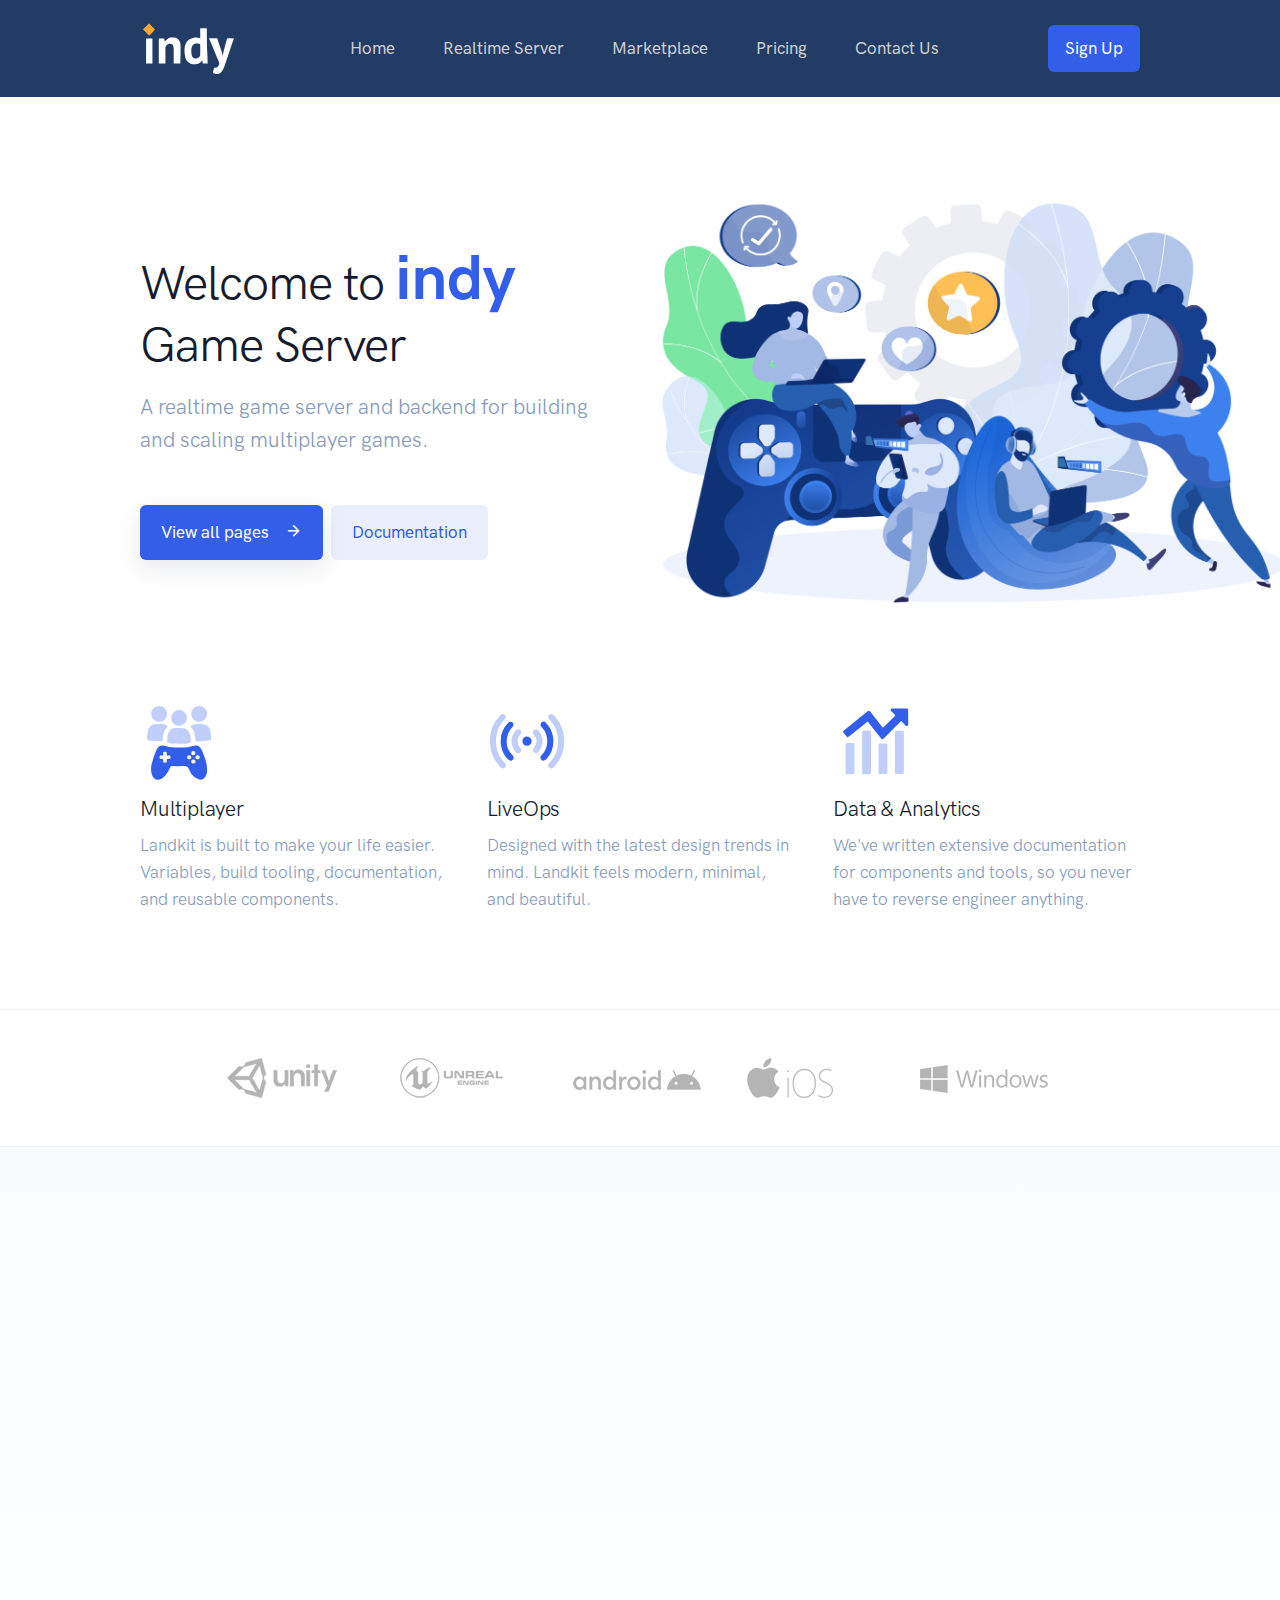
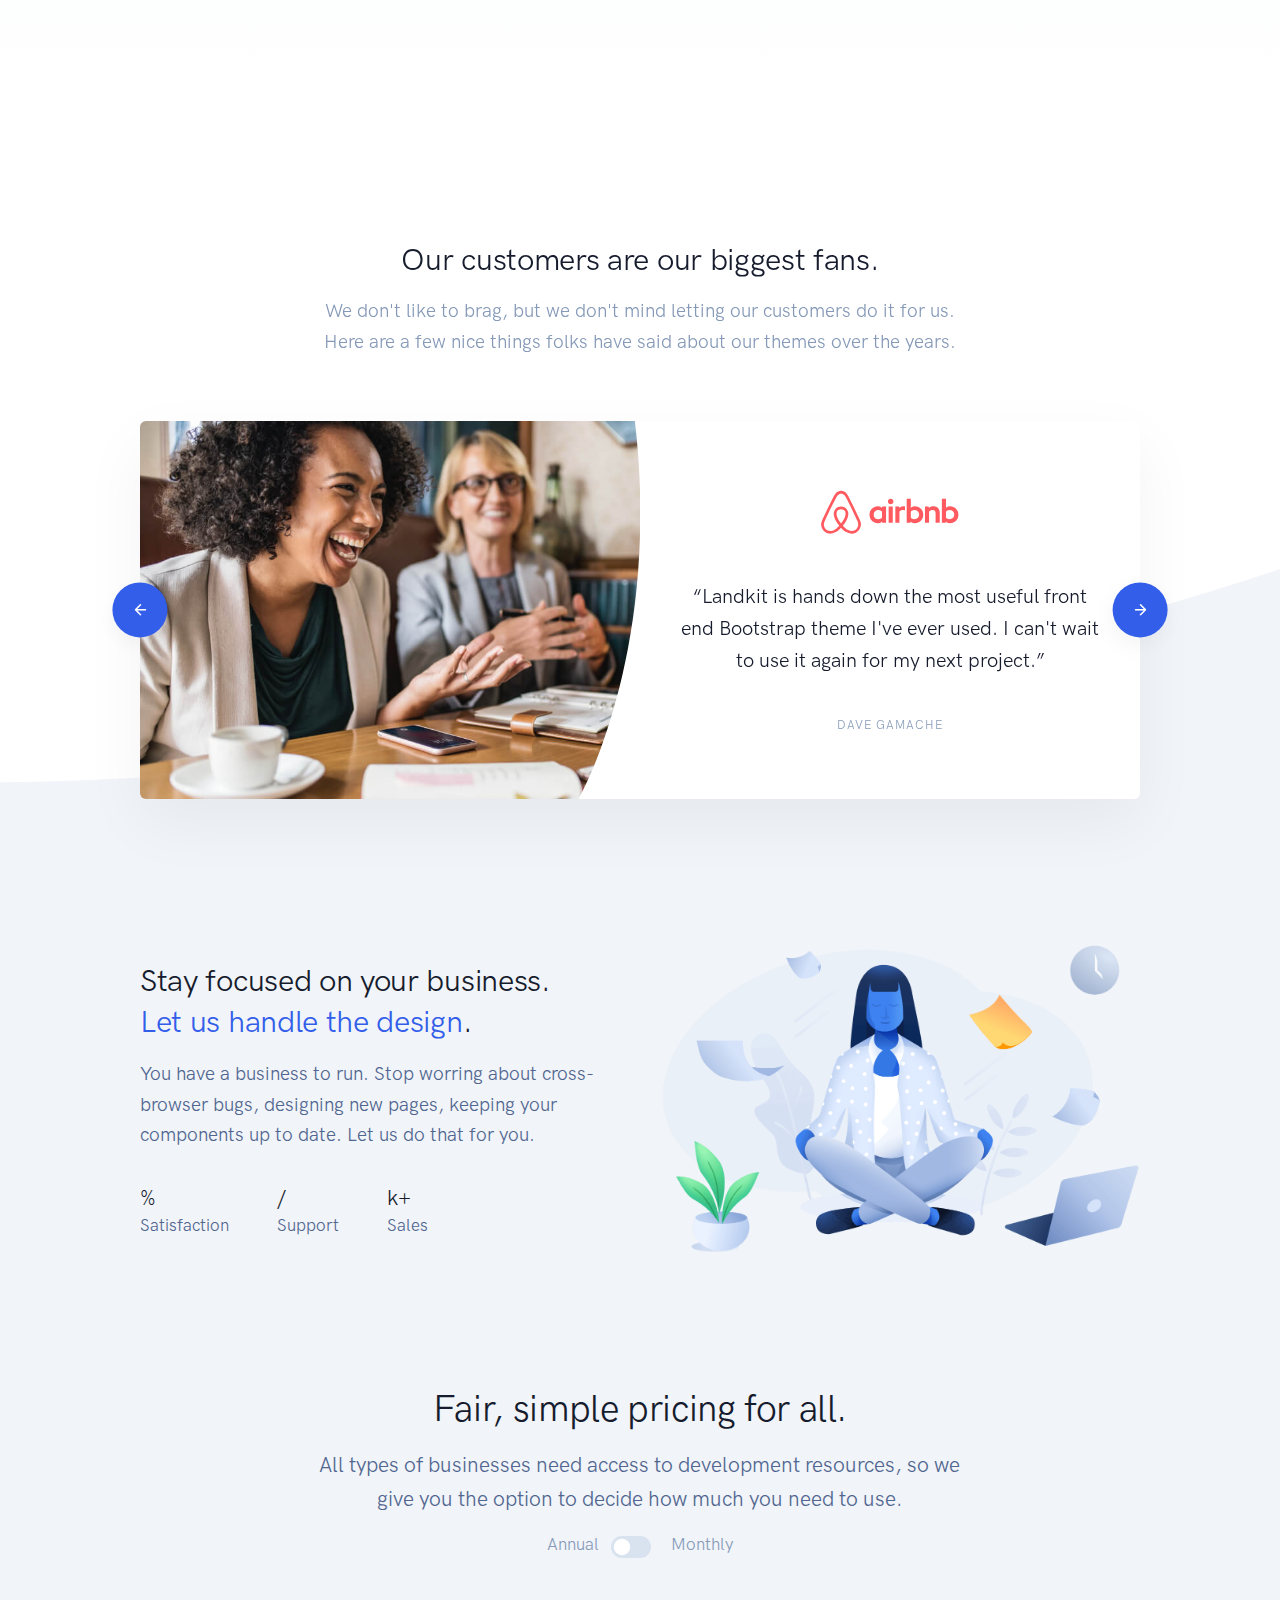
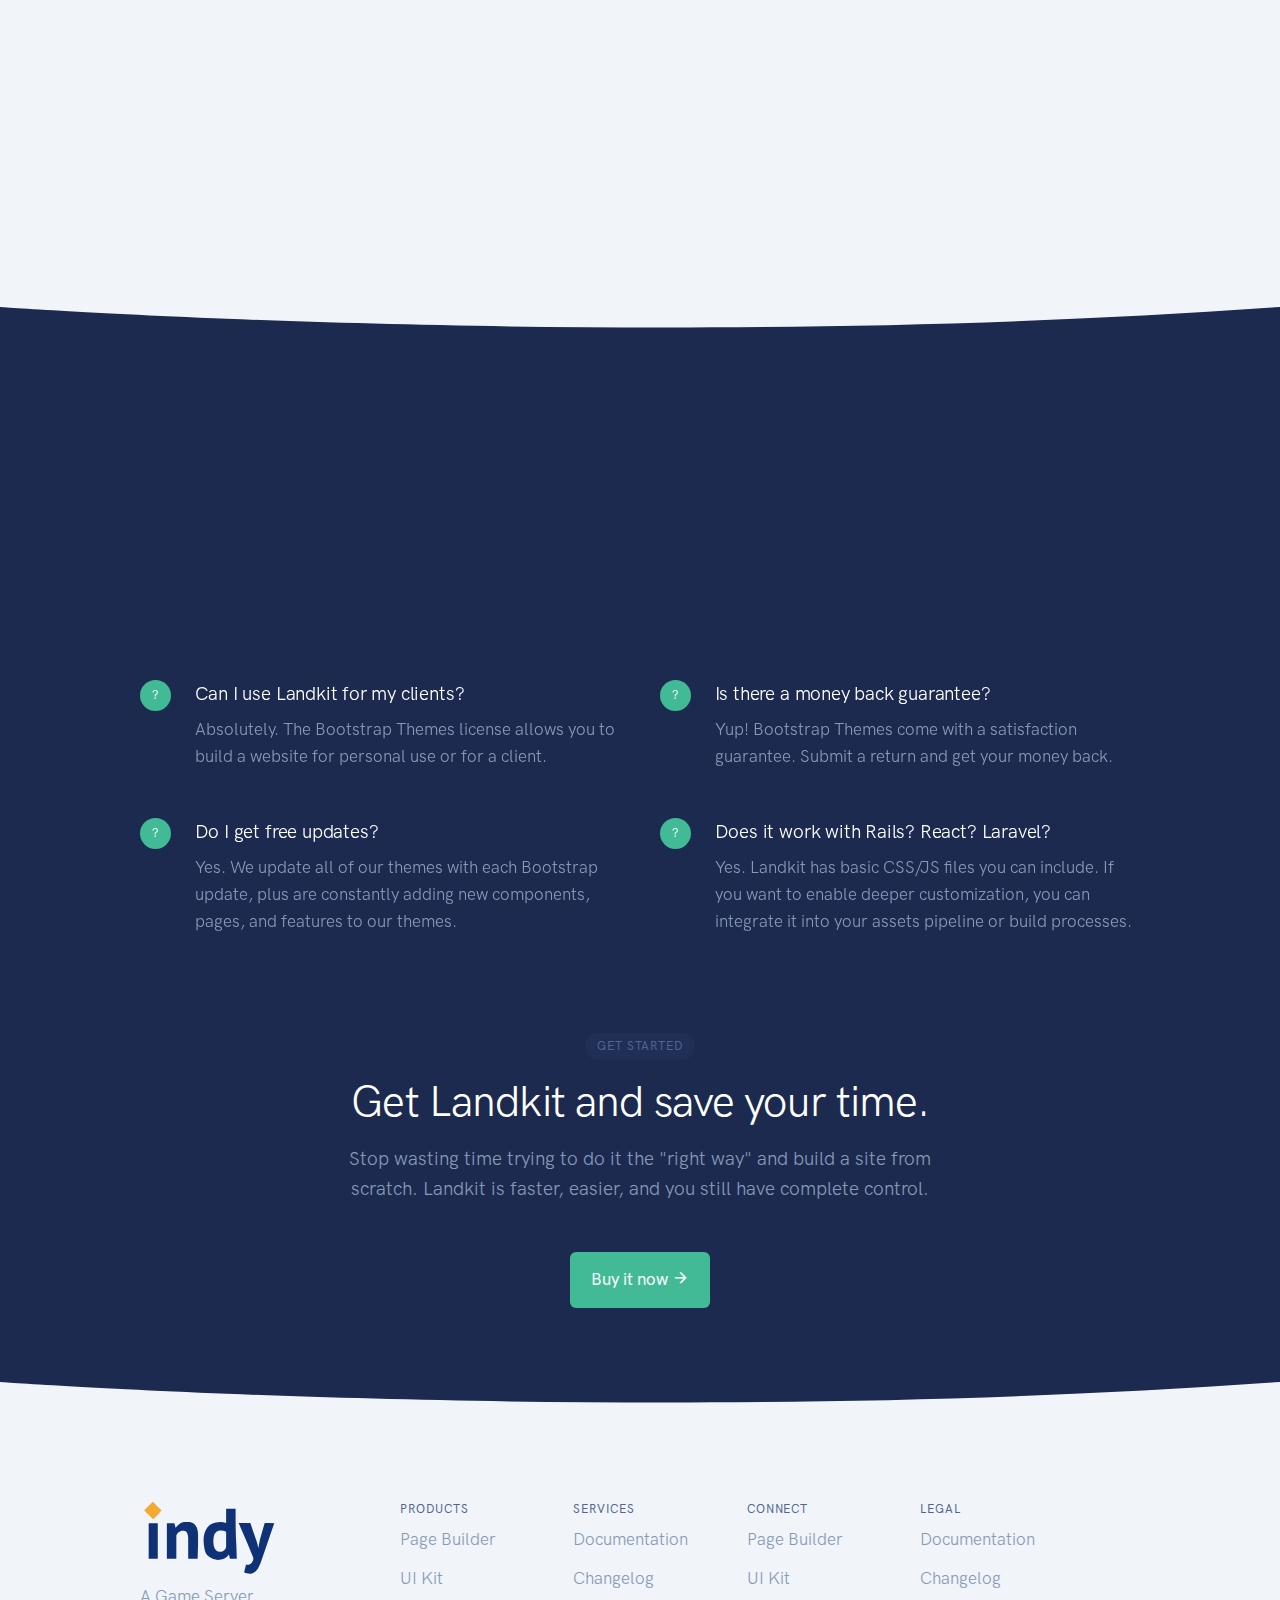
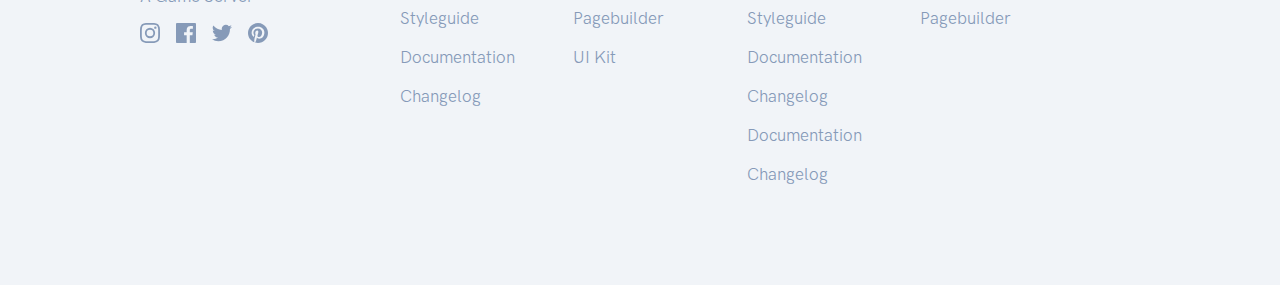
<file: index.html>
<!doctype html>
<html lang="en">
  <head>
    <meta charset="utf-8" />
    <meta name="viewport" content="width=device-width, initial-scale=1" />
    
    <!-- Favicon -->
    <link rel="shortcut icon" href="./assets/favicon/favicon.ico" type="image/x-icon" />
    
    <!-- Map CSS -->
    <link rel="stylesheet" href="https://api.mapbox.com/mapbox-gl-js/v0.53.0/mapbox-gl.css" />
    
    <!-- Libs CSS -->
    <link rel="stylesheet" href="./assets/css/libs.bundle.css" />
    
    <!-- Theme CSS -->
    <link rel="stylesheet" href="./assets/css/theme.bundle.css" />
	  
	<!-- Vijay CSS -->
	<link rel="stylesheet" href="./assets/css/style.css">
    
    <!-- Title -->
    <title>Indy- Game Server - Home</title>
  </head>
  <body>
    <!-- Signup: Horizontal  -->
    <div class="modal fade" id="modalSignupHorizontal" tabindex="-1" role="dialog" aria-labelledby="modalSignupHorizontalTitle" aria-hidden="true">
      <div class="modal-dialog modal-lg modal-dialog-centered" role="document">
        <div class="modal-content">
          <div class="card card-row">
            <div class="row gx-0">
              <div class="col-12 col-md-6 bg-cover card-img-start" style="background-image: url(./assets/img/photos/photo-8.jpg);">
    
                <!-- Image (placeholder) -->
                <img src="./assets/img/photos/photo-8.jpg" alt="..." class="img-fluid d-md-none invisible">
    
                <!-- Shape -->
                <div class="shape shape-end shape-fluid-y text-white d-none d-md-block">
                  <svg viewBox="0 0 112 690" fill="none" xmlns="http://www.w3.org/2000/svg"><path d="M116 0H51v172C76 384 0 517 0 517v173h116V0z" fill="currentColor"/></svg>            </div>
    
              </div>
              <div class="col-12 col-md-6">
                <div class="card-body">
    
                  <!-- Close -->
                  <button type="button" class="btn-close" data-bs-dismiss="modal" aria-label="Close"></button>
    
                  <!-- Heading -->
                  <h2 class="mb-0 fw-bold text-center" id="modalSignupHorizontalTitle">
                    Sign Up
					  
                  </h2>
    
                  <!-- Text -->
                  <p class="mb-6 text-center text-muted">
                    Simplify your workflow in minutes.
                  </p>
    
                  <!-- Form -->
                  <form class="mb-6">
    
                    <!-- Email -->
                    <div class="form-group">
                      <label class="visually-hidden" for="modalSignupHorizontalEmail">
                        Your email
                      </label>
                      <input type="email" class="form-control" id="modalSignupHorizontalEmail" placeholder="Your email">
                    </div>
    
                    <!-- Password -->
                    <div class="form-group mb-5">
                      <label class="visually-hidden" for="modalSignupHorizontalPassword">
                        Create a password
                      </label>
                      <input type="password" class="form-control" id="modalSignupHorizontalPassword" placeholder="Create a password">
                    </div>
    
                    <!-- Submit -->
                    <button class="btn w-100 btn-primary" type="submit">
                      Sign up
                    </button>
    
                  </form>
    
                  <!-- Text -->
                  <p class="mb-0 fs-sm text-center text-muted">
                    Already have an account? <a href="./signin-illustration.html">Log in</a>.
                  </p>
    
                </div>
              </div>
    
            </div> <!-- / .row -->
          </div>
        </div>
      </div>
    </div>

    <!-- NAVBAR -->
    <nav class="navbar navbar-expand-lg bg-drak_blue">
      <div class="container">
    
        <!-- Brand -->
        <a class="navbar-brand" href="./index.html">
			<img src="assets/img/brand.svg" class="navbar-brand-img" alt=""> 
        </a>
    
        <!-- Toggler -->
        <button class="navbar-toggler navbar-dark" type="button" data-bs-toggle="collapse" data-bs-target="#navbarCollapse" aria-controls="navbarCollapse" aria-expanded="false" aria-label="Toggle navigation">
          <span class="navbar-toggler-icon"></span>
        </button>
    
        <!-- Collapse -->
        <div class="collapse navbar-collapse" id="navbarCollapse">
    
          <!-- Toggler -->
          <button class="navbar-toggler" type="button" data-bs-toggle="collapse" data-bs-target="#navbarCollapse" aria-controls="navbarCollapse" aria-expanded="false" aria-label="Toggle navigation">
            <i class="fe fe-x"></i>
          </button>
    
          <!-- Navigation -->
          <ul class="navbar-nav ms-auto ">
            <li class="nav-item dropdown">
				<a class="navbar-text nav-link " href="index.html">
                 Home
                </a>
            </li>
			  <li class="nav-item dropdown">
              <a class="navbar-text nav-link  "  href="realtime-server.html"  >
                Realtime Server 
              </a>
            </li>
			  <li class="nav-item dropdown">
              <a class="navbar-text nav-link"  href="marketplace.html"  >
                Marketplace
              </a>
            </li>
			  <li class="nav-item dropdown">
              <a class="navbar-text nav-link"  href="pricing.html"  >
               Pricing
              </a>
            </li>
			  <li class="nav-item dropdown">
              <a class="navbar-text nav-link"  href="contact.html"  >
                Contact Us
              </a>
           	</li>
          </ul>
    
          <!-- Button -->
			<a class="navbar-btn btn btn-sm btn-primary lift ms-auto" data-bs-toggle="modal" href="#modalSignupHorizontal">
                    Sign Up
                    </a>
       
    
        </div>
    
      </div>
    </nav>

    <!-- WELCOME -->
    <section class="pt-4 pt-md-11">
      <div class="container">
        <div class="row align-items-center">
          <div class="col-12 col-md-5 col-lg-6 order-md-2">

            <!-- Image -->
            <img src="assets/img/illustrations/Home01.png" class="img-fluid mw-md-150 mw-lg-130 mb-6 mb-md-0" alt="..." data-aos="fade-up" data-aos-delay="100">

          </div>
          <div class="col-12 col-md-7 col-lg-6 order-md-1" data-aos="fade-up">

            <!-- Heading -->
            <h1 class="display-3 text-center text-md-start">
              Welcome to <span class="text-primary welcomtext" >indy</span> <br>
              Game Server
            </h1>

            <!-- Text -->
            <p class="lead text-center text-md-start text-muted mb-6 mb-lg-8">
              A realtime game server and backend for building and scaling multiplayer games.
            </p>

            <!-- Buttons -->
            <div class="text-center text-md-start">
              <a href="overview.html" class="btn btn-primary shadow lift me-1">
                View all pages <i class="fe fe-arrow-right d-none d-md-inline ms-3"></i>
              </a>
              <a href="docs/index.html" class="btn btn-primary-soft lift">
                Documentation
              </a>
            </div>

          </div>
        </div> <!-- / .row -->
      </div> <!-- / .container -->
    </section>

    <!-- FEATURES -->
    <section class="py-8 py-md-11 border-bottom">
      <div class="container">
        <div class="row">
          <div class="col-12 col-md-4" data-aos="fade-up">

            <!-- Icon -->
            <div class="icon text-primary mb-3">
              <img src="assets/img/icons/icon-01.svg" width="80px" alt="">
			</div>

            <!-- Heading -->
            <h3>
              Multiplayer
            </h3>

            <!-- Text -->
            <p class="text-muted mb-6 mb-md-0">
              Landkit is built to make your life easier. Variables, build tooling, documentation, and reusable components.
            </p>

          </div>
          <div class="col-12 col-md-4" data-aos="fade-up" data-aos-delay="50">

            <!-- Icon -->
            <div class="icon text-primary mb-3">
            <img src="assets/img/icons/icon-02.svg" width="80px" alt="">
			</div>

            <!-- Heading -->
            <h3>
              LiveOps
            </h3>

            <!-- Text -->
            <p class="text-muted mb-6 mb-md-0">
              Designed with the latest design trends in mind. Landkit feels modern, minimal, and beautiful.
            </p>

          </div>
          <div class="col-12 col-md-4" data-aos="fade-up" data-aos-delay="100">

            <!-- Icon -->
            <div class="icon text-primary mb-3">
            <img src="assets/img/icons/icon-03.svg" width="80px" alt="">
			</div>

            <!-- Heading -->
            <h3>
              Data & Analytics
            </h3>

            <!-- Text -->
            <p class="text-muted mb-0">
              We've written extensive documentation for components and tools, so you never have to reverse engineer anything.
            </p>

          </div>
        </div> <!-- / .row -->
      </div> <!-- / .container -->
    </section>

    <!-- BRANDS -->
    <section class="py-6 py-md-8 border-bottom">
      <div class="container">
		  
        <div class="row align-items-center justify-content-center">
		
            <!-- Text -->
          <div class="col-6 col-sm-4 col-md-2 mb-4 mb-md-0">

            <!-- Brand -->
            <div class="img-fluid text-gray-600 mb-2 mb-md-0">
		     <img src="assets/img/icons/platform-logo-unity.png" width="110" height="40" alt=""> </div>

          </div>
          <div class="col-6 col-sm-4 col-md-2 mb-4 mb-md-0">

            <!-- Brand -->
            <div class="img-fluid text-gray-600 mb-2 mb-md-0">
		    <img src="assets/img/icons/platform-logo-unreal.png" width="104" height="40" alt=""> </div>

          </div>
          <div class="col-6 col-sm-4 col-md-2 mb-4 mb-md-0">

            <!-- Brand -->
            <div class="img-fluid text-gray-600 mb-2 mb-md-0">
		    <img src="assets/img/icons/platform-logo-and.png" width="128" height="20" alt=""> </div>

          </div>
          <div class="col-6 col-sm-4 col-md-2 mb-4 mb-md-0">

            <!-- Brand -->
            <div class="img-fluid text-gray-600 mb-2 mb-md-0">
		    <img src="assets/img/icons/platform-logo-ios.png" width="86" height="40" alt=""> </div>

          </div>
          <div class="col-6 col-sm-4 col-md-2 mb-4 mb-md-0">

            <!-- Brand -->
            <div class="img-fluid text-gray-600 mb-2 mb-md-0">
		    <img src="assets/img/icons/platform-logo-win.png" width="128" height="28" alt=""> </div>

          </div>
          
        </div> <!-- / .row -->
      </div> <!-- / .container -->
    </section>

    <!-- ABOUT -->
    <section class="pt-8 pt-md-11 bg-gradient-light-white">
      <div class="container">

        <div class="row align-items-center">
          <div class="col-12 col-md-7 col-lg-6" data-aos="fade-right">

            <!-- Heading -->
            <h2>
              We have lots of experience <br>
              <span class="text-primary">building Bootstrap themes</span>.
            </h2>

            <!-- Text -->
            <p class="fs-lg text-muted mb-6">
              We've built well over a dozen Bootstrap themes and sold tens of thousands of copies.
            </p>

            <!-- List -->
            <div class="d-flex">

              <!-- Icon -->
              <div class="icon text-primary">
                <svg width="24" height="24" viewBox="0 0 24 24" xmlns="http://www.w3.org/2000/svg"><g fill="none" fill-rule="evenodd"><path d="M0 0h24v24H0z"/><path d="M12 8H8a4 4 0 00-4 4v1a3 3 0 003 3v2a5 5 0 01-5-5v-1a6 6 0 016-6h4V4.728a.5.5 0 01.8-.4l2.856 2.133a.5.5 0 01-.001.802l-2.857 2.121A.5.5 0 0112 8.983V8z" fill="#335EEA"/><path d="M12.058 16H16a4 4 0 004-4v-1a3 3 0 00-3-3V6a5 5 0 015 5v1a6 6 0 01-6 6h-3.942v.983a.5.5 0 01-.798.401l-2.857-2.12a.5.5 0 010-.803l2.856-2.134a.5.5 0 01.8.401V16z" fill="#335EEA" opacity=".3"/></g></svg>              </div>

              <div class="ms-5">

                <!-- Heading -->
                <h4 class="mb-1">
                  Bootstrap users since the beginning
                </h4>

                <!-- Text -->
                <p class="text-muted mb-6">
                  We've been developing with Bootstrap since it was publicly released in 2011.
                </p>

              </div>

            </div>
            <div class="d-flex">

              <!-- Icon -->
              <div class="icon text-primary">
                <svg width="24" height="24" viewBox="0 0 24 24" xmlns="http://www.w3.org/2000/svg"><g fill="none" fill-rule="evenodd"><path d="M0 0h24v24H0z"/><path d="M17.272 8.685a1 1 0 111.456-1.37l4 4.25a1 1 0 010 1.37l-4 4.25a1 1 0 01-1.456-1.37l3.355-3.565-3.355-3.565zm-10.544 0L3.373 12.25l3.355 3.565a1 1 0 01-1.456 1.37l-4-4.25a1 1 0 010-1.37l4-4.25a1 1 0 011.456 1.37z" fill="#335EEA"/><rect fill="#335EEA" opacity=".3" transform="rotate(15 12 12)" x="11" y="4" width="2" height="16" rx="1"/></g></svg>              </div>

              <div class="ms-5">

                <!-- Heading -->
                <h4 class="mb-1">
                  Deep understanding of Bootstrap
                </h4>

                <!-- Text -->
                <p class="text-muted mb-6 mb-md-0">
                  We've watched Bootstrap grow up over the years and understand it better than almost anyone.
                </p>

              </div>

            </div>

          </div>
          <div class="col-12 col-md-5 col-lg-6">

            <div class="w-md-150 w-lg-130 position-relative" data-aos="fade-left">

              <!-- Shape -->
              <div class="shape shape-fluid-y shape-blur-4 text-gray-200">
                <svg viewBox="0 0 803 662" fill="none" xmlns="http://www.w3.org/2000/svg"><path d="M207.979 612.772l1.346-.686a27.64 27.64 0 01-1.764-.134l.418.82zm229.248-123.424l-.897.456c.99-.035.302.316.897-.456zm-172.982 89.124c.519-.921.058-.593.036-1.004-.016.336-.024.669-.036 1.004zm72.053-36.713c.02-.339.035-.675.055-1.014-.53.082-1.055.163-1.566.282.51.257 1.001.476 1.511.732zm-2.25 1.147l-.608-1.193c-.248.268-.469.568-.695.871.434.107.865.216 1.303.322zm-107.79 53.419l-.904.461c.994-.037.309.312.904-.461zm55.788-27.44c1.092-.744.458.283 1.161-1.06.225-.303.451-.605.695-.871-.831.236-1.651.466-2.463.739l.607 1.192zm-53.742 25.882c.161-.41.31-.862.478-1.276l-.896.457.418.819zm-13.482 5.837c-.015.336-.016.712-.032 1.049.523-.97.033-.58.032-1.049zm105.623-54.334c1.371.85 1.495.974 2.131 1.964.618-.643 1.24-1.289 1.851-1.928-.594-.073-1.181-.102-1.764-.134.312-1.66-.773-.497-2.218.098zm-46.215 25.096l.209.41c1.781-.954.539-.275 2.045-1.558a28.897 28.897 0 01-.289 1.648c2.072-1.478 1.282-1.263 1.672-3.385-1.029.196-2.066.396-3.114.554.168 1.885.444.854-.523 2.331zm-54.277 28.172c-.189-.748-.401-1.532-.597-2.276l.147 2.505.45-.229zm36.99-20.912c.549-.937.052-.543.033-1.049.003.374-.017.712-.033 1.049zm217.314-111.243l.442-.226c-.142.448-.31.863-.478 1.277.019-.339.035-.675.036-1.051zm-.105 3.15c2.267-1.765 2.4-1.504 1.243-4.246-.809.271-1.632.503-2.441.774.125 2.424.935 1.448 1.198 3.472zm-7.619 2.85c.02-.338.017-.712.036-1.051.804.107 1.616.21 2.427.312-.831.236-1.658.47-2.463.739zm-2.913.968c-.282-.185-.586-.405-.868-.59l.904-.461c-.019.339-.016.713-.036 1.051zm.775-2.929c-.616 1.769-4.132 3.044-5.488 4.815.494.592.984 1.187 1.475 1.782 2.179-1.674 1.766-1.416 4.054-2.066a29.59 29.59 0 01-1.504-.735c1.407-.201 2.813-.401 4.208-.643-.868-.214-1.755-.466-2.616-.684 1.616-.167 3.247-.294 4.87-.465.392-1.419.178-.277-.164-1.417.168-.414.318-.866.486-1.28 1.129 1.02 1.029 1.118 2.375 1.323l-1.234-2.421c1.53.629.306-.062 1.286 1.41l1.382-1.737c-5.082.103-5.656 1.662-9.13 2.118zm-63.096 33.135c-.425 1.014-.379.193-.852-.551l-1.8.917c.023 1.49.265.475-.297 1.652.989.857-.241.686 1.53.769-.015.337-.035.675-.032 1.049.486-1.28.965-2.556 1.451-3.836zm-28.775 13.676c-1.383 1.362-2.75 2.762-4.132 4.123l-.626-1.229c-.113 1.277-.241 2.515-.342 3.787.678-.205.608-.498.643.141 1.662-1.832 1.13-.622.534-2.289 1.597-.251 1.494-.949 3.331-.149 3.657-1.347 3.951-1.027 3.215-3.703 1.547.902.811 1.417 2.186.951 0 0 .583.032.486-1.28.804.107 1.615.209 2.408.275-.121-1.018-.957-.498.044-1.008-.688-2.84-4.905-.551-7.747.381zm-6.594 4.861c-.362-.332-.719-.665-1.062-.96l.608 1.192.454-.232zm-34.386 16.02l1.234 2.421-1.941-1.592c-.507.117-1.036.2-1.547.319.243 1.847-.088 1.077 1 3.057l-.45.229-1.707-2.227c-1.713.638-1.853.85-4.244 1.693.085 1.693-.163.599-1.611 1.29 1.39.512 2.769.982 4.159 1.494.659-1.18.726-1.637.763-2.97l.447-.227c.33 1.614.614.672-.27 1.686.357.334.719.666 1.057.962 1.329-1.005.9-1.021 2.463-.738.696-1.246 1.69-1.565 2.576-3.847-.133-.636-.249-1.233-.382-1.87-.51.12-1.036.2-1.547.32zm-13.839 9.584c-.946-.643-.628-1.04-1.921-1.554a162.294 162.294 0 00-.358 3.748c2.319.883.017-.15 2.652-.366-.795-.44-1.587-.881-2.382-1.32 1.04.174 2.057.313 3.089.491.934-1.79-.446-1.087 1.592-1.327-.113-1.867-.764-.691.068-2.1-.361-.332-.718-.666-1.061-.961-1.627 1.956-.937 1.838-1.679 3.389zm-20.261 10.324l-.626-1.229 1.321.359-.695.87zm15.825-10.128c-.47 1.366-.048-.022-1.591 1.327-1.124.948-1.019.566-.511 2.325-2.134-.086-.647-.092-2.255 1.149a125.45 125.45 0 00-.147-2.506c-.652.192-1.331.35-1.99.545a28.78 28.78 0 00-.289 1.649c-1.584-.46-2.143.575-3.46 2.231.019-.009.045.025.06.017a8.354 8.354 0 01-.133.068c-.463.564-.999 1.213-1.699 1.898.676-1.846-.522-.766 1.699-1.898.029-.015.044-.069.073-.085-2.296-.847-3.782-.231-3.295 1.21-1.974-.167-.457.75-1.958-.503-4.63 2.969-3.599 2.068-6.184 5.684l-.121-2.472-2.25 1.147a66.853 66.853 0 00-1.647 2.34s-7.858 3.3-9.426 3.771c-.15.452-.318.866-.487 1.28.659.18 1.322.359 1.981.54.361.332.718.665 1.061.96.172-1.308 0-.845-.374-1.827 1.124-.526 2.515-.812 2.496-1.788 1.501.455.712.294 1.932 1.549 3.747-3.129 1.785-2.41 6.06-2.571-.547-.706-1.117-1.448-1.687-2.19 4.194 1.382 4.542-1.282 6.638-.332.391-1.56.251-.363-.575-2.242 2.933.524 9.686-3.95 10.279-3.219.503-1.054.272-1.875.775-2.929.027 2.286 6.912-1.692 9.13-2.118-.116-.598-.249-1.234-.366-1.832-.586-.405-1.153-.773-1.739-1.178zm-48.378 24.181c-.015.336-.035.675-.044 1.007.247.016.475-.007.702-.029.071-.082.126-.204.203-.291-.443-.713.413-.304-.861-.687zm185.187-90.791c0-.376.016-.713.036-1.051l.442-.226c-.157.409-.329.825-.478 1.277zM427.8 493.119l-.209-.41.937-1.51-.728 1.92zm-6.992 4.079c-.06-.486-.116-.974-.176-1.459l1.522.772-1.346.687zm-1.351.687c-.01-.37.01-.708.029-1.047l.45-.229c-.168.414-.337.829-.479 1.276zm-8.53 3.314l-.417-.819c.792.534.499-.114.417.819zm44.207-24.588c.752 1.071.905 1.603.345 2.921.271-1.593-.349-.574-1.764-.134.526-.456 1.064-.871 1.591-1.327-.282-.185-.567-.368-.871-.588-2.747 1.681-1.142 1.051-2.521 2.833.016-.337.017-.713.025-1.046-1.874-.405-.979 1.766-2.218.098l-.72 1.916c-1.726 1.302-.559 1.082-2.426-.312-2.613 1.19-1.729 1.021-4.245 1.693-.261.978-.522 1.955-.775 2.929 1.263-.409.048-.494 1.559-.278-2.957 1.507-1.397-.462-4.263 1.656.321-.492.619-1.02.932-1.508.016-.337.036-.675.033-1.049-.507.118-1.029.196-1.536.314-1.668 2.116-4.627 3.296-8.559 4.361.939 1.117.961 1.528-.113 3.108.101-.897.213-1.798.303-2.735-1.908 1.019-2.154.158-2.287 2.197l-.607-1.192c-4.389 5.051-9.687 5.357-15.153 9.222.096-.565.188-1.128.289-1.649a196.854 196.854 0 00-3.444 3.256c-.231-.023-1.864-.129-1.141 1.098l-3.276-.865a9.837 9.837 0 00-.687.867c1.5.221.289.134 1.536-.314-.394.717-.787 1.434-1.174 2.147-.056-.488-.116-.973-.172-1.461-2.216 2.162.169 1.509-2.564 3.887.357.334.718.666 1.057.963 1.591-1.374 4.958-3.512 5.211-3.125 1.435-1.34.687-1.475.523-2.33l1.8-.918c-.299 1.373-.093.939-1.174 2.147 1.734.618 1.24.025 3.754-.411-1.897-1.379-.111-.788-.33-2.882l.897-.457 1.025 2.012c1.731-1.211 1.773-1.091 1.438-2.751 2.293-.887 8.859-.103 9.913-5.051l.446-.227c-.036.675-.045 1.383-.08 2.058 1.94-.753.475-.805 2.009-.507-.217-1.344-.184-.61-1.27-1.37 2.934-.651 2.997-1.199 5.774-.925.169-.414.33-.825.498-1.239 1.119-2.448.468-.849 3.608-1.839a28.831 28.831 0 00-1.775-.127c2.854-1.36 6.911-2.63 9.375-2.759.109-.9.221-1.802.322-2.698 4.412.52 9.861-5.494 12.742-3.959.775-1.568.829-.938.112-3.107.586.405 1.153.773 1.739 1.178.215-1.657-.706-1.423-1.208-3.466-.84.569-1.668 1.178-2.503 1.745zm-178.131 91.278l.447-.228c-.354-.336-.693-.632-1.054-.964-.016.336-.036.675-.052 1.011.225.074.453.145.659.181zM486.947 458.9c-2.343 1.756-1.937 1.55-4.505 2.295.707 1.47.645.328-.08 2.058-.06-.485-.098-.936-.158-1.421-2.212 1.69-2.339 2.13-4.504 2.295-.486.904-.956 1.848-1.434 2.748l.835 1.64c1.531-.546 2.291-.699 3.392-2.245.92-1.172.256-.177-.627-1.229 2.15.265 1.292-.095 2.391 1.363 2.403-3.008 3.064-4.893 4.654-6.454 0-.375.016-.712.036-1.05zM261.001 576.558l1.801-.917c-1.09 1.447-.016.852-1.801.917zm-2.225.102l.454-.232c.358.334.719.666 1.077 1-1.291-.28-.331.169-1.531-.768zm13.723-6.476c-.938.431-.098.003-.487 1.28l.418.82a126.846 126.846 0 01-1.941-1.592l-2.25 1.146c.51.256 1.02.513 1.523.773-2.348.633-1.143-.028-2.697 1.374.101-.896.213-1.798.322-2.698-.557.847-1.156 1.668-1.635 2.475.046.071.117.175.2.273-.13.02-.253.036-.403.018-.431.736-.742 1.458-.77 2.129-1.714-.769-1.254-1.144-2.636-.722-1.198-.328-1.993.171-3.765.417-.227 2.931.578 1.724-.808 3.978-1.909-.998-.602-1.429-1.94-1.592l-1.303-.322c-.688.867-1.402 1.7-2.089 2.566-.419-.443-.852-.926-1.27-1.37-.282 1.129-.439 1.115-1.193 2.109 1.611.634 1.238.214 1.523.773 1.249.63 7.873-1.9 12.983-4.551l.011-.006-.011.006c3.455-1.808 6.227-3.642 6.14-4.677 1.615.678.815.617 1.984.538.891-1.111.896.012.72-1.916 1.095-.793.832-.095 1.383-1.737-1.599.017-.592-.167-2.009.508zm-24.316 12.389c-4.02-.11-4.838 3.544-7.366 2.252-.393.341-.771.721-1.138 1.096l1.234 2.421c.351-.038.728-.042 1.105-.047l-1.044-2.049c1.53.629.306-.062 1.286 1.41.816-1.636.908.053.723-1.917 1.026.697 1.386-.049.627 1.229l.209.41c1.782-1.753 1.153-.541.522-2.331 2.218-.098.901-.365 1.728 1.184 2.022-.842 1.992-1.249 3.557-.827 1.639-2.806-.931-1.027 2.089-2.566-1.447-.623-2.901-1.243-4.348-1.867l.816 1.602zm-52.641 25.837c.511-.119 1.029-.196 1.54-.315l.505-1.243c-.526.08-1.056.162-1.566.282l-.479 1.276zm30.17-15.372c.226-1.148.027-.812-.173-1.461.057.487.117.973.173 1.461zm137.216-72.496c.136.634.249 1.233.385 1.868.214-1.188.772-1.05-.385-1.868zm-147.78 77.362c.374-.378.752-.758 1.145-1.1-1.214-.929-.228-.493-1.53-.768.285.183.586.405.871.588l-1.775-.128c.437.481.851.927 1.289 1.408zM504.54 448.903c-2.534.728-2.343.771-1.617 2.372-.336.5-8.912 3.134-9.185 3.132-.331 1.154-5.623 6.197-7.358 7.831.282.185.586.406.868.591-.245.265-.47.567-.695.87 3.347-2.644 3.409-2.864 5.469-4.852-.168.414-.318.866-.479 1.276 1.732-1.586 1.535-1.016 1.23-3.16 3.933-1.3 4.681-1.634 7.113-1.606.537-1.494.715-.694.333-2.704l.893-.455c.06.486.108.93.164 1.418 1.624-.124 3.242-1.933 5.003-3.534.937.836.694-.542 1.382-1.737-1.33-.026-2.652-.01-3.982-.036.301.222.587.405.861.594zm-78.809 40.155c.549-.937.033-.58.033-1.049.003.374-.017.712-.033 1.049zm-149.274 75.543l-.209-.41-1.346.686c1.438.487.039.215 1.555-.276zm233.736-119.095a18.365 18.365 0 01-.871-.588l.417.82c-2.077.824-1.779.249-1.383 1.736l-.903.461c2.793.36 3.688-1.129 4.54-3.346l2.845 1.132-.418-.82c.226-.302.47-.568.688-.867-2.437-1.011-3.083-.634-4.915 1.472zM312.036 546.473l-1.315-.363c.354.336.712.67 1.073 1.002.073-.225.169-.414.242-.639zm-4.505 2.295c.169-.414.337-.829.486-1.28l-1.052.536a2.78 2.78 0 01-.076.32l.642.424zm208.36-107.666l-.992 2.523c.943-1.56.768.312 1.285 1.41 1.743-2.484 1.834-1.873 1.053-4.619l-1.346.686zm-25.223 12.852c.041.448.101.934.157 1.421 1.205-1.552.679-.018.739-1.878l-.896.457zm-31.525 16.062c-.015.336-.035.675-.051 1.011.678-.158 1.357-.315 2.009-.507l-.607-1.192-1.351.688zm-16.056 9.683c.698-.497 1.366-1.025 2.045-1.559l-1.302-.321-.707.829c-.001.376-.017.712-.036 1.051zm-124.45 61.909l.816 1.601c.37-.376.764-.717 1.141-1.097-.662-.179-1.321-.359-1.957-.504zm-18.018 9.18c1.397.508 1.415.405 3.311-.185l-1.112.05c.363-1.64-1.45-.059-2.199.135zm197.948-101.376l2.199-.135-.189-.372c-.679.158-1.35.312-2.01.507zm-18.31 10.831c.095-.189.168-.414.245-.64l-1.303-.322c-.095.189-.168.414-.245.641l.19.372 1.113-.051zm-7.363 2.25c-.019.338-.035.675-.055 1.014.755-.009 1.49-.055 2.226-.102-1.511-.638-.759-.881-2.171-.912zm-149.57 77.196l1.357-.692-1.756-.091.399.783zm-8.131 5.175c-.055-1.286-.423-.207.479-1.277-.434-.107-.868-.214-1.295-.325-.244.265-.469.568-.695.87 1.184.898.232.492 1.511.732zm-27.228 13.357l.443-.226c-.362-.332-.693-.632-1.05-.966l.607 1.192zm206.793-107.384c-.244.265-.473.569-.699.872l1.306.32c.386-.337.764-.717 1.157-1.059-.602-.068-1.188-.098-1.764-.133zM276.336 562.129c.993-.037.301.315.896-.457l-.896.457zm-13.06 6.654c-.188.753-.346 1.537-.534 2.29 1.301-1.649.745-1.224.534-2.29zm-67.581 35.467c-1.609 1.477-1.334.914-1.438 2.75l1.836-1.968c.089-.561.204-1.089.285-1.647-.518.076-1.044.157-1.555.276.282.185.567.368.872.589zm65.99-34.14l1.346-.686c-.453-.145-.88-.256-1.314-.363-.016.337-.036.675-.032 1.049zm-68.871 34.059l-.695.87c.415.446.852.927 1.266 1.373.288-1.32.498-1.239-.571-2.243zm33.569-17.621c-.019.339-.016.713-.036 1.051l.904-.46c-.282-.185-.586-.406-.868-.591zm-9.912 5.051l-1.801.917c.679-.158 1.338-.353 2.009-.507l-.208-.41zm129.737-67.137l-.904.461c.989-.035.328.349.904-.461zm-83.803 43.732c.552-.938.036-.581.036-1.05-.001.375-.017.712-.036 1.05zm-7.929 5.589c1.672-1.462.989-1.02 3.399-2.248-2.063-.638-1.747.139-2.635-.722l-.238.121-.65.472c.036.779.072 1.558.124 2.377zm264.928-132.454c.015-.336.035-.675.032-1.048l.454-.232c-.15.452-.318.866-.486 1.28zm1.866-1.983l.038.075c.274.189.522.344.8.531-1.091-.43-.697-.209-.8-.531-.027-.034-.045-.024-.072-.058l.034-.017a1.661 1.661 0 00-.242-.392c-1.103.42-2.235.81-3.337 1.23.952 1.345.346.762.121 2.472 2.676-.19 2.716-1.336 6.06-2.571-.218-2-.964-.917.314-2.741.313.873-.467.52.417.82-.379 1.554 1.808.017 3.114-.555.415-1.384.353-.226-.626-1.229l6.305-3.212c-.709-.296-1.447-.624-2.167-.914 2.272-.782 2.21-.61 4.472-1.246l.278-1.69c-1.189-.098-2.358-.16-3.539-.262-.193 3.899-8.535 7.821-11.17 10.29zm.09-3.096l-.209-.41-1.775-.127 1.53.768.454-.231zM263.579 566.048c.219.78.408 1.528.601 2.274.5-.113 1.029-.196 1.555-.276l-2.156-1.998zm273.629-139.891c.444 3.106-1.253.31.085 3.523l1.358-.691c.214-.297.443-.602.684-.865-.282-.185-.583-.407-.868-.59-.198-1.307-.123-.829-1.259-1.377zm-156.274 79.626l-.904.461c.974-.074.309.312.904-.461zm-102.38 56.248c1.32.219 1.372-.23 3.106-.598a278.443 278.443 0 00-.55-3.286 94.154 94.154 0 00-3.304.182c-.71 1.347-.068.317-1.164 1.063.972 1.006 3.27.164 1.912 2.639zm-21.759 8.506c1.291.28.335-.171 1.53.768 1.161-.544.506-.304 2.009-.507-1.235-1.295-1.867-1.864-2.847-1.928-.167.132-.318.303-.489.437-.071.412-.132.818-.203 1.23zm139.69-73.194l.608 1.192c-.119-1.207.875-1.243-.608-1.192zm68.398-33.865l.454-.231c-.342-.295-.7-.629-1.061-.961l.607 1.192zm-242.02 122.846c.523-.97.033-.58.033-1.049-.016.337-.036.675-.033 1.049zm21.648-12.062l-.447.227c-.888 2.33.092 1.221.539 3.292.622-.645 1.214-1.322 1.836-1.968-.728-1.881-.138-1.9-1.687-2.19-.036.675-.052 1.387-.08 2.058-.038-.45-.105-.932-.161-1.419zm295.125-154.457c.51.257 1.02.513 1.512.732-.982-.86.256-.647-1.512-.732zm29.061-15.323c.869.214 1.756.466 2.617.685-4.828.676-5.764 3.077-9.191 4.213-.367 1.36.551 1.221-.329 2.702 2.612.64 7.663-6.486 11.018-5.098.536-2.479-.35-1.605 1.869-3.017-2.78-1.023-2.394-.422-5.984.515zm-2.459.737c-.064-.061-.117-.128-.158-.154a.17.17 0 00-.131.019c.094.046.181.096.289.135zm30.082-18.894c.993-.037.328.349.904-.46l-.904.46zm6.421-6.322c.064.484.105.932.161 1.42a19.772 19.772 0 001.559-.278c-.69-1.667-.372-.28-.366-1.832l-1.354.69zm29.455-20.122l-.896.456c-.016.337-.036.675-.033 1.049 1.074-1.204.54-.274.929-1.505zm.278-1.69l-.278 1.69c.53-.082 1.037-.2 1.567-.282-.924-1.501.132-.678-1.289-1.408zm45.54-30.853c.226-.303.47-.568.696-.87.377-.005.735-.047 1.112-.051l-1.984-.538c.06.486.116.973.176 1.459zm80.916-86.135c.619-1.019 1.56-1.076.364-1.64-.022.058-.059.077-.1.098-.09.514-.175 1.027-.264 1.542zM116.404 565.536l-.904.461c.993-.037.309.311.904-.461zm-2.305 2.16l.505-1.243-.904.461.399.782zm-.696.871l-.398-.782-.896.456c.434.107.868.215 1.294.326zm-13.726-11.354c1.001-.04.309.312.904-.46l-.904.46zm687.778-365.784c.386-1.182.963-.538-.157-1.422.06.486.116.973.157 1.422zM89.23 546.723l-.627-1.229-1.35.688c.06.485.116.973.176 1.458.226-.302.451-.604.696-.87.358-.041.735-.046 1.105-.047zm-4.862-6.204c-.526.081-1.048.159-1.555.277 1.224.408.133.307 1.764.133l-.209-.41zm-2.042 1.557l.45-.23c-.357-.334-.719-.666-1.076-1l.626 1.23zm1.207-3.196c-.093.563-.185 1.127-.27 1.687.633-1.074 1.642-1.072.27-1.687zm-1.347.686c-.019.339-.016.713-.036 1.051l.904-.46c-.282-.185-.586-.406-.868-.591zm680.089-349.15l.102.089c.037-.066.022-.058-.102-.089zM80.567 535.277c-.452 1.309.072.526-1.39 1.74l.209.41.904-.461c.434.108.887.252 1.321.36.013-.335.01-.709.029-1.048l.278-1.689-1.351.688zM35.203 426.206c.003.374-.017.712-.033 1.049.282.185.586.405.868.59.218-.298.462-.564.687-.866-.044-.4-.096-.796-.148-1.192l-.563.006-.811.413zm-.21-.41l-.903.461c.993-.037.328.349.904-.461zm-1.928-1.551l-1.8.917c.285.184.586.406.871.589.31-.486.612-1.016.929-1.506zm-1.076-1c-.001.376-.017.713-.037 1.051l.904-.46c-.282-.185-.567-.369-.868-.591zm735.675-228.348c-2.364-.954-3.221-2.535-5.287-4.392-.026.06-.077.18-.086.513l-.417-.82c.187.139.307.172.401.218a19.024 19.024 0 00-2.33-1.769c2.984-1.004 4.048 1.222 6.188-.103.294 2.103.745.653-.538 2.292l2.251-1.147c.855 1.301 1.687 2.566 2.523 3.83-2.011.274-1.046-.03-2.705 1.378zm-9.458-7.429c.526-.08 1.037-.199 1.563-.279-1.289.938-.099.707-1.563.279zm-8.166 24.057c-.225.303-.459.562-.684.865l-.871-.589.245-.641c.377-.004.743-.003 1.101-.045l.209.41zm-3.147 1.604c.02-.339.036-.676.033-1.049l.446-.228c-.15.452-.31.862-.479 1.277zm-3.81 1.424l.045-1.007.453-.232c-.168.415-.336.829-.498 1.239zm-16.008-3.574c.02-.339.036-.675.037-1.051.019.554.55.142-.037 1.051zm16.067 44.885c.205-1.465.155-.267-.161-1.42l.45-.229c.123 1.298.678.171-.289 1.649zm-85.779-152.765c-7.552-1.782-13.137-11.84-20.215-9.595.245-.641.49-1.282.731-1.921-2.715.492-1.772.246-4.435.195-1.138-1.156-.045-.915-1.025-2.011 2.541-.31 24.972 6.702 27.71 9.859 0 0-.912 2.247-2.766 3.473zm.655.183c1.272.243.312-.206 1.511.731-.51-.256-1.001-.475-1.511-.731zm-14.582-6.365l-.626-1.23.443-.225c.067.481.123.969.183 1.454zm-12.166-6.049l-.627-1.23c.514.255 1.02.513 1.534.768l-.907.462zm87.758 177.799c.244-.266.47-.568.695-.871l1.347-.686c-.557 1.316-.408 1.334-2.042 1.557zM628.063 87.904c-.922 1.408-.069.692-1.8.917l1.8-.917zM669.7 331.058l-.453.231c-.113-.599-.249-1.234-.363-1.833.206.036.434.107.659.181.041.448.097.935.157 1.421zm-1.8.917l-.417-.819c.788.536.499-.114.417.819zm.173 1.461c.019-.339.016-.713.036-1.051.019.553.539.101-.036 1.051zm-1.555.276l-.836-1.639c.434.483.852.927 1.286 1.41l-.45.229zm-1.592 1.327c-.778-.073-.248-.624-1.559.279.085-.56.177-1.124.27-1.687.678-.158 1.357-.316 2.009-.507l-.72 1.915zm-.245.641c.511-.119 1.037-.2 1.559-.278-1.285.936-.091.703-1.559.278zm-7.498 5.322c-1.413-.594-.625-.151-1.27-1.371.438.106.872.213 1.325.358-.019.338-.035.674-.055 1.013zm-1.74 5.485l-1.801.918c-.265-.898-.522-1.752-.791-2.647-1.088.742-.847.572-1.833 1.966-.082-1.459-.132-1.059-1.072-1.002-.154-1.892.109-.853 1.591-1.327.252-1.63.189-.613-.571-2.243 2.047.412 2.092.905 3.243 1.914-.736.046-1.471.093-2.218.098 1.146.777 2.299 1.55 3.452 2.323zm-2.741 2.429l-.417-.82c.792.535.503-.115.417.82zm-3.206-2.965c-1.274.462-2.897 2.04-2.133 3.621-2.028-.844-.956-2.188-1.388-3.845 1.12-.054.937-.101 1.548-.319a89.274 89.274 0 01-.853-.551c.359-.042.728-.042 1.106-.047.225-.302.45-.605.695-.87l1.025 2.011zm.023 5.619c-1.427-.493-.992-.714-1.948-1.588l2.021-.513c-.021.714-.056 1.389-.073 2.101zm-1.138 1.096c-1.434-.067-2.641.361-4.263 1.656.764-2.031.688-2.181 1.862-3.013l-.418-.819 1.984.537.835 1.639zm-6.364-1.356c-1.402-.552-.359-.051-1.08-.998-.47.568-.913 1.169-1.383 1.737L638.51 350l1.35-.688c.963.401 1.908.765 2.845 1.132-1.058.398-.439-.152-.688.866zm1.406 3.882c-3.641 4.202-10.587 4.785-11.646 10.533l-2.156-1.998.802 2.688c-2.089-1.094-.564-1.402-2.427-.312-1.167-2.503.578-1.139-2.13-1.965 1.933-.75.628-.414 2.642-.36l-.816-1.602c.964.025 1.924.052 2.88.081-.355-1.931-.855-.503.728-1.92-1.526-.254-.296-.13-1.563.28a13.52 13.52 0 01-.864-.592c1.048-.159 2.085-.358 3.114-.554-.411-.964-.357-1.273-.339-2.643-.153-.016-.348-.057-.527-.06-.576.341.22.358-1.026.101a12.2 12.2 0 011.026-.101c.119-.061.287-.099.536-.179.001.093-.006.144-.009.239 1.971.216 2.793 1.674 3.22 2.723.929-1.505 1.869-3.016 2.798-4.522.377-.005.754-.009 1.113-.051l-.937 1.51c.659.18 1.322.358 1.981.539-1.023-.324-.164-.386.687-.866l-1.044-2.049c.663.178 1.322.359 1.984.537l-1.025-2.011.443-.226c2.04.509 1.328.308 2.555 2.78zm-19.417 5.295a354.68 354.68 0 002.199-.135l.209.41c-.905.836-1.817 1.63-2.74 2.429.112-.902.22-1.802.332-2.704zm2.452-.733l.904-.46c.285.183.567.368.852.551l-.94 1.511c-.492-1.767.446-.321-.816-1.602zm3.399-2.248c-1.288.938-.099.707-1.562.28.507-.117 1.036-.2 1.562-.28zm3.461-4.344l.446-.227c-.149.451-.31.862-.479 1.276.016-.337.036-.675.033-1.049zm2.664-.325c-.462.564-.913 1.169-1.383 1.737-.015-1.4-.018-.836-.385-1.869.606.067 1.189.099 1.768.132zm1.808-.921c.427.111.88.255 1.314.363-.169.414-.337.828-.479 1.276l-.454.231c-.132-1.575-.04-.824-.381-1.87zm3.871-3.521l.45-.229c-.15.451-.318.866-.479 1.276.019-.338.028-.671.029-1.047zm2.434.308c1.209 1.261-.552 1.079.835 1.64l.19.372c-.66.195-1.338.353-1.998.549.318-.866.655-1.695.973-2.561zm-.096-3.517c.494.593.984 1.188 1.478 1.78-.285-.183-.567-.368-.852-.551-.244.266-.47.568-.714.833.036-.675.052-1.387.088-2.062zm-17.89 23.897l-.608-1.192c.434.107.869.214 1.322.359-.245.265-.47.567-.714.833zm-6.792-1.091c-.795-.815-1.571-1.593-2.366-2.408.739.327 1.454.62 2.193.947.056.488.116.973.173 1.461zm-3.661-2.734c.218-.298.443-.601.688-.866l.454-.232c-.536 1.165.354.899-1.142 1.098zm.085 3.523c.169-.79.357-1.543.522-2.331l.443-.225c-.151 2.094.41.776-.965 2.556zm-2.005.506c.016-.337.012-.711.032-1.049l.454-.231c-.172.416-.322.867-.486 1.28zm-2.431-.311c.02-.338.036-.674.036-1.05.043.588.55.142-.036 1.05zm-1.137 1.097c.518-.077 1.029-.197 1.555-.277-1.289.938-.099.707-1.555.277zm-2.255 1.148c-.056-.487-.116-.973-.172-1.46l1.8-.918c-.546.795-1.089 1.587-1.628 2.378zm.594 2.278c-.06-.485-.116-.973-.176-1.458.881.818.338.25.176 1.458zm-.871-.588c-.225-.073-.434-.107-.659-.18l-.446.227c-.043-.166-.047-.258-.075-.385a7.2 7.2 0 01-.793-.205c.926-.003.745-.286.793.205.176.051.352.103.521.158l.45-.23.209.41zm-2.54 2.795l-1.8.918a94.558 94.558 0 00-.165-1.418c.286.183.567.368.872.588l.904-.46.189.372zm-.277 1.69c-.434-.107-.868-.214-1.314-.363l1.8-.917c-.149.452-.318.866-.486 1.28zm-4.263 1.656l1.35-.688c-1.06 1.057.126.781-1.35.688zm-2.009.508c.092-.564.204-1.09.296-1.653.351-.038.728-.042 1.105-.047.041.449.098.936.158 1.422-.504.115-1.03.196-1.559.278zm-1.174 2.146c-.718-1.37.543-.229-.382-1.87l1.314.363c-.321.492-.611 1.015-.932 1.507zm-1.739-1.178l-.608-1.192.454-.231c.056.487.116.973.154 1.423zm-.512 2.325l-1.025-2.011c.64.143 1.295.325 1.954.506-.317.49-.612 1.015-.929 1.505zm-.185 5.209c-.847.572-1.668 1.178-2.495 1.788l-.418-.82-.896.457c.736-1.36-.421-.771 1.141-1.098-.06-.485-.116-.973-.176-1.458 1.813.202.712-1.114 2.672-.329-.148.732-.693.305.172 1.46zm-5.798-4.694l.19.372c-1.509.488-.047.634-1.536.314l1.346-.686zm1.061.961c.586.405 1.153.773 1.739 1.178.282.185.567.368.842.557-.275-.189-.56-.372-.842-.557-1.316-.127-1.107.752-1.739-1.178zm-3.27 4.716c-.805.27-1.632.503-2.444.776-.301-.222-.586-.405-.861-.594 1.478-.236-.042-1.104 1.347-.686.407-1.38.007-.989-.148-2.505l1.358-.692c-.041 1.335.016 2.385.748 3.701zm-4.904 1.513l.695-.87.45-.229c-.543 1.168.359.896-1.145 1.099zm-1.072-1.002l.446-.227c-.161.41-.31.862-.479 1.276.016-.336.017-.712.033-1.049zm.385 1.869c-.245.265-.47.568-.714.833a30.882 30.882 0 01-.846-.555c.066-.221.143-.448.238-.637.358-.042.736-.047 1.113-.051l.209.41zm-3.656 2.848c-.189-.748-.382-1.495-.571-2.243.728-.043 1.463-.089 2.217-.098-.546.795-1.111 1.552-1.646 2.341zm-2.174-.91c.02-.339.02-.714.036-1.051l.45-.229c-.164.412-.314.864-.486 1.28zm-4.409 5.812l-1.591 1.327c-.06-.485-.116-.973-.176-1.459.529-.082 1.036-.199 1.559-.278l.208.41zm-3.359 1.196c-.056-.488-.116-.973-.172-1.461l.442-.225a136.71 136.71 0 01-.27 1.686zm-.695.87c-.535.789-1.081 1.583-1.624 2.376-.394-1.536-.737-1.032-2.149-2.002 1.46-.463 1.865-1.185 3.564-.784-.526.081-1.029.196-1.555.276 1.177.527.184 1.033 1.764.134zm-5.433 3.801l-.627-1.229c1.291.28.331-.169 1.531.768l-.904.461zm-.743 1.88c.019-.339.035-.675.047-1.01l.45-.229c-.168.414-.329.825-.497 1.239zm-1.475-1.783l-.418-.819c.774.497.492-.11.418.819zm-.535 2.29c-.225.303-.45.606-.694.871.055-1.014.087-2.063.116-3.11.189.749.389 1.491.578 2.239zm.053 4.572l.454-.231c.358.334.719.666 1.076 1l-2.25 1.147-.209-.41c1.081-1.208.559-.237.929-1.506zm-3.243-1.914c.719.666 1.438 1.332 2.138 1.961l.209.41c-1.054.912-2.119 1.783-3.183 2.654.27-1.686.566-3.339.836-5.025zm-3.296 5.762a18.365 18.365 0 01-.871-.588c.47-.568.932-1.132 1.402-1.7l1.302.322.209.41c-1.692.909-.834.284-2.042 1.556zm-4.93-4.104c.728-.042 1.463-.089 2.218-.098.041.448.097.936.157 1.422-1.901-.393-.451.511-2.375-1.324zm2.314 3.42l-.418-.82c.763.503.492-.11.418.82zm1.713 1.145l-.479 1.276c-.229-.071-.434-.108-.663-.179.02-.338.036-.675.036-1.05l.897-.457.209.41zm-1.085-6.58l.45-.229.626 1.229c-.453-.145-.887-.252-1.321-.359.076-.227.168-.414.245-.641zm2.379 1.322c1.438.487-.093.047.176 1.458-1.719-.954-.529-.246-1.234-2.421 1.383.515.329.02 1.058.963zm.984-2.519c.728-.043 1.463-.089 2.217-.098l-.903.46c.285.183.567.368.852.551l-2.408-.274c.073-.225.15-.452.242-.639zm-5.011 10.202c-1.164-1.191-.153.03-.579-2.24 1.616.256.559.279 1.72 1.142-1.148.772-.18-.096-1.141 1.098zm1.712 1.145l-.398-.783c.773.498.484-.153.398.783zm-8.555 4.359c.337-.829.655-1.695.984-2.519.951-1.517 2.148-.861 3.146-2.589l-.618-.248c.228.071.453.144.663.179-.007.05-.022.057-.045.069l2.226.884c-3.179.775-4.373 1.946-6.356 4.224zm3.363-1.198c.02-.338.036-.675.055-1.013l.443-.226-.498 1.239zm-1.805-4.664l.443-.226.607 1.193c-1.427-.447-.192.192-1.05-.967zm1.138-1.096c.586.03 1.169.061 1.768.132-1.141.768-.181-.096-1.161 1.06l-.607-1.192zm.515-2.327c.244-.265.469-.568.695-.87l.45-.23c.781 1.432.367.564 1.94 1.592-.876.119-1.783.206-2.667.328l-.418-.82zm-7.691 4.951c-.057-.487-.117-.973-.173-1.461l.454-.231c.119 1.301.693.211-.281 1.692zm-.113 3.108l-.454.231c-.206-.036-.43-.109-.659-.181.02-.338.036-.674.052-1.011l.907-.463c.057.488.098.936.154 1.424zm-2.789-2.145l.442-.226c.362.332.719.666 1.077 1-.241.263-.47.568-.684.865l-.835-1.639zm.739-1.879l-.948 1.469c-.361-.332-.704-.627-1.061-.961 1.485-.147.869-.115 2.009-.508zm-9.158 8.749c.639-2.156.494-.299-1.012-3.098.229.071.454.145.663.179 1.623.205-.288.85 2.182.953a59.41 59.41 0 00-1.833 1.966zm-.952 1.471c.305.22.586.404.872.588-1.569.94-.289.71-1.775-.128l.903-.46zm-4.388-.815c.812.103 1.623.206 2.427.312-1.992.311-.93.474-2.427-.312zm.093 3.519c.434.108.887.252 1.314.363-.58 1.234-.606.356-1.314-.363zm-3.572.788l.051-1.012c.286.183.567.368.853.551l-.904.461zm-2.247 1.145c-.849-.553-1.72-1.142-2.588-1.732 2.654-1.118 1.464-.089 2.704-1.378-.036 1.051-.068 2.1-.116 3.11zm.446-.228c.016-.336.036-.675.052-1.011l.454-.232-.506 1.243zm-2.106 3.654c-1.036-.176-2.05-.316-3.086-.492-.097-.936-.213-1.909-.337-2.878.756 1.116.953.5.389 1.866 2.788 1.16 2.272-.266 4.384.816l-1.35.688zm-4.26 1.655c1.517-.022 1.105-.517 2.877.082-.96-.027-1.924-.052-2.877-.082zm-.087 2.062l-2.255 1.148c.261-.977.522-1.955.776-2.929.434.108.887.252 1.321.359.06.486.117.974.158 1.422zm-5.172-3.465l.45-.229a20.74 20.74 0 00-.479 1.276c.001-.376.017-.712.029-1.047zm-2.456.735c.58.033 1.181.102 1.768.131-1.616.167-.539.275-1.768-.131zm2.677 5.253c-.113-.6-.257-1.23-.37-1.83.434.108.868.215 1.321.359-.321.492-.638.982-.951 1.471zm1.378-7.319l.442-.225c-.161.41-.31.862-.479 1.276.02-.339.017-.712.037-1.051zm-3.376 7.867c.001-.376.017-.712.036-1.051l.904-.46c-.401 1.236.16.294-.94 1.511zm-1.555.277l-1.35.688-.418-.82c.378-.38.764-.718 1.141-1.098l.904-.461-.277 1.691zm-2.314-3.42c.434.107.868.214 1.321.359l-1.346.686c-.011-.37.009-.709.025-1.045zm-1.411 8.367l-.417-.819c-.108 1.885-.491-.688-.816-1.602l1.357-.692a138.64 138.64 0 00-.124 3.113zm-2.756-3.194l-.817-1.602c.419.444.852.927 1.27 1.371l-.453.231zm-1.801.917l-.626-1.229c.53-.082 1.048-.158 1.559-.278a29.394 29.394 0 01-.933 1.507zm-.871-.588c-1.434-.442-.189.19-1.058-.962l.451-.23.607 1.192zm-3.878 3.525c-.679.158-1.331.349-2.009.507l-.627-1.229 1.351-.688c.727 1.271-.351.507 1.076 1l.209.41zm-1.496 4.844c-.529.082-1.036.2-1.566.282.394-.717.787-1.434 1.174-2.147l1.113-.05c-.242.639-.487 1.28-.721 1.915zm-3.487-1.273c-.454-.144-.888-.251-1.322-.359.077-.226.168-.414.245-.641l1.8-.917c-.245.641-.478 1.276-.723 1.917zm.12 2.472c-1.922-.287-1.748-.939-2.13-1.964.656.182 1.314.363 1.958.504.056.487.116.973.172 1.46zm1.95-5.075c-1.347.217-2.189.505-3.323.144l3.323-.144zm.626 1.229l-.417-.819c.773.497.503-.116.417.819zm-7.41 3.259c-.393.342-.771.722-1.137 1.097.154-1.674.324-1.01.061-2.096l.45-.23.626 1.229zm-3.721 4.946c-1.107-.186-1.795-.774-2.825-1.094-.871-.495-1.344.544-3.114.555.711.67 1.411 1.298 2.13 1.964a18.365 18.365 0 01-.871-.588l-1.347.686-.121-2.472c-.53.082-1.037.2-1.567.282 3.849-1.21 4.557-1.43 8.073-3.081-.431 2.472-1.296 1.833-.358 3.748zm-7.41 3.26c.016-.337.036-.675.033-1.049l.896-.457-.929 1.506zm-1.321-.359l.418.82-1.106.046c-.225.303-.451.606-.695.871l-.993-3.061 1.351-.688 1.025 2.012zm-4.244 1.693l-.897.457c.085-.56.178-1.123.27-1.686 1.683-.247.862-.111 2.009-.508-.604 1.481.787 1.148-1.382 1.737zm-4.413 5.814c-1.455.648-.066.551-1.555.277 1.277-.041.669-1.749.756-2.966.998.524-.031.25.799 2.689zm-4.922 1.476l-.117-2.474c-1.292.94-.552-.329-1.168 1.064l-.443.226c.023-1.795.48-1.699 1.226-3.159 1.476.562.93.981 1.234 2.422.462-.564.932-1.132 1.401-1.7-.714 1.209-1.418 2.413-2.133 3.621zm-.892.455l-.627-1.229.443-.226c.056.488.124.97.184 1.455zm2.842-5.53l.904-.461c-.39 1.231.163.293-.929 1.506 0-.376.016-.713.025-1.045zm-8.463 7.878c.019-.339.035-.675.036-1.051l.45-.229c-.149.451-.318.866-.486 1.28zm-7.443 4.308c-.228-.071-.434-.107-.662-.178-.057-.488-.117-.973-.173-1.461a42.302 42.302 0 002.218-.098c-1.61.961-.575.012-1.383 1.737zm-4.681.837c-.056-.488-.097-.936-.153-1.423.602 1.007.623.01.153 1.423zm-2.371-1.326c.008-.333.009-.708.025-1.045l.454-.231c-.169.414-.318.866-.479 1.276zm-3.878 3.525l-.627-1.23.897-.456c-.093.563-.178 1.122-.27 1.686zm-2.463.739c-.453-.145-.887-.252-1.322-.36.824-1.639.909.054.732-1.921.426.487.844.931 1.277 1.414-.244.265-.462.564-.687.867zm-3.781.377c.583.032 1.189.098 1.772.13-1.613.164-.54.275-1.772-.13zm-1.229 3.16l-.607-1.192c.434.107.868.215 1.321.359l-.714.833zm-4.497 2.292c.253-.974.514-1.952.775-2.929.586.405 1.146.777 1.732 1.182-.84.569-1.668 1.178-2.507 1.747zm1.462 2.868l-.627-1.229.447-.227c.056.487.112.975.18 1.456zm-2.877-.082l1.8-.918c-.797 1.58-.095 1.175-1.8.918zm-1.897-2.6c.479.037.965.071 1.443.109-1.125-.037-.074.601-1.443-.109zm-3.845 2.475l-.627-1.229 1.804-.919c-.24 1.67.26.712-1.177 2.148zm-1.921 4.029c.261-.978.522-1.955.776-2.929.659-.195 1.338-.353 1.997-.549-.92 1.173-1.852 2.305-2.773 3.478zm1.267 1.372c-1.379-.517-.337-.016-1.058-.962l.45-.23.608 1.192zm-3.452-2.323c-.037-.451-.098-.936-.154-1.424l.45-.229a33.782 33.782 0 01-.296 1.653zm.14 2.509c-1.692.909-.823.279-2.034 1.553-.229-.072-.453-.145-.663-.179l-.626-1.229c1.38-1.079.692-.353 2.463-.739-.419-.444-.852-.927-1.27-1.371l1.295.326.835 1.639zm-4.288 2.701c-2.213-.186-2.473-.852-4.111-2.504 1.543-.457 1.941-.66 2.938-2.013l.454-.231c1.012 2.675.33 3.351.719 4.748zm-2.946 2.017c-.06-.485-.116-.973-.176-1.458l.454-.231c.019 1.491.261.476-.278 1.689zm-3.419-3.372l.896-.457c.434.107.869.214 1.322.359l-.506 1.243c-.8-1-.194-.464-1.712-1.145zm-.12 3.111c.241-.639.486-1.28.727-1.919.438.481.852.927 1.289 1.408-1.492.15-.888.077-2.016.511zm.51 4.339l-.209-.41c.321-.492.638-.982.933-1.508l.45-.229c1.157.818-.04 1.099-1.174 2.147zm-2.973-3.6l-.897.457c-.567-.368-1.152-.774-1.719-1.142 1.282-.794 1.579-.57 1.836-1.968.583.032 1.17.061 1.771.13-1.339 1.527-.984.689-.991 2.523zm.392 1.864l.443-.225c.361.332.7.628 1.061.961-1.264-.248-.316.207-1.504-.736zm-1.192 2.11l1.346-.686c-.681 1.285.129.638-1.346.686zm-2.138-1.961l1.346-.686.627 1.229a566.83 566.83 0 01-1.402 1.7c-.333-2.318.381-.898-.571-2.243zm-3.002-2.553c.377-.005.728-.042 1.105-.047l1.776.128c.02 1.491.261.476-.297 1.652-.912-1.881-.634-.85-2.584-1.733zm.957 4.111c-1.483-.464-1.101-.237-1.476-1.782 1.518.634.506.587 1.476 1.782zm8.985-10.209l.443-.225.626 1.229-1.347.686.278-1.69zm4.468-1.244c.774.497.496-.112.418.819l-.418-.819zm-6.064 14.82c.437.481.852.927 1.289 1.408-1.529-.628-.309.064-1.289-1.408zm-3.633 2.884l-.626-1.229c.453.144.887.251 1.314.362-.218.299-.463.564-.688.867zm-8.293-2.907c-.539.415-1.065.871-1.592 1.327.145-1.95.282-3.897.426-5.848l2.251-1.146c-.362 1.873-.735 3.752-1.085 5.667zm1.961.502c-.415-.445-.852-.926-1.266-1.372.281.185.567.368.867.59.017-.712.052-1.387.061-2.096l1.929 1.551c-.969 1.151-.584.674-1.591 1.327zm-5.859-2.598c-.007-.372.009-.708.028-1.047l1.322.359-1.35.688zm.538 3.292c-.526.08-1.037.2-1.555.276.253-.974.514-1.951.775-2.929 1.266.434.431.578.78 2.653zm-.113 3.107l-.816-1.602.897-.456-.081 2.058zm-2.025-5.068l.904-.461-1.192 2.11c.092-.564.184-1.127.288-1.649zm-1.704 4.434c-.304-.22-.586-.405-.871-.588 1.08-.785.435.247 1.149-1.101l.896-.457c.358.334.719.666 1.077 1l-2.251 1.146zm2.163.916c-.056-.487-.116-.973-.154-1.423l.451-.229c.019 1.491.261.476-.297 1.652zm-3.906-2.092c-.509-2.04.768-1.189 1.23-3.16l.453-.232c-.463 1.738.766.408-.743 1.881l.418.819-1.358.692zm3.307-5.768l.454-.231c-.168.414-.318.866-.486 1.28.016-.336.016-.712.032-1.049zm-8.707 8.52l-.209-.41c.396-.343.775-.723 1.141-1.098l1.567-.282c-.75 1.508-.352.414-2.499 1.79zm.036-1.051a89.274 89.274 0 00-.853-.551c1.077.108.473.275.853.551zm-2.441.774l-.626-1.229.45-.23c.06.486.116.973.176 1.459zm-.662-.178c-.754.009-1.482.051-2.218.097.073-.225.168-.414.241-.639l1.351-.688.626 1.23zm.51 4.338l-.418-.819c.774.497.496-.112.418.819zm-3.748-.671c.394-.717.78-1.43 1.193-2.109l.904-.461c-.715.833-1.402 1.7-2.097 2.57zm1.948 1.589c-.301-.223-.587-.406-.868-.591 1.073.111.469.278.868.591zm-4.408-.852c.202-1.839.651-2.208 1.471-3.799l.896-.457c-.155 2.05-.586 2.316-1.671 3.386.3.222.586.405.86.594a21.9 21.9 0 01-1.556.276zm-.965 2.556l.278-1.689c1.605-.161.539-.275 1.764.133-1.692.909-.834.284-2.042 1.556zm.817 1.602c-.06-.485-.098-.936-.158-1.421l.454-.231c.02 1.491.262.476-.296 1.652zm1.947 1.589c-.777-.074-.248-.625-1.566.282l.277-1.69c.229.071.435.107.663.178 1.259-.407.048-.494 1.555-.276-.317.49-.638.982-.929 1.506zm-3.905-2.093l-.835-1.639c-1.477.237.035 1.108-1.354.69-.971 1.902-.673.39.147 2.506-.397.343-.771.721-1.168 1.064-1.226-2.003.278-1.221-1.921-1.555-.752-.086-1.019-.372-1.145 1.1l-.446.227c-.755-2.759.18-2.532.393-4.799l1.347-.686c-.027 1.749-.07.176 1.234 2.421.919-1.36 1.308-.807 1.229-3.16 1.677.037 1.461.1 2.668-.327.285.183.567.368.852.551-.556 1.363-.597 1.008-.314 2.741a9.822 9.822 0 00-.687.866zm-7 4.083c-.453-.144-.887-.252-1.314-.363l1.8-.917c-.168.414-.337.829-.486 1.28zm-.567 3.339c-.434-.107-.887-.252-1.321-.359 1.387-.754.844-.055 1.39-1.741 1.148 1.057.574.693-.069 2.1zm-4.677.835c.486-.905.949-1.845 1.435-2.749l.896-.457c-.779 1.054-1.551 2.151-2.331 3.206zm-2.105-3.01l1.358-.692c-.47.568-.92 1.173-1.39 1.741.016-.337.016-.713.032-1.049zm-2.858-.046c1.643-.555 1.231-.251 2.042-1.556l.904-.461c-.337.829-.655 1.695-.984 2.519l-1.962-.502zm-5.664 3.356c.413-1.055.815-2.105 1.229-3.161.132.637.249 1.235.381 1.871 1.516-1.476 3.05-2.915 4.573-4.395l.209.41-.904.461c1.689.922-4.84 4.202-5.488 4.814zm2.426.312l-.418-.82c.793.535.5-.114.418.82zm-1.225 3.158c.201-1.463.158-.268-.158-1.421l.454-.232c.119 1.301.674.173-.296 1.653zm-2.227-5.482c.18.941.764.221-.277 1.69l.277-1.69zm-1.016 3.568c.016-.337.036-.675.051-1.011l.897-.457-.948 1.468zm10.271-8.799l1.346-.686c-.241.639-.486 1.28-.72 1.915-.286-.183-.586-.405-.871-.588.076-.227.168-.414.245-.641zm3.93 1.047c1.626-.359 2.087-.547 3.331-.148-1.576.99-3.174 1.946-4.75 2.936l-.209-.41c1.589-1.232.73-.747 1.628-2.378zm-.816-1.602l1.354-.689.418.819c-1.802.777-.376.614-2.017.511.077-.226.168-.414.245-.641zm4.746-2.934c-1.289.938-.099.707-1.563.28.526-.08 1.037-.2 1.563-.28zm8.141-5.18c1.507-.299-.707 1.674-1.174 2.146.387-.713.78-1.43 1.174-2.146zm-16.038 21.967l-.627-1.229.45-.23c.06.486.117.973.177 1.459zm-13.176-2.484a40.195 40.195 0 00-1.965-.5c1.135-.954 1.057-.069 1.178-2.149.643.518 1.282 1.036 1.928 1.551-1.458.65-.829.001-1.141 1.098zm-5.112 1.103l-.208-.409c.45-.605.912-1.169 1.382-1.737.286.183.567.368.872.588a51.469 51.469 0 00-2.046 1.558zm-4.504 2.296l-.627-1.23 1.322.359c-.244.266-.47.568-.695.871zm-5.855 2.983c.318-.866.647-1.691.965-2.557.112.882.218 1.016-.965 2.557zm-10.62 5.88l-.816-1.602.904-.461c-.035.676-.052 1.388-.088 2.063zm-1.173 2.146l-1.556.277c.009-.333.028-.671.025-1.045 1.849.043 2.627-.4 3.817-1.429.189 2.109-.798 1.017-2.286 2.197zm-3.067-.455l-.743 1.88c-.074-2.261.477-1.556 1.02-3.57.18.941.753.227-.277 1.69zm-2.672.329c.418.444.852.927 1.27 1.371-1.52-.492-.702.076-1.27-1.371zm.546 3.288l-.417-.819c.785.538.492-.11.417.819zm-3.693-1.684c.016-.337.009-.709.025-1.046.031.548.539.101-.025 1.046zm-3.845 2.475l-.627-1.229 1.801-.918c.587 1.015.191.513 1.281 1.412-.823.232-1.651.466-2.455.735zm1.712 1.145c.02-.338.036-.675.037-1.05l.896-.457a26.533 26.533 0 01-.933 1.507zm-2.729 2.423l-.907.463c.019-.339.02-.714.036-1.051.285.183.586.405.871.588zm-1.984-.537c-1.29-.141-.209.059-2.045 1.558.092-1.548.01-1.929.811-3.98l1.234 2.422zm-.27 1.686l-.418-.82c.793.535.493-.11.418.82zm-8.201.612c-.526.081-1.037.2-1.555.277.015-.337.009-.709.025-1.045l.903-.461.627 1.229zm-4.654 6.454l-.417-.82c.773.498.503-.115.417.82zm-19.453 6.346c.001-.376.017-.713.029-1.048l.45-.229c-.168.414-.329.825-.479 1.277zm-12.098 4.099c-.067 1.395-.411-.494-.607-1.192.494.593.988 1.186 1.478 1.781-.281-.185-.586-.406-.871-.589zm-1.869 3.017c-.442-.15-.876-.257-1.314-.363.172-.416.321-.867.479-1.276.252.2.643.141.208.41.362.332.719.666 1.081.998l-.454.231zm-.688.867c1.609-.163.52-.313 1.749.094l-1.749-.094zm-.948 1.468c.009-.333.028-.671.044-1.008.031.548.543.099-.044 1.008zm-3.407-3.332l2.173.91c-1.477-.232-.857.156-2.173-.91zm2.295 3.383a89.274 89.274 0 00-.853-.551c1.077.108.473.275.853.551zm-.721 1.915c.016-.336.025-.669.025-1.045l.451-.229c-.15.451-.318.866-.476 1.274zm-2.836-1.088a19.1 19.1 0 01.036-1.051c.282.185.567.368.868.59l-.904.461zm-11.188 15.882l-.417-.819c.793.535.496-.112.417.819zm8.074-15.328l-.627-1.229c1.327.544.705-.171.627 1.229zm-13.305 7.295c.02-.338.016-.712.036-1.051.434.108.887.252 1.322.36l-1.358.691zm-1.383 1.737l.278-1.69.446-.227c-.237.637-.479 1.276-.724 1.917zm-.739 1.878a45.95 45.95 0 01-.157-1.421c.209.034.427.111.636.145-.142.448-.31.862-.479 1.276zm-6.245 7.781c-1.169-.014-2.191.131-1.08-.998-1.966-.641-1.003.699-2.617-.685 2.727-.92 1.852.793 4.472-1.246.282.185.568.368.849.553-1.17 1.722-1.544 1.162-1.624 2.376zm5.911 1.587c.117.597.249 1.233.366 1.831-1.51-.592-.309.064-1.27-1.371-1.123 1.089-1.573.849-2.938 2.014.326-1.199.664-2.403 1.017-3.568.937.367 1.881.73 2.825 1.094zm-11.5-5.872l-1.559.279c.168-.415.31-.862.479-1.277.529-.082 1.036-.2 1.566-.282-.168.414-.318.866-.486 1.28zm-.449 5.813c1.892-.213 1.668-.146 3.089.491-1.029-.18-2.05-.317-3.089-.491zm3.009 2.55c-2.166.024-.956.064-2.383-1.32 2.479-.137.131.918 2.193.947l.19.373zm-6.197-5.477l-.626-1.229 1.346-.687.626 1.23-1.346.686zm-.322 2.698c-.136-.635-.26-1.229-.392-1.865l.454-.231c-.021.714-.056 1.389-.062 2.096zm-1.208-3.467c.884.816.338.25.183 1.455-.06-.486-.127-.967-.183-1.455zm3.784-.38l1.709 1.147-.684.865-1.025-2.012zm4.241-1.691l-1.138 1.096-.607-1.192.896-.457c.282.185.567.368.849.553zm-9.408 3.808c-.244.265-.462.564-.688.866-1.322-1.813-.588-2.093-2.555-2.78l2.199-.135 1.044 2.049zm-11.339-4.452c.478.038.964.072 1.443.11-1.125-.037-.074.6-1.443-.11zM58.618 402.028l-.607-1.192.904-.461-.297 1.653zm-2.199.135l.4.782-.45.23-.122-2.473c.877.82.334.252.172 1.461zm-3.511 5.356l.068-2.1.45-.229c.144 1.1.294.695-.519 2.329zm-2.218.097c.225-.302.47-.568.695-.87l.896-.457-.27 1.687c-.453-.145-.887-.252-1.321-.36zm-.57 3.341l-.21-.41c.02-.338.04-.677.056-1.013l1.8-.918c-.37 1.268-.442 1.211-1.647 2.341zm.176 1.459c-1.495 1.793-2.236 1.655-1.262 4.209-.274-.189-.579-.409-.86-.594-.378.38-.775.723-1.15 1.101 1.205 1.029 1.195.8 2.384 1.32l-1.592 1.327c-1.43-1.195-.878-.444-1.234-2.421-.38.006-.735.046-1.116.053l.626 1.229c-1.188-.098-2.35-.163-3.54-.262l.627 1.23c.377-.005.736-.046 1.113-.051-.546.419-1.073.875-1.592 1.327-1.205-.747-.369-1.313-.755-3.698-1.274.415-.555.612-2.218.098 1.226-.483.972-.354 2.672-.329l.278-1.69c.651.185 1.314.363 1.973.543-.364-.19 2.42-3.626 2.611-4.896l2.2-.136.835 1.64zm67.318 149.923c0 .375-.016.712-.036 1.051l-.816-1.602 1.35-.688c.282.185.567.368.849.553l-1.347.686zM42.459 421.523c1.605-.16.52-.312 1.745.096-.583-.031-1.162-.064-1.745-.096zm71.009 139.362c.184-.75.346-1.537.53-2.287.944.363 1.888.726 2.825 1.094-1.892.166-1.808.405-3.355 1.193zm-2.705 1.378a18.365 18.365 0 01-.871-.588c.096-.19.168-.414.264-.604l1.354-.69c.427.111.861.219 1.295.326-.675.532-1.347 1.062-2.042 1.556zm-3.182-9.593c-.317.49-.638.982-.937 1.509-.003-.373.017-.712.033-1.049l.904-.46zM39.092 422.723l-.626-1.23c.228.072.434.107.662.179-.02.338-.035.675-.036 1.051.302-.53.62-1.02.94-1.512-.188.753-.353 1.541-.541 2.294l-.399-.782zm2.463-.739c.491.219 1.001.475 1.511.731-.225.303-.47.568-.695.871l-.816-1.602zm1.392-8.405l.45-.229c-.241.639-.486 1.28-.72 1.915.085-.559.177-1.122.27-1.686zm59.792 138.508c-1.783-1.578-.25.033-.59-2.28l1.321.359c-.245.641-.486 1.28-.731 1.921zm-.044 1.008c.727.333 1.447.623 2.182.953-1.432-.162-.986-.014-2.182-.953zm3.138 5.064l1.358-.691c-1.086 1.022.099.747-1.358.691zm-7.172-9.625c-.434-.107-.887-.252-1.314-.363.237-.261.462-.564.688-.866l.453-.232c.057.488.117.973.173 1.461zm1.828 4.699c-.901-.526-2.483-.283-4.018 1.016l.277-1.69c1.406-.201 2.82-.405 4.227-.605l-.486 1.279zm-4.677-11.412c.016-.337.017-.712.032-1.049l.454-.231c-.168.414-.318.866-.486 1.28zm-56.589-79.89c-.378.381-.771.722-1.142 1.098l-1.892-2.602 2.704-1.378c.117.973.214 1.909.33 2.882zm740.785-253.944c-.199-4.31 5.931-5.556 7.438-9.89-.221-.075-.412-7.862-.112-9.14-5.038-2.126-8.134-9.417-18.587-11.974-1.07.311-.446-.148-.688.867-4.764-2.078-11.961-8.359-11.319-11.079l-.607-1.192c-8.531-2.269-24.614-12.234-28.135-22.922-.26.601-.498 1.239-.739 1.878.24-2.703-4.161-6.889-6.581-7.345-1.489-.65-.574-.225-2.01.507.684-1.381.061-.312 1.142-1.098-3.722-2.89-10.026-8.264-12.573-6.873.035-.675.041-1.382.076-2.057-2.376-.056-.7-.628-2.459.737.153-4.066-4.711-2.855-4.444-5.384-2.338-.826-1.478-.749-3.122.558-.447-1.742.174-2.481-2.094-3.015-.197.147-.099-.278-2.463.739.387-.713.78-1.43 1.174-2.147-2.636-1.238-1.81.171-5.658-2.185 1.585-.714.898.153 1.599-1.331-3.987 1.563-9.604-7.447-14.622-5.313-.392-3.648.978-20.628-8.525-21.182 0 0-.008.004-.245.64-6.039-4.008-24.112-14.695-30.049-12.233.085-.56.177-1.123.27-1.686-2.526 1.24-2.807.726-3.938-1.044-1.03.995-1.141.253-2.488 1.784.141-3.31-20.79-5.408-24.287-.905l-.835-1.639c-2.222 1.32-2.226 1.745-3.809 1.425-1.181 1.681-.785.4.382 1.87-1.395-.134-2.786-.27-4.199-.441.023 1.396.015.837.389 1.866-8.209-2.152-23.88-7.4-34.46-.835 0 0-1.583-1.306-.853-.552-3.006 3.644-21.595 5.608-26.661 10.019-.301-.222-.587-.405-.868-.59l1.8-.918c-3.241.15-15.072 7.164-15.072 7.164-.752-.555-.649.096-.418-.82-1.531-.392-7.05 2.514-6.751 3.44-1.017-.138-2.057-.312-3.067-.455-.183.469-.354.932-.556 1.363.08.194.063.39-.194.52.069-.175.132-.347.194-.52-.161-.434-1.08-.904-1.244-.445-3.351 1.754-9.288 3.418-12.61 6.424-5.944 5.281-48.162 24.493-51.936 23.882-4.691 1.874-8.825 6.139-11.014 5.096-1.035 1.888-.594.537-.069 2.1-2.714-.213-11.318 3.561-10.982 4.047l.209.41a356.468 356.468 0 01-6.273 2.163l.209.41c.606.067 1.181.102 1.768.131-2.066.396-4.151.755-6.236 1.113-1.318 1.047-1.869 3.017-1.869 3.017-4.549 1.426-32.725 14.516-32.813 14.655-1.452 2.898-12.338 8.586-17.593 9.996-.306.109-17.155 7.943-18.083 11.279-2.612-1.485-11.286 6.219-13.956 7.111-10.718 3.536-29.67 20.842-45.81 25.875-6.162 1.919-18.045 13.229-21.896 12.705-10.236 6.247-20.494 12.459-30.737 18.711.53-.082 1.03-.196 1.556-.277-16.478 6.144-36 26.039-52.216 32.236-5.409 5.853-27.632 22.855-30.673 23.278-.019.338-.039.677-.055 1.013.453.145.887.252 1.314.363-.576-.035-1.162-.065-1.768-.131-1.832 1.168-1.661 1.972-2.798 4.522-.362-.941.217-.439-.871-.588-5.259-2.717-22.119 25.206-28.605 27.338 0 0-6.297 5.508-10.065 9.211-2.353 2.278-15.272 12.943-16.238 14.89-3.879 7.936-14.587 12.641-18.224 21.016a398.88 398.88 0 01-6.096 3.623c-3.058 6.485-2.157 9.31-10.69 14.643l2.194.948a200.244 200.244 0 00-4.653-.211c-1.094 1.778-.501 2.133-2.315 3.245-.44.975-.398.156-.868-.591-2.927 3.744-4.83 4.855-5.83 8.602-1.361-.573-.28-.749-2.183-.953-.417 2.418-1.288 2.722-3.636 2.886-1.696 4.102-3.385 8.2-5.08 12.301 2.255 1.291 2.328.175 4.6 1.222l-1.807.921c-.02.339-.029.672-.048 1.01.347.011.691.023 1.02-.003l.539-.275c.004.092.02.177.024.269 1.177.01 2.339-.018 3.515-.007l-.486 1.279-.626-1.229c-.378.004-.736.046-1.106.047-.263 2.011-.148.592 1.025 2.012-5.24 2.248-18.204 18.285-18.83 19.824.559.372 1.145.777 1.712 1.145-1.238 6.684-5.598 8.343-6.733 15.725l1.8-.917c-.702 1.343-.068.316-1.16 1.06 3.702 4.12 7.288 16.887 10.197 17.797-.673 1.282.136.635-1.346.686 1.64 9.629 16.467 37.22 19.571 39.533 8.193 6.055 17.343 11.857 23.093 15.262 3.45-3.307 11.743-1.855 11.472-5.329 3.154-.2 5.997 3.889 7.771 5.237-.583-.031-1.17-.061-1.772-.129l.418.819c-.161.411-.311.862-.479 1.277 1.834.05.839-.663 2.913-.969-.011-.37.009-.708.025-1.045.117.598.249 1.234.373 1.828.274 1.502-.96 2.647-2.288 4.216 1.608-.632 6.736-2.541 8.697-3.869l.399.783c-.459 1.454-.246.078.176 1.458-2.332.72-1.972.911-2.671.329l-1.347.686.209.41c-1.428 1.244-1.391 1.648-.812 3.98 2.165-2.933 5.761-2.653 8.523-3.31-2.139 3.389-6.628 2.063-7.739 5.961l-.897.457c1.835.05.328.349 1.801-.918a19.1 19.1 0 01-.036 1.051c2.055.126-.019-.882 2.462-.739-.217.815-.784.4.572 2.243l-.443.226c-1.021-.137-2.057-.313-3.07-.454l1.442 2.832c1.077-1.206.559-.238.933-1.508 1.145.308 6.466 2.336 8.257 3.958a56.18 56.18 0 01-2.041 1.556l.208.409c2.063-.769 2.047-.901 3.184-2.653l.835 1.638c-.414 1.056-.816 2.106-1.23 3.161l1.592-1.328c.469 2.952 3.176 1.526 4.323 2.913 1.037.316.166.15-.688.866l.836 1.639c.274.189.559.372.841.557 1.41-1.141.943-.246.959-1.474 1.279.709 1.269.292.154 1.423.136.635.249 1.234.385 1.869 3.041-3.052 1.581-3.011 3.303-5.766.434.108.861.219 1.295.326-.969 1.151-.585.673-1.592 1.327-.016.712-.052 1.387-.061 2.096 1.704-2.229 1.096-.699 3.568-.786.464-1.738.627-1.492.303-2.735 1.715.111.86.078 2.463-.739.577 4.821 9.664 9.247 13.605 8.881-.165.789-.353 1.541-.519 2.33 2.298.471 3.049 1.496 4.276 3.921.462-.564.932-1.132 1.401-1.7.891 2.925 5.807 2.579 9.344 3.874.321-.492.638-.982.951-1.471 1.006 1.975 3.043 1.172 5.831 3.646l1.351-.688c-.378.004-.736.046-1.106.047.085-.56.178-1.123.289-1.649 5.833 9.369 22.511 12.556 25.942 21.975 1.487-.429 2.989-.819 4.476-1.248.268.895.514 1.755.783 2.651.807-2.335-.073-1.652 1.672-3.386l-.835-1.639c-1.633-.107-.64.373-.27 1.686l-.904.46c-1.063-1.57-.226-.635-1.94-1.592.091-.187.168-.414.26-.602l2.246-1.144c.073-.225.15-.452.242-.639l1.442 2.831c.362.332.719.666 1.061.961l-.574-2.241.454-.231c.844.93 1.695 1.857 2.547 2.784-.168.414-.318.866-.479 1.276-.719 1.117-.019-.037-2.463.739.269.895.515 1.755.784 2.651l1.8-.918-1.112.051c.572-1.324 2.777-1.649 5.01-3.538.962 2.513 1.738 1.977.783 2.651.564.37 1.153.773 1.72 1.141l.443-.225c-.193-.747-.382-1.495-.571-2.243l1.113-.051c.015-.337.016-.712.032-1.049.514 2.6 2.589 5.156 1.286 6.993 1.68.318 1.681-.48 3.785-.379.165-.788.342-1.536.511-2.326 1.363.479.41-.115.626 1.23l.209.41c.771-.722 1.516-1.477 2.287-2.198-.284.896-3.691 3.617-3.332 6.812 2.605-2.453 2.61-1.893 5.646-3.392l.208.409c-.695.871-1.382 1.737-2.096 2.57-.001.376-.017.713-.037 1.051l.209.41 1.8-.918c.229.072.435.108.663.179-.701-1.238.358-.511-1.08-.998l.959-1.474c.55.142 1.136.078 3.304-.182-.565-1.026.073-1.163-1.958-.504l-1.043-2.049c1.862-1.935-.039-.075 3.157-1.609-1.192-1.457-.716-1.324-1.417-3.876 1.008-.514 1.077.108.695-.871 1.04.175 2.05.317 3.089.491-.193-.747-.382-1.495-.574-2.241l-3.608 1.838c.169-.79.353-1.541.522-2.331l-.904.461c-.951.156-2.171.778-2.287 2.198l-.446.227c-.159-2.078-.441-3.201 1.046-4.615.839.745-.246.594 1.511.731.607-2.045 3.067-5.41 4.203-6.224.522-1.486-.162-.199 1.611-1.29.484 2.193-.154 1.346 2.555 2.781-.003-.374.016-.713.032-1.049 1.133.08.436-.128-.18-1.457.434.483.852.927 1.285 1.41 1.136-2.268-.596-.822.757-2.966-2.294-.521-1.768 1.229-2.825-1.094-1.941.191-.542 1.308-2.218.097-.226.303-.47.568-.695.87.298-1.372.093-.939 1.181-2.15.102-.803 5.109-3.307 7.201-3.669.78 1.667-.174 1.496 1.948 1.588-1.379 2.58-3.595 2.113-3.721 4.946-.377.005-.735.046-1.112.051 2.673 1.172 3.397-1.075 4.745-2.935.766 1.347 1.043 1.393 2.603 1.771-.082-.943.415-.399-.417-.819l-.209-.41 2.251-1.147c-.132 1.663.462.375-.93 1.506 2.839 1.745 1.809.064 4.301 2.877-2.036.005-5.316 2.145-7.33 1.2-.635 1.356-1.266 2.71-1.92 4.029-2.285-.76-.422-1.333-2.617-.684.234-1.481.298-1.513 1.415-2.786-1.606.02-.936.571-2.199.135-1.407 3.251-2.256 2.275-2.816 4.485-.586-.405-1.154-.773-1.74-1.179-.37.377-.744.755-1.141 1.098l.835 1.639c.358-.041.736-.046 1.113-.05l-.418-.82c1.175.246 1.671.65 2.339 2.374l1.113-.05-.418-.82c1.967-.673.022-.058 1.592-1.327.019-.338.036-.675.036-1.051l1.044 2.049c1.006-1.216 1.214-.478 1.624-2.376 1.522.633.31-.064 1.282 1.412.016-.712.052-1.388.068-2.1 2.761-2.251 1.672-2.916 5.164-2.114-1.573.379-1.607.349-2.496 1.787.229.071.434.108.663.179 1.739-1.59 3.502-1.597 3.183-2.654 1.529.628.306-.063 1.285 1.409 1.692-3.208 2.631-2.091 4.566-4.391.136.635.249 1.234.385 1.869.983-2.191.046-2.182-.052-4.572-.771.721-1.542 1.443-2.306 2.16.056.488.116.973.173 1.461-1.464-1.742-.65-1.358-2.163-.916-.548-1.645-.708-1.563-2.105-3.01.285.183.567.368.852.551.936-1.556.78.354 1.278 1.414.9-1.35 2.253-1.758 2.564-3.887-.82-.24-.397.296-1.266-1.373 1.401.553.336.016 1.076 1a104.27 104.27 0 012.942-2.015c-1.493-.319-.058-.252-1.559.278.42-2.044.492-1.001 2.081-2.609-.016.712-.052 1.387-.072 2.101 1.62-1.904.986-.502.515-2.326.526-.081 1.037-.2 1.567-.283.43 1.517.136 1.151 1.467 1.787-.753-1.634.731-1.077-.816-1.602l-1.025-2.012c-.008.333-.028.671-.044 1.008l-1.116.053c-1.49-.79-.307-.548-1.745-.097.827-1.594 3.022-1.305 2.556-3.883.812.103 1.616.209 2.427.312-.434-.483-.852-.927-1.285-1.41l.45-.229c1.578 1.213 1.997 1.704 3.715 1.72.341 2.829-.56 1.787-1.47 3.799 1.113-.051 2.225-.102 3.312-.186-1.297-2.811.25-.878 1.47-3.799.491.595.985 1.188 1.494 1.82 1.185-1.777.298-.575 2.247-1.145-1.39-.512-2.769-.983-4.159-1.495l-.189-.372a34.077 34.077 0 011.591-1.327l.607 1.192c.512-.073 1.129-.387 1.817-.785-.004-.045-.016-.086-.016-.133l.666-.339a20.624 20.624 0 001.996-1.627c.025-.153.046-.305.093-.423a1.17 1.17 0 01.396-.014c1.579-1.508 3.026-3.137 3.72-4.148 1.568.843.464.046 1.025 2.012 1.753-1.738 1.849-.895 2.668-.327l1.801-.917c-1.184-2.166-.532-1.559-1.861-3.651 3.085.775 2.139.318 5.099-.017-.078-1.697-.176-.99.519-2.329.285.183.578.409.863.592l1.113-.051c-2.474 2.105-2.569 3.234-4.412 5.815.177-1.123.363-2.25.567-3.339-1.421.817-.463.987-1.801.917-.354 1.495-.185.658.784 2.651-1.805.357-.097.518-2.009.507.845 1.916.375 1.968 2.339 2.375-.138-1.291.71-2.192 1.92-4.029l.816 1.602c1.501-1.938-.216-.875 2.255-1.148.166-1.164.186-1.832.775-2.929 1.1.753-.004.893 1.314.362 1.985.256-.091-.141 2.495-1.787-2.26-.538-2.187-.293-2.913.968-.72-.806-.299-.551-.366-1.831-1.008.982-.704-.205-.948 1.468l-.454.231c.261-.977.522-1.955.776-2.929 1.82.528 1.092.241 1.929 1.551.951-1.47 1.888-2.979 2.82-4.487l.627 1.23c.434.107.868.214 1.295.325.26-.602.505-1.243.75-1.884-1.418.206-.267.652-1.775-.128l2.704-1.378c-.091 1.173-.041 2.274-.567 3.339 1.45.904.031.594 1.765.134 1.52.961.463-.002 1.025 2.011 2.295-2.436 3.413-2.818 3.515-5.357l-1.8.917c.802-1.488-.025-.269 1.592-1.327-.587-.03-1.17-.061-1.746-.096l-.208-.41c.952.031 1.916.056 2.857.046.972 2.32.602 2.274-.105 3.15l.817 1.602.454-.231c1.041-2.408 2.081-4.815 3.142-7.185.643.141 1.302.321 1.965.5-2.262.683-2.447.965-2.323 3.248l.209.41c2.024-.515.674-.719 2.444-.776-1.186-1.554.451-.934-1.713-1.145l-.209-.41c3.054-.571 1.868-.013 4.706-1.881.113.599.257 1.23.37 1.829 2.066-2.648 3.695-3.103 6.352-4.223-.307-3.269-.133-3.122 1.54-5.898.775.777 1.563 1.596 2.339 2.374-1.95.43-1.926 1.638-3.03 4.078l.209.409c.743-.05 1.15-.445 1.367-.931a2.38 2.38 0 01-.218-.17l.294-.15a2.782 2.782 0 00-.005-1.499c.735-.046 1.471-.093 2.218-.098.32-1.899-.213-2.238-1.201-3.47.812-.273 1.631-.503 2.443-.776.512 1.381-.477.947 1.077 1-.109.9-.221 1.802-.329 2.701l3.209-2.62-1.044-2.049a55.122 55.122 0 002.042-1.557c-.474 1.462.348.527-1.145 1.1.132.636.249 1.234.381 1.87 1.328.169 1.498-.434 3.766-.417.035-.675.052-1.387.08-2.058.757 1.21.438-.317 1.076 1 2.502-1.463 2.147-1.986 4.123-4.166 1.079 1.75 2.954.841 5.706 1.175.093-.563.185-1.126.27-1.686-.728.043-1.463.089-2.202.137l-.627-1.229c2.772.042 2.54.489 4.472-1.246.193.746.39 1.491.583 2.237a101.87 101.87 0 002.938-2.014l-.278 1.69c.695-.87 1.39-1.74 2.078-2.607-.15.452-.318.866-.479 1.277l.209.409c1.222-1.326.823-.701 1.174-2.146l.896-.457-1.105.047a36.256 36.256 0 01-1.511-.732c.51-.119 1.036-.199 1.566-.282l.897-.456c.173 1.084.346 2.169.546 3.288 1.23-1.659.963-.538.302-2.735 1.786-.441 3.264-.162 3.957 1.08 2.461-1.957 2.446-3.263 4.264-1.655a210.184 210.184 0 014.079-3.111c-.587-1.015-.191-.513-1.282-1.412 3.121.24 3.257-.064 6.691-1.344-.571-.742-1.137-1.486-1.688-2.19 2.09.671 1.581.555 1.896 2.599 1.903-.734 1.809-.78 3.103-.595-4.386 1.296-2.966 2.731-9.653 4.449-.428 1.063-.527 1.723-.775 2.929-1.755-1.311-.581.625-2.371-1.325-1.374 1.028-2.74 2.052-4.106 3.077-.733-.941.314-.442-1.062-.961-.834 1.692-1.953 2.732-3.391 2.245-.261.601-.506 1.242-.751 1.883 1.071.722-.298.997-1.624 2.376.185-1.126.37-2.253.574-3.342-1.506 1.237-1.97 2.459-2.964 1.98l-.454.231c.269.895.541 1.788.81 2.684 4.357-2.502 6.457-2.914 9.697-5.457a10.9 10.9 0 00-.695.87c1.96.832 2.33-.483 4.449-1.281.229-1.712.408-.302-.816-1.602.168-.415.318-.866.486-1.28.805 1.56.437.856 1.688 2.19 1.922-1.543 2.109-1.075 2.298-2.156 2.309-.802.529-.645-.594-2.279 2.041-.289 6.989 2.774 6.69-1.344 1.434.443.211-.155 1.057.963 2.068-.162.457-.796.743-1.88l.418.819a10.9 10.9 0 01.695-.87s2.287-1.259 5.112-1.103c.204-1.089.381-2.212.566-3.339l-.903.461c-.936-1.072-1.281-.333-1.142 1.098l-1.929-1.551c-.402 1.049-.816 2.104-1.218 3.154l-1.53-.769c1.586-.198 2.649-2.194 1.262-4.209 1.14-.722 2.27-1.485 3.391-2.244.7 1.004 1.403 2.007 2.102 3.011l.454-.231c-.373-1.734 1.136-1.282-1-3.056 1.148-.773.187.092 1.149-1.102.268.895.533 1.793.802 2.688.507-.117 1.026-.194 1.537-.313-.419-.444-.852-.928-1.27-1.371.831-.236 1.639-.507 2.463-.739-.993-.855-1.998-1.704-3.002-2.553.019-.338.02-.714.036-1.051 1.489-.195 1.852-.521 2.635-.216.007-.051.011-.099.037-.113.282.185.567.368.86.594-.387-.272-.661-.414-.897-.481-.727 1.919-.581 1.047.817 2.54-.02.338-.017.712-.036 1.051.98-.688 1.972-1.334 2.949-2.019 1.327-.77-.008.004.932-1.507.434.482.852.926 1.286 1.409.386-.713.78-1.43 1.174-2.147 1.814.343 2.433.168 3.776-.376-.144 1.951.411.871-1.646 2.341l1.984.538c1.049-1.427 1.733-1.775 1.415-2.786 1.074.204-.036-.31-1.094.088l-.626-1.229c3.02-2.055.83-.799 4.713-1.886.637-1.591-.554-1.125.757-2.966.67 1.16.053 1.475 1.976.541.298 2.101.749.651-.515 2.328-.165.788-5.237 4.029-6.662 6.96.358-.041.735-.046 1.112-.05-.244.265-.469.567-.714.833 6.505-4.347 7.893-2.708 13.562-7.895-.093.563-.197 1.085-.289 1.648 2.034-1.552 1.155-1.668 2.041-1.556 1.465-1.732 1.175-1.584.776-2.929l.478-1.276c-.801.267-1.631.503-2.459.737.241 1.097.266.568 1.285 1.409-2.408.993-3.763-.663-6.931 1.984l-.816-1.602c3.113-1.211 1.769-.198 3.392-2.245.043.26 17.627-9.873 19.613-10.509 1.364-.414.363-.889.486-1.281a100.51 100.51 0 002.939-2.013c.662.179 1.321.359 1.976.542.67-3.486.849-1.23 2.166-4.67.651.185 1.314.363 1.972.543-2.187 1.021-1.718-.062-1.642 2.339 1.531-1.812 3.085-3.59 4.617-5.402-.254.973-.515 1.951-.776 2.928 3.224-2.675 2.396-2.534 5.28-5.224l1.322.359c-.879.823-.644-.188-.956 1.473l.904-.461c.606.583 1.847-2.49 3.026-4.076 1.298.23 3.793-.243 3.986.034.735-.046 1.47-.092 2.198-.135.046-2.182-1.247-.959 1.435-2.748-1.455-.667.211-.671-1.523-.773l-.209-.41c1.515-.209 2.566-.087 3.957 1.081l.447-.227.903-.461c-2.374-2.168-3.139-2.06-5.914-1.585.772-1.097 1.226-.812 2.463-.739l.45-.229c.085-.559.177-1.123.27-1.686l-2.251 1.147c.978-1.531 2.725-1.201 4.296-2.705.282.184.586.405.868.59-.638.982-1.25 1.997-1.888 2.979 1.468 1.411 1.966.172 3.053 1.542 1.337.445.056-.028.607 1.192.812-1.727 1.325-2.035-.121-2.472-.116-.973-.229-1.948-.337-2.878l2.254-1.149.19.373c-.539.79-1.082 1.583-1.628 2.378.57.741 1.136 1.485 1.688 2.19l.45-.23-.572-2.242c3.403-.045 4.015-.591 5.401-2.752.719.666 1.419 1.295 2.138 1.961 1.234-1.661 2.483-3.283 3.717-4.944-.401-1.626-.399-.407-.517-1.52-.183-.048-.378-.136-.554-.187-1.005.934-.888-.345-2.417.434-.228-.072-.445-.149-.651-.185l-.209-.409c.367-.375.764-.718 1.138-1.096.605.442 1.318.876 2.139 1.256a5.75 5.75 0 01.496-.534c.022.317.038.543.058.721 1.446.483 3.191.579 5.23-.366-.035.675-.052 1.387-.08 2.059.671-.155 1.35-.312 2.009-.508-.775-.777-1.57-1.593-2.346-2.37 1.61-.445 2.515-.766 3.78-.378l1.351-.688c-1.012-.846.049-.447-1.322-.359l.487-1.28c1.496.739.704.251 1.044 2.049 1.971-.067.154-.736 2.199-.136-.618-2.407.221-2.599-.514-4.336 3.082.541 1.737 2.352 4.026-1.019.57.742 1.136 1.486 1.68 2.194.694-.495 1.373-1.028 2.06-1.519-1.69-.265-.218-.218-2.009.507l-.626-1.229c-.113-.599-.249-1.234-.363-1.833l1.801-.918c.281.185.567.368.848.553-.526.456-1.045.909-1.591 1.328-.016.336-.017.712-.033 1.049 2.188-.646 1.269-1.116 2.46-.737.376-1.459.188-.284-.173-1.461 2.199-.135 2.913.346 5.095-.015.082-1.309.285-.755 1.174-2.146l.417.819c1.166.109-.286 1.038 2.167.914-.764-1.535.176-4.454 2.19-5.715-.651-.184-1.295-.325-1.954-.506.375-.378.752-.759 1.138-1.096l1.567-.282c-.281 2.255.549 1.41-.542 2.294 1.06 1.29.809 1.136 1.948 1.588.605-1.856.262-2.151-.755-3.698l2.254-1.148c.776.778 1.552 1.555 2.346 2.37.511-.119 1.03-.195 1.556-.276-.096-1.687-.177-3.335-.269-4.978.229-.304.474-.569.699-.872.777 1.434.367.564 1.929 1.551-.679.534-1.355 1.066-2.046 1.559.937.367 1.882.73 2.845 1.131-.044-1.244.028-1.516 1.861-3.013.954 1.907-.331 1.483 2.833 1.091-.451-2.164-.049-1.899-.546-3.289 3.193.016 2.357-.45 5.34-.655l-.33-2.882c1.272.712.883.629 1.471 1.784 1.221-.951 2.42-1.937 3.633-2.884-.559-.371-1.145-.777-1.712-1.145 2.813-.307 1.113.888 3.966-.003-.51-.256-1.012-.517-1.504-.736.877-.118 1.765-.242 2.649-.364.02-.338.029-.671.048-1.01-1.102-.001-.107.102-.864-.592-1.692.909-.834.285-2.041 1.557-.437-.481-.852-.927-1.289-1.408.529-.082 1.036-.2 1.559-.279-.854-.222 2.323-.01 3.817-1.428.426.111.861.218 1.314.363-.321.492-.631.978-.952 1.47 1.869-.295 3.018-1.819 4.794-3.944-.015 1.462.632.569-.081 2.058l.209.41c.78-1.429 1.579-2.822 2.367-4.256-1.421-.636-1.253-.675-3.086-.492l-1.025-2.012c2.025.424 1.076.015 1.929 1.551 2.341-1.052 2.282-.975 3.865-2.438.074 2.637-.635 2.717-1.108 5.632 2.213-1.127 1.776-1.515 2.704-1.378 1.308-1.745.953-2.268 1.287-5.254-1.082.223-.605.965-1.087.084-1.579.055-.014.008-1.076-.999-.06-.486-.116-.973-.176-1.459 2.1-.789 2.068.354 4.054-2.066-.258 2.666-1.389 3.664-.254 7.309.093-.939.183-1.876.257-2.853l-.152-.298c.068.013.123-.016.198-.007.017-.196.019-.432.036-.628.453.144.887.252 1.325.357l-1.361.271a5.014 5.014 0 00-.046.305l.683 1.341c1.777-1.984 2.832-3.601 5.679-4.441-.709-1.235.35-.508-1.058-.963.521-3.503 2.154-2.082 2.879-6.581l1.357-.692c-.4 1.237.159.294-.94 1.511.72.29 1.455.62 2.174.91-.735.047-1.471.093-2.218.098-.067 3.225-.336 5.051-1.986 6.126-.308.627-.504.445-.658-.18-.924 1.175-1.853 2.305-2.766 3.474 1.121-1.322 1.268-.271 2.902-.963-.317.49-.627.977-.948 1.469l.835 1.639c1.144-.771.18.096 1.138-1.096 1.092-.275.614-.313.699-.872 1.706-1.057 2.46.248 2.52-2.833l.454-.231-.069 2.1 8.383-5.82c.638-.982 1.25-1.998 1.888-2.98a37.263 37.263 0 01-.296 1.653c2.82-1.343 5.41-3.461 7.051-5.095.085-.559.178-1.122.27-1.686-1.254.123-2.519.251-3.754.411-.075-1.416.234-.166-.627-1.229l.479-1.276c3.884-1.885 4.914-2.551 8.025-3.855-1.563-.658-1.28-.802-2.781-.319.001-.375.016-.712.036-1.05 1.545.245 1.694.169 2.876 1.35.685-.302 1.474-.61 2.409-.993-.415-.445-.852-.927-1.267-1.372l1.182-2.151c.753 2.103.059.392 1.233 2.422l3.473-4.303a28.888 28.888 0 01-.29 1.648c.225.074.454.145.659.181 1.182-1.259.991-.411 1.406-1.702.038.075.152-.124-.209-.409l1.8-.918c-2.245-1.014-2.222-1.354-3.66-2.733l1.347-.686c1.372 1.6.662.178 1.233 2.421a58.22 58.22 0 001.833-1.966c.636 1.928.383 2.527 2.105 3.01-.558-.701-.54-2.118-.096-3.518l.627 1.23c1.985-.636.672.455 1.595-1.329.189.748.378 1.496.578 2.239 1.983-2.324 2.662-3.421 1.95-5.076 2.2.006.552-.469 1.731 1.183 1.626-1.204-.123-.5 1.801-.917.044-2.322-.657-1.777 1.21-3.198-1.567-.656-.442-.526-1.749-.094.245-.641.486-1.28.724-1.918 1.679 1.632.902 2.497 3.181 4.01-2.306 3.474-10.306 8.067-13.143 8.715.361.332.718.666 1.069 1.004-1.831 1.777-3.858 1.403-5.819 1.932 1.526 1.147.238 1.615 2.375 1.324.863-.44.759.036.506-1.243 1.893-.542 3.157-.764 5.774-.925-.954-1.531-.007-.465-1.27-1.37 2.672-.752 1.898.018 5.35-1.741-.419-.443-.845-.93-1.263-1.374 1.773-.106 1.428.07 2.672-.329.291-.524.611-1.016.929-1.506-.282-.185-.586-.405-.868-.59 1.729.433.774.169 1.494 1.82 3-3.078 4.113-5.381 8.383-5.82l.27-1.686c1.203-1.27-.736-.939-1.922-1.555.77-1.377.212-.624 1.592-1.327-1.475-1.266-.448-.945-1.98-.539a69.085 69.085 0 001.643-2.339c1.063 1.241 1.072.532 1.478 1.78 3.41-2.347.943-2.967 4.537-3.344-.385-1.915-.046-1.994-1.205-3.468.245-.265.47-.568.714-.833 1.148 1.057.499 1.153 1.929 1.551 1.507.686 2.235-.81 3.565-.784 1.02-1.787.754-1.37.306-2.737 2.033.09.083.99 2.877.083l.453-.232-1.024-2.011a84.152 84.152 0 012.286-2.198c-.518 1.531-.62 1.349-.541 2.294-.347.036-.725.041-1.106.047.362.332.723.664 1.081.998l1.346-.686c1.083-.974.656-.616 2.013-.509-.707 1.205-1.422 2.413-2.126 3.617-1.962-1.065-6.891 3.652-9.077 6.69-1.254-.769.467-.849-1.073-1.002-1.63-.109-2.769 2.114-5.441 3.804-.085.56-.178 1.123-.27 1.686 2.586.137 1.344.348 3.147-1.603a48.978 48.978 0 00-.289 1.649c6.61-3.791 13.442-12.856 19.484-12.978l.776-2.929c.225-.303.451-.605.695-.87-1.754 1.128-.715.27-1.856 1.931l-.816-1.603c-1.383 1.737-1.305 1.182-.991 2.524-1.689-1.017-.887-.581-.784-2.651-1.482.145-.888.077-2.006.505 1.141-2.129 4.902-.808 5.643-3.391.452-.84.572-.761-.399-.782.902-1.21 2.476-.511 4.714-1.885l1.99-.545c-.23 2.51.61 1.613-1.833 1.966-.406 1.052-.816 2.105-1.21 3.198.036-1.051.068-2.1.105-3.151-.876.774-.382.335-1.383 1.737-.338 1.204-.671 2.407-1.02 3.57l.896-.457.418.82c.829-1.784.54-.604.087-2.063 4.12.435 6.309-2.229 10.304-4.265.204-1.089.389-2.215.567-3.338.105 1.025.172.569 1.112-.051-.168.414-.336.829-.486 1.28 2.818-.309 7.048-3.263 6.165-5.722 2.56-.272 1.638.292 3.359-1.195-.092.563-.177 1.122-.27 1.686.97-.682 1.969-1.332 2.938-2.014-.804-1.56-.436-.856-1.684-2.192 4.018.675 4.006-2.134 6.244-2.899-.138.023-.291-.04-.381-.088.347-.036.724-.04 1.101-.044-.276 0-.503.068-.72.132 2.246.076 8.404-6.487 8.721-7.822-.225.302-.45.604-.695.87.853-2.171 2.548-2.706 2.403-5.307 2.215-.002.183.892 2.218-.098.526-.08 1.037-.199 1.563-.28a126.266 126.266 0 01-1.948-1.588c.988-.222.456.425.904-.461 1.444.203.979.018 2.185.951 2.216-3.569 2.831-4.679 8.174-6.229-.567-.368-1.153-.773-1.72-1.141 1.254-.123 2.519-.252 3.773-.374-.993-.855-1.997-1.704-2.998-2.555 1.319-.015 2.653.009 3.971-.006-.056-.487-.124-.969-.18-1.456l-1.141 1.097-1.058-.962c1.647-.511 1.228-1.002 2.737-2.427-.225.302-.47.568-.695.87 2.259.867 3.853.289 4.472-1.246-.245.265-.47.568-.707.829 1.463-3.795 25.955-24.205 27.434-25.193-.719-.666-1.411-1.299-2.13-1.965 2.579-1.173 4.479-3.971 6.662-6.961 2.53-.819 1.347-3.454 1.741-5.485 2.121-.048.709-1.018 2.427.312 1.148-1.664.754-1.792 1.66-3.427-.418-.444-.852-.926-1.27-1.37l1.302.321c1.652-.372.033.781 2.881.081l-.418-.819c.497-.065 1.422-4.244 1.078-5.664 14.047-2.418 24.539-26.628 36.831-34.439l.006-.144c.041.026.079.054.094.046A31.57 31.57 0 01761 238.6c-.229-1.573-.462-3.143-.692-4.715l2.25-1.147c-.53.035 19.403-17.582 19.403-17.582.647-1.69 1.302-3.384 1.949-5.075l-1.443-2.831c-1.515 1.1-3.014 2.239-4.536 3.344.791-2.328-.058-2.036 1.016-3.568.732.94-.314.441 1.061.961zM85.569 543.99c.011-.053.037-.066.067-.081-.585.204-.711.268-.067.081z" fill="currentColor"/></svg>              </div>

              <!-- Image -->
              <div class="img-skewed img-skewed-start">

                <!-- Image -->
                <img src="assets/img/screenshots/desktop/dashkit.jpg" class="screenshot img-fluid img-skewed-item" alt="...">

              </div>

            </div>

          </div>
        </div> <!-- / .row -->
      </div> <!-- / .container -->
    </section>

    <!-- TESTIMONIALS -->
    <section class="pt-10 pt-md-12">
      <div class="container">
        <div class="row justify-content-center">
          <div class="col-12 col-md-10 col-lg-8 text-center">

            <!-- Heading -->
            <h2>
              Our customers are our biggest fans.
            </h2>

            <!-- Text -->
            <p class="fs-lg text-muted mb-7 mb-md-9">
              We don't like to brag, but we don't mind letting our customers do it for us. Here are a few nice things folks have said about our themes over the years.
            </p>

          </div>
        </div> <!-- / .row -->
        <div class="row">
          <div class="col-12">

            <!-- Card -->
            <div class="card card-row shadow-light-lg mb-6">
              <div class="row gx-0">
                <div class="col-12 col-md-6">

                  <!-- Slider -->
                  <div class="card-img-slider" data-flickity='{"fade": true, "imagesLoaded": true, "pageDots": false, "prevNextButtons": false, "asNavFor": "#blogSlider", "draggable": false}'>
                    <a class="card-img-start w-100 bg-cover" style="background-image: url(assets/img/photos/photo-1.jpg);" href="#!">

                      <!-- Image (placeholder) -->
                      <img src="assets/img/photos/photo-1.jpg" alt="..." class="img-fluid d-md-none invisible">

                    </a>
                    <a class="card-img-start w-100 bg-cover" style="background-image: url(assets/img/photos/photo-26.jpg);" href="#!">

                      <!-- Image (placeholder) -->
                      <img src="assets/img/photos/photo-26.jpg" alt="..." class="img-fluid d-md-none invisible">

                    </a>
                  </div>

                  <!-- Shape -->
                  <div class="shape shape-end shape-fluid-y text-white d-none d-md-block">
                    <svg viewBox="0 0 112 690" fill="none" xmlns="http://www.w3.org/2000/svg"><path d="M116 0H51v172C76 384 0 517 0 517v173h116V0z" fill="currentColor"/></svg>                  </div>

                </div>
                <div class="col-12 col-md-6 position-md-static">

                  <!-- Slider -->
                  <div class="position-md-static" data-flickity='{"wrapAround": true, "pageDots": false, "adaptiveHeight": true}' id="blogSlider">
                    <div class="w-100">

                      <!-- Body -->
                      <div class="card-body">
                        <blockquote class="blockquote text-center mb-0">

                          <!-- Brand -->
                          <div class="row justify-content-center mb-5 mb-md-7">
                            <div class="col-6 col-sm-4 col-md-7 col-lg-5">

                              <!-- Logo -->
                              <div class="img-fluid" style="color: #FF5A5F;">
                                <svg viewBox="0 0 2761 991" xmlns="http://www.w3.org/2000/svg"><path d="M1447.629 301.83c0 28.119-22.658 50.76-50.777 50.76-28.118 0-50.76-22.641-50.76-50.76s21.87-50.76 50.76-50.76c28.915.78 50.777 23.43 50.777 50.76zm-209.316 102.317v12.5s-24.202-31.256-75.75-31.256c-85.121 0-151.517 64.828-151.517 154.638 0 89.037 65.615 154.638 151.517 154.638 52.328 0 75.75-32.02 75.75-32.02v13.271c0 6.25 4.697 10.923 10.939 10.923h63.252V393.177h-63.252c-6.242.024-10.939 5.5-10.939 10.97zm0 188.21c-11.703 17.189-35.14 32.028-63.251 32.028-49.98 0-88.258-31.24-88.258-84.356 0-53.11 38.277-84.349 88.258-84.349 27.338 0 52.328 15.62 63.251 32.02v104.658zm121.058-199.156h74.97v293.664h-74.97V393.2zm1119.954-7.818c-51.548 0-75.766 31.255-75.766 31.255V251.85h-74.97v435.015h63.267c6.25 0 10.923-5.47 10.923-10.94v-13.27s24.218 32.02 75.75 32.02c85.137 0 151.518-65.585 151.518-154.623s-66.38-154.669-150.722-154.669zm-12.499 238.214c-28.906 0-51.548-14.824-63.267-32.02V486.92c11.719-15.62 36.709-32.02 63.267-32.02 49.98 0 88.25 31.24 88.25 84.349 0 53.109-38.261 84.348-88.25 84.348zm-177.28-110.891v174.939h-74.985V521.288c0-48.412-15.62-67.949-57.767-67.949-22.642 0-46.08 11.72-60.942 28.907v204.626h-74.955V393.21h59.335c6.25 0 10.938 5.469 10.938 10.938v12.5c21.87-22.658 50.76-31.256 79.652-31.256 32.808 0 60.147 9.386 82.016 28.126 26.543 21.87 36.709 49.98 36.709 99.189zm-450.65-127.323c-51.532 0-75.75 31.255-75.75 31.255V251.85h-74.97v435.015h63.251c6.25 0 10.939-5.47 10.939-10.94v-13.27s24.218 32.02 75.75 32.02c85.137 0 151.518-65.585 151.518-154.623.78-89.045-65.6-154.669-150.737-154.669zm-12.498 238.214c-28.891 0-51.533-14.824-63.252-32.02V486.92c11.719-15.62 36.709-32.02 63.252-32.02 49.996 0 88.257 31.24 88.257 84.349 0 53.109-38.261 84.348-88.257 84.348zm-203.05-238.214c22.641 0 34.36 3.917 34.36 3.917v69.5s-62.48-21.088-101.52 23.438v205.399H1481.2V393.2h63.267c6.25 0 10.923 5.469 10.923 10.938v12.5c14.075-16.409 44.535-31.256 67.957-31.256zM844.705 660.306c-3.901-9.37-7.81-19.52-11.711-28.119-6.258-14.051-12.507-27.338-17.96-39.83l-.781-.78c-53.897-117.156-111.68-235.858-172.606-352.999l-2.34-4.696a1536.65 1536.65 0 01-18.734-36.71c-7.817-14.067-15.62-28.89-28.119-42.958-24.99-31.24-60.918-48.427-99.18-48.427-39.057 0-74.198 17.188-99.96 46.859-11.72 14.052-20.317 28.891-28.12 42.958a1695.173 1695.173 0 01-18.732 36.71l-2.349 4.696c-60.138 117.141-118.709 235.85-172.598 353l-.788 1.552c-5.462 12.514-11.719 25.786-17.968 39.83-3.901 8.597-7.803 17.968-11.704 28.118-10.158 28.892-13.287 56.23-9.37 84.357 8.59 58.578 47.632 107.763 101.529 129.647 20.309 8.598 41.398 12.5 63.26 12.5 6.249 0 14.051-.78 20.308-1.569 25.779-3.12 52.33-11.703 78.107-26.543 32.02-17.968 62.48-43.73 96.84-81.22 34.36 37.49 65.6 63.252 96.84 81.22 25.786 14.84 52.329 23.422 78.1 26.543 6.249.796 14.066 1.568 20.316 1.568 21.87 0 43.73-3.9 63.252-12.499 54.677-21.884 92.938-71.85 101.536-129.647 6.203-27.331 3.082-54.654-7.068-83.56zm-352.219 40.61c-42.178-53.109-69.517-103.09-78.88-145.252-3.9-17.968-4.688-33.588-2.34-47.647 1.553-12.5 6.25-23.438 12.499-32.808 14.84-21.074 39.83-34.36 68.729-34.36 28.907 0 54.677 12.498 68.736 34.36 6.25 9.37 10.931 20.316 12.507 32.808 2.333 14.067 1.553 30.46-2.348 47.647-9.402 41.383-36.74 91.37-78.903 145.252zm311.6 36.71c-5.46 40.61-32.8 75.765-71.06 91.385-18.742 7.802-39.058 10.15-59.352 7.802-19.52-2.348-39.057-8.598-59.35-20.3-28.119-15.636-56.23-39.83-89.038-75.767 51.54-63.252 82.78-121.058 94.5-172.59 5.469-24.218 6.257-46.08 3.9-66.397-3.113-19.52-10.15-37.489-21.081-53.109-24.226-35.156-64.843-55.45-110.127-55.45-45.283 0-85.901 21.09-110.111 55.45-10.93 15.62-17.968 33.588-21.09 53.11-3.12 20.316-2.348 42.958 3.902 66.395 11.71 51.533 43.73 110.112 94.491 173.371-32.02 35.929-60.919 60.147-89.037 75.766-20.31 11.72-39.822 17.969-59.343 20.302a124.96 124.96 0 01-59.359-7.803c-38.261-15.62-65.6-50.776-71.061-91.386-2.341-19.52-.788-39.042 7.03-60.91 2.332-7.819 6.249-15.62 10.15-24.991 5.47-12.499 11.703-25.786 17.96-39.057l.788-1.553c53.882-116.376 111.672-235.085 171.81-350.666l2.341-4.697c6.258-11.703 12.507-24.202 18.749-35.92 6.25-12.5 13.271-24.219 21.87-34.377 16.4-18.725 38.26-28.891 62.478-28.891 24.218 0 46.08 10.166 62.48 28.891 8.598 10.182 15.62 21.9 21.87 34.376 6.256 11.719 12.506 24.218 18.74 35.921l2.348 4.697a10341.109 10341.109 0 01171.038 351.446v.78c6.257 12.515 11.719 26.559 17.968 39.073 3.901 9.355 7.81 17.157 10.15 24.975 6.235 20.285 8.575 39.822 5.447 60.123z" fill="currentColor" fill-rule="nonzero"/></svg>                              </div>

                            </div>
                          </div> <!-- / .row -->

                          <!-- Text -->
                          <p class="mb-5 mb-md-7">
                            “Landkit is hands down the most useful front end Bootstrap theme I've ever used. I can't wait to use it again for my next project.”
                          </p>

                          <!-- Footer -->
                          <footer class="blockquote-footer">
                            <span class="h6 text-uppercase">Dave Gamache</span>
                          </footer>

                        </blockquote>
                      </div>

                    </div>
                    <div class="w-100">

                      <!-- Body -->
                      <div class="card-body">
                        <blockquote class="blockquote text-center mb-0">

                          <!-- Brand -->
                          <div class="row justify-content-center mb-5 mb-md-7">
                            <div class="col-6 col-sm-4 col-md-7 col-lg-5">

                              <!-- Logo -->
                              <div class="img-fluid" style="color: #3F5D87;">
                                <svg viewBox="0 0 2761 991" xmlns="http://www.w3.org/2000/svg"><path d="M273.497 198.251c-22.863 0-52.502 24.245-69.987 40.383-38.441 34.122-73.259 96.865-73.259 147.225 0 71.56 60.859 98.571 76.252 98.571 5.075 0 9.401-2.617 9.401-9.504 0-5.398-3.423-9.89-6.829-14.505-14.094-21.546-18.621-42.11-18.621-69.845 0-57.825 26.67-110.828 48.791-135.082 4.08-4.39 13.296-13.872 16.054-13.872 2.738 0 3.416 2.23 3.416 9.122l-2.57 378.481c0 59.167-17.072 82.67-17.072 96.602 0 6.121 2.65 7.71 7.71 7.71 23.959 0 47.835-29.202 54.6-39.852 20.976-36.232 26.12-64.515 26.12-146.097V229.55c0-8.609-2.414-12.33-10.592-17.638-11.96-7.595-25.664-13.66-43.414-13.66zm685.043 1.056c-11.268 0-16.086 5.891-16.619 24.12l-2.5 75.475-66.008-2.287c-4.004-.103-5.814 1.163-7.565 4.682-5.606 10.51-8.556 18.746-8.556 32.46 0 11.166 5.062 12.357 9.577 12.357l68.678 1.972-.21 144.197c0 30.583-19.3 70.258-53.543 103.256 0 0 2.945-9.963 2.777-20.415 0-29.588-19.041-56.4-44.427-75.373l-61.96-46.612c12.989-15.025 34.993-44.825 34.993-69.988 0-19.51-12.267-27.705-35.135-27.705-32.275 0-69.705 29.56-69.705 73.401 0 15.981 7.11 30.365 17.918 41.366-14.922 28.314-36.036 65.566-51.714 92.095-11.842 20.313-31.874 51.434-43.726 51.434-8.739 0-12.778-13.749-12.778-66.571 0-43.887 3.118-91.602 4.682-137.403 0-10.498-1.722-20.183-15.35-29.677-12.538-8.033-28.02-19.252-43.97-19.252-35.455 0-59.609 32.625-76.178 64.527-17.147 33.063-26.419 60.926-39.5 101.352l1.444-139.127c.446-9.92-2.06-13.772-9.997-17.147-10.298-4.367-25.456-9.402-38.901-9.402-11.237 0-12.603 4.845-12.603 16.651l-1.512 166.94-.172 64.387c0 58.05 7.27 67.73 41.716 67.73 19.072 0 25.18-2.24 25.559-18.093.523-10.485 5.538-35.888 12.322-61.364 19.842-75.195 43.353-134.67 83.891-180 4.227-4.4 7.495-2.825 6.83 3.413 0 0-6.41 101.765-6.41 143.389 0 74.03 11.392 112.658 48.227 112.658 36.15 0 71.656-46.45 91.038-77.806l62.175-103.994c40.288 34.33 68.4 60.946 68.4 93.326 0 20.125-12.697 39.815-32.039 39.815-24.171 0-39.614-25.49-55.94-25.49-13.552 0-30.944 26.16-30.944 41.016 0 14.024 30.603 33.863 85.513 33.863 81.059 0 124.542-55.628 150.638-117.23 4.995 73.114 34.127 115.822 79.562 115.822 29.803 0 64.247-37.653 79.915-83.647 0 0 1.547 11.94 13.446 36.402 16.38 31.944 41.28 46.611 72.208 46.611 38.468 0 71.371-23.32 91.459-62.452 3.045 29.652 27.943 62.307 67.98 62.307 25.133 0 48.046-19.257 63.086-50.976 0 0 19.482 52.388 75.83 52.388 31.65 0 69.127-29.32 78.084-50.623l.986 30.98-83.606 77.1c-24.277 23.566-50.1 57.425-50.1 94.913 0 47.677 45.015 75.092 84.63 75.092 41.178 0 68.5-26.088 83.468-47.948 18.836-28.285 26.792-81.596 26.792-133.708l-1.867-78.361c56.349-61.94 100.45-147.553 120.083-208.129l42.772-1.126c8.286-.558 7.873 2.705 6.727 7.535-7.517 31.767-14.082 67.743-14.082 103.571 0 59.192 13.634 84.95 33.231 106.001 17.04 17.638 33.984 23.587 51.82 23.587 34.88 0 56.776-28.804 63.72-46.962 16.38 31.944 40.509 46.821 71.43 46.821 38.47 0 71.374-23.32 91.464-62.452 3.045 29.652 27.938 62.307 67.978 62.307 29.912 0 47.262-17.26 60.906-49.78.275 10.46.678 21.612.986 32.068.36 5.41 4.685 8.833 8.556 10.245 12.715 4.812 23.876 7.22 33.901 7.22 26.147 0 31.825-5.37 31.825-22.463 0-28.19.826-72.733 8.836-108.496 8.504-35.606 21.337-75.914 39.044-103.96 1.594-2.897 5.5-2.136 5.67 1.375 2.543 60.007 6.557 161.589 22.32 187.885 7.779 12.543 19.808 21.685 37.809 21.685 8.44 0 18.788-3.6 21.436-5.844 2.683-2.092 4.034-4.417 3.871-8.729 0-76.711 23.924-150.978 47.88-200.91.659-1.482 2.526-1.597 2.463.352l-1.336 55.273c0 90.78 6.544 148.133 51.89 175.706a59.42 59.42 0 0029.184 7.565c23.2 0 44.239-12.958 54.637-33.796 8.47-16.194 16.406-47.363 16.406-65.018 0-6.834.08-17.958-11.123-17.958-6.144 0-9.835 4.53-11.304 11.371-3.571 14.83-6.502 27.548-12.042 42.21-5.296 13.997-13.198 22.147-22.568 22.147-11.006 0-16.591-8.66-19.785-14.014-14.044-21.421-15.17-70.63-15.17-111.704l3.381-105.718c0-8.747-3.651-19.215-17.147-26.932-9.06-5.215-31.972-15.033-46.011-15.033-13.018 0-19.32 7.373-24.012 18.196-8.811 19.44-38.255 95.688-46.15 157.68-.284 1.634-2.32 1.98-2.463-.105-4.104-43.839-6.21-96.66-6.164-132.295 0-10.773-2.635-26.173-25.488-36.153-11.106-4.608-20.293-7.428-31.512-7.428-13.919 0-16.912 6.812-21.897 15.838-15.768 29.135-26.671 67.128-43.015 115.05l.248-109.66c0-5.127-3.143-11.848-12.147-13.658-22.325-5.13-32.668-7.46-41.47-7.46-6.408 0-9.93 5.108-9.93 10.63l-1.198 186.973c-4.32 22.888-21.82 77.52-46.647 77.52-20.378 0-29.887-20.646-29.887-106.947l3.698-140.258c0-8.859-5.815-12.58-14.291-16.331-12.12-4.815-21.762-6.727-34.08-6.727-15.46 0-20.765 7.4-17.637 25.175-16.995-22.993-33.984-35.7-64-35.7-60.26 0-105.682 72.485-105.682 177.82-.591 29.537 6.546 58.894 6.546 58.894-5.453 24.515-18.27 44.497-35.978 44.497-22.34 0-36.577-31.584-36.577-86.321 0-54.9 20.91-116.82 20.91-133.602 0-19.512-12.784-31.856-35.415-31.856-11.336 0-53.39 9.54-74.95 12.67 0 0 2.433-10.268 2.253-18.341 0-19.24-9.027-31.296-31.437-31.296-27.385 0-47.492 19.554-47.492 52.915 0 14.967 8.62 28.816 20.032 36.256-14.812 61.782-38.896 107.728-74.387 159.057l2.99-207.848c0-6.757-1.799-10.954-15.034-16.091-6.997-3.023-18.401-6.514-32.776-6.514-20.833 0-19.454 14.877-18.34 26.016-9.533-16.902-30.4-36.965-62.596-36.965-87.732 0-114.667 133.784-101.459 228.794 0 11.584-11.311 52.703-36.86 52.703-20.377 0-29.887-20.646-29.887-106.947l3.734-140.258c0-8.861-5.856-12.582-14.332-16.331-12.12-4.815-21.726-6.727-34.044-6.727-15.463 0-20.768 7.4-17.64 25.173-16.994-22.993-34.019-35.701-64.036-35.701-60.26 0-106.284 66.291-106.284 171.622 0 40.208-34.62 101.564-58.897 101.564-13.486 0-27.845-24.757-27.845-88.01.067-43.116 5.948-189.893 5.948-189.893l84.738-1.374c4.044-.038 6.386-4.457 7.885-7.18 3.891-7.895 5.773-13.153 5.773-22.6 0-8.523-1.706-11.637-12.637-12.252l-84.457-5.07 3.593-78.679c.253-4.967-2.745-8.206-8.168-10.63-16.349-6.394-36.399-12.578-49.097-12.58zm256.462 206.157c22.593 0 45.518 20.605 45.518 93.711 0 92.047-33.533 134.872-59.32 134.872-24.173 0-42.524-34.121-42.524-101.143 0-67.746 17.92-127.44 56.326-127.44zm813.642 0c22.593 0 45.518 20.605 45.518 93.711 0 92.047-33.533 134.872-59.32 134.872-24.173 0-42.527-34.121-42.527-101.143.003-67.746 17.923-127.44 56.329-127.44zm-516.059.423c29.484 0 42.528 30.39 42.528 89.309 0 88.831-26.407 139.41-58.476 139.41-20.473 0-44.015-33.617-42.773-99.735 0-42.275 13.783-128.984 58.721-128.984zm49.917 297.162v34.99c0 116.106-30.938 135.924-55.798 135.924-9.42 0-32.492-7.115-32.492-35.839 0-40.152 41.98-85.83 55.025-99.945l33.265-35.13z" fill="currentColor" fill-rule="nonzero"/></svg>                              </div>

                            </div>
                          </div> <!-- / .row -->

                          <!-- Text -->
                          <p class="mb-5 mb-md-7">
                            “I've never used a theme as versatile and flexible as Landkit. It's my go to for building landing sites on almost any project.”
                          </p>

                          <!-- Footer -->
                          <footer class="blockquote-footer">
                            <span class="h6 text-uppercase">Russ D'Sa</span>
                          </footer>

                        </blockquote>
                      </div>

                    </div>
                  </div>

                </div>
              </div> <!-- / .row -->
            </div>

          </div>
        </div> <!-- / .row -->
      </div> <!-- / .container -->
    </section>

    <!-- SHAPE -->
    <div class="position-relative mt-n8">
      <div class="shape shape-bottom shape-fluid-x text-gray-200">
        <svg viewBox="0 0 2880 480" fill="none" xmlns="http://www.w3.org/2000/svg"><path fill-rule="evenodd" clip-rule="evenodd" d="M2160 0C1440 240 720 240 720 240H0v240h2880V0h-720z" fill="currentColor"/></svg>      </div>
    </div>

    <!-- STATS -->
    <section class="pt-12 pt-md-13 bg-gray-200">
      <div class="container">
        <div class="row align-items-center">
          <div class="col-12 col-md-5 col-lg-6 order-md-2">

            <!-- Image -->
            <img src="assets/img/illustrations/illustration-8.png" alt="..." class="img-fluid mb-6 mb-md-0">

          </div>
          <div class="col-12 col-md-7 col-lg-6 order-md-1">

            <!-- Heading -->
            <h2>
              Stay focused on your business. <br>
              <span class="text-primary">Let us handle the design</span>.
            </h2>

            <!-- Text -->
            <p class="fs-lg text-gray-700 mb-6">
              You have a business to run. Stop worring about cross-browser bugs, designing new pages, keeping your components up to date. Let us do that for you.
            </p>

            <!-- Stats -->
            <div class="d-flex">
              <div class="pe-5">
                <h3 class="mb-0">
                  <span data-countup='{"startVal": 0}' data-to="100" data-aos data-aos-id="countup:in"></span>%
                </h3>
                <p class="text-gray-700 mb-0">
                  Satisfaction
                </p>
              </div>
              <div class="border-start border-gray-300"></div>
              <div class="px-5">
                <h3 class="mb-0">
                  <span data-countup='{"startVal": 0}' data-to="24" data-aos data-aos-id="countup:in"></span>/
                  <span data-countup='{"startVal": 0}' data-to="7" data-aos data-aos-id="countup:in"></span>
                </h3>
                <p class="text-gray-700 mb-0">
                  Support
                </p>
              </div>
              <div class="border-start border-gray-300"></div>
              <div class="ps-5">
                <h3 class="mb-0">
                  <span data-countup='{"startVal": 0}' data-to="100" data-aos data-aos-id="countup:in"></span>k+
                </h3>
                <p class="text-gray-700 mb-0">
                  Sales
                </p>
              </div>
            </div>

          </div>
        </div> <!-- / .row -->
      </div> <!-- / .container -->
    </section>

    <!-- PRICING -->
    <section class="pt-9 pt-md-12 bg-gray-200">
      <div class="container">
        <div class="row justify-content-center">
          <div class="col-12 col-md-10 col-lg-8 text-center">

            <!-- Heading -->
            <h1>
              Fair, simple pricing for all.
            </h1>

            <!-- Text -->
            <p class="lead text-gray-700">
              All types of businesses need access to development resources, so we give you the option to decide how much you need to use.
            </p>

            <!-- Form -->
            <form class="d-flex align-items-center justify-content-center mb-7 mb-md-9">

              <!-- Label -->
              <span class="text-muted">
                Annual
              </span>

              <!-- Switch -->
              <div class="form-check form-switch mx-3">
                <input class="form-check-input" type="checkbox" id="billingSwitch" data-toggle="price" data-target=".price">
              </div>

              <!-- Label -->
              <span class="text-muted">
                Monthly
              </span>

            </form>

          </div>
        </div> <!-- / .row -->
        <div class="row align-items-center gx-0">
          <div class="col-12 col-md-6">

            <!-- Card -->
            <div class="card rounded-lg shadow-lg mb-6 mb-md-0" style="z-index: 1;" data-aos="fade-up">

              <!-- Body -->
              <div class="card-body py-6 py-md-8">
                <div class="row justify-content-center">
                  <div class="col-12 col-xl-9">

                    <!-- Badge -->
                    <div class="text-center mb-5">
                      <span class="badge rounded-pill bg-primary-soft">
                        <span class="h6 fw-bold text-uppercase">Standard</span>
                      </span>
                    </div>

                    <!-- Price -->
                    <div class="d-flex justify-content-center">
                      <span class="h2 mb-0 mt-2">$</span>
                      <span class="price display-2 mb-0" data-annual="29" data-monthly="49">29</span>
                      <span class="h2 align-self-end mb-1">/mo</span>
                    </div>

                    <!-- Text -->
                    <p class="text-center text-muted mb-6 mb-md-8">
                      per seat
                    </p>

                    <!-- Features -->
                    <div class="d-flex">

                      <!-- Check -->
                      <div class="badge badge-rounded-circle bg-success-soft mt-1 me-4">
                        <i class="fe fe-check"></i>
                      </div>

                      <!-- Text -->
                      <p>
                        Rich, responsive landing pages
                      </p>

                    </div>
                    <div class="d-flex">

                      <!-- Check -->
                      <div class="badge badge-rounded-circle bg-success-soft mt-1 me-4">
                        <i class="fe fe-check"></i>
                      </div>

                      <!-- Text -->
                      <p>
                        100+ styled components
                      </p>

                    </div>
                    <div class="d-flex">

                      <!-- Check -->
                      <div class="badge badge-rounded-circle bg-success-soft mt-1 me-4">
                        <i class="fe fe-check"></i>
                      </div>

                      <!-- Text -->
                      <p>
                        Flexible, simple license
                      </p>

                    </div>
                    <div class="d-flex">

                      <!-- Check -->
                      <div class="badge badge-rounded-circle bg-success-soft mt-1 me-4">
                        <i class="fe fe-check"></i>
                      </div>

                      <!-- Text -->
                      <p>
                        Speedy build tooling
                      </p>

                    </div>
                    <div class="d-flex">

                      <!-- Check -->
                      <div class="badge badge-rounded-circle bg-success-soft mt-1 me-4">
                        <i class="fe fe-check"></i>
                      </div>

                      <!-- Text -->
                      <p class="mb-0">
                        6 months free support included
                      </p>

                    </div>

                  </div>
                </div> <!-- / .row -->
              </div>

              <!-- Button -->
              <a href="#!" class="card-btn btn w-100 btn-lg btn-primary">
                Get it now
              </a>

            </div>

          </div>
          <div class="col-12 col-md-6 ms-md-n3">

            <!-- Card -->
            <div class="card rounded-lg shadow-lg" data-aos="fade-up" data-aos-delay="200">

              <!-- Body -->
              <div class="card-body py-6 py-md-8">
                <div class="row justify-content-center">
                  <div class="col-12 col-xl-10">

                    <!-- Badge -->
                    <p class="text-center mb-8 mb-md-11">
                      <span class="badge rounded-pill bg-primary-soft">
                        <span class="h6 fw-bold text-uppercase">Enterprise</span>
                      </span>
                    </p>

                    <!-- Text -->
                    <p class="lead text-center text-muted mb-0 mb-md-10">
                      We offer variable pricing with discounts for larger organizations. Get in touch with us and we’ll figure out something that works for everyone.
                    </p>

                  </div>
                </div> <!-- / .row -->
              </div>

              <!-- Button -->
              <a href="#!" class="card-btn btn w-100 btn-lg btn-light bg-gray-300 text-gray-700">
                Contact us
              </a>

            </div>

          </div>
        </div> <!-- / .row -->
      </div> <!-- / .container -->
    </section>

    <!-- SHAPE -->
    <div class="position-relative mt-n15">
      <div class="shape shape-bottom shape-fluid-x text-dark">
        <svg viewBox="0 0 2880 48" fill="none" xmlns="http://www.w3.org/2000/svg"><path d="M0 48h2880V0h-720C1442.5 52 720 0 720 0H0v48z" fill="currentColor"/></svg>      </div>
    </div>

    <!-- FAQ -->
    <section class="pt-15 bg-dark">
      <div class="container pt-8 pt-md-11">
        <div class="row">
          <div class="col-12 col-md-6">

            <!-- Item -->
            <div class="d-flex">

              <!-- Badge -->
              <div class="badge badge-lg badge-rounded-circle bg-success">
                <span>?</span>
              </div>

              <div class="ms-5">

                <!-- Heading -->
                <h4 class="text-white">
                  Can I use Landkit for my clients?
                </h4>

                <!-- Text -->
                <p class="text-muted mb-6 mb-md-8">
                  Absolutely. The Bootstrap Themes license allows you to build a website for personal use or for a client.
                </p>

              </div>

            </div>

            <!-- Item -->
            <div class="d-flex">

              <!-- Badge -->
              <div class="badge badge-lg badge-rounded-circle bg-success">
                <span>?</span>
              </div>

              <div class="ms-5">

                <!-- Heading -->
                <h4 class="text-white">
                  Do I get free updates?
                </h4>

                <!-- Text -->
                <p class="text-muted mb-6 mb-md-0">
                  Yes. We update all of our themes with each Bootstrap update, plus are constantly adding new components, pages, and features to our themes.
                </p>

              </div>

            </div>

          </div>
          <div class="col-12 col-md-6">

            <!-- Item -->
            <div class="d-flex">

              <!-- Badge -->
              <div class="badge badge-lg badge-rounded-circle bg-success">
                <span>?</span>
              </div>

              <div class="ms-5">

                <!-- Heading -->
                <h4 class="text-white">
                  Is there a money back guarantee?
                </h4>

                <!-- Text -->
                <p class="text-muted mb-6 mb-md-8">
                  Yup! Bootstrap Themes come with a satisfaction guarantee. Submit a return and get your money back.
                </p>

              </div>

            </div>

            <!-- Item -->
            <div class="d-flex">

              <!-- Badge -->
              <div class="badge badge-lg badge-rounded-circle bg-success">
                <span>?</span>
              </div>

              <div class="ms-5">

                <!-- Heading -->
                <h4 class="text-white">
                  Does it work with Rails? React? Laravel?
                </h4>

                <!-- Text -->
                <p class="text-muted mb-6 mb-md-0">
                  Yes. Landkit has basic CSS/JS files you can include. If you want to enable deeper customization, you can integrate it into your assets pipeline or build processes.
                </p>

              </div>

            </div>

          </div>
        </div> <!-- / .row -->
      </div> <!-- / .container -->
    </section>

    <!-- CTA -->
    <section class="py-8 py-md-11 bg-dark">
      <div class="container">
        <div class="row justify-content-center">
          <div class="col-12 col-md-10 col-lg-8 text-center">

            <!-- Badge -->
            <span class="badge rounded-pill bg-gray-700-soft mb-4">
              <span class="h6 fw-bold text-uppercase">Get started</span>
            </span>

            <!-- Heading -->
            <h1 class="display-4 text-white">
              Get Landkit and save your time.
            </h1>

            <!-- Text -->
            <p class="fs-lg text-muted mb-6 mb-md-8">
              Stop wasting time trying to do it the "right way" and build a site from scratch. Landkit is faster, easier, and you still have complete control.
            </p>

            <!-- Button -->
            <a href="https://themes.getbootstrap.com/product/landkit/" target="_blank" class="btn btn-success lift">
              Buy it now <i class="fe fe-arrow-right"></i>
            </a>

          </div>
        </div> <!-- / .row -->
      </div> <!-- / .container -->
    </section>

    <!-- SHAPE -->
    <div class="position-relative">
      <div class="shape shape-bottom shape-fluid-x text-gray-200">
        <svg viewBox="0 0 2880 48" fill="none" xmlns="http://www.w3.org/2000/svg"><path d="M0 48h2880V0h-720C1442.5 52 720 0 720 0H0v48z" fill="currentColor"/></svg>      </div>
    </div>

    <!-- FOOTER -->
    <footer class="py-8 py-md-11 bg-gray-200">
      <div class="container">
        <div class="row">
          <div class="col-12 col-md-4 col-lg-3">
    
            <!-- Brand -->
            <img src="./assets/img/brand-02.svg" alt="..." class="footer-brand img-fluidA mb-2">
    
            <!-- Text -->
            <p class="text-gray-700 mb-2" style="color: #869ab8!important;">
              A Game Server
            </p>
    
            <!-- Social -->
            <ul class="list-unstyled list-inline list-social mb-6 mb-md-0">
              <li class="list-inline-item list-social-item me-3">
                <a href="#!" class="text-decoration-none">
                  <img src="./assets/img/icons/social/instagram.svg" class="list-social-icon" alt="...">
                </a>
              </li>
              <li class="list-inline-item list-social-item me-3">
                <a href="#!" class="text-decoration-none">
                  <img src="./assets/img/icons/social/facebook.svg" class="list-social-icon" alt="...">
                </a>
              </li>
              <li class="list-inline-item list-social-item me-3">
                <a href="#!" class="text-decoration-none">
                  <img src="./assets/img/icons/social/twitter.svg" class="list-social-icon" alt="...">
                </a>
              </li>
              <li class="list-inline-item list-social-item">
                <a href="#!" class="text-decoration-none">
                  <img src="./assets/img/icons/social/pinterest.svg" class="list-social-icon" alt="...">
                </a>
              </li>
            </ul>
    
          </div>
          <div class="col-6 col-md-4 col-lg-2">
    
            <!-- Heading -->
            <h6 class="fw-bold text-uppercase text-gray-700">
              Products
            </h6>
    
            <!-- List -->
            <ul class="list-unstyled text-muted mb-6 mb-md-8 mb-lg-0">
              <li class="mb-3">
                <a href="#!" class="text-reset">
                  Page Builder
                </a>
              </li>
              <li class="mb-3">
                <a href="#!" class="text-reset">
                  UI Kit
                </a>
              </li>
              <li class="mb-3">
                <a href="#!" class="text-reset">
                  Styleguide
                </a>
              </li>
              <li class="mb-3">
                <a href="#!" class="text-reset">
                  Documentation
                </a>
              </li>
              <li>
                <a href="#!" class="text-reset">
                  Changelog
                </a>
              </li>
            </ul>
    
          </div>
          <div class="col-6 col-md-4 col-lg-2">
    
            <!-- Heading -->
            <h6 class="fw-bold text-uppercase text-gray-700">
              Services
            </h6>
    
            <!-- List -->
            <ul class="list-unstyled text-muted mb-6 mb-md-8 mb-lg-0">
              <li class="mb-3">
                <a href="#!" class="text-reset">
                  Documentation
                </a>
              </li>
              <li class="mb-3">
                <a href="#!" class="text-reset">
                  Changelog
                </a>
              </li>
              <li class="mb-3">
                <a href="#!" class="text-reset">
                  Pagebuilder
                </a>
              </li>
              <li>
                <a href="#!" class="text-reset">
                  UI Kit
                </a>
              </li>
            </ul>
    
          </div>
          <div class="col-6 col-md-4 offset-md-4 col-lg-2 offset-lg-0">
    
            <!-- Heading -->
            <h6 class="fw-bold text-uppercase text-gray-700">
              Connect
            </h6>
    
            <!-- List -->
            <ul class="list-unstyled text-muted mb-0">
              <li class="mb-3">
                <a href="#!" class="text-reset">
                  Page Builder
                </a>
              </li>
              <li class="mb-3">
                <a href="#!" class="text-reset">
                  UI Kit
                </a>
              </li>
              <li class="mb-3">
                <a href="#!" class="text-reset">
                  Styleguide
                </a>
              </li>
              <li class="mb-3">
                <a href="#!" class="text-reset">
                  Documentation
                </a>
              </li>
              <li class="mb-3">
                <a href="#!" class="text-reset">
                  Changelog
                </a>
              </li>
              <li class="mb-3">
                <a href="#!" class="text-reset">
                  Documentation
                </a>
              </li>
              <li>
                <a href="#!" class="text-reset">
                  Changelog
                </a>
              </li>
            </ul>
    
          </div>
          <div class="col-6 col-md-4 col-lg-2">
    
            <!-- Heading -->
            <h6 class="fw-bold text-uppercase text-gray-700">
              Legal
            </h6>
    
            <!-- List -->
            <ul class="list-unstyled text-muted mb-0">
              <li class="mb-3">
                <a href="#!" class="text-reset">
                  Documentation
                </a>
              </li>
              <li class="mb-3">
                <a href="#!" class="text-reset">
                  Changelog
                </a>
              </li>
              <li>
                <a href="#!" class="text-reset">
                  Pagebuilder
                </a>
              </li>
            </ul>
    
          </div>
        </div> <!-- / .row -->
      </div> <!-- / .container -->
    </footer>

    <!-- JAVASCRIPT -->
    <!-- Map JS -->
    <script src='https://api.mapbox.com/mapbox-gl-js/v0.53.0/mapbox-gl.js'></script>
    
    <!-- Vendor JS -->
    <script src="./assets/js/vendor.bundle.js"></script>
    
    <!-- Theme JS -->
    <script src="./assets/js/theme.bundle.js"></script>

  </body>
</html>
</file>
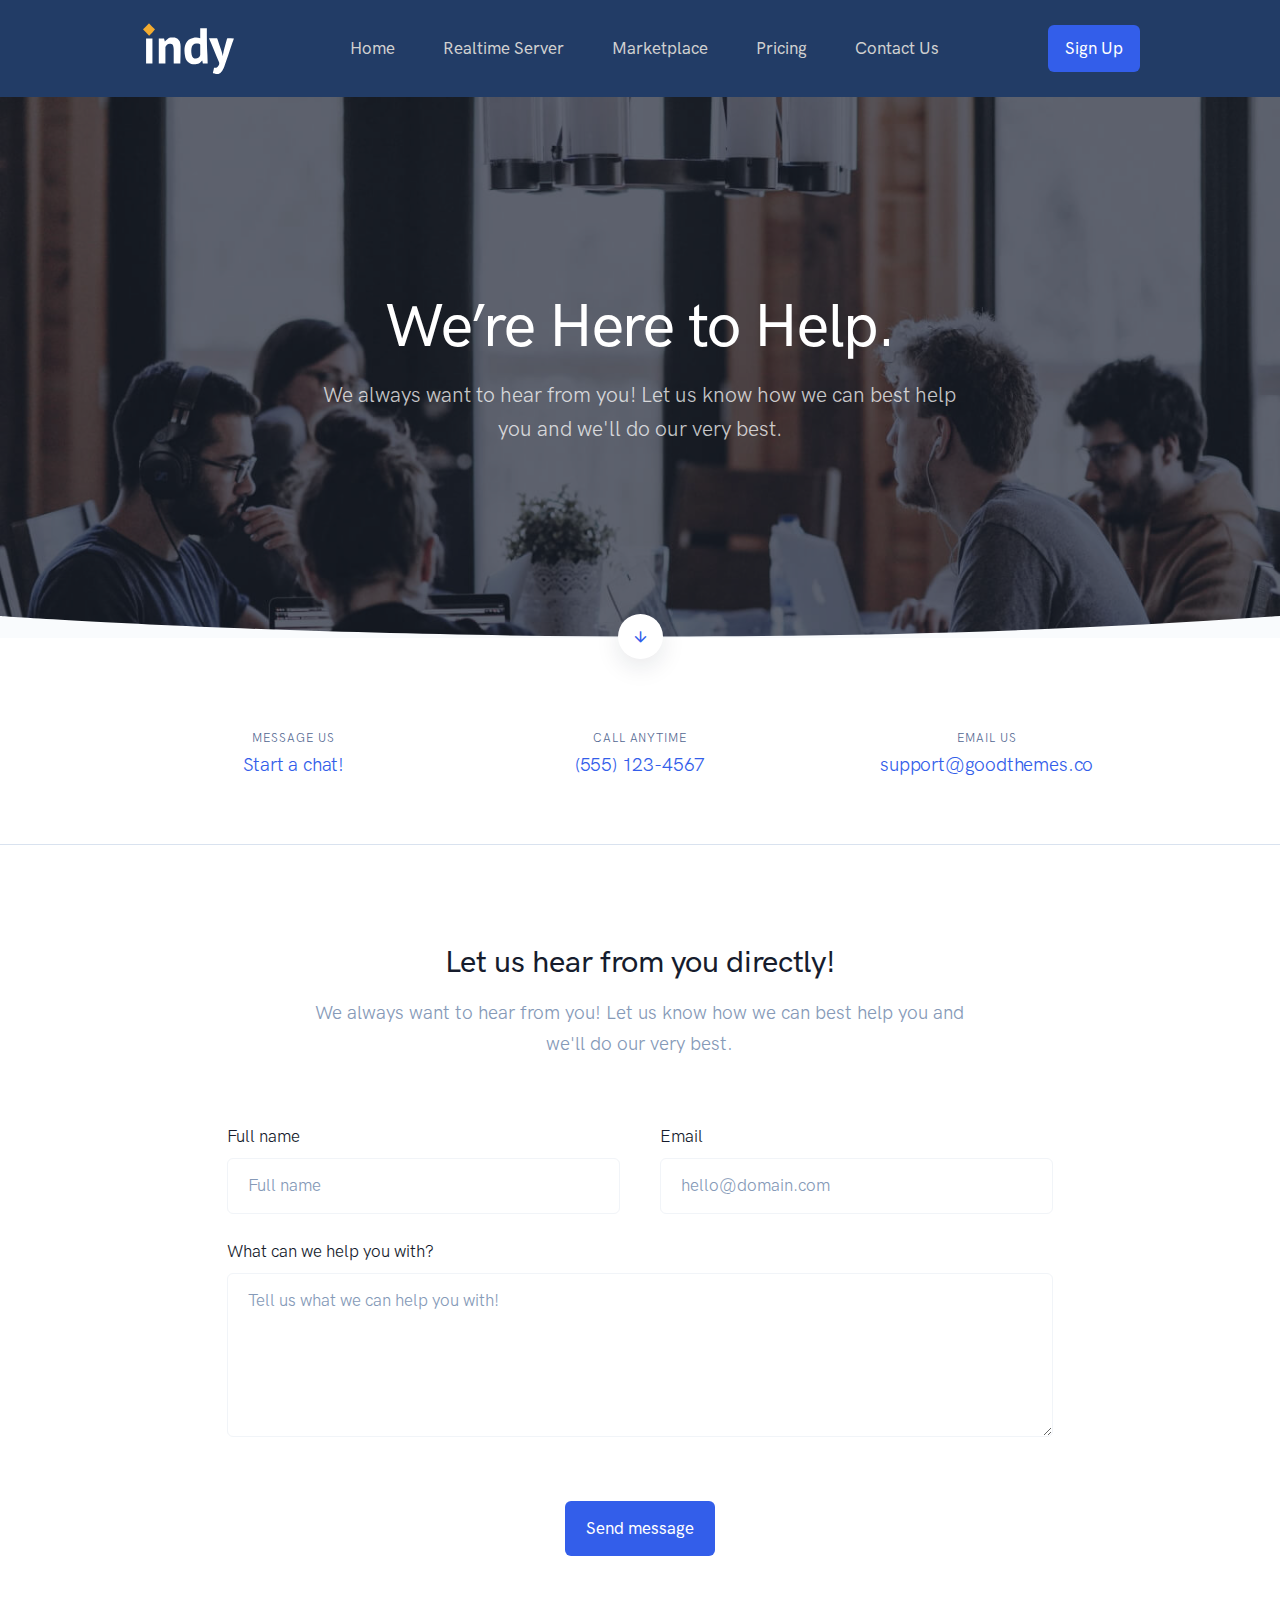
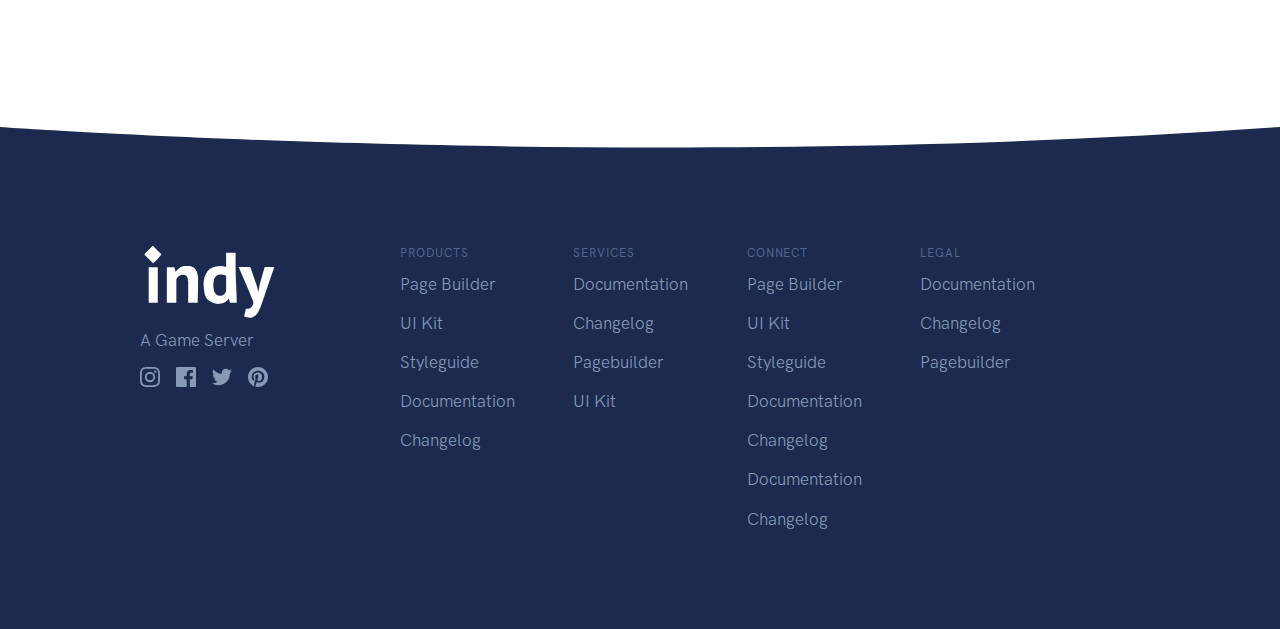
<file: contact.html>
<!doctype html>
<html lang="en">
  <head>
    <meta charset="utf-8" />
    <meta name="viewport" content="width=device-width, initial-scale=1" />
    
    <!-- Favicon -->
    <link rel="shortcut icon" href="./assets/favicon/favicon.ico" type="image/x-icon" />
    
    <!-- Map CSS -->
    <link rel="stylesheet" href="https://api.mapbox.com/mapbox-gl-js/v0.53.0/mapbox-gl.css" />
    
    <!-- Libs CSS -->
    <link rel="stylesheet" href="./assets/css/libs.bundle.css" />
    
    <!-- Theme CSS -->
    <link rel="stylesheet" href="./assets/css/theme.bundle.css" />
	  
	<!-- Vijay CSS -->
	<link rel="stylesheet" href="./assets/css/style.css">
    
    <!-- Title -->
    <title>Indy- Game Server - Contact Us</title>
  </head>
  <body>
    <!-- Signup: Horizontal  -->
    <div class="modal fade" id="modalSignupHorizontal" tabindex="-1" role="dialog" aria-labelledby="modalSignupHorizontalTitle" aria-hidden="true">
      <div class="modal-dialog modal-lg modal-dialog-centered" role="document">
        <div class="modal-content">
          <div class="card card-row">
            <div class="row gx-0">
              <div class="col-12 col-md-6 bg-cover card-img-start" style="background-image: url(./assets/img/photos/photo-8.jpg);">
    
                <!-- Image (placeholder) -->
                <img src="./assets/img/photos/photo-8.jpg" alt="..." class="img-fluid d-md-none invisible">
    
                <!-- Shape -->
                <div class="shape shape-end shape-fluid-y text-white d-none d-md-block">
                  <svg viewBox="0 0 112 690" fill="none" xmlns="http://www.w3.org/2000/svg"><path d="M116 0H51v172C76 384 0 517 0 517v173h116V0z" fill="currentColor"/></svg>            </div>
    
              </div>
              <div class="col-12 col-md-6">
                <div class="card-body">
    
                  <!-- Close -->
                  <button type="button" class="btn-close" data-bs-dismiss="modal" aria-label="Close"></button>
    
                  <!-- Heading -->
                  <h2 class="mb-0 fw-bold text-center" id="modalSignupHorizontalTitle">
                    Sign Up
					  
                  </h2>
    
                  <!-- Text -->
                  <p class="mb-6 text-center text-muted">
                    Simplify your workflow in minutes.
                  </p>
    
                  <!-- Form -->
                  <form class="mb-6">
    
                    <!-- Email -->
                    <div class="form-group">
                      <label class="visually-hidden" for="modalSignupHorizontalEmail">
                        Your email
                      </label>
                      <input type="email" class="form-control" id="modalSignupHorizontalEmail" placeholder="Your email">
                    </div>
    
                    <!-- Password -->
                    <div class="form-group mb-5">
                      <label class="visually-hidden" for="modalSignupHorizontalPassword">
                        Create a password
                      </label>
                      <input type="password" class="form-control" id="modalSignupHorizontalPassword" placeholder="Create a password">
                    </div>
    
                    <!-- Submit -->
                    <button class="btn w-100 btn-primary" type="submit">
                      Sign up
                    </button>
    
                  </form>
    
                  <!-- Text -->
                  <p class="mb-0 fs-sm text-center text-muted">
                    Already have an account? <a href="./signin-illustration.html">Log in</a>.
                  </p>
    
                </div>
              </div>
    
            </div> <!-- / .row -->
          </div>
        </div>
      </div>
    </div>

    <!-- NAVBAR -->
    <nav class="navbar navbar-expand-lg bg-drak_blue">
      <div class="container">
    
        <!-- Brand -->
        <a class="navbar-brand" href="./index.html">
			<img src="assets/img/brand.svg" class="navbar-brand-img" alt=""> 
        </a>
    
        <!-- Toggler -->
        <button class="navbar-toggler navbar-dark" type="button" data-bs-toggle="collapse" data-bs-target="#navbarCollapse" aria-controls="navbarCollapse" aria-expanded="false" aria-label="Toggle navigation">
          <span class="navbar-toggler-icon"></span>
        </button>
    
        <!-- Collapse -->
        <div class="collapse navbar-collapse" id="navbarCollapse">
    
          <!-- Toggler -->
          <button class="navbar-toggler" type="button" data-bs-toggle="collapse" data-bs-target="#navbarCollapse" aria-controls="navbarCollapse" aria-expanded="false" aria-label="Toggle navigation">
            <i class="fe fe-x"></i>
          </button>
    
          <!-- Navigation -->
          <ul class="navbar-nav ms-auto ">
            <li class="nav-item dropdown">
				<a class="navbar-text nav-link " href="index.html">
                 Home
                </a>
            </li>
			  <li class="nav-item dropdown">
              <a class="navbar-text nav-link  "  href="realtime-server.html"  >
                Realtime Server 
              </a>
            </li>
			  <li class="nav-item dropdown">
              <a class="navbar-text nav-link"  href="marketplace.html"  >
                Marketplace
              </a>
            </li>
			  <li class="nav-item dropdown">
              <a class="navbar-text nav-link"  href="pricing.html"  >
               Pricing
              </a>
            </li>
			  <li class="nav-item dropdown">
              <a class="navbar-text nav-link"  href="contact.html"  >
                Contact Us
              </a>
           	</li>
          </ul>
    
          <!-- Button -->
			<a class="navbar-btn btn btn-sm btn-primary lift ms-auto" data-bs-toggle="modal" href="#modalSignupHorizontal">
                    Sign Up
                    </a>
       
    
        </div>
    
      </div>
    </nav>

    <!-- WELCOME -->
    <section class="py-10 py-md-14 overlay overlay-black overlay-60 bg-cover" style="background-image: url(assets/img/covers/cover-5.jpg);">
      <div class="container">
        <div class="row justify-content-center">
          <div class="col-12 col-md-10 col-lg-8 text-center">

            <!-- Heading -->
            <h1 class="display-2 fw-bold text-white">
              We’re Here to Help.
            </h1>

            <!-- Text -->
            <p class="lead text-white-75 mb-0">
              We always want to hear from you! Let us know how we can best help you and we'll do our very best.
            </p>

          </div>
        </div> <!-- / .row -->
      </div> <!-- / .container -->
    </section>

    <!-- SHAPE -->
    <div class="position-relative">
      <div class="shape shape-bottom shape-fluid-x text-light">
        <svg viewBox="0 0 2880 48" fill="none" xmlns="http://www.w3.org/2000/svg"><path d="M0 48h2880V0h-720C1442.5 52 720 0 720 0H0v48z" fill="currentColor"/></svg>      </div>
    </div>

    <!-- INFO -->
    <section class="py-7 py-md-9 border-bottom border-gray-300" id="info">
      <div class="container">
        <div class="row">
          <div class="col-12 text-center">

            <!-- Button -->
            <a href="#info" class="btn btn-white btn-rounded-circle shadow mt-n11 mt-md-n13" data-scroll>
              <i class="fe fe-arrow-down"></i>
            </a>

          </div>
        </div> <!-- / .row -->
        <div class="row">
          <div class="col-12 col-md-4 text-center border-end border-gray-300">

            <!-- Heading -->
            <h6 class="text-uppercase text-gray-700 mb-1">
              Message us
            </h6>

            <!-- Link -->
            <div class="mb-5 mb-md-0">
              <a href="#!" class="h4 text-primary">
                Start a chat!
              </a>
            </div>

          </div>
          <div class="col-12 col-md-4 text-center border-end border-gray-300">

            <!-- Heading -->
            <h6 class="text-uppercase text-gray-700 mb-1">
              Call anytime
            </h6>

            <!-- Link -->
            <div class="mb-5 mb-md-0">
              <a href="#!" class="h4">
                (555) 123-4567
              </a>
            </div>

          </div>
          <div class="col-12 col-md-4 text-center">

            <!-- Heading -->
            <h6 class="text-uppercase text-gray-700 mb-1">
              Email us
            </h6>

            <!-- Link -->
            <a href="#!" class="h4">
              support@goodthemes.co
            </a>

          </div>
        </div> <!-- / .row -->
      </div>
    </section>

    <!-- FORM -->
    <section class="pt-8 pt-md-11 pb-8 pb-md-14">
      <div class="container">
        <div class="row justify-content-center">
          <div class="col-12 col-md-10 col-lg-8 text-center">

            <!-- Heading -->
            <h2 class="fw-bold">
              Let us hear from you directly!
            </h2>

            <!-- Text -->
            <p class="fs-lg text-muted mb-7 mb-md-9">
              We always want to hear from you! Let us know how we can best help you and we'll do our very best.
            </p>

          </div>
        </div> <!-- / .row -->
        <div class="row justify-content-center">
          <div class="col-12 col-md-12 col-lg-10">

            <!-- Form -->
            <form>
              <div class="row">
                <div class="col-12 col-md-6">
                  <div class="form-group mb-5">

                    <!-- Label -->
                    <label class="form-label" for="contactName">
                      Full name
                    </label>

                    <!-- Input -->
                    <input class="form-control" id="contactName" type="text" placeholder="Full name">

                  </div>
                </div>
                <div class="col-12 col-md-6">
                  <div class="form-group mb-5">

                    <!-- Label -->
                    <label class="form-label" for="contactEmail">
                      Email
                    </label>

                    <!-- Input -->
                    <input class="form-control" id="contactEmail" type="email" placeholder="hello@domain.com">

                  </div>
                </div>
              </div> <!-- / .row -->
              <div class="row">
                <div class="col-12">
                  <div class="form-group mb-7 mb-md-9">

                    <!-- Label -->
                    <label class="form-label" for="contactMessage">
                      What can we help you with?
                    </label>

                    <!-- Input -->
                    <textarea class="form-control" id="contactMessage" rows="5" placeholder="Tell us what we can help you with!"></textarea>

                  </div>
                </div>
              </div> <!-- / .row -->
              <div class="row justify-content-center">
                <div class="col-auto">

                  <!-- Submit -->
                  <button type="submit" class="btn btn-primary lift">
                    Send message
                  </button>

                </div>
              </div> <!-- / .row -->
            </form>

          </div>
        </div> <!-- / .row -->
      </div> <!-- / .container -->
    </section>

    <!-- SHAPE -->
    <div class="position-relative">
      <div class="shape shape-bottom shape-fluid-x text-dark">
        <svg viewBox="0 0 2880 48" fill="none" xmlns="http://www.w3.org/2000/svg"><path d="M0 48h2880V0h-720C1442.5 52 720 0 720 0H0v48z" fill="currentColor"/></svg>      </div>
    </div>

    <!-- FOOTER -->
    <footer class="py-8 py-md-11 bg-dark">
      <div class="container">
        <div class="row">
          <div class="col-12 col-md-4 col-lg-3">
    
              <!-- Brand -->
            <img src="./assets/img/brand-02.svg" alt="..." class="footer-brand img-fluidA mb-2">
    
            <!-- Text -->
            <p class="text-gray-700 mb-2" style="color: #869ab8!important;">
              A Game Server
            </p>
    
    
            <!-- Social -->
            <ul class="list-unstyled list-inline list-social mb-6 mb-md-0">
              <li class="list-inline-item list-social-item me-3">
                <a href="#!" class="text-decoration-none">
                  <img src="./assets/img/icons/social/instagram.svg" class="list-social-icon" alt="...">
                </a>
              </li>
              <li class="list-inline-item list-social-item me-3">
                <a href="#!" class="text-decoration-none">
                  <img src="./assets/img/icons/social/facebook.svg" class="list-social-icon" alt="...">
                </a>
              </li>
              <li class="list-inline-item list-social-item me-3">
                <a href="#!" class="text-decoration-none">
                  <img src="./assets/img/icons/social/twitter.svg" class="list-social-icon" alt="...">
                </a>
              </li>
              <li class="list-inline-item list-social-item">
                <a href="#!" class="text-decoration-none">
                  <img src="./assets/img/icons/social/pinterest.svg" class="list-social-icon" alt="...">
                </a>
              </li>
            </ul>
    
          </div>
          <div class="col-6 col-md-4 col-lg-2">
    
            <!-- Heading -->
            <h6 class="fw-bold text-uppercase text-gray-700">
              Products
            </h6>
    
            <!-- List -->
            <ul class="list-unstyled text-muted mb-6 mb-md-8 mb-lg-0">
              <li class="mb-3">
                <a href="#!" class="text-reset">
                  Page Builder
                </a>
              </li>
              <li class="mb-3">
                <a href="#!" class="text-reset">
                  UI Kit
                </a>
              </li>
              <li class="mb-3">
                <a href="#!" class="text-reset">
                  Styleguide
                </a>
              </li>
              <li class="mb-3">
                <a href="#!" class="text-reset">
                  Documentation
                </a>
              </li>
              <li>
                <a href="#!" class="text-reset">
                  Changelog
                </a>
              </li>
            </ul>
    
          </div>
          <div class="col-6 col-md-4 col-lg-2">
    
            <!-- Heading -->
            <h6 class="fw-bold text-uppercase text-gray-700">
              Services
            </h6>
    
            <!-- List -->
            <ul class="list-unstyled text-muted mb-6 mb-md-8 mb-lg-0">
              <li class="mb-3">
                <a href="#!" class="text-reset">
                  Documentation
                </a>
              </li>
              <li class="mb-3">
                <a href="#!" class="text-reset">
                  Changelog
                </a>
              </li>
              <li class="mb-3">
                <a href="#!" class="text-reset">
                  Pagebuilder
                </a>
              </li>
              <li>
                <a href="#!" class="text-reset">
                  UI Kit
                </a>
              </li>
            </ul>
    
          </div>
          <div class="col-6 col-md-4 offset-md-4 col-lg-2 offset-lg-0">
    
            <!-- Heading -->
            <h6 class="fw-bold text-uppercase text-gray-700">
              Connect
            </h6>
    
            <!-- List -->
            <ul class="list-unstyled text-muted mb-0">
              <li class="mb-3">
                <a href="#!" class="text-reset">
                  Page Builder
                </a>
              </li>
              <li class="mb-3">
                <a href="#!" class="text-reset">
                  UI Kit
                </a>
              </li>
              <li class="mb-3">
                <a href="#!" class="text-reset">
                  Styleguide
                </a>
              </li>
              <li class="mb-3">
                <a href="#!" class="text-reset">
                  Documentation
                </a>
              </li>
              <li class="mb-3">
                <a href="#!" class="text-reset">
                  Changelog
                </a>
              </li>
              <li class="mb-3">
                <a href="#!" class="text-reset">
                  Documentation
                </a>
              </li>
              <li>
                <a href="#!" class="text-reset">
                  Changelog
                </a>
              </li>
            </ul>
    
          </div>
          <div class="col-6 col-md-4 col-lg-2">
    
            <!-- Heading -->
            <h6 class="fw-bold text-uppercase text-gray-700">
              Legal
            </h6>
    
            <!-- List -->
            <ul class="list-unstyled text-muted mb-0">
              <li class="mb-3">
                <a href="#!" class="text-reset">
                  Documentation
                </a>
              </li>
              <li class="mb-3">
                <a href="#!" class="text-reset">
                  Changelog
                </a>
              </li>
              <li>
                <a href="#!" class="text-reset">
                  Pagebuilder
                </a>
              </li>
            </ul>
    
          </div>
        </div> <!-- / .row -->
      </div> <!-- / .container -->
    </footer>

    <!-- JAVASCRIPT -->
    <!-- Map JS -->
    <script src='https://api.mapbox.com/mapbox-gl-js/v0.53.0/mapbox-gl.js'></script>
    
    <!-- Vendor JS -->
    <script src="./assets/js/vendor.bundle.js"></script>
    
    <!-- Theme JS -->
    <script src="./assets/js/theme.bundle.js"></script>

  </body>
</html>
</file>
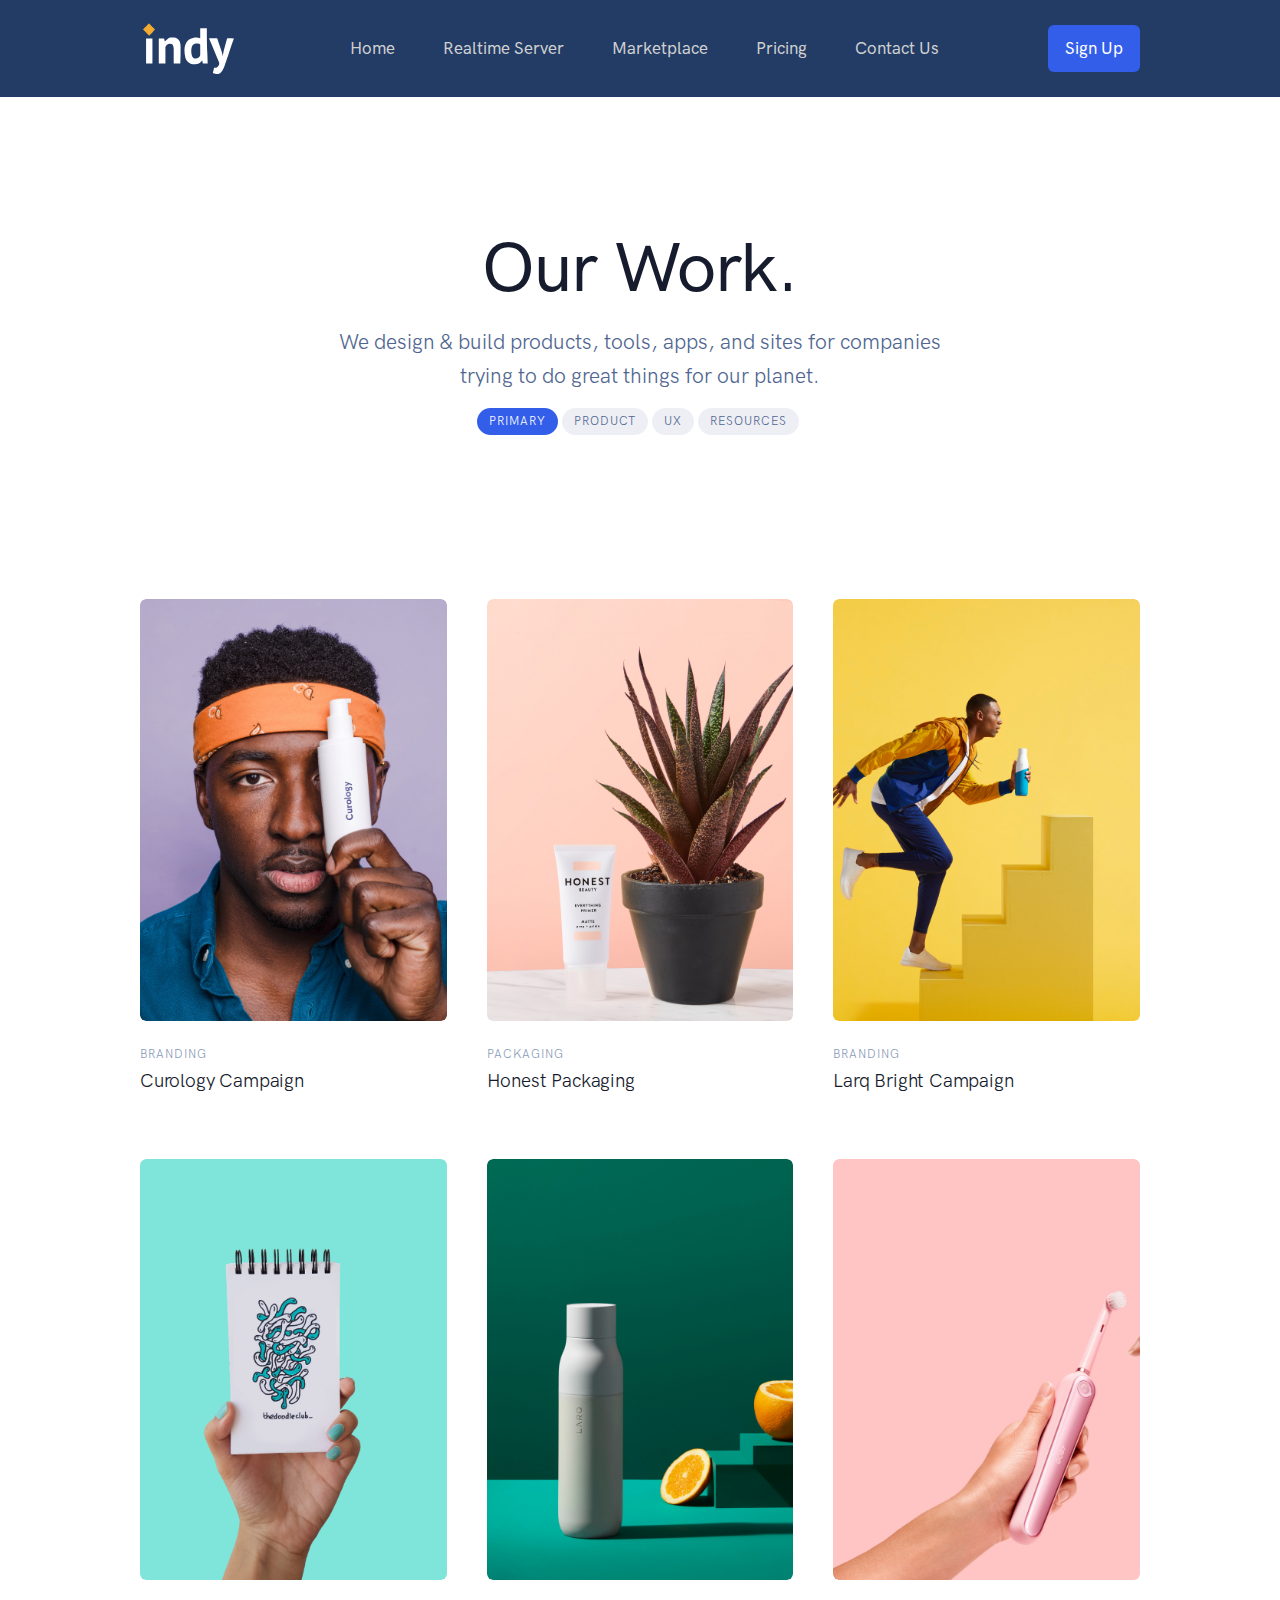
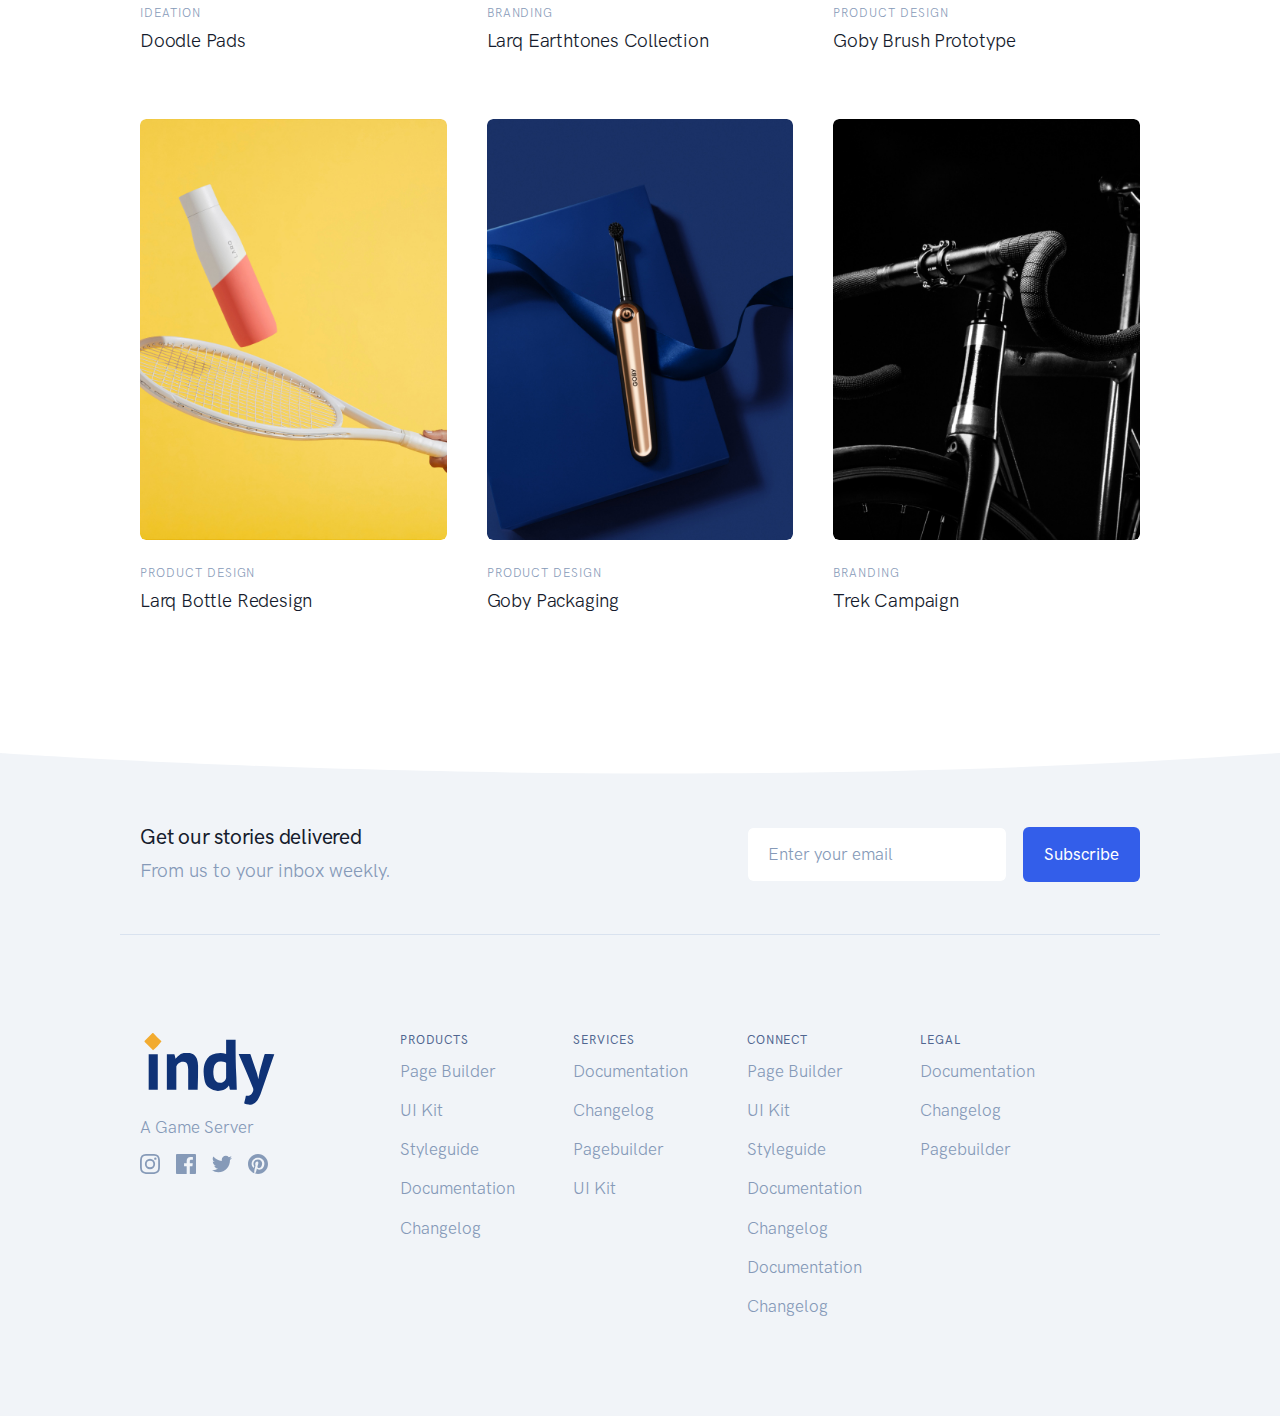
<file: marketplace.html>
<!doctype html>
<html lang="en">
  <head>
    <meta charset="utf-8" />
    <meta name="viewport" content="width=device-width, initial-scale=1" />
    
    <!-- Favicon -->
    <link rel="shortcut icon" href="./assets/favicon/favicon.ico" type="image/x-icon" />
    
    <!-- Map CSS -->
    <link rel="stylesheet" href="https://api.mapbox.com/mapbox-gl-js/v0.53.0/mapbox-gl.css" />
    
    <!-- Libs CSS -->
    <link rel="stylesheet" href="./assets/css/libs.bundle.css" />
    
    <!-- Theme CSS -->
    <link rel="stylesheet" href="./assets/css/theme.bundle.css" />
	  
	<!-- Vijay CSS -->
	<link rel="stylesheet" href="./assets/css/style.css">
    
    <!-- Title -->
    <title>Indy- Game Server - Marketplace</title>
  </head>
  <body>
    <!-- Signup: Horizontal  -->
    <div class="modal fade" id="modalSignupHorizontal" tabindex="-1" role="dialog" aria-labelledby="modalSignupHorizontalTitle" aria-hidden="true">
      <div class="modal-dialog modal-lg modal-dialog-centered" role="document">
        <div class="modal-content">
          <div class="card card-row">
            <div class="row gx-0">
              <div class="col-12 col-md-6 bg-cover card-img-start" style="background-image: url(./assets/img/photos/photo-8.jpg);">
    
                <!-- Image (placeholder) -->
                <img src="./assets/img/photos/photo-8.jpg" alt="..." class="img-fluid d-md-none invisible">
    
                <!-- Shape -->
                <div class="shape shape-end shape-fluid-y text-white d-none d-md-block">
                  <svg viewBox="0 0 112 690" fill="none" xmlns="http://www.w3.org/2000/svg"><path d="M116 0H51v172C76 384 0 517 0 517v173h116V0z" fill="currentColor"/></svg>            </div>
    
              </div>
              <div class="col-12 col-md-6">
                <div class="card-body">
    
                  <!-- Close -->
                  <button type="button" class="btn-close" data-bs-dismiss="modal" aria-label="Close"></button>
    
                  <!-- Heading -->
                  <h2 class="mb-0 fw-bold text-center" id="modalSignupHorizontalTitle">
                    Sign Up
					  
                  </h2>
    
                  <!-- Text -->
                  <p class="mb-6 text-center text-muted">
                    Simplify your workflow in minutes.
                  </p>
    
                  <!-- Form -->
                  <form class="mb-6">
    
                    <!-- Email -->
                    <div class="form-group">
                      <label class="visually-hidden" for="modalSignupHorizontalEmail">
                        Your email
                      </label>
                      <input type="email" class="form-control" id="modalSignupHorizontalEmail" placeholder="Your email">
                    </div>
    
                    <!-- Password -->
                    <div class="form-group mb-5">
                      <label class="visually-hidden" for="modalSignupHorizontalPassword">
                        Create a password
                      </label>
                      <input type="password" class="form-control" id="modalSignupHorizontalPassword" placeholder="Create a password">
                    </div>
    
                    <!-- Submit -->
                    <button class="btn w-100 btn-primary" type="submit">
                      Sign up
                    </button>
    
                  </form>
    
                  <!-- Text -->
                  <p class="mb-0 fs-sm text-center text-muted">
                    Already have an account? <a href="./signin-illustration.html">Log in</a>.
                  </p>
    
                </div>
              </div>
    
            </div> <!-- / .row -->
          </div>
        </div>
      </div>
    </div>

    <!-- NAVBAR -->
    <nav class="navbar navbar-expand-lg bg-drak_blue">
      <div class="container">
    
        <!-- Brand -->
        <a class="navbar-brand" href="./index.html">
			<img src="assets/img/brand.svg" class="navbar-brand-img" alt=""> 
        </a>
    
        <!-- Toggler -->
        <button class="navbar-toggler navbar-dark" type="button" data-bs-toggle="collapse" data-bs-target="#navbarCollapse" aria-controls="navbarCollapse" aria-expanded="false" aria-label="Toggle navigation">
          <span class="navbar-toggler-icon"></span>
        </button>
    
        <!-- Collapse -->
        <div class="collapse navbar-collapse" id="navbarCollapse">
    
          <!-- Toggler -->
          <button class="navbar-toggler" type="button" data-bs-toggle="collapse" data-bs-target="#navbarCollapse" aria-controls="navbarCollapse" aria-expanded="false" aria-label="Toggle navigation">
            <i class="fe fe-x"></i>
          </button>
    
          <!-- Navigation -->
          <ul class="navbar-nav ms-auto ">
            <li class="nav-item dropdown">
				<a class="navbar-text nav-link " href="index.html">
                 Home
                </a>
            </li>
			  <li class="nav-item dropdown">
              <a class="navbar-text nav-link  "  href="realtime-server.html"  >
                Realtime Server 
              </a>
            </li>
			  <li class="nav-item dropdown">
              <a class="navbar-text nav-link"  href="marketplace.html"  >
                Marketplace
              </a>
            </li>
			  <li class="nav-item dropdown">
              <a class="navbar-text nav-link"  href="pricing.html"  >
               Pricing
              </a>
            </li>
			  <li class="nav-item dropdown">
              <a class="navbar-text nav-link"  href="contact.html"  >
                Contact Us
              </a>
           	</li>
          </ul>
    
          <!-- Button -->
			<a class="navbar-btn btn btn-sm btn-primary lift ms-auto" data-bs-toggle="modal" href="#modalSignupHorizontal">
                    Sign Up
                    </a>
       
    
        </div>
    
      </div>
    </nav>

    <!-- WELCOME -->
    <section class="pt-8 pt-md-12 pb-12 pb-md-15">
      <div class="container">
        <div class="row justify-content-center">
          <div class="col-12 col-md-10 col-lg-8 text-center">

            <!-- Headin -->
            <h1 class="display-1 fw-bold">
              Our Work.
            </h1>

            <!-- Text -->
            <p class="lead text-secondary mb-4">
              We design & build products, tools, apps, and sites for companies trying to do great things for our planet.
            </p>

            <!-- Badges -->
            <nav class="nav justify-content-center">
              <a class="badge rounded-pill bg-secondary-soft active me-1 mb-1" href="#" data-bs-toggle="pill" data-filter="*" data-bs-target="#portfolio">
                <span class="h6 text-uppercase">Primary</span>
              </a>
              <a class="badge rounded-pill bg-secondary-soft me-1 mb-1" href="#" data-bs-toggle="pill" data-filter=".product" data-bs-target="#portfolio">
                <span class="h6 text-uppercase">Product</span>
              </a>
              <a class="badge rounded-pill bg-secondary-soft me-1 mb-1" href="#" data-bs-toggle="pill" data-filter=".ux" data-bs-target="#portfolio">
                <span class="h6 text-uppercase">UX</span>
              </a>
              <a class="badge rounded-pill bg-secondary-soft me-1 mb-1" href="#" data-bs-toggle="pill" data-filter=".resources" data-bs-target="#portfolio">
                <span class="h6 text-uppercase">Resources</span>
              </a>
            </nav>

          </div>
        </div> <!-- / .row -->
      </div> <!-- / .container -->
    </section>

    <!-- CONTENT -->
    <section class="py-8 py-md-11 mt-n10 mt-md-n14">
      <div class="container">
        <div class="row" id="portfolio" data-isotope='{"layoutMode": "fitRows"}'>
          <div class="col-12 col-md-4 product">

            <!-- Card -->
            <a class="card card-flush mb-7" href="#!">

              <!-- Image -->
              <div class="card-zoom">
                <img class="card-img-top rounded shadow-light-lg" src="assets/img/portfolio/portfolio-1.jpg" alt="...">
              </div>

              <!-- Footer -->
              <div class="card-footer">

                <!-- Preheading -->
                <h6 class="text-uppercase mb-1 text-muted">Branding</h6>

                <!-- Heading -->
                <h4 class="mb-0">Curology Campaign</h4>

              </div>

            </a>

          </div>
          <div class="col-12 col-md-4 resources">

            <!-- Card -->
            <a class="card card-flush mb-7" href="#!">

              <!-- Image -->
              <div class="card-zoom">
                <img class="card-img-top rounded shadow-light-lg" src="assets/img/portfolio/portfolio-2.jpg" alt="...">
              </div>

              <!-- Footer -->
              <div class="card-footer">

                <!-- Preheading -->
                <h6 class="text-uppercase mb-1 text-muted">Packaging</h6>

                <!-- Heading -->
                <h4 class="mb-0">Honest Packaging</h4>

              </div>

            </a>

          </div>
          <div class="col-12 col-md-4 ux">

            <!-- Card -->
            <a class="card card-flush mb-7" href="#!">

              <!-- Image -->
              <div class="card-zoom">
                <img class="card-img-top rounded shadow-light-lg" src="assets/img/portfolio/portfolio-3.jpg" alt="...">
              </div>

              <!-- Footer -->
              <div class="card-footer">

                <!-- Preheading -->
                <h6 class="text-uppercase mb-1 text-muted">Branding</h6>

                <!-- Heading -->
                <h4 class="mb-0">Larq Bright Campaign</h4>

              </div>

            </a>

          </div>
          <div class="col-12 col-md-4 resources">

            <!-- Card -->
            <a class="card card-flush mb-7" href="#!">

              <!-- Image -->
              <div class="card-zoom">
                <img class="card-img-top rounded shadow-light-lg" src="assets/img/portfolio/portfolio-4.jpg" alt="...">
              </div>

              <!-- Footer -->
              <div class="card-footer">

                <!-- Preheading -->
                <h6 class="text-uppercase mb-1 text-muted">Ideation</h6>

                <!-- Heading -->
                <h4 class="mb-0">Doodle Pads</h4>

              </div>

            </a>

          </div>
          <div class="col-12 col-md-4 product">

            <!-- Card -->
            <a class="card card-flush mb-7" href="#!">

              <!-- Image -->
              <div class="card-zoom">
                <img class="card-img-top rounded shadow-light-lg" src="assets/img/portfolio/portfolio-5.jpg" alt="...">
              </div>

              <!-- Footer -->
              <div class="card-footer">

                <!-- Preheading -->
                <h6 class="text-uppercase mb-1 text-muted">Branding</h6>

                <!-- Heading -->
                <h4 class="mb-0">Larq Earthtones Collection</h4>

              </div>

            </a>

          </div>
          <div class="col-12 col-md-4 resources">

            <!-- Card -->
            <a class="card card-flush mb-7" href="#!">

              <!-- Image -->
              <div class="card-zoom">
                <img class="card-img-top rounded shadow-light-lg" src="assets/img/portfolio/portfolio-6.jpg" alt="...">
              </div>

              <!-- Footer -->
              <div class="card-footer">

                <!-- Preheading -->
                <h6 class="text-uppercase mb-1 text-muted">Product Design</h6>

                <!-- Heading -->
                <h4 class="mb-0">Goby Brush Prototype</h4>

              </div>

            </a>

          </div>
          <div class="col-12 col-md-4 product">

            <!-- Card -->
            <a class="card card-flush mb-7" href="#!">

              <!-- Image -->
              <div class="card-zoom">
                <img class="card-img-top rounded shadow-light-lg" src="assets/img/portfolio/portfolio-7.jpg" alt="...">
              </div>

              <!-- Footer -->
              <div class="card-footer">

                <!-- Preheading -->
                <h6 class="text-uppercase mb-1 text-muted">Product Design</h6>

                <!-- Heading -->
                <h4 class="mb-0">Larq Bottle Redesign</h4>

              </div>

            </a>

          </div>
          <div class="col-12 col-md-4 ux">

            <!-- Card -->
            <a class="card card-flush mb-7" href="#!">

              <!-- Image -->
              <div class="card-zoom">
                <img class="card-img-top rounded shadow-light-lg" src="assets/img/portfolio/portfolio-8.jpg" alt="...">
              </div>

              <!-- Footer -->
              <div class="card-footer">

                <!-- Preheading -->
                <h6 class="text-uppercase mb-1 text-muted">Product Design</h6>

                <!-- Heading -->
                <h4 class="mb-0">Goby Packaging </h4>

              </div>

            </a>

          </div>
          <div class="col-12 col-md-4 ux">

            <!-- Card -->
            <a class="card card-flush mb-7" href="#!">

              <!-- Image -->
              <div class="card-zoom">
                <img class="card-img-top rounded shadow-light-lg" src="assets/img/portfolio/portfolio-9.jpg" alt="...">
              </div>

              <!-- Footer -->
              <div class="card-footer">

                <!-- Preheading -->
                <h6 class="text-uppercase mb-1 text-muted">Branding</h6>

                <!-- Heading -->
                <h4 class="mb-0">Trek Campaign</h4>

              </div>

            </a>

          </div>
        </div>
      </div>
    </section>

    <!-- SHAPE -->
    <div class="position-relative">
      <div class="shape shape-bottom shape-fluid-x text-gray-200">
        <svg viewBox="0 0 2880 48" fill="none" xmlns="http://www.w3.org/2000/svg"><path d="M0 48h2880V0h-720C1442.5 52 720 0 720 0H0v48z" fill="currentColor"/></svg>      </div>
    </div>

    <!-- CTA -->
    <section class="pt-6 pt-md-8 bg-gray-200">
      <div class="container pb-6 pb-md-8 border-bottom border-gray-300">
        <div class="row align-items-center">
          <div class="col-12 col-md">

            <!-- Heading -->
            <h3 class="mb-1 fw-bold">
              Get our stories delivered
            </h3>

            <!-- Text -->
            <p class="fs-lg text-muted mb-6 mb-md-0">
              From us to your inbox weekly.
            </p>

          </div>
          <div class="col-12 col-md-5">

            <!-- Form -->
            <form>
              <div class="row">
                <div class="col">

                  <!-- Input -->
                  <input type="email" class="form-control" placeholder="Enter your email">

                </div>
                <div class="col-auto ms-n5">

                  <!-- Button -->
                  <button class="btn btn-primary" type="submit">
                    Subscribe
                  </button>

                </div>
              </div> <!-- / .row -->
            </form>

          </div>
        </div> <!-- / .row -->
      </div> <!-- / .container -->
    </section>

    <!-- FOOTER -->
    <footer class="py-8 py-md-11 bg-gray-200">
      <div class="container">
        <div class="row">
          <div class="col-12 col-md-4 col-lg-3">
    
              <!-- Brand -->
            <img src="./assets/img/brand-02.svg" alt="..." class="footer-brand img-fluidA mb-2">
    
            <!-- Text -->
            <p class="text-gray-700 mb-2" style="color: #869ab8!important;">
              A Game Server
            </p>
    
    
            <!-- Social -->
            <ul class="list-unstyled list-inline list-social mb-6 mb-md-0">
              <li class="list-inline-item list-social-item me-3">
                <a href="#!" class="text-decoration-none">
                  <img src="./assets/img/icons/social/instagram.svg" class="list-social-icon" alt="...">
                </a>
              </li>
              <li class="list-inline-item list-social-item me-3">
                <a href="#!" class="text-decoration-none">
                  <img src="./assets/img/icons/social/facebook.svg" class="list-social-icon" alt="...">
                </a>
              </li>
              <li class="list-inline-item list-social-item me-3">
                <a href="#!" class="text-decoration-none">
                  <img src="./assets/img/icons/social/twitter.svg" class="list-social-icon" alt="...">
                </a>
              </li>
              <li class="list-inline-item list-social-item">
                <a href="#!" class="text-decoration-none">
                  <img src="./assets/img/icons/social/pinterest.svg" class="list-social-icon" alt="...">
                </a>
              </li>
            </ul>
    
          </div>
          <div class="col-6 col-md-4 col-lg-2">
    
            <!-- Heading -->
            <h6 class="fw-bold text-uppercase text-gray-700">
              Products
            </h6>
    
            <!-- List -->
            <ul class="list-unstyled text-muted mb-6 mb-md-8 mb-lg-0">
              <li class="mb-3">
                <a href="#!" class="text-reset">
                  Page Builder
                </a>
              </li>
              <li class="mb-3">
                <a href="#!" class="text-reset">
                  UI Kit
                </a>
              </li>
              <li class="mb-3">
                <a href="#!" class="text-reset">
                  Styleguide
                </a>
              </li>
              <li class="mb-3">
                <a href="#!" class="text-reset">
                  Documentation
                </a>
              </li>
              <li>
                <a href="#!" class="text-reset">
                  Changelog
                </a>
              </li>
            </ul>
    
          </div>
          <div class="col-6 col-md-4 col-lg-2">
    
            <!-- Heading -->
            <h6 class="fw-bold text-uppercase text-gray-700">
              Services
            </h6>
    
            <!-- List -->
            <ul class="list-unstyled text-muted mb-6 mb-md-8 mb-lg-0">
              <li class="mb-3">
                <a href="#!" class="text-reset">
                  Documentation
                </a>
              </li>
              <li class="mb-3">
                <a href="#!" class="text-reset">
                  Changelog
                </a>
              </li>
              <li class="mb-3">
                <a href="#!" class="text-reset">
                  Pagebuilder
                </a>
              </li>
              <li>
                <a href="#!" class="text-reset">
                  UI Kit
                </a>
              </li>
            </ul>
    
          </div>
          <div class="col-6 col-md-4 offset-md-4 col-lg-2 offset-lg-0">
    
            <!-- Heading -->
            <h6 class="fw-bold text-uppercase text-gray-700">
              Connect
            </h6>
    
            <!-- List -->
            <ul class="list-unstyled text-muted mb-0">
              <li class="mb-3">
                <a href="#!" class="text-reset">
                  Page Builder
                </a>
              </li>
              <li class="mb-3">
                <a href="#!" class="text-reset">
                  UI Kit
                </a>
              </li>
              <li class="mb-3">
                <a href="#!" class="text-reset">
                  Styleguide
                </a>
              </li>
              <li class="mb-3">
                <a href="#!" class="text-reset">
                  Documentation
                </a>
              </li>
              <li class="mb-3">
                <a href="#!" class="text-reset">
                  Changelog
                </a>
              </li>
              <li class="mb-3">
                <a href="#!" class="text-reset">
                  Documentation
                </a>
              </li>
              <li>
                <a href="#!" class="text-reset">
                  Changelog
                </a>
              </li>
            </ul>
    
          </div>
          <div class="col-6 col-md-4 col-lg-2">
    
            <!-- Heading -->
            <h6 class="fw-bold text-uppercase text-gray-700">
              Legal
            </h6>
    
            <!-- List -->
            <ul class="list-unstyled text-muted mb-0">
              <li class="mb-3">
                <a href="#!" class="text-reset">
                  Documentation
                </a>
              </li>
              <li class="mb-3">
                <a href="#!" class="text-reset">
                  Changelog
                </a>
              </li>
              <li>
                <a href="#!" class="text-reset">
                  Pagebuilder
                </a>
              </li>
            </ul>
    
          </div>
        </div> <!-- / .row -->
      </div> <!-- / .container -->
    </footer>

    <!-- JAVASCRIPT -->
    <!-- Map JS -->
    <script src='https://api.mapbox.com/mapbox-gl-js/v0.53.0/mapbox-gl.js'></script>
    
    <!-- Vendor JS -->
    <script src="./assets/js/vendor.bundle.js"></script>
    
    <!-- Theme JS -->
    <script src="./assets/js/theme.bundle.js"></script>

  </body>
</html>
</file>
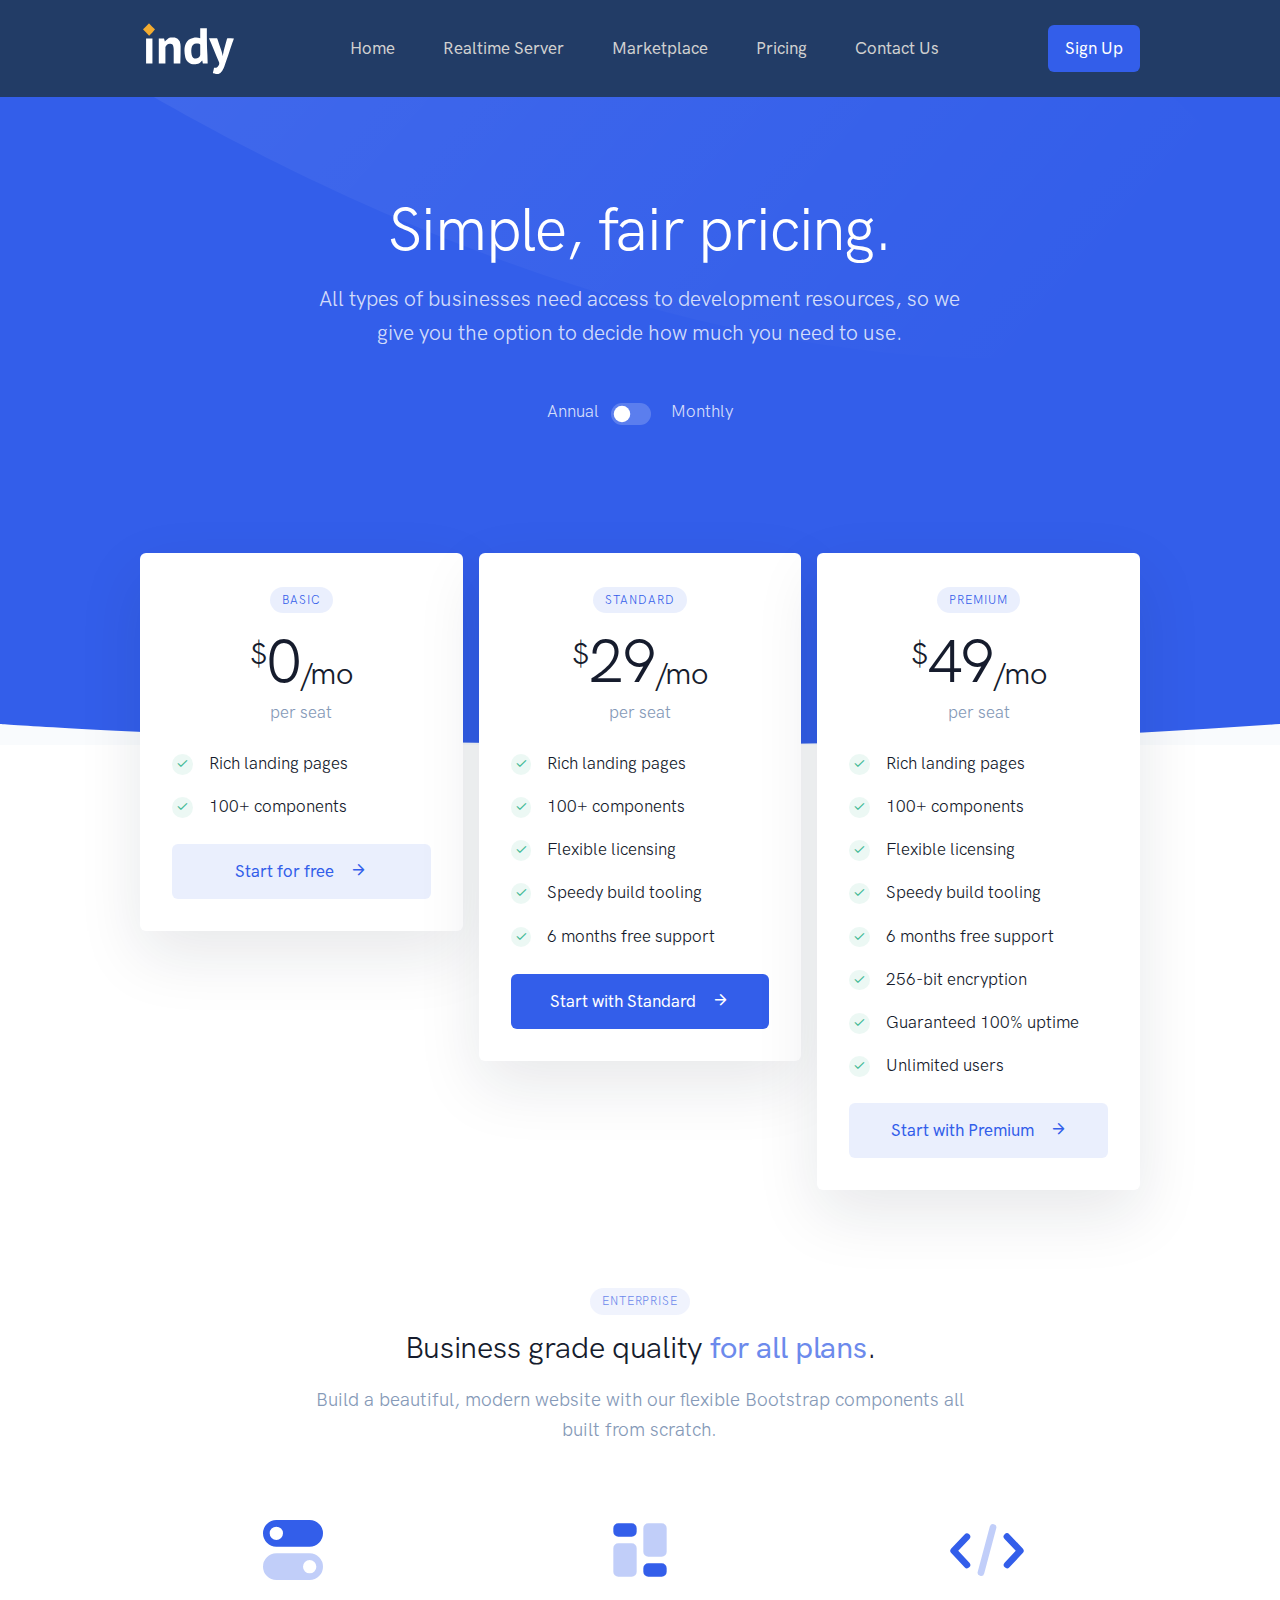
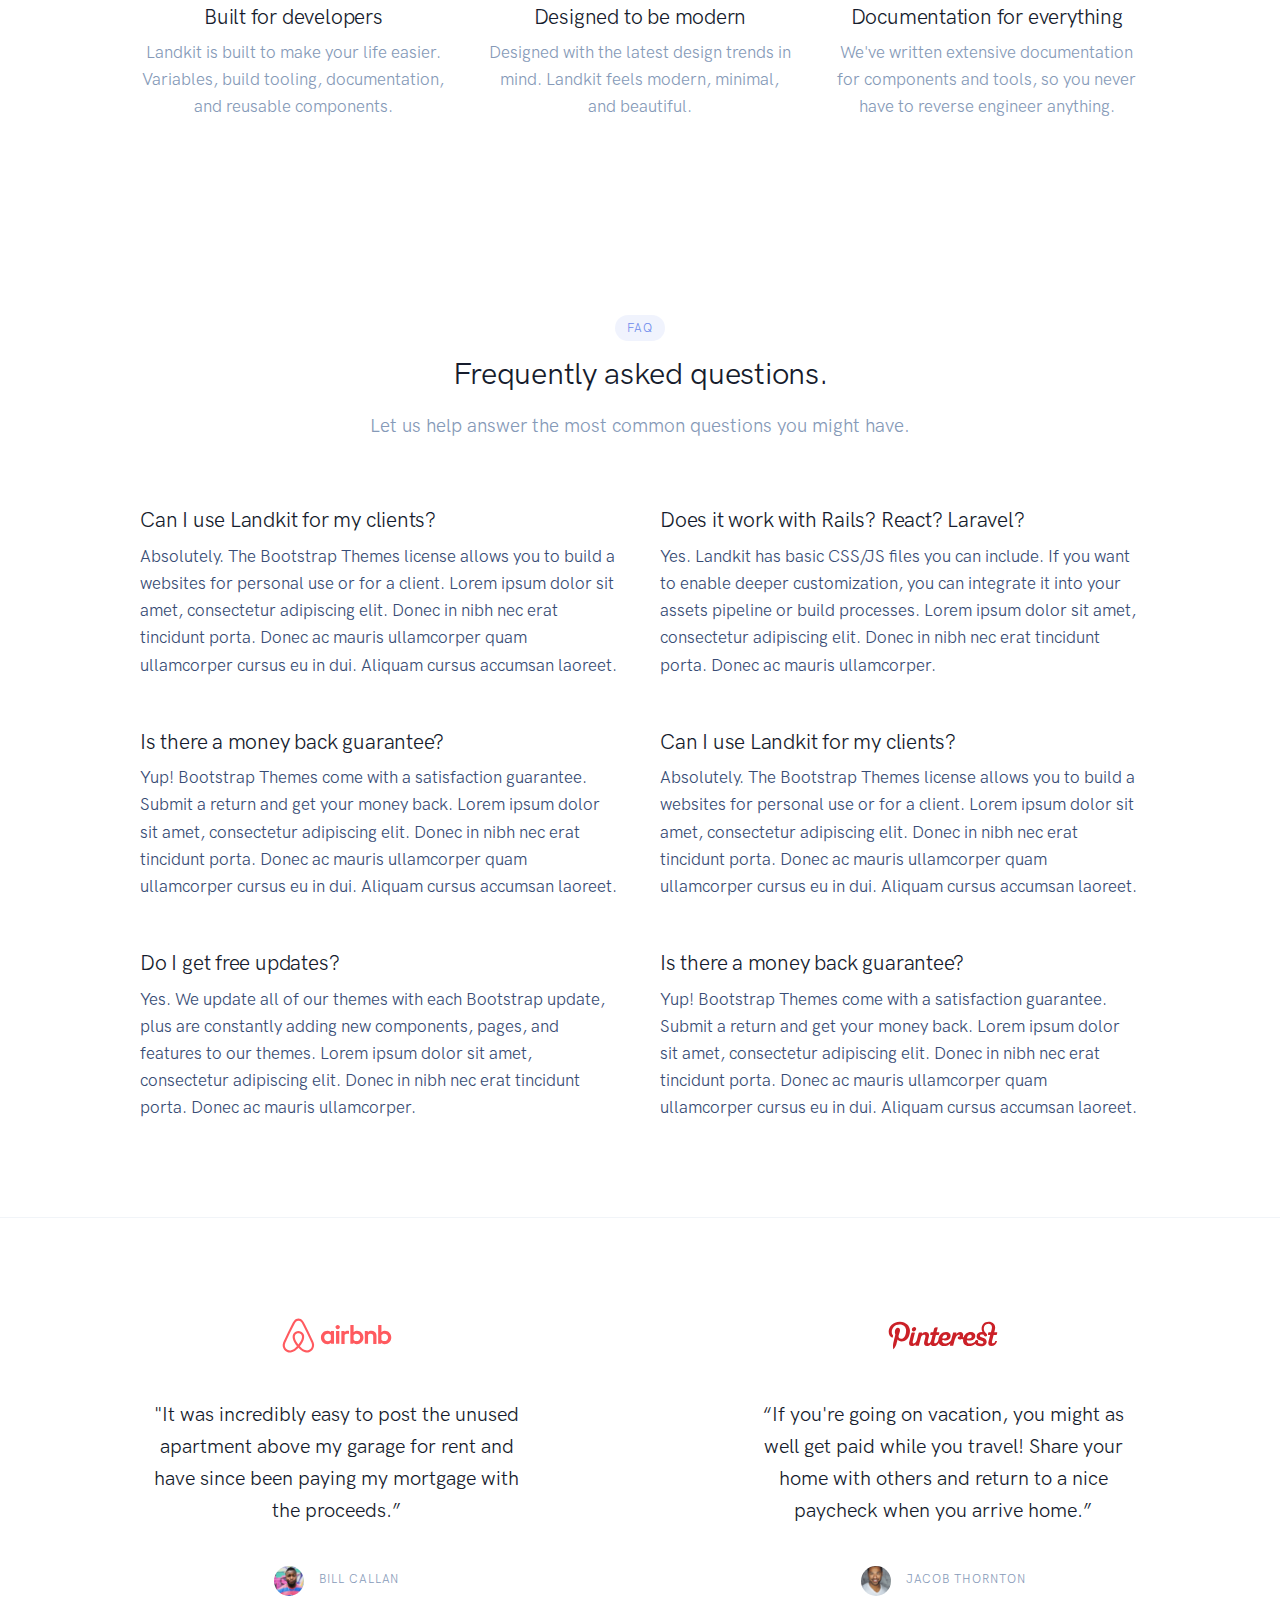
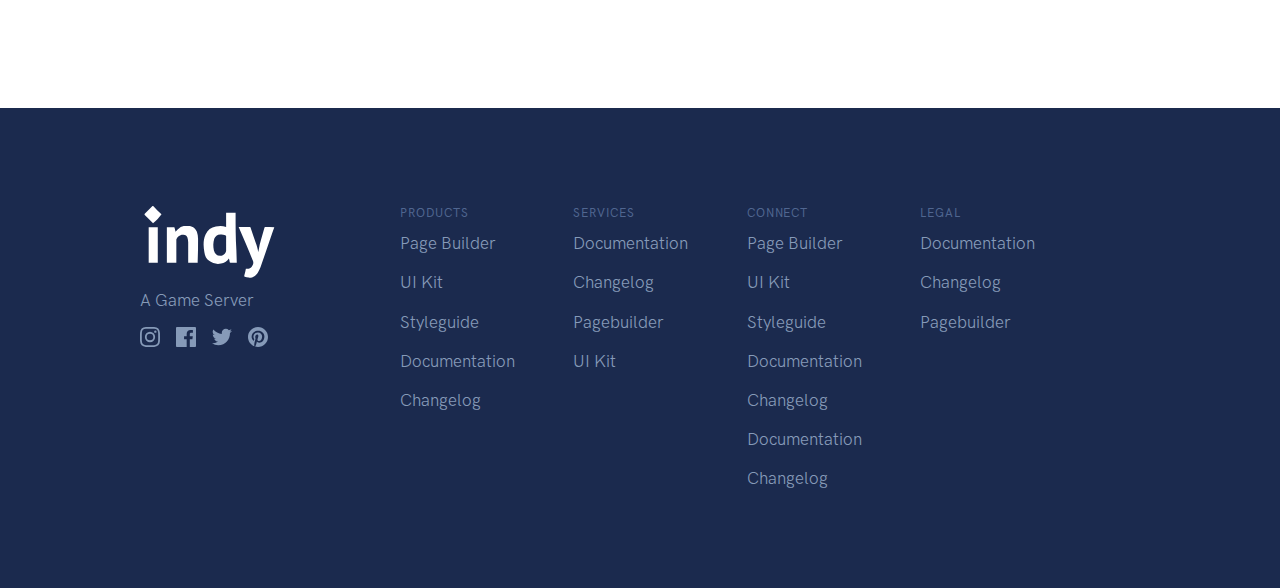
<file: pricing.html>
<!doctype html>
<html lang="en">
  <head>
    <meta charset="utf-8" />
    <meta name="viewport" content="width=device-width, initial-scale=1" />
    
    <!-- Favicon -->
    <link rel="shortcut icon" href="./assets/favicon/favicon.ico" type="image/x-icon" />
    
    <!-- Map CSS -->
    <link rel="stylesheet" href="https://api.mapbox.com/mapbox-gl-js/v0.53.0/mapbox-gl.css" />
    
    <!-- Libs CSS -->
    <link rel="stylesheet" href="./assets/css/libs.bundle.css" />
    
    <!-- Theme CSS -->
    <link rel="stylesheet" href="./assets/css/theme.bundle.css" />
	  
	<!-- Vijay CSS -->
	<link rel="stylesheet" href="./assets/css/style.css">
    
    <!-- Title -->
    <title>Indy- Game Server - Pricing </title>
  </head>
  <body>
    <!-- Signup: Horizontal  -->
    <div class="modal fade" id="modalSignupHorizontal" tabindex="-1" role="dialog" aria-labelledby="modalSignupHorizontalTitle" aria-hidden="true">
      <div class="modal-dialog modal-lg modal-dialog-centered" role="document">
        <div class="modal-content">
          <div class="card card-row">
            <div class="row gx-0">
              <div class="col-12 col-md-6 bg-cover card-img-start" style="background-image: url(./assets/img/photos/photo-8.jpg);">
    
                <!-- Image (placeholder) -->
                <img src="./assets/img/photos/photo-8.jpg" alt="..." class="img-fluid d-md-none invisible">
    
                <!-- Shape -->
                <div class="shape shape-end shape-fluid-y text-white d-none d-md-block">
                  <svg viewBox="0 0 112 690" fill="none" xmlns="http://www.w3.org/2000/svg"><path d="M116 0H51v172C76 384 0 517 0 517v173h116V0z" fill="currentColor"/></svg>            </div>
    
              </div>
              <div class="col-12 col-md-6">
                <div class="card-body">
    
                  <!-- Close -->
                  <button type="button" class="btn-close" data-bs-dismiss="modal" aria-label="Close"></button>
    
                  <!-- Heading -->
                  <h2 class="mb-0 fw-bold text-center" id="modalSignupHorizontalTitle">
                    Sign Up
					  
                  </h2>
    
                  <!-- Text -->
                  <p class="mb-6 text-center text-muted">
                    Simplify your workflow in minutes.
                  </p>
    
                  <!-- Form -->
                  <form class="mb-6">
    
                    <!-- Email -->
                    <div class="form-group">
                      <label class="visually-hidden" for="modalSignupHorizontalEmail">
                        Your email
                      </label>
                      <input type="email" class="form-control" id="modalSignupHorizontalEmail" placeholder="Your email">
                    </div>
    
                    <!-- Password -->
                    <div class="form-group mb-5">
                      <label class="visually-hidden" for="modalSignupHorizontalPassword">
                        Create a password
                      </label>
                      <input type="password" class="form-control" id="modalSignupHorizontalPassword" placeholder="Create a password">
                    </div>
    
                    <!-- Submit -->
                    <button class="btn w-100 btn-primary" type="submit">
                      Sign up
                    </button>
    
                  </form>
    
                  <!-- Text -->
                  <p class="mb-0 fs-sm text-center text-muted">
                    Already have an account? <a href="./signin-illustration.html">Log in</a>.
                  </p>
    
                </div>
              </div>
    
            </div> <!-- / .row -->
          </div>
        </div>
      </div>
    </div>

    <!-- NAVBAR -->
    <nav class="navbar navbar-expand-lg bg-drak_blue">
      <div class="container">
    
        <!-- Brand -->
        <a class="navbar-brand" href="./index.html">
			<img src="assets/img/brand.svg" class="navbar-brand-img" alt=""> 
        </a>
    
        <!-- Toggler -->
        <button class="navbar-toggler navbar-dark" type="button" data-bs-toggle="collapse" data-bs-target="#navbarCollapse" aria-controls="navbarCollapse" aria-expanded="false" aria-label="Toggle navigation">
          <span class="navbar-toggler-icon"></span>
        </button>
    
        <!-- Collapse -->
        <div class="collapse navbar-collapse" id="navbarCollapse">
    
          <!-- Toggler -->
          <button class="navbar-toggler" type="button" data-bs-toggle="collapse" data-bs-target="#navbarCollapse" aria-controls="navbarCollapse" aria-expanded="false" aria-label="Toggle navigation">
            <i class="fe fe-x"></i>
          </button>
    
          <!-- Navigation -->
          <ul class="navbar-nav ms-auto ">
            <li class="nav-item dropdown">
				<a class="navbar-text nav-link " href="index.html">
                 Home
                </a>
            </li>
			  <li class="nav-item dropdown">
              <a class="navbar-text nav-link  "  href="realtime-server.html"  >
                Realtime Server 
              </a>
            </li>
			  <li class="nav-item dropdown">
              <a class="navbar-text nav-link"  href="marketplace.html"  >
                Marketplace
              </a>
            </li>
			  <li class="nav-item dropdown">
              <a class="navbar-text nav-link"  href="pricing.html"  >
               Pricing
              </a>
            </li>
			  <li class="nav-item dropdown">
              <a class="navbar-text nav-link"  href="contact.html"  >
                Contact Us
              </a>
           	</li>
          </ul>
    
          <!-- Button -->
			<a class="navbar-btn btn btn-sm btn-primary lift ms-auto" data-bs-toggle="modal" href="#modalSignupHorizontal">
                    Sign Up
                    </a>
       
    
        </div>
    
      </div>
    </nav>

    <!-- WELCOME -->
    <section class="pt-8 pt-md-11 pb-10 pb-md-15 bg-primary">

      <!-- Shape -->
      <div class="shape shape-blur-3 text-white">
        <svg viewBox="0 0 1738 487" fill="none" xmlns="http://www.w3.org/2000/svg"><path d="M0 0h1420.92s713.43 457.505 0 485.868C707.502 514.231 0 0 0 0z" fill="url(#paint0_linear)"/><defs><linearGradient id="paint0_linear" x1="0" y1="0" x2="1049.98" y2="912.68" gradientUnits="userSpaceOnUse"><stop stop-color="currentColor" stop-opacity=".075"/><stop offset="1" stop-color="currentColor" stop-opacity="0"/></linearGradient></defs></svg>      </div>

      <!-- Content -->
      <div class="container">
        <div class="row justify-content-center">
          <div class="col-12 col-md-10 col-lg-8 text-center">

            <!-- Heading -->
            <h1 class="display-2 text-white">
              Simple, fair pricing.
            </h1>

            <!-- Text -->
            <p class="lead text-white-80 mb-6 mb-md-8">
              All types of businesses need access to development resources, so we give you the option to decide how much you need to use.
            </p>

            <!-- Form -->
            <form class="d-flex align-items-center justify-content-center mb-7 mb-md-9">

              <!-- Label -->
              <span class="text-white-80">
                Annual
              </span>

              <!-- Switch -->
              <div class="form-check form-check-dark form-switch mx-3">
                <input class="form-check-input" type="checkbox" id="billingSwitch" data-toggle="price" data-target=".price">
              </div>

              <!-- Label -->
              <span class="text-white-80">
                Monthly
              </span>

            </form>

          </div>
        </div> <!-- / .row -->
      </div> <!-- / .container -->

    </section>

    <!-- SHAPE -->
    <div class="position-relative">
      <div class="shape shape-bottom shape-fluid-x text-light">
        <svg viewBox="0 0 2880 48" fill="none" xmlns="http://www.w3.org/2000/svg"><path d="M0 48h2880V0h-720C1442.5 52 720 0 720 0H0v48z" fill="currentColor"/></svg>      </div>
    </div>

    <!-- PRICING -->
    <section class="mt-n8 mt-md-n14">
      <div class="container">
        <div class="row gx-4">
          <div class="col-12 col-md-4">

            <!-- Card -->
            <div class="card shadow-lg mb-6 mb-md-0">
              <div class="card-body">

                <!-- Preheading -->
                <div class="text-center mb-3">
                  <span class="badge rounded-pill bg-primary-soft">
                    <span class="h6 text-uppercase">Basic</span>
                  </span>
                </div>

                <!-- Price -->
                <div class="d-flex justify-content-center">
                  <span class="h2 mb-0 mt-2">$</span>
                  <span class="price display-2 mb-0" data-annual="0" data-monthly="0">0</span>
                  <span class="h2 align-self-end mb-1">/mo</span>
                </div>

                <!-- Text -->
                <p class="text-center text-muted mb-5">
                  per seat
                </p>

                <!-- List -->
                <div class="d-flex">

                  <!-- Badge -->
                  <div class="badge badge-rounded-circle bg-success-soft mt-1 me-4">
                    <i class="fe fe-check"></i>
                  </div>

                  <!-- Text -->
                  <p>
                    Rich landing pages
                  </p>

                </div>
                <div class="d-flex">

                  <!-- Badge -->
                  <div class="badge badge-rounded-circle bg-success-soft mt-1 me-4">
                    <i class="fe fe-check"></i>
                  </div>

                  <!-- Text -->
                  <p class="mb-5">
                    100+ components
                  </p>

                </div>

                <!-- Button -->
                <a href="#!" class="btn w-100 btn-primary-soft">
                  Start for free <i class="fe fe-arrow-right ms-3"></i>
                </a>

              </div>
            </div>

          </div>
          <div class="col-12 col-md-4">

            <!-- Card -->
            <div class="card shadow-lg mb-6 mb-md-0">
              <div class="card-body">

                <!-- Preheading -->
                <div class="text-center mb-3">
                  <span class="badge rounded-pill bg-primary-soft">
                    <span class="h6 text-uppercase">Standard</span>
                  </span>
                </div>

                <!-- Price -->
                <div class="d-flex justify-content-center">
                  <span class="h2 mb-0 mt-2">$</span>
                  <span class="price display-2 mb-0" data-annual="29" data-monthly="49">29</span>
                  <span class="h2 align-self-end mb-1">/mo</span>
                </div>

                <!-- Text -->
                <p class="text-center text-muted mb-5">
                  per seat
                </p>

                <!-- List -->
                <div class="d-flex">

                  <!-- Badge -->
                  <div class="badge badge-rounded-circle bg-success-soft mt-1 me-4">
                    <i class="fe fe-check"></i>
                  </div>

                  <!-- Text -->
                  <p>
                    Rich landing pages
                  </p>

                </div>
                <div class="d-flex">

                  <!-- Badge -->
                  <div class="badge badge-rounded-circle bg-success-soft mt-1 me-4">
                    <i class="fe fe-check"></i>
                  </div>

                  <!-- Text -->
                  <p>
                    100+ components
                  </p>

                </div>
                <div class="d-flex">

                  <!-- Badge -->
                  <div class="badge badge-rounded-circle bg-success-soft mt-1 me-4">
                    <i class="fe fe-check"></i>
                  </div>

                  <!-- Text -->
                  <p>
                    Flexible licensing
                  </p>

                </div>
                <div class="d-flex">

                  <!-- Badge -->
                  <div class="badge badge-rounded-circle bg-success-soft mt-1 me-4">
                    <i class="fe fe-check"></i>
                  </div>

                  <!-- Text -->
                  <p>
                    Speedy build tooling
                  </p>

                </div>
                <div class="d-flex">

                  <!-- Badge -->
                  <div class="badge badge-rounded-circle bg-success-soft mt-1 me-4">
                    <i class="fe fe-check"></i>
                  </div>

                  <!-- Text -->
                  <p class="mb-5">
                    6 months free support
                  </p>

                </div>

                <!-- Button -->
                <a href="#!" class="btn w-100 btn-primary">
                  Start with Standard <i class="fe fe-arrow-right ms-3"></i>
                </a>

              </div>
            </div>

          </div>
          <div class="col-12 col-md-4">

            <!-- Card -->
            <div class="card shadow-lg mb-md-0">
              <div class="card-body">

                <!-- Preheading -->
                <div class="text-center mb-3">
                  <span class="badge rounded-pill bg-primary-soft">
                    <span class="h6 text-uppercase">Premium</span>
                  </span>
                </div>

                <!-- Price -->
                <div class="d-flex justify-content-center">
                  <span class="h2 mb-0 mt-2">$</span>
                  <span class="price display-2 mb-0" data-annual="49" data-monthly="69">49</span>
                  <span class="h2 align-self-end mb-1">/mo</span>
                </div>

                <!-- Text -->
                <p class="text-center text-muted mb-5">
                  per seat
                </p>

                <!-- List -->
                <div class="d-flex">

                  <!-- Badge -->
                  <div class="badge badge-rounded-circle bg-success-soft mt-1 me-4">
                    <i class="fe fe-check"></i>
                  </div>

                  <!-- Text -->
                  <p>
                    Rich landing pages
                  </p>

                </div>
                <div class="d-flex">

                  <!-- Badge -->
                  <div class="badge badge-rounded-circle bg-success-soft mt-1 me-4">
                    <i class="fe fe-check"></i>
                  </div>

                  <!-- Text -->
                  <p>
                    100+ components
                  </p>

                </div>
                <div class="d-flex">

                  <!-- Badge -->
                  <div class="badge badge-rounded-circle bg-success-soft mt-1 me-4">
                    <i class="fe fe-check"></i>
                  </div>

                  <!-- Text -->
                  <p>
                    Flexible licensing
                  </p>

                </div>
                <div class="d-flex">

                  <!-- Badge -->
                  <div class="badge badge-rounded-circle bg-success-soft mt-1 me-4">
                    <i class="fe fe-check"></i>
                  </div>

                  <!-- Text -->
                  <p>
                    Speedy build tooling
                  </p>

                </div>
                <div class="d-flex">

                  <!-- Badge -->
                  <div class="badge badge-rounded-circle bg-success-soft mt-1 me-4">
                    <i class="fe fe-check"></i>
                  </div>

                  <!-- Text -->
                  <p>
                    6 months free support
                  </p>

                </div>
                <div class="d-flex">

                  <!-- Badge -->
                  <div class="badge badge-rounded-circle bg-success-soft mt-1 me-4">
                    <i class="fe fe-check"></i>
                  </div>

                  <!-- Text -->
                  <p>
                    256-bit encryption
                  </p>

                </div>
                <div class="d-flex">

                  <!-- Badge -->
                  <div class="badge badge-rounded-circle bg-success-soft mt-1 me-4">
                    <i class="fe fe-check"></i>
                  </div>

                  <!-- Text -->
                  <p>
                    Guaranteed 100% uptime
                  </p>

                </div>
                <div class="d-flex">

                  <!-- Badge -->
                  <div class="badge badge-rounded-circle bg-success-soft mt-1 me-4">
                    <i class="fe fe-check"></i>
                  </div>

                  <!-- Text -->
                  <p class="mb-5">
                    Unlimited users
                  </p>

                </div>

                <!-- Button -->
                <a href="#!" class="btn w-100 btn-primary-soft">
                  Start with Premium <i class="fe fe-arrow-right ms-3"></i>
                </a>

              </div>
            </div>

          </div>
        </div> <!-- / .row -->
      </div> <!-- / .container -->
    </section>

    <!-- ENTERPRISE -->
    <section class="py-8 py-md-11">
      <div class="container">
        <div class="row justify-content-center">
          <div class="col-12 col-md-10 col-lg-8 text-center">

            <!-- Badge -->
            <span class="badge rounded-pill bg-primary-desat-soft mb-3">
              <span class="h6 text-uppercase">Enterprise</span>
            </span>

            <!-- Heading -->
            <h2>
              Business grade quality <span class="fw-bold text-primary-desat">for all plans</span>.
            </h2>

            <!-- Text -->
            <p class="fs-lg text-muted mb-7 mb-md-9">
              Build a beautiful, modern website with our flexible Bootstrap components all built from scratch.
            </p>

          </div>
        </div> <!-- / .row -->
        <div class="row">
          <div class="col-12 col-md-4 text-center">

            <!-- Icon -->
            <div class="icon text-primary mb-3">
              <svg width="24" height="24" viewBox="0 0 24 24" xmlns="http://www.w3.org/2000/svg"><g fill="none" fill-rule="evenodd"><path d="M0 0h24v24H0z"/><path d="M7 3h10a4 4 0 110 8H7a4 4 0 110-8zm0 6a2 2 0 100-4 2 2 0 000 4z" fill="#335EEA"/><path d="M7 13h10a4 4 0 110 8H7a4 4 0 110-8zm10 6a2 2 0 100-4 2 2 0 000 4z" fill="#335EEA" opacity=".3"/></g></svg>            </div>

            <!-- Heading -->
            <h3>
              Built for developers
            </h3>

            <!-- Text -->
            <p class="text-muted mb-6 mb-md-0">
              Landkit is built to make your life easier. Variables, build tooling, documentation, and reusable components.
            </p>

          </div>
          <div class="col-12 col-md-4 text-center">

            <!-- Icon -->
            <div class="icon text-primary mb-3">
              <svg width="24" height="24" viewBox="0 0 24 24" xmlns="http://www.w3.org/2000/svg"><g fill="none" fill-rule="evenodd"><path d="M0 0h24v24H0z"/><path d="M5.5 4h4A1.5 1.5 0 0111 5.5v1A1.5 1.5 0 019.5 8h-4A1.5 1.5 0 014 6.5v-1A1.5 1.5 0 015.5 4zm9 12h4a1.5 1.5 0 011.5 1.5v1a1.5 1.5 0 01-1.5 1.5h-4a1.5 1.5 0 01-1.5-1.5v-1a1.5 1.5 0 011.5-1.5z" fill="#335EEA"/><path d="M5.5 10h4a1.5 1.5 0 011.5 1.5v7A1.5 1.5 0 019.5 20h-4A1.5 1.5 0 014 18.5v-7A1.5 1.5 0 015.5 10zm9-6h4A1.5 1.5 0 0120 5.5v7a1.5 1.5 0 01-1.5 1.5h-4a1.5 1.5 0 01-1.5-1.5v-7A1.5 1.5 0 0114.5 4z" fill="#335EEA" opacity=".3"/></g></svg>            </div>

            <!-- Heading -->
            <h3>
              Designed to be modern
            </h3>

            <!-- Text -->
            <p class="text-muted mb-6 mb-md-0">
              Designed with the latest design trends in mind. Landkit feels modern, minimal, and beautiful.
            </p>

          </div>
          <div class="col-12 col-md-4 text-center">

            <!-- Icon -->
            <div class="icon text-primary mb-3">
              <svg width="24" height="24" viewBox="0 0 24 24" xmlns="http://www.w3.org/2000/svg"><g fill="none" fill-rule="evenodd"><path d="M0 0h24v24H0z"/><path d="M17.272 8.685a1 1 0 111.456-1.37l4 4.25a1 1 0 010 1.37l-4 4.25a1 1 0 01-1.456-1.37l3.355-3.565-3.355-3.565zm-10.544 0L3.373 12.25l3.355 3.565a1 1 0 01-1.456 1.37l-4-4.25a1 1 0 010-1.37l4-4.25a1 1 0 011.456 1.37z" fill="#335EEA"/><rect fill="#335EEA" opacity=".3" transform="rotate(15 12 12)" x="11" y="4" width="2" height="16" rx="1"/></g></svg>            </div>

            <!-- Heading -->
            <h3>
              Documentation for everything
            </h3>

            <!-- Text -->
            <p class="text-muted mb-0">
              We've written extensive documentation for components and tools, so you never have to reverse engineer anything.
            </p>

          </div>
        </div> <!-- / .row -->
      </div> <!-- / .container -->
    </section>

    <!-- SHAPE -->
    <div class="position-relative">
      <div class="shape shape-bottom shape-fluid-x text-white">
        <svg viewBox="0 0 2880 48" fill="none" xmlns="http://www.w3.org/2000/svg"><path d="M0 48h2880V0h-720C1442.5 52 720 0 720 0H0v48z" fill="currentColor"/></svg>      </div>
    </div>

    <!-- FAQ -->
    <section class="py-8 py-md-11 bg-white border-bottom">
      <div class="container">
        <div class="row justify-content-center">
          <div class="col-12 col-md-10 col-md-8 text-center">

            <!-- Badge -->
            <span class="badge rounded-pill bg-primary-desat-soft mb-3">
              <span class="h6 text-uppercase">FAQ</span>
            </span>

            <!-- Heading -->
            <h2>
              Frequently asked questions.
            </h2>

            <!-- Text -->
            <p class="fs-lg text-muted mb-7 mb-md-9">
              Let us help answer the most common questions you might have.
            </p>

          </div>
        </div> <!-- / .row -->
        <div class="row">
          <div class="col-12 col-md-6">

            <!-- Heading -->
            <h3>
              Can I use Landkit for my clients?
            </h3>

            <!-- Text -->
            <p class="text-gray-800 mb-6 mb-md-8">
              Absolutely. The Bootstrap Themes license allows you to build a websites for personal use or for a client. Lorem ipsum dolor sit amet, consectetur adipiscing elit. Donec in nibh nec erat tincidunt porta. Donec ac mauris ullamcorper quam ullamcorper cursus eu in dui. Aliquam cursus accumsan laoreet.
            </p>

            <!-- Heading -->
            <h3>
              Is there a money back guarantee?
            </h3>

            <!-- Text -->
            <p class="text-gray-800 mb-6 mb-md-8">
              Yup! Bootstrap Themes come with a satisfaction guarantee. Submit a return and get your money back. Lorem ipsum dolor sit amet, consectetur adipiscing elit. Donec in nibh nec erat tincidunt porta. Donec ac mauris ullamcorper quam ullamcorper cursus eu in dui. Aliquam cursus accumsan laoreet.
            </p>

            <!-- Heading -->
            <h3>
              Do I get free updates?
            </h3>

            <!-- Text -->
            <p class="text-gray-800 mb-6 mb-md-0">
              Yes. We update all of our themes with each Bootstrap update, plus are constantly adding new components, pages, and features to our themes. Lorem ipsum dolor sit amet, consectetur adipiscing elit. Donec in nibh nec erat tincidunt porta. Donec ac mauris ullamcorper.
            </p>

          </div>
          <div class="col-12 col-md-6">

            <!-- Heading -->
            <h3>
              Does it work with Rails? React? Laravel?
            </h3>

            <!-- Text -->
            <p class="text-gray-800 mb-6 mb-md-8">
              Yes. Landkit has basic CSS/JS files you can include. If you want to enable deeper customization, you can integrate it into your assets pipeline or build processes. Lorem ipsum dolor sit amet, consectetur adipiscing elit. Donec in nibh nec erat tincidunt porta. Donec ac mauris ullamcorper.
            </p>

            <!-- Heading -->
            <h3>
              Can I use Landkit for my clients?
            </h3>

            <!-- Text -->
            <p class="text-gray-800 mb-6 mb-md-8">
              Absolutely. The Bootstrap Themes license allows you to build a websites for personal use or for a client. Lorem ipsum dolor sit amet, consectetur adipiscing elit. Donec in nibh nec erat tincidunt porta. Donec ac mauris ullamcorper quam ullamcorper cursus eu in dui. Aliquam cursus accumsan laoreet.
            </p>

            <!-- Heading -->
            <h3>
              Is there a money back guarantee?
            </h3>

            <!-- Text -->
            <p class="text-gray-800 mb-0">
              Yup! Bootstrap Themes come with a satisfaction guarantee. Submit a return and get your money back. Lorem ipsum dolor sit amet, consectetur adipiscing elit. Donec in nibh nec erat tincidunt porta. Donec ac mauris ullamcorper quam ullamcorper cursus eu in dui. Aliquam cursus accumsan laoreet.
            </p>

          </div>
        </div> <!-- / .row -->
      </div> <!-- / .container -->
    </section>

    <!-- TESTIMONIALS -->
    <section class="py-8 py-md-11">
      <div class="container">
        <div class="row align-items-stretch">
          <div class="col-12 col-md-5">

            <!-- Blockquote -->
            <blockquote class="blockquote text-center">

              <!-- Logo -->
              <div class="img-fluid mb-5 mb-md-7 mx-auto " style="max-width: 120px; color: #FF5A5F;">
                <svg viewBox="0 0 2761 991" xmlns="http://www.w3.org/2000/svg"><path d="M1447.629 301.83c0 28.119-22.658 50.76-50.777 50.76-28.118 0-50.76-22.641-50.76-50.76s21.87-50.76 50.76-50.76c28.915.78 50.777 23.43 50.777 50.76zm-209.316 102.317v12.5s-24.202-31.256-75.75-31.256c-85.121 0-151.517 64.828-151.517 154.638 0 89.037 65.615 154.638 151.517 154.638 52.328 0 75.75-32.02 75.75-32.02v13.271c0 6.25 4.697 10.923 10.939 10.923h63.252V393.177h-63.252c-6.242.024-10.939 5.5-10.939 10.97zm0 188.21c-11.703 17.189-35.14 32.028-63.251 32.028-49.98 0-88.258-31.24-88.258-84.356 0-53.11 38.277-84.349 88.258-84.349 27.338 0 52.328 15.62 63.251 32.02v104.658zm121.058-199.156h74.97v293.664h-74.97V393.2zm1119.954-7.818c-51.548 0-75.766 31.255-75.766 31.255V251.85h-74.97v435.015h63.267c6.25 0 10.923-5.47 10.923-10.94v-13.27s24.218 32.02 75.75 32.02c85.137 0 151.518-65.585 151.518-154.623s-66.38-154.669-150.722-154.669zm-12.499 238.214c-28.906 0-51.548-14.824-63.267-32.02V486.92c11.719-15.62 36.709-32.02 63.267-32.02 49.98 0 88.25 31.24 88.25 84.349 0 53.109-38.261 84.348-88.25 84.348zm-177.28-110.891v174.939h-74.985V521.288c0-48.412-15.62-67.949-57.767-67.949-22.642 0-46.08 11.72-60.942 28.907v204.626h-74.955V393.21h59.335c6.25 0 10.938 5.469 10.938 10.938v12.5c21.87-22.658 50.76-31.256 79.652-31.256 32.808 0 60.147 9.386 82.016 28.126 26.543 21.87 36.709 49.98 36.709 99.189zm-450.65-127.323c-51.532 0-75.75 31.255-75.75 31.255V251.85h-74.97v435.015h63.251c6.25 0 10.939-5.47 10.939-10.94v-13.27s24.218 32.02 75.75 32.02c85.137 0 151.518-65.585 151.518-154.623.78-89.045-65.6-154.669-150.737-154.669zm-12.498 238.214c-28.891 0-51.533-14.824-63.252-32.02V486.92c11.719-15.62 36.709-32.02 63.252-32.02 49.996 0 88.257 31.24 88.257 84.349 0 53.109-38.261 84.348-88.257 84.348zm-203.05-238.214c22.641 0 34.36 3.917 34.36 3.917v69.5s-62.48-21.088-101.52 23.438v205.399H1481.2V393.2h63.267c6.25 0 10.923 5.469 10.923 10.938v12.5c14.075-16.409 44.535-31.256 67.957-31.256zM844.705 660.306c-3.901-9.37-7.81-19.52-11.711-28.119-6.258-14.051-12.507-27.338-17.96-39.83l-.781-.78c-53.897-117.156-111.68-235.858-172.606-352.999l-2.34-4.696a1536.65 1536.65 0 01-18.734-36.71c-7.817-14.067-15.62-28.89-28.119-42.958-24.99-31.24-60.918-48.427-99.18-48.427-39.057 0-74.198 17.188-99.96 46.859-11.72 14.052-20.317 28.891-28.12 42.958a1695.173 1695.173 0 01-18.732 36.71l-2.349 4.696c-60.138 117.141-118.709 235.85-172.598 353l-.788 1.552c-5.462 12.514-11.719 25.786-17.968 39.83-3.901 8.597-7.803 17.968-11.704 28.118-10.158 28.892-13.287 56.23-9.37 84.357 8.59 58.578 47.632 107.763 101.529 129.647 20.309 8.598 41.398 12.5 63.26 12.5 6.249 0 14.051-.78 20.308-1.569 25.779-3.12 52.33-11.703 78.107-26.543 32.02-17.968 62.48-43.73 96.84-81.22 34.36 37.49 65.6 63.252 96.84 81.22 25.786 14.84 52.329 23.422 78.1 26.543 6.249.796 14.066 1.568 20.316 1.568 21.87 0 43.73-3.9 63.252-12.499 54.677-21.884 92.938-71.85 101.536-129.647 6.203-27.331 3.082-54.654-7.068-83.56zm-352.219 40.61c-42.178-53.109-69.517-103.09-78.88-145.252-3.9-17.968-4.688-33.588-2.34-47.647 1.553-12.5 6.25-23.438 12.499-32.808 14.84-21.074 39.83-34.36 68.729-34.36 28.907 0 54.677 12.498 68.736 34.36 6.25 9.37 10.931 20.316 12.507 32.808 2.333 14.067 1.553 30.46-2.348 47.647-9.402 41.383-36.74 91.37-78.903 145.252zm311.6 36.71c-5.46 40.61-32.8 75.765-71.06 91.385-18.742 7.802-39.058 10.15-59.352 7.802-19.52-2.348-39.057-8.598-59.35-20.3-28.119-15.636-56.23-39.83-89.038-75.767 51.54-63.252 82.78-121.058 94.5-172.59 5.469-24.218 6.257-46.08 3.9-66.397-3.113-19.52-10.15-37.489-21.081-53.109-24.226-35.156-64.843-55.45-110.127-55.45-45.283 0-85.901 21.09-110.111 55.45-10.93 15.62-17.968 33.588-21.09 53.11-3.12 20.316-2.348 42.958 3.902 66.395 11.71 51.533 43.73 110.112 94.491 173.371-32.02 35.929-60.919 60.147-89.037 75.766-20.31 11.72-39.822 17.969-59.343 20.302a124.96 124.96 0 01-59.359-7.803c-38.261-15.62-65.6-50.776-71.061-91.386-2.341-19.52-.788-39.042 7.03-60.91 2.332-7.819 6.249-15.62 10.15-24.991 5.47-12.499 11.703-25.786 17.96-39.057l.788-1.553c53.882-116.376 111.672-235.085 171.81-350.666l2.341-4.697c6.258-11.703 12.507-24.202 18.749-35.92 6.25-12.5 13.271-24.219 21.87-34.377 16.4-18.725 38.26-28.891 62.478-28.891 24.218 0 46.08 10.166 62.48 28.891 8.598 10.182 15.62 21.9 21.87 34.376 6.256 11.719 12.506 24.218 18.74 35.921l2.348 4.697a10341.109 10341.109 0 01171.038 351.446v.78c6.257 12.515 11.719 26.559 17.968 39.073 3.901 9.355 7.81 17.157 10.15 24.975 6.235 20.285 8.575 39.822 5.447 60.123z" fill="currentColor" fill-rule="nonzero"/></svg>              </div>

              <!-- Text -->
              <p class="mb-5 mb-md-7">
                "It was incredibly easy to post the unused apartment above my garage for rent and have since been paying my mortgage with the proceeds.”
              </p>

              <!-- Footer -->
              <footer class="blockquote-footer mb-8 mb-md-0">
                <div class="avatar me-3">
                  <img src="assets/img/avatars/avatar-2.jpg" class="avatar-img rounded-circle" alt="...">
                </div> <span class="h6 text-uppercase">Bill Callan</span>
              </footer>

            </blockquote>

          </div>
          <div class="col-12 col-md-1 border-end my-n8 my-md-n11 d-none d-md-block"></div>
          <div class="col-12 col-md-5 offset-md-1">

            <!-- Blockquote -->
            <blockquote class="blockquote text-center">

              <!-- Logo -->
              <div class="img-fluid mb-5 mb-md-7 mx-auto" style="max-width: 120px; color: #CB2027;">
                <svg viewBox="0 0 2761 991" xmlns="http://www.w3.org/2000/svg"><path d="M705.019 399.95c27.127 0 53.153-22.584 57.68-50.446 5.35-27.119-13.037-49.703-40.144-49.703-27.115 0-53.145 22.584-57.74 49.703-5.29 27.862 12.342 50.446 40.204 50.446zm1840.855 80.607h60.682c8.316 0 13.186-3.377 15.059-11.137a2716.172 2716.172 0 018.961-35.996c1.796-6.984-2.271-12.278-10.015-12.278h-59.879c4.314-17.161 21.107-72.876 21.107-109.2 0-72.54-61.598-134.244-149-134.244-98.708 0-162.925 66.243-162.925 159.455 0 27.188 10.144 58.879 22.717 78.537-5.411-.309-10.83-.462-16.25-.46-75.002 0-122.244 40.685-122.244 99.887 0 55.562 43.8 77.153 85.038 91.522 36.63 12.766 70.362 18.706 70.362 47.322 0 19.295-18.56 30.618-54.884 30.618-43.098 0-66.783-20.296-72.803-27.995 4.083-3.208 10.156-10.846 10.156-23.573 0-17.802-12.505-32.332-35.73-32.332-19.65 0-36.263 16.027-40.435 37.11-31.561 25.82-66.008 42.553-114.864 42.553-48.105 0-73.074-25.021-73.074-78.263 11.278 3.434 40.645 7.558 60.053 7.558 81.455 0 136.968-37.01 136.968-111.124 0-39.854-34.987-81.709-104.204-81.709h-.157c-91.038 0-142.032 57.668-164.297 121.098a1300.764 1300.764 0 00-18.747-4.374c4.98-14.07 8.554-30.375 8.554-48.452 0-31.328-19.4-68.272-71.314-68.272-36.162 0-70.463 23.685-94.237 59.185 5.915-23.157 9.837-38.578 10.091-39.611 1.55-6.057-.972-12.803-10.418-12.803h-53.282c-7.594 0-12.953 2.683-15.112 11.33-1.448 5.766-19.755 77.597-37.577 147.54-11.226 43.61-69.298 97.897-142.287 97.897-48.113 0-73.061-26.667-73.061-79.93 12.589 5.012 40.64 9.22 60.04 9.22 84.768 0 136.968-37.008 136.968-111.123 0-39.854-34.983-81.709-104.207-81.709h-.15c-102.513 0-165.31 79.623-175.95 169.902-4.426 37.53-36.101 89.064-70.439 89.064-16.729 0-26.058-10.507-26.058-28.346 0-15.405 10.846-53.076 22.733-100.286 3.983-15.793 10.027-39.886 16.73-66.581h55.73c8.297 0 13.163-3.377 15.047-11.137 2.668-11.173 7.562-30.666 8.95-35.996 1.796-6.984-2.247-12.278-10.015-12.278h-54.803s25.23-100.674 25.832-103.26c2.429-10.237-6.137-16.144-15.1-14.26 0 0-42.359 8.292-50.215 9.93-7.896 1.598-14.025 5.936-16.878 17.319l-22.435 90.27h-44.005c-8.296 0-13.175 3.386-15.035 11.13a3732.041 3732.041 0 01-8.95 36.003c-1.82 6.985 2.244 12.279 10.003 12.279h43.155c-.307 1.235-15.587 59.363-27.947 111.418-5.818 25.033-25.303 83.61-57.212 83.61-19.061 0-27.115-9.616-27.115-30.239 0-32.477 31.97-113.779 31.97-150.67 0-49.28-26.438-77.832-80.6-77.832-34.14 0-69.54 22.044-84.541 41.391 0 0 4.551-15.837 6.109-21.926 1.662-6.432-1.788-12.75-10.233-12.75H837.25c-11.27 0-14.385 6.024-16.04 12.65-.661 2.658-19.743 77.588-38.062 149.52-12.528 49.255-42.972 90.412-75.523 90.412-16.737 0-24.19-10.503-24.19-28.341 0-15.414 9.959-53.448 21.842-100.653 14.457-57.471 27.212-104.797 28.576-110.325 1.78-7.086-1.388-13.26-10.52-13.26H670.06c-9.652 0-13.098 5.065-15.132 12.102 0 0-14.994 56.76-30.871 119.948-11.532 45.858-24.267 92.567-24.267 114.513 0 39.164 17.585 68.684 65.928 68.684 37.312 0 66.84-18.92 89.387-43.03-3.312 13.05-5.427 21.31-5.64 22.153-1.946 7.46.41 14.054 9.2 14.054h54.516c9.49 0 13.138-3.817 15.12-12.093 1.908-7.897 42.625-168.05 42.625-168.05 10.761-43.02 37.38-71.508 74.829-71.508 17.758 0 33.127 11.758 31.348 34.608-1.977 25.138-32.292 115.446-32.292 155.081 0 30 11.124 68.813 67.598 68.813 38.494 0 66.832-18.456 87.438-42.275 7.546 25.28 27.535 42.275 64.201 42.275 60.937 0 97.667-36.141 119.247-72.444 17.907 42.178 59.847 72.424 121.348 72.424 62.684 0 111.193-26.425 145.57-62.349l-10.72 42.053c-1.95 7.574 1.347 13.53 10.24 13.53h53.957c7.388 0 12.645-3.757 14.562-11.517.948-3.809 8.744-33.938 19.755-76.75 21.059-81.922 54.904-166.915 105.762-166.915 17.935 0 25.29 10.027 25.29 25.824 0 7.449-2.162 13.884-4.03 17.334-24.65-4.898-44.482 7.271-44.482 33.592 0 17.148 18.045 32.736 42.4 32.736 18.61 0 33.995-4.564 46.265-12.824a1729.855 1729.855 0 0136.15 7.86 237.795 237.795 0 00-2.829 35.904c0 65.754 46.951 121.518 131.11 121.518 65.947 0 111.204-24.125 150.27-55.054 18.78 30.727 66.195 55.558 128.402 55.558 85.26 0 133.615-44.332 133.615-102.932 0-53.04-43.541-72.562-88.443-88.815-36.5-13.186-66.944-20.356-66.944-46.152 0-21.144 16.644-30.815 45.171-30.815 18.509 0 32.405 3.986 39.826 6.068 7.36 18.42 22.588 38.817 48.585 38.817 21.999 0 31.877-17.399 31.877-33.422 0-45.612-75.98-50.393-75.98-148.214 0-60.827 34.42-111.006 105.702-111.006 49.53 0 81.874 31.408 81.874 82.1 0 41.794-25.348 116.196-25.348 116.196h-43.086c-8.28 0-13.166 3.385-15.038 11.128a3072.974 3072.974 0 01-8.966 36.004c-1.812 6.985 2.251 12.279 10.015 12.279h42.069s-43.49 160.391-43.49 189.56c0 39.164 22.072 68.676 70.435 68.676 68.406 0 111.152-44.454 129.738-109.095 1.444-4.999-1.388-9.07-6.452-9.07h-26.099c-5.209 0-8.231 2.97-9.546 8.062-5.896 22.947-20.506 47.088-49.276 47.088-16.729 0-26.054-10.507-26.054-28.342 0-15.41 10.2-51.486 22.75-100.285 5.98-23.238 16.624-66.59 16.624-66.59zm-539.375-2.74c24.19 0 35.682 16.092 35.682 35.27 0 32.437-25.158 52.217-64.508 52.217-14.082 0-33.769-3.337-45.393-7.21 4.886-29.831 26.477-80.277 74.22-80.277zm-569.035 0c26.477 0 35.67 16.092 35.67 35.27 0 32.437-25.147 52.217-64.492 52.217-14.086 0-33.773-3.337-45.394-7.21 4.858-29.831 24.004-80.277 74.216-80.277zM390.64 177C218.03 177 131 300.753 131 403.952c0 62.486 23.657 118.077 74.397 138.788 8.32 3.406 15.773.117 18.186-9.095 1.679-6.375 5.649-22.454 7.42-29.156 2.438-9.112 1.49-12.307-5.225-20.248-14.63-17.258-23.98-39.6-23.98-71.246 0-91.812 68.692-174.005 178.872-174.005 97.566 0 151.163 59.613 151.163 139.227 0 104.753-46.354 193.164-115.18 193.164-38.005 0-66.456-31.433-57.337-69.983 10.919-46.023 32.07-95.694 32.07-128.914 0-29.738-15.962-54.542-48.996-54.542-38.853 0-70.064 40.193-70.064 94.036 0 34.294 11.588 57.487 11.588 57.487s-39.76 168.465-46.729 197.969c-13.88 58.757-2.09 130.786-1.093 138.061.589 4.31 6.129 5.335 8.638 2.082 3.584-4.676 49.853-61.804 65.59-118.89 4.45-16.165 25.553-99.859 25.553-99.859 12.621 24.077 49.513 45.285 88.746 45.285 116.785 0 196.024-106.472 196.024-248.988C620.643 277.363 529.367 177 390.64 177z" fill="currentColor" fill-rule="nonzero"/></svg>              </div>

              <!-- Text -->
              <p class="mb-5 mb-md-7">
                “If you're going on vacation, you might as well get paid while you travel! Share your home with others and return to a nice paycheck when you arrive home.”
              </p>

              <!-- Footer -->
              <footer class="blockquote-footer mb-0">
                <div class="avatar me-3">
                  <img src="assets/img/avatars/avatar-1.jpg" class="avatar-img rounded-circle" alt="...">
                </div> <span class="h6 text-uppercase">Jacob Thornton</span>
              </footer>

            </blockquote>

          </div>
        </div> <!-- / .row -->
      </div> <!-- / .container -->
    </section>

    <!-- FOOTER -->
    <footer class="py-8 py-md-11 bg-dark">
      <div class="container">
        <div class="row">
          <div class="col-12 col-md-4 col-lg-3">
    
              <!-- Brand -->
            <img src="./assets/img/brand-02.svg" alt="..." class="footer-brand img-fluidA mb-2">
    
            <!-- Text -->
            <p class="text-gray-700 mb-2" style="color: #869ab8!important;">
              A Game Server
            </p>
    
    
            <!-- Social -->
            <ul class="list-unstyled list-inline list-social mb-6 mb-md-0">
              <li class="list-inline-item list-social-item me-3">
                <a href="#!" class="text-decoration-none">
                  <img src="./assets/img/icons/social/instagram.svg" class="list-social-icon" alt="...">
                </a>
              </li>
              <li class="list-inline-item list-social-item me-3">
                <a href="#!" class="text-decoration-none">
                  <img src="./assets/img/icons/social/facebook.svg" class="list-social-icon" alt="...">
                </a>
              </li>
              <li class="list-inline-item list-social-item me-3">
                <a href="#!" class="text-decoration-none">
                  <img src="./assets/img/icons/social/twitter.svg" class="list-social-icon" alt="...">
                </a>
              </li>
              <li class="list-inline-item list-social-item">
                <a href="#!" class="text-decoration-none">
                  <img src="./assets/img/icons/social/pinterest.svg" class="list-social-icon" alt="...">
                </a>
              </li>
            </ul>
    
          </div>
          <div class="col-6 col-md-4 col-lg-2">
    
            <!-- Heading -->
            <h6 class="fw-bold text-uppercase text-gray-700">
              Products
            </h6>
    
            <!-- List -->
            <ul class="list-unstyled text-muted mb-6 mb-md-8 mb-lg-0">
              <li class="mb-3">
                <a href="#!" class="text-reset">
                  Page Builder
                </a>
              </li>
              <li class="mb-3">
                <a href="#!" class="text-reset">
                  UI Kit
                </a>
              </li>
              <li class="mb-3">
                <a href="#!" class="text-reset">
                  Styleguide
                </a>
              </li>
              <li class="mb-3">
                <a href="#!" class="text-reset">
                  Documentation
                </a>
              </li>
              <li>
                <a href="#!" class="text-reset">
                  Changelog
                </a>
              </li>
            </ul>
    
          </div>
          <div class="col-6 col-md-4 col-lg-2">
    
            <!-- Heading -->
            <h6 class="fw-bold text-uppercase text-gray-700">
              Services
            </h6>
    
            <!-- List -->
            <ul class="list-unstyled text-muted mb-6 mb-md-8 mb-lg-0">
              <li class="mb-3">
                <a href="#!" class="text-reset">
                  Documentation
                </a>
              </li>
              <li class="mb-3">
                <a href="#!" class="text-reset">
                  Changelog
                </a>
              </li>
              <li class="mb-3">
                <a href="#!" class="text-reset">
                  Pagebuilder
                </a>
              </li>
              <li>
                <a href="#!" class="text-reset">
                  UI Kit
                </a>
              </li>
            </ul>
    
          </div>
          <div class="col-6 col-md-4 offset-md-4 col-lg-2 offset-lg-0">
    
            <!-- Heading -->
            <h6 class="fw-bold text-uppercase text-gray-700">
              Connect
            </h6>
    
            <!-- List -->
            <ul class="list-unstyled text-muted mb-0">
              <li class="mb-3">
                <a href="#!" class="text-reset">
                  Page Builder
                </a>
              </li>
              <li class="mb-3">
                <a href="#!" class="text-reset">
                  UI Kit
                </a>
              </li>
              <li class="mb-3">
                <a href="#!" class="text-reset">
                  Styleguide
                </a>
              </li>
              <li class="mb-3">
                <a href="#!" class="text-reset">
                  Documentation
                </a>
              </li>
              <li class="mb-3">
                <a href="#!" class="text-reset">
                  Changelog
                </a>
              </li>
              <li class="mb-3">
                <a href="#!" class="text-reset">
                  Documentation
                </a>
              </li>
              <li>
                <a href="#!" class="text-reset">
                  Changelog
                </a>
              </li>
            </ul>
    
          </div>
          <div class="col-6 col-md-4 col-lg-2">
    
            <!-- Heading -->
            <h6 class="fw-bold text-uppercase text-gray-700">
              Legal
            </h6>
    
            <!-- List -->
            <ul class="list-unstyled text-muted mb-0">
              <li class="mb-3">
                <a href="#!" class="text-reset">
                  Documentation
                </a>
              </li>
              <li class="mb-3">
                <a href="#!" class="text-reset">
                  Changelog
                </a>
              </li>
              <li>
                <a href="#!" class="text-reset">
                  Pagebuilder
                </a>
              </li>
            </ul>
    
          </div>
        </div> <!-- / .row -->
      </div> <!-- / .container -->
    </footer>

    <!-- JAVASCRIPT -->
    <!-- Map JS -->
    <script src='https://api.mapbox.com/mapbox-gl-js/v0.53.0/mapbox-gl.js'></script>
    
    <!-- Vendor JS -->
    <script src="./assets/js/vendor.bundle.js"></script>
    
    <!-- Theme JS -->
    <script src="./assets/js/theme.bundle.js"></script>

  </body>
</html>
</file>
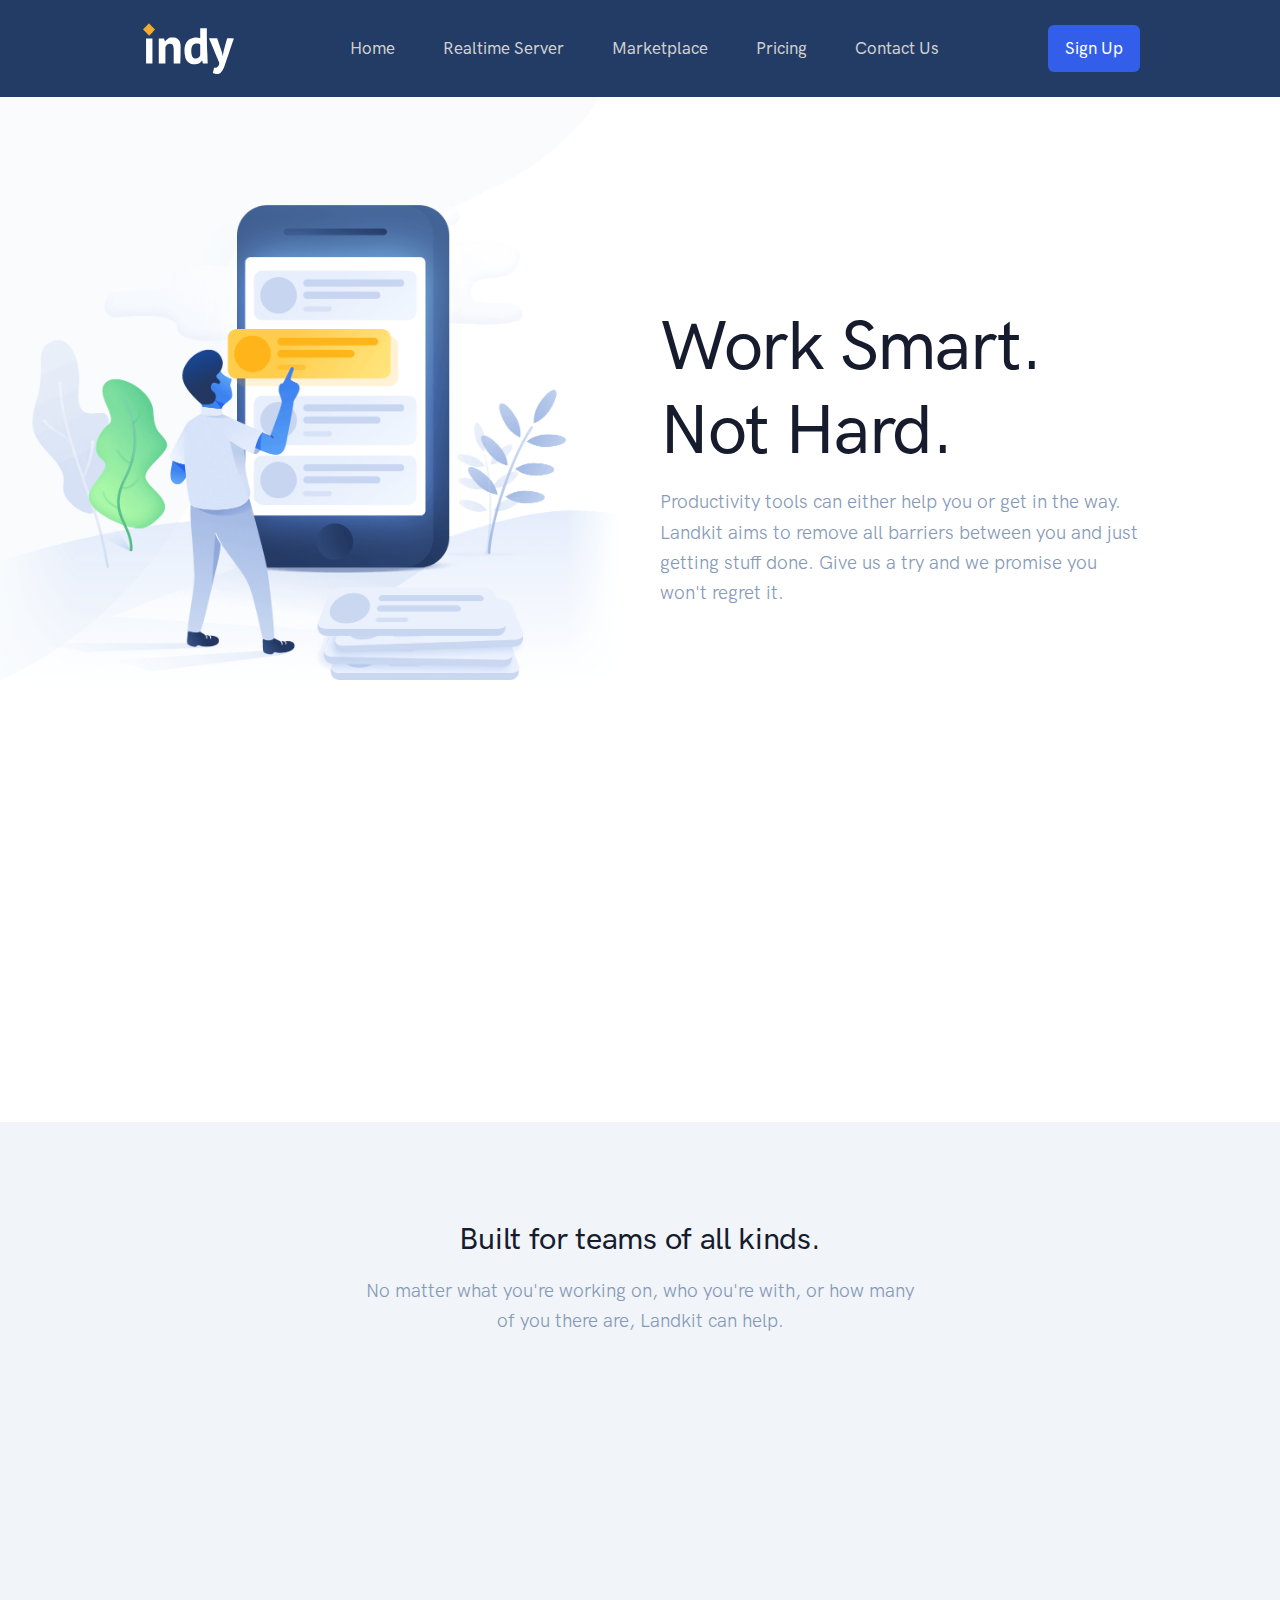
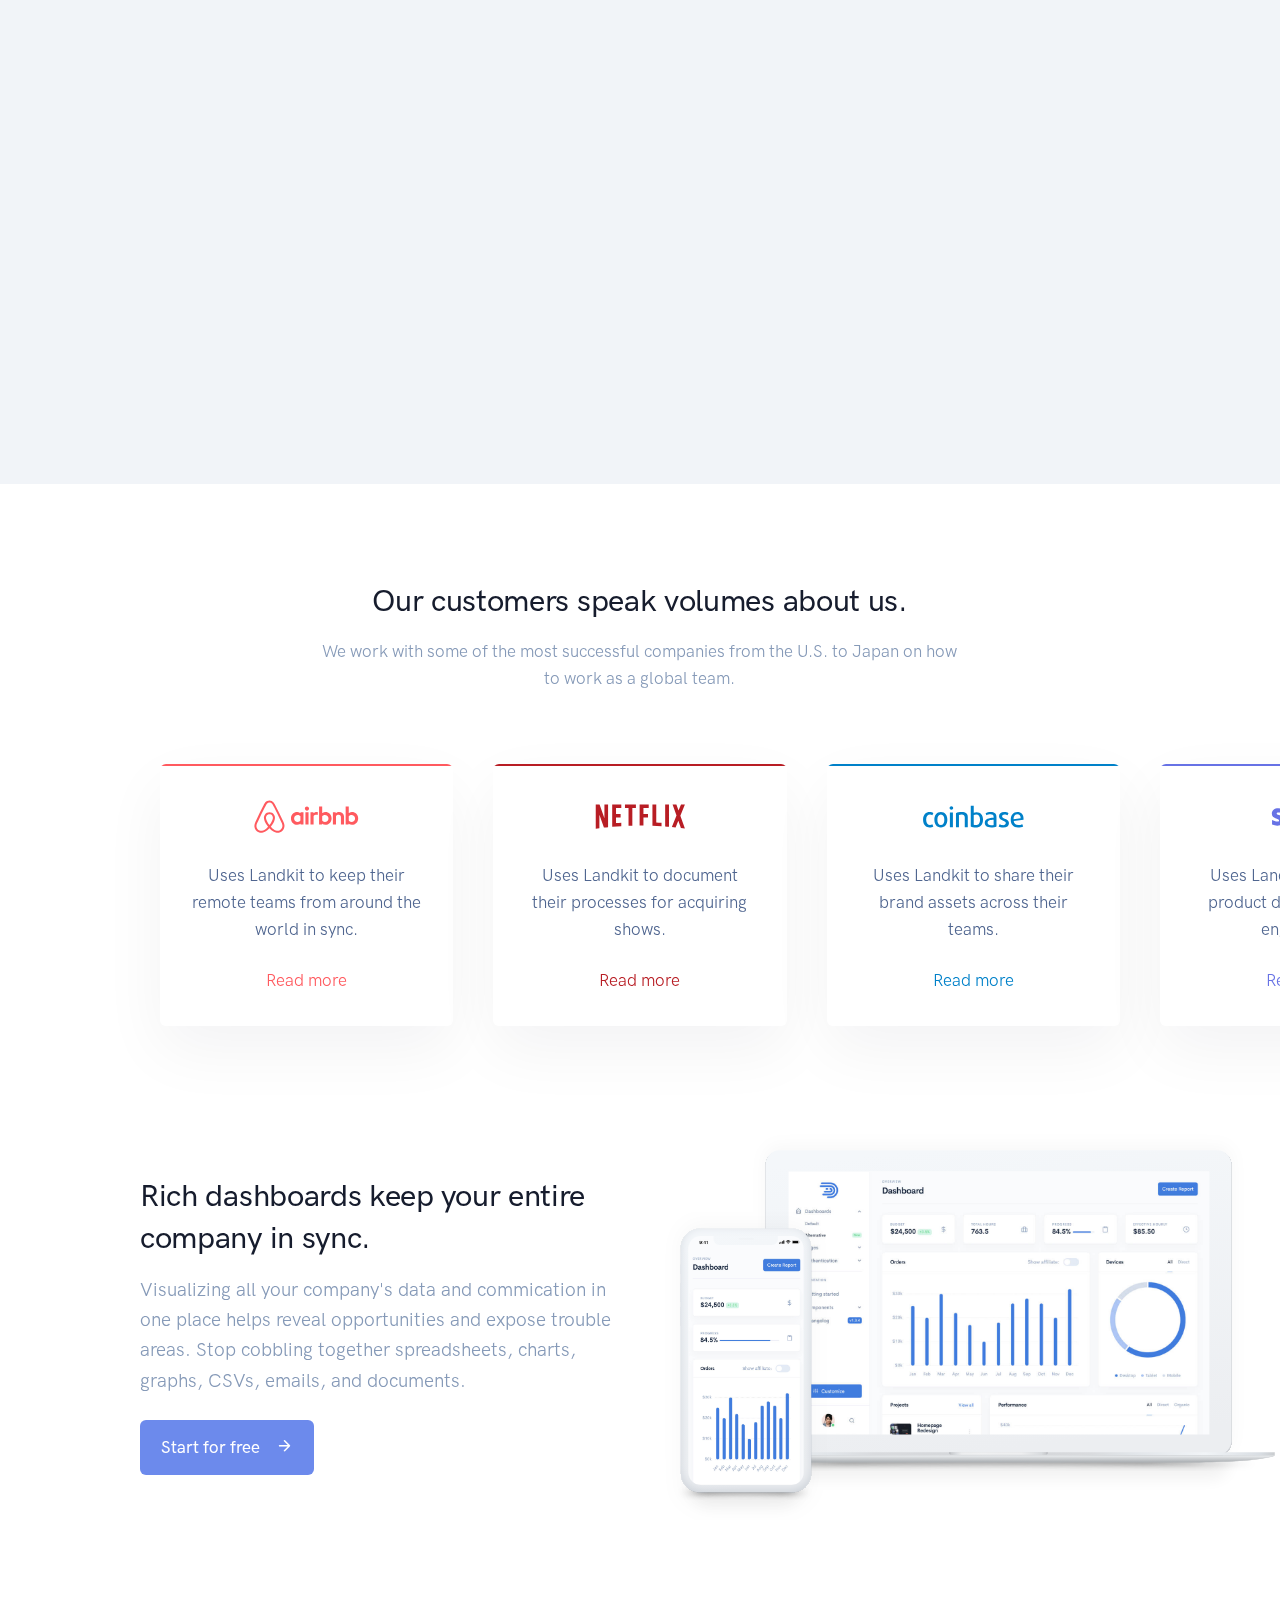
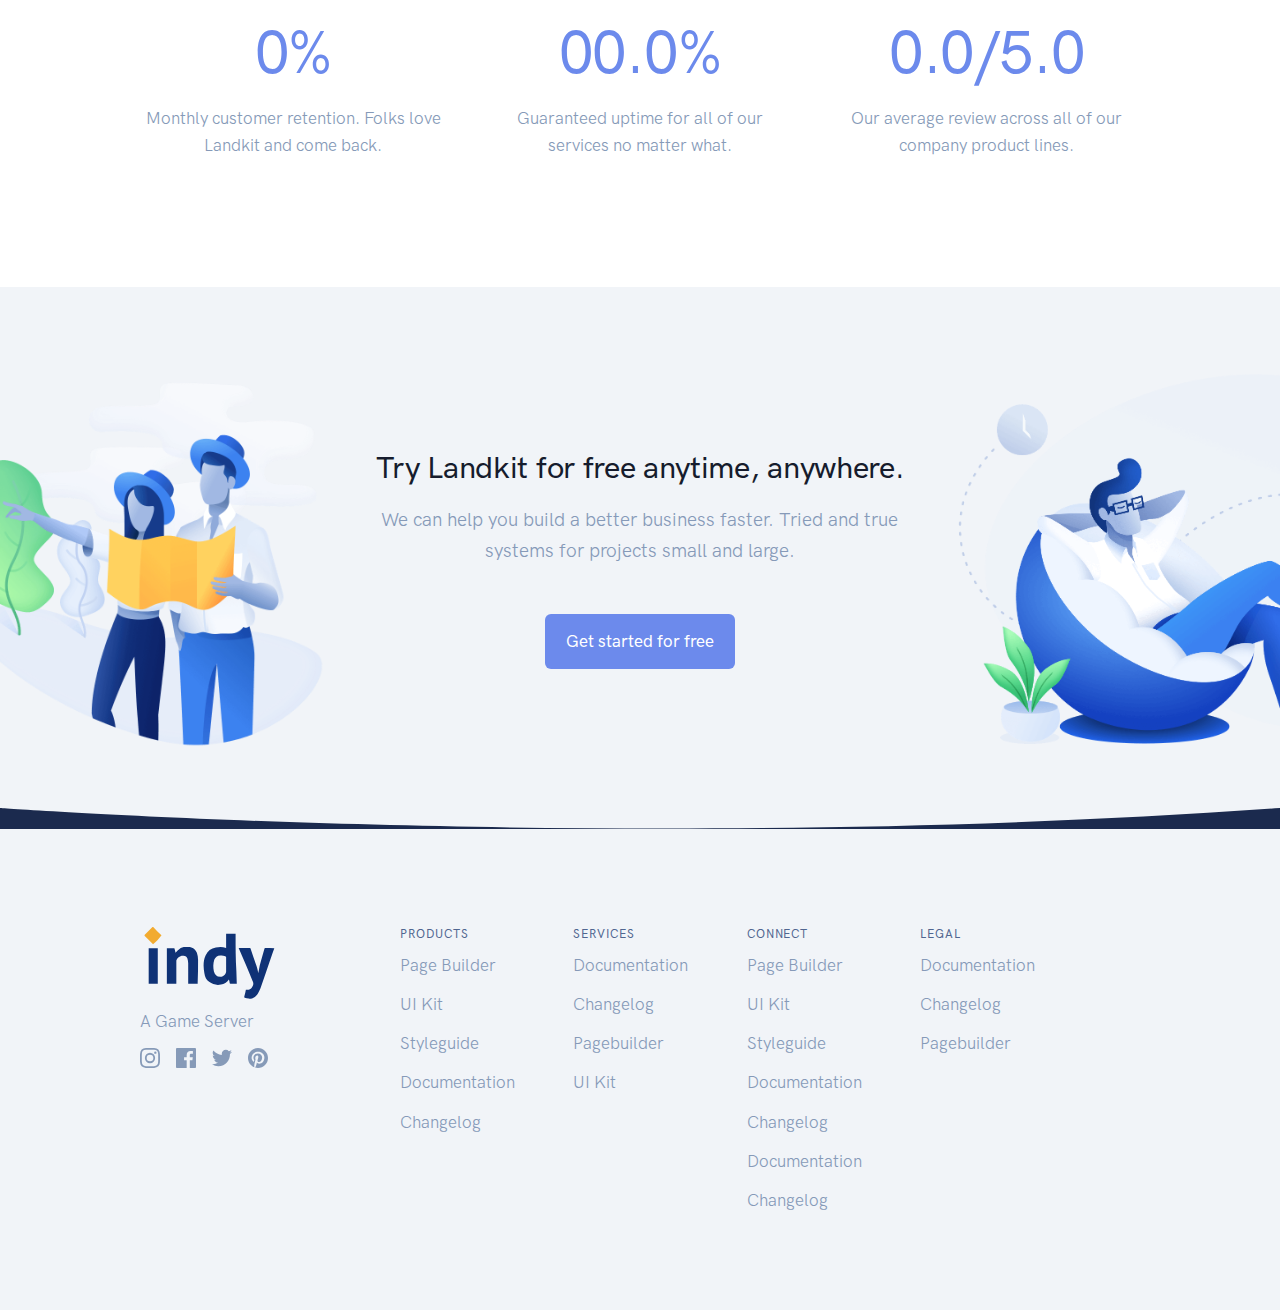
<file: realtime-server.html>
<!doctype html>
<html lang="en">
  <head>
    <meta charset="utf-8" />
    <meta name="viewport" content="width=device-width, initial-scale=1" />
    
    <!-- Favicon -->
    <link rel="shortcut icon" href="./assets/favicon/favicon.ico" type="image/x-icon" />
    
    <!-- Map CSS -->
    <link rel="stylesheet" href="https://api.mapbox.com/mapbox-gl-js/v0.53.0/mapbox-gl.css" />
    
    <!-- Libs CSS -->
    <link rel="stylesheet" href="./assets/css/libs.bundle.css" />
    
    <!-- Theme CSS -->
    <link rel="stylesheet" href="./assets/css/theme.bundle.css" />
	  
	<!-- Vijay CSS -->
	<link rel="stylesheet" href="./assets/css/style.css">
    
    <!-- Title -->
    <title>Indy- Game Server - Realtime Server </title>
  </head>
  <body>
    <!-- Signup: Horizontal  -->
    <div class="modal fade" id="modalSignupHorizontal" tabindex="-1" role="dialog" aria-labelledby="modalSignupHorizontalTitle" aria-hidden="true">
      <div class="modal-dialog modal-lg modal-dialog-centered" role="document">
        <div class="modal-content">
          <div class="card card-row">
            <div class="row gx-0">
              <div class="col-12 col-md-6 bg-cover card-img-start" style="background-image: url(./assets/img/photos/photo-8.jpg);">
    
                <!-- Image (placeholder) -->
                <img src="./assets/img/photos/photo-8.jpg" alt="..." class="img-fluid d-md-none invisible">
    
                <!-- Shape -->
                <div class="shape shape-end shape-fluid-y text-white d-none d-md-block">
                  <svg viewBox="0 0 112 690" fill="none" xmlns="http://www.w3.org/2000/svg"><path d="M116 0H51v172C76 384 0 517 0 517v173h116V0z" fill="currentColor"/></svg>            </div>
    
              </div>
              <div class="col-12 col-md-6">
                <div class="card-body">
    
                  <!-- Close -->
                  <button type="button" class="btn-close" data-bs-dismiss="modal" aria-label="Close"></button>
    
                  <!-- Heading -->
                  <h2 class="mb-0 fw-bold text-center" id="modalSignupHorizontalTitle">
                    Sign Up
					  
                  </h2>
    
                  <!-- Text -->
                  <p class="mb-6 text-center text-muted">
                    Simplify your workflow in minutes.
                  </p>
    
                  <!-- Form -->
                  <form class="mb-6">
    
                    <!-- Email -->
                    <div class="form-group">
                      <label class="visually-hidden" for="modalSignupHorizontalEmail">
                        Your email
                      </label>
                      <input type="email" class="form-control" id="modalSignupHorizontalEmail" placeholder="Your email">
                    </div>
    
                    <!-- Password -->
                    <div class="form-group mb-5">
                      <label class="visually-hidden" for="modalSignupHorizontalPassword">
                        Create a password
                      </label>
                      <input type="password" class="form-control" id="modalSignupHorizontalPassword" placeholder="Create a password">
                    </div>
    
                    <!-- Submit -->
                    <button class="btn w-100 btn-primary" type="submit">
                      Sign up
                    </button>
    
                  </form>
    
                  <!-- Text -->
                  <p class="mb-0 fs-sm text-center text-muted">
                    Already have an account? <a href="./signin-illustration.html">Log in</a>.
                  </p>
    
                </div>
              </div>
    
            </div> <!-- / .row -->
          </div>
        </div>
      </div>
    </div>

    <!-- NAVBAR -->
    <nav class="navbar navbar-expand-lg bg-drak_blue">
      <div class="container">
    
        <!-- Brand -->
        <a class="navbar-brand" href="./index.html">
			<img src="assets/img/brand.svg" class="navbar-brand-img" alt=""> 
        </a>
    
        <!-- Toggler -->
        <button class="navbar-toggler navbar-dark" type="button" data-bs-toggle="collapse" data-bs-target="#navbarCollapse" aria-controls="navbarCollapse" aria-expanded="false" aria-label="Toggle navigation">
          <span class="navbar-toggler-icon"></span>
        </button>
    
        <!-- Collapse -->
        <div class="collapse navbar-collapse" id="navbarCollapse">
    
          <!-- Toggler -->
          <button class="navbar-toggler" type="button" data-bs-toggle="collapse" data-bs-target="#navbarCollapse" aria-controls="navbarCollapse" aria-expanded="false" aria-label="Toggle navigation">
            <i class="fe fe-x"></i>
          </button>
    
          <!-- Navigation -->
          <ul class="navbar-nav ms-auto ">
            <li class="nav-item dropdown">
				<a class="navbar-text nav-link " href="index.html">
                 Home
                </a>
            </li>
			  <li class="nav-item dropdown">
              <a class="navbar-text nav-link  "  href="realtime-server.html"  >
                Realtime Server 
              </a>
            </li>
			  <li class="nav-item dropdown">
              <a class="navbar-text nav-link"  href="marketplace.html"  >
                Marketplace
              </a>
            </li>
			  <li class="nav-item dropdown">
              <a class="navbar-text nav-link"  href="pricing.html"  >
               Pricing
              </a>
            </li>
			  <li class="nav-item dropdown">
              <a class="navbar-text nav-link"  href="contact.html"  >
                Contact Us
              </a>
           	</li>
          </ul>
    
          <!-- Button -->
			<a class="navbar-btn btn btn-sm btn-primary lift ms-auto" data-bs-toggle="modal" href="#modalSignupHorizontal">
                    Sign Up
                    </a>
       
    
        </div>
    
      </div>
    </nav>

    <!-- WELCOME -->
    <section class="position-relative pt-12 pt-md-14 mt-n11">

      <!-- Shape -->
      <div class="shape shape-fluid-x shape-blur-2 text-light">
        <svg viewBox="0 0 1313 768" fill="none" xmlns="http://www.w3.org/2000/svg"><path d="M442.794 768c163.088 0 305.568-88.227 382.317-219.556l.183.556s.249-.749.762-2.181a440.362 440.362 0 0033.192-71.389C901.996 397.81 989.306 277.09 1144.29 206l-.92-.693C1230.34 171.296 1295.63 94.049 1312.83 0H1.294v295.514c-.663 9.909-1 19.908-1 29.986 0 244.386 198.114 442.5 442.5 442.5z" fill="currentColor"/></svg>      </div>

      <!-- Content -->
      <div class="container">
        <div class="row align-items-center text-center text-md-start">
          <div class="col-12 col-md-6">

            <!-- Image -->
            <img src="assets/img/illustrations/illustration-4.png" alt="..." class="img-fluid mw-130 float-end mb-6 mb-md-0" data-aos="fade-right">

          </div>
          <div class="col-12 col-md-6">

            <!-- Heading -->
            <h1 class="display-1 fw-bold">
              <div data-aos="fade-left">Work Smart.</div>
              <div data-aos="fade-left" data-aos-delay="100">Not Hard.</div>
            </h1>

            <!-- Text -->
            <p class="fs-lg text-muted mb-0" data-aos="fade-left" data-aos-delay="200">
              Productivity tools can either help you or get in the way. Landkit aims to remove all barriers between you and just getting stuff done. Give us a try and we promise you won't regret it.
            </p>

          </div>
        </div> <!-- / .row -->
      </div> <!-- / .container -->

    </section>

    <!-- HUB -->
    <section class="py-8 py-md-11">
      <div class="container">
        <div class="row">
          <div class="col-12 col-md-4 text-center" data-aos="fade-up">

            <!-- Icon -->
            <div class="icon text-primary mb-3">
              <svg width="24" height="24" viewBox="0 0 24 24" xmlns="http://www.w3.org/2000/svg"><g fill="none" fill-rule="evenodd"><path d="M0 0h24v24H0z"/><path d="M7 3h10a4 4 0 110 8H7a4 4 0 110-8zm0 6a2 2 0 100-4 2 2 0 000 4z" fill="#335EEA"/><path d="M7 13h10a4 4 0 110 8H7a4 4 0 110-8zm10 6a2 2 0 100-4 2 2 0 000 4z" fill="#335EEA" opacity=".3"/></g></svg>            </div>

            <!-- Heading -->
            <h3>
              Built for developers
            </h3>

            <!-- Text -->
            <p class="text-muted mb-6 mb-md-0">
              Landkit is built to make your life easier. Variables, build tooling, documentation, and reusable components.
            </p>

          </div>
          <div class="col-12 col-md-4 text-center" data-aos="fade-up" data-aos-delay="50">

            <!-- Icon -->
            <div class="icon text-primary mb-3">
              <svg width="24" height="24" viewBox="0 0 24 24" xmlns="http://www.w3.org/2000/svg"><g fill="none" fill-rule="evenodd"><path d="M0 0h24v24H0z"/><path d="M5.5 4h4A1.5 1.5 0 0111 5.5v1A1.5 1.5 0 019.5 8h-4A1.5 1.5 0 014 6.5v-1A1.5 1.5 0 015.5 4zm9 12h4a1.5 1.5 0 011.5 1.5v1a1.5 1.5 0 01-1.5 1.5h-4a1.5 1.5 0 01-1.5-1.5v-1a1.5 1.5 0 011.5-1.5z" fill="#335EEA"/><path d="M5.5 10h4a1.5 1.5 0 011.5 1.5v7A1.5 1.5 0 019.5 20h-4A1.5 1.5 0 014 18.5v-7A1.5 1.5 0 015.5 10zm9-6h4A1.5 1.5 0 0120 5.5v7a1.5 1.5 0 01-1.5 1.5h-4a1.5 1.5 0 01-1.5-1.5v-7A1.5 1.5 0 0114.5 4z" fill="#335EEA" opacity=".3"/></g></svg>            </div>

            <!-- Heading -->
            <h3>
              Designed to be modern
            </h3>

            <!-- Text -->
            <p class="text-muted mb-6 mb-md-0">
              Designed with the latest design trends in mind. Landkit feels modern, minimal, and beautiful.
            </p>

          </div>
          <div class="col-12 col-md-4 text-center" data-aos="fade-up" data-aos-delay="100">

            <!-- Icon -->
            <div class="icon text-primary mb-3">
              <svg width="24" height="24" viewBox="0 0 24 24" xmlns="http://www.w3.org/2000/svg"><g fill="none" fill-rule="evenodd"><path d="M0 0h24v24H0z"/><path d="M17.272 8.685a1 1 0 111.456-1.37l4 4.25a1 1 0 010 1.37l-4 4.25a1 1 0 01-1.456-1.37l3.355-3.565-3.355-3.565zm-10.544 0L3.373 12.25l3.355 3.565a1 1 0 01-1.456 1.37l-4-4.25a1 1 0 010-1.37l4-4.25a1 1 0 011.456 1.37z" fill="#335EEA"/><rect fill="#335EEA" opacity=".3" transform="rotate(15 12 12)" x="11" y="4" width="2" height="16" rx="1"/></g></svg>            </div>

            <!-- Heading -->
            <h3>
              Documentation for everything
            </h3>

            <!-- Text -->
            <p class="text-muted mb-0">
              We've written extensive documentation for components and tools, so you never have to reverse engineer anything.
            </p>

          </div>
        </div> <!-- / .row -->
      </div> <!-- / .container -->
    </section>

    <!-- ABOUT -->
    <section class="py-8 py-md-11 bg-gray-200">
      <div class="container">
        <div class="row justify-content-center">
          <div class="col-12 col-md-10 col-lg-7 text-center">

            <!-- Heading -->
            <h2 class="fw-bold">
              Built for teams of all kinds.
            </h2>

            <!-- Text -->
            <p class="fs-lg text-muted mb-7 mb-md-9">
              No matter what you're working on, who you're with, or how many of you there are, Landkit can help.
            </p>

          </div>
        </div> <!-- / .row -->
        <div class="row gx-4">
          <div class="col-12 col-lg-6 d-lg-flex mb-4">

            <!-- Card -->
            <div class="card shadow-light-lg overflow-hidden" data-aos="fade-up">
              <div class="row">
                <div class="col-md-4 position-relative">

                  <!-- Image -->
                  <img src="assets/img/illustrations/illustration-8.png" class="h-75 position-absolute right-0 mt-7 me-n4" alt="...">

                </div>
                <div class="col-md-8">

                  <!-- Body -->
                  <div class="card-body py-7 py-md-9 text-center">

                    <!-- Heading -->
                    <h4 class="fw-bold">
                      Unlimited Team Size
                    </h4>

                    <!-- Text -->
                    <p class="text-muted mb-0">
                      Landkit works well for a scrappy team of 3 or scales to the enterprise level needs of Forture 500 companies.
                    </p>

                  </div>

                </div>
              </div> <!-- / .row -->
            </div>

          </div>
          <div class="col-12 col-lg-6 d-lg-flex mb-4">

            <!-- Card -->
            <div class="card shadow-light-lg overflow-hidden text-center" data-aos="fade-up">
              <div class="row">
                <div class="col-md-8">

                  <!-- Body -->
                  <div class="card-body py-7 py-md-9">

                    <!-- Heading -->
                    <h4 class="fw-bold">
                      Emoji Responses
                    </h4>

                    <!-- Text -->
                    <p class="text-muted mb-0">
                      Instead of bombarding team members with huge messages, simply reply with an emoji to express your reply.
                    </p>

                  </div>

                </div>
                <div class="col-md-4">

                  <!-- Image -->
                  <img src="assets/img/illustrations/illustration-6.png" class="h-75 position-absolute left-0 mt-7" alt="...">

                </div>
              </div> <!-- / .row -->
            </div>

          </div>
        </div> <!-- / .row -->
        <div class="row">
          <div class="col-12">

            <!-- Card -->
            <div class="card shadow-light-lg overflow-hidden text-center text-lg-start" data-aos="fade-up">
              <div class="row">
                <div class="col-md-4 position-relative">

                  <!-- Image -->
                  <img src="assets/img/illustrations/illustration-2.png" class="h-75 position-absolute right-0 mt-6" alt="...">

                </div>
                <div class="col-md-8">

                  <!-- Body -->
                  <div class="card-body py-7 py-md-9">

                    <!-- Heading -->
                    <h4 class="fw-bold">
                      Building a community.
                    </h4>

                    <!-- Text -->
                    <p class="text-muted mb-0">
                      Landkit is focused on helping foster a community. Lorem ipsum dolor sit amet, consectetur adipiscing elit. Proin quis diam tempus tortor egestas blandit. Aliquam erat volutpat. Phasellus rhoncus pretium molestie. Nulla facilisi. Etiam sollicitudin lectus ac nisi tincidunt porttitor. Phasellus eros metus, gravida eu mi ac, gravida convallis ipsum.
                    </p>

                  </div>

                </div>
              </div> <!-- / .row -->
            </div>

          </div>
        </div> <!-- / .row -->
      </div> <!-- / .container -->
    </section>

    <!-- TESTIMONIALS -->
    <section class="pt-8 pt-md-11">
      <div class="container">
        <div class="row justify-content-center">
          <div class="col-12 col-md-10 col-lg-8 text-center">

            <!-- Heading -->
            <h2 class="fw-bold">
              Our customers speak volumes about us.
            </h2>

            <!-- Text -->
            <p class="text-muted mb-7 mb-md-9">
              We work with some of the most successful companies from the U.S. to Japan on how to work as a global team.
            </p>

          </div>
        </div> <!-- / .row -->
        <div class="row">
          <div class="col-12">

            <!-- Flickity -->
            <div class="flickity-viewport-visible pt-2 pb-9" data-flickity='{"cellAlign": "left", "imagesLoaded": true, "pageDots": false, "prevNextButtons": false, "contain": true}'>
              <div class="col-12 col-md-5 col-lg-4">

                <!-- Card -->
                <div class="card card-border shadow-light-lg lift lift-lg" style="border-top-color: #FF5A5F;">
                  <div class="card-body text-center">

                    <!-- Icon -->
                    <div class="img-fluid mb-5 w-50 mx-auto" style="color: #FF5A5F;">
                      <svg viewBox="0 0 2761 991" xmlns="http://www.w3.org/2000/svg"><path d="M1447.629 301.83c0 28.119-22.658 50.76-50.777 50.76-28.118 0-50.76-22.641-50.76-50.76s21.87-50.76 50.76-50.76c28.915.78 50.777 23.43 50.777 50.76zm-209.316 102.317v12.5s-24.202-31.256-75.75-31.256c-85.121 0-151.517 64.828-151.517 154.638 0 89.037 65.615 154.638 151.517 154.638 52.328 0 75.75-32.02 75.75-32.02v13.271c0 6.25 4.697 10.923 10.939 10.923h63.252V393.177h-63.252c-6.242.024-10.939 5.5-10.939 10.97zm0 188.21c-11.703 17.189-35.14 32.028-63.251 32.028-49.98 0-88.258-31.24-88.258-84.356 0-53.11 38.277-84.349 88.258-84.349 27.338 0 52.328 15.62 63.251 32.02v104.658zm121.058-199.156h74.97v293.664h-74.97V393.2zm1119.954-7.818c-51.548 0-75.766 31.255-75.766 31.255V251.85h-74.97v435.015h63.267c6.25 0 10.923-5.47 10.923-10.94v-13.27s24.218 32.02 75.75 32.02c85.137 0 151.518-65.585 151.518-154.623s-66.38-154.669-150.722-154.669zm-12.499 238.214c-28.906 0-51.548-14.824-63.267-32.02V486.92c11.719-15.62 36.709-32.02 63.267-32.02 49.98 0 88.25 31.24 88.25 84.349 0 53.109-38.261 84.348-88.25 84.348zm-177.28-110.891v174.939h-74.985V521.288c0-48.412-15.62-67.949-57.767-67.949-22.642 0-46.08 11.72-60.942 28.907v204.626h-74.955V393.21h59.335c6.25 0 10.938 5.469 10.938 10.938v12.5c21.87-22.658 50.76-31.256 79.652-31.256 32.808 0 60.147 9.386 82.016 28.126 26.543 21.87 36.709 49.98 36.709 99.189zm-450.65-127.323c-51.532 0-75.75 31.255-75.75 31.255V251.85h-74.97v435.015h63.251c6.25 0 10.939-5.47 10.939-10.94v-13.27s24.218 32.02 75.75 32.02c85.137 0 151.518-65.585 151.518-154.623.78-89.045-65.6-154.669-150.737-154.669zm-12.498 238.214c-28.891 0-51.533-14.824-63.252-32.02V486.92c11.719-15.62 36.709-32.02 63.252-32.02 49.996 0 88.257 31.24 88.257 84.349 0 53.109-38.261 84.348-88.257 84.348zm-203.05-238.214c22.641 0 34.36 3.917 34.36 3.917v69.5s-62.48-21.088-101.52 23.438v205.399H1481.2V393.2h63.267c6.25 0 10.923 5.469 10.923 10.938v12.5c14.075-16.409 44.535-31.256 67.957-31.256zM844.705 660.306c-3.901-9.37-7.81-19.52-11.711-28.119-6.258-14.051-12.507-27.338-17.96-39.83l-.781-.78c-53.897-117.156-111.68-235.858-172.606-352.999l-2.34-4.696a1536.65 1536.65 0 01-18.734-36.71c-7.817-14.067-15.62-28.89-28.119-42.958-24.99-31.24-60.918-48.427-99.18-48.427-39.057 0-74.198 17.188-99.96 46.859-11.72 14.052-20.317 28.891-28.12 42.958a1695.173 1695.173 0 01-18.732 36.71l-2.349 4.696c-60.138 117.141-118.709 235.85-172.598 353l-.788 1.552c-5.462 12.514-11.719 25.786-17.968 39.83-3.901 8.597-7.803 17.968-11.704 28.118-10.158 28.892-13.287 56.23-9.37 84.357 8.59 58.578 47.632 107.763 101.529 129.647 20.309 8.598 41.398 12.5 63.26 12.5 6.249 0 14.051-.78 20.308-1.569 25.779-3.12 52.33-11.703 78.107-26.543 32.02-17.968 62.48-43.73 96.84-81.22 34.36 37.49 65.6 63.252 96.84 81.22 25.786 14.84 52.329 23.422 78.1 26.543 6.249.796 14.066 1.568 20.316 1.568 21.87 0 43.73-3.9 63.252-12.499 54.677-21.884 92.938-71.85 101.536-129.647 6.203-27.331 3.082-54.654-7.068-83.56zm-352.219 40.61c-42.178-53.109-69.517-103.09-78.88-145.252-3.9-17.968-4.688-33.588-2.34-47.647 1.553-12.5 6.25-23.438 12.499-32.808 14.84-21.074 39.83-34.36 68.729-34.36 28.907 0 54.677 12.498 68.736 34.36 6.25 9.37 10.931 20.316 12.507 32.808 2.333 14.067 1.553 30.46-2.348 47.647-9.402 41.383-36.74 91.37-78.903 145.252zm311.6 36.71c-5.46 40.61-32.8 75.765-71.06 91.385-18.742 7.802-39.058 10.15-59.352 7.802-19.52-2.348-39.057-8.598-59.35-20.3-28.119-15.636-56.23-39.83-89.038-75.767 51.54-63.252 82.78-121.058 94.5-172.59 5.469-24.218 6.257-46.08 3.9-66.397-3.113-19.52-10.15-37.489-21.081-53.109-24.226-35.156-64.843-55.45-110.127-55.45-45.283 0-85.901 21.09-110.111 55.45-10.93 15.62-17.968 33.588-21.09 53.11-3.12 20.316-2.348 42.958 3.902 66.395 11.71 51.533 43.73 110.112 94.491 173.371-32.02 35.929-60.919 60.147-89.037 75.766-20.31 11.72-39.822 17.969-59.343 20.302a124.96 124.96 0 01-59.359-7.803c-38.261-15.62-65.6-50.776-71.061-91.386-2.341-19.52-.788-39.042 7.03-60.91 2.332-7.819 6.249-15.62 10.15-24.991 5.47-12.499 11.703-25.786 17.96-39.057l.788-1.553c53.882-116.376 111.672-235.085 171.81-350.666l2.341-4.697c6.258-11.703 12.507-24.202 18.749-35.92 6.25-12.5 13.271-24.219 21.87-34.377 16.4-18.725 38.26-28.891 62.478-28.891 24.218 0 46.08 10.166 62.48 28.891 8.598 10.182 15.62 21.9 21.87 34.376 6.256 11.719 12.506 24.218 18.74 35.921l2.348 4.697a10341.109 10341.109 0 01171.038 351.446v.78c6.257 12.515 11.719 26.559 17.968 39.073 3.901 9.355 7.81 17.157 10.15 24.975 6.235 20.285 8.575 39.822 5.447 60.123z" fill="currentColor" fill-rule="nonzero"/></svg>                    </div>

                    <!-- Text -->
                    <p class="text-gray-700 mb-5">
                      Uses Landkit to keep their remote teams from around the world in sync.
                    </p>

                    <!-- Link -->
                    <a href="#!" style="color: #FF5A5F;">Read more</a>

                  </div>
                </div>

              </div>
              <div class="col-12 col-md-5 col-lg-4">

                <!-- Card -->
                <div class="card card-border shadow-light-lg lift lift-lg" style="border-top-color: #B81D24;">
                  <div class="card-body text-center">

                    <!-- Icon -->
                    <div class="img-fluid mb-5 w-50 mx-auto" style="color: #B81D24;">
                      <svg viewBox="0 0 2761 991" xmlns="http://www.w3.org/2000/svg"><path d="M2140.629 749.008c29.915 2.896 59.815 6.007 89.644 9.225l65.859-162.412 62.6 177.393a7894.176 7894.176 0 0196.232 12.643l-109.75-311.073L2455 204.021h-92.981l-.967 1.33-59.307 146.273-52.068-147.581h-91.807l94.779 268.625-112.013 276.34h-.007zm-69.432-6.364V204.02h-91.77v531.064c30.609 2.36 61.233 4.892 91.77 7.552v.007zm-689.374-30.12c24.774 0 49.52.186 74.222.386V515.03h110.244v-84.267h-110.237V288.388h126.97v-84.367h-219.099v508.575c5.95 0 11.929-.093 17.9-.072zm-284.928 5.149a8147.87 8147.87 0 0191.82-2.746V288.402h85.779v-84.36h-263.377v84.36h85.792v429.27h-.014zm-701.862 56.793V453.568l108.662 307.94a7954.136 7954.136 0 01100.442-10.605V204.03h-88.055v332.396L398.828 204.03H307V786h.551c29.092-4.019 58.284-7.837 87.482-11.534zM922.625 288.38v-84.352h-219.12v537.757a7890.227 7890.227 0 01218.941-15.81v-84.432a7642.138 7642.138 0 00-126.805 8.445V515.066h110.244v-84.317H795.64V288.38h126.984zm842.27 349.13V204h-92.171v513.98c73.32 2.69 146.352 6.436 219.142 11.156v-84.481a8007.367 8007.367 0 00-126.97-7.151v.007z" fill="currentColor" fill-rule="nonzero"/></svg>                    </div>

                    <!-- Text -->
                    <p class="text-gray-700 mb-5">
                      Uses Landkit to document their processes for acquiring shows.
                    </p>

                    <!-- Link -->
                    <a href="#!" style="color: #B81D24;">Read more</a>

                  </div>
                </div>

              </div>
              <div class="col-12 col-md-5 col-lg-4">

                <!-- Card -->
                <div class="card card-border shadow-light-lg lift lift-lg" style="border-top-color: #0081C9;">
                  <div class="card-body text-center">

                    <!-- Icon -->
                    <div class="img-fluid mb-5 w-50 mx-auto" style="color: #0081C9;">
                      <svg viewBox="0 0 2761 991" xmlns="http://www.w3.org/2000/svg"><path d="M326.558 759C247.442 759 170 702.045 170 573.476c0-128.987 77.442-185.105 156.558-185.105 38.93 0 69.489 10.051 91.256 24.29l-23.86 52.349c-14.652-10.47-36.42-17.17-58.187-17.17-47.72 0-91.255 37.69-91.255 124.799 0 87.108 44.79 125.636 91.255 125.636 21.768 0 43.535-6.7 58.186-17.17l23.861 53.605C395.209 749.787 365.488 759 326.558 759zm272.512 0c-100.884 0-156.558-79.989-156.558-185.524s55.255-185.105 156.558-185.105c100.883 0 156.558 79.151 156.558 185.105C755.628 679.011 699.953 759 599.07 759zm0-313.255c-56.093 0-83.721 50.255-83.721 126.894 0 76.638 27.628 127.312 83.72 127.312 56.094 0 83.722-50.674 83.722-127.312 0-76.639-27.628-126.894-83.721-126.894zm253.674-114.748c-23.86 0-43.116-18.427-43.116-41.042 0-22.614 19.256-41.041 43.116-41.041s43.116 18.427 43.116 41.041c0 22.615-19.674 41.042-43.116 41.042zm-36.418 64.493h72.837v355.972h-72.837V395.49zm358.325 355.972V514.008c0-41.46-25.116-67.425-74.511-67.425-26.373 0-50.652 4.606-65.303 10.47V751.88h-72V413.498c35.582-14.657 81.21-25.127 136.884-25.127 99.628 0 147.767 43.554 147.767 118.936v244.574h-72.837v-.42zm264.14 7.538c-46.047 0-91.675-11.307-119.721-25.127V233h72v171.704c17.163-7.957 44.79-14.658 69.488-14.658 91.675 0 154.047 66.169 154.047 175.054 0 134.432-69.489 193.9-175.814 193.9zM1448 446.583c-19.674 0-43.116 4.606-56.93 11.726v233.685c10.465 4.606 30.977 9.213 51.488 9.213 57.349 0 99.628-39.785 99.628-130.662.419-77.895-36.419-123.962-94.186-123.962zM1810.512 759c-102.14 0-154.047-41.46-154.047-111.817 0-99.253 105.488-116.842 213.07-122.705v-22.615c0-44.81-29.721-60.724-75.349-60.724-33.488 0-74.512 10.47-98.372 21.777l-18.419-49.418c28.465-12.563 76.605-25.127 124.326-25.127 84.977 0 136.884 33.084 136.884 121.03v224.472c-25.535 13.82-77.86 25.127-128.093 25.127zm59.441-186.361c-72.837 3.769-145.255 10.05-145.255 73.288 0 37.69 28.883 60.724 83.72 60.724 23.024 0 50.233-3.769 61.535-9.213v-124.8zM2101.023 759c-41.442 0-84.976-11.307-110.93-25.127l24.28-55.28c18.418 11.307 57.348 23.033 84.557 23.033 38.93 0 64.884-19.265 64.884-48.999 0-32.246-27.21-44.81-63.21-58.211-47.72-18.008-100.883-39.785-100.883-106.373 0-58.63 45.628-99.672 124.744-99.672 43.116 0 78.698 10.47 103.814 25.127l-22.605 50.255c-15.907-10.05-47.72-20.94-73.255-20.94-37.675 0-58.605 19.684-58.605 45.649 0 32.247 26.372 43.554 61.535 56.955 49.395 18.427 104.232 38.948 104.232 108.467C2239.163 717.12 2190.186 759 2101.023 759zm489.35-187.199l-236.513 33.084c7.117 64.075 48.977 96.322 108.838 96.322 35.581 0 74.093-8.795 98.372-21.777l20.93 54.024c-27.628 14.657-75.349 25.127-124.326 25.127-112.186 0-174.976-72.032-174.976-185.524 0-108.885 60.697-185.105 160.325-185.105 92.512 0 147.35 60.725 147.35 156.628.836 8.794.836 18.008 0 27.221zm-147.768-130.662c-55.256 0-91.675 42.297-92.93 116.423l172.465-23.87c-.838-61.982-32.233-92.553-79.535-92.553z" fill="currentColor" fill-rule="nonzero"/></svg>                    </div>


                    <!-- Text -->
                    <p class="text-gray-700 mb-5">
                      Uses Landkit to share their brand assets across their teams.
                    </p>

                    <!-- Link -->
                    <a href="#!" style="color: #0081C9;">Read more</a>

                  </div>
                </div>

              </div>
              <div class="col-12 col-md-5 col-lg-4">

                <!-- Card -->
                <div class="card card-border shadow-light-lg lift lift-lg" style="border-top-color: #6772E5;">
                  <div class="card-body text-center">

                    <!-- Icon -->
                    <div class="img-fluid mb-5 w-50 mx-auto" style="color: #6772E5;">
                      <svg viewBox="0 0 2761 991" xmlns="http://www.w3.org/2000/svg"><path d="M666.751 420.38c0-17.962 14.764-24.873 39.222-24.873 35.063 0 79.355 10.597 114.42 29.482V316.742c-38.293-15.2-76.126-21.188-114.42-21.188-93.665 0-155.952 48.827-155.952 130.358 0 127.126 175.326 106.861 175.326 161.676 0 21.185-18.453 28.096-44.292 28.096-38.294 0-87.203-15.662-125.96-36.85V688.46c42.91 18.425 86.28 26.253 125.96 26.253 95.968 0 161.947-47.44 161.947-129.892-.46-137.263-176.25-112.852-176.25-164.442zM978.65 203.432l-112.579 23.95-.46 368.954c0 68.175 51.215 118.378 119.5 118.378 37.834 0 65.516-6.908 80.741-15.2V606.01c-14.76 5.988-87.663 27.176-87.663-40.996V401.495h87.663v-98.11H978.19l.46-99.953zm230.697 134.037l-7.384-34.084h-99.66v403.038h115.349V433.28c27.218-35.467 73.36-29.019 87.663-23.954v-105.94c-14.764-5.53-68.747-15.663-95.968 34.083zm124.111-34.084h115.81v403.038h-115.81V303.385zm0-35.007l115.81-24.873V150l-115.81 24.413v93.965zm356.654 27.176c-45.217 0-74.284 21.188-90.43 35.93l-6.002-28.559h-101.502V840l115.345-24.41.464-130.355c16.61 11.977 41.061 29.019 81.665 29.019 82.589 0 157.795-66.329 157.795-212.343-.461-133.58-76.591-206.357-157.335-206.357zm-27.682 317.364c-27.222 0-43.374-9.67-54.443-21.647l-.464-170.89c11.997-13.357 28.607-22.568 54.907-22.568 41.986 0 71.053 46.98 71.053 107.32 0 61.724-28.607 107.785-71.053 107.785zm548.59-106.401c0-117.918-57.213-210.963-166.56-210.963-109.814 0-176.254 93.048-176.254 210.043 0 138.643 78.44 208.657 191.015 208.657 54.907 0 96.432-12.437 127.806-29.939V592.19c-31.37 15.663-67.361 25.337-113.039 25.337-44.756 0-84.435-15.663-89.509-70.015h225.62c0-5.991.922-29.941.922-40.995zm-227.926-43.758c0-52.05 31.838-73.7 60.905-73.7 28.143 0 58.135 21.65 58.135 73.7h-119.04z" fill="currentColor" fill-rule="nonzero"/></svg>                    </div>


                    <!-- Text -->
                    <p class="text-gray-700 mb-5">
                      Uses Landkit to plan their product development with engineering.
                    </p>

                    <!-- Link -->
                    <a href="#!" style="color: #6772E5;">Read more</a>

                  </div>
                </div>

              </div>
              <div class="col-12 col-md-5 col-lg-4">

                <!-- Card -->
                <div class="card card-border shadow-light-lg lift lift-lg" style="border-top-color: #CB2027;">
                  <div class="card-body text-center">

                    <!-- Icon -->
                    <div class="img-fluid mb-5 w-50 mx-auto" style="color: #CB2027;">
                      <svg viewBox="0 0 2761 991" xmlns="http://www.w3.org/2000/svg"><path d="M705.019 399.95c27.127 0 53.153-22.584 57.68-50.446 5.35-27.119-13.037-49.703-40.144-49.703-27.115 0-53.145 22.584-57.74 49.703-5.29 27.862 12.342 50.446 40.204 50.446zm1840.855 80.607h60.682c8.316 0 13.186-3.377 15.059-11.137a2716.172 2716.172 0 018.961-35.996c1.796-6.984-2.271-12.278-10.015-12.278h-59.879c4.314-17.161 21.107-72.876 21.107-109.2 0-72.54-61.598-134.244-149-134.244-98.708 0-162.925 66.243-162.925 159.455 0 27.188 10.144 58.879 22.717 78.537-5.411-.309-10.83-.462-16.25-.46-75.002 0-122.244 40.685-122.244 99.887 0 55.562 43.8 77.153 85.038 91.522 36.63 12.766 70.362 18.706 70.362 47.322 0 19.295-18.56 30.618-54.884 30.618-43.098 0-66.783-20.296-72.803-27.995 4.083-3.208 10.156-10.846 10.156-23.573 0-17.802-12.505-32.332-35.73-32.332-19.65 0-36.263 16.027-40.435 37.11-31.561 25.82-66.008 42.553-114.864 42.553-48.105 0-73.074-25.021-73.074-78.263 11.278 3.434 40.645 7.558 60.053 7.558 81.455 0 136.968-37.01 136.968-111.124 0-39.854-34.987-81.709-104.204-81.709h-.157c-91.038 0-142.032 57.668-164.297 121.098a1300.764 1300.764 0 00-18.747-4.374c4.98-14.07 8.554-30.375 8.554-48.452 0-31.328-19.4-68.272-71.314-68.272-36.162 0-70.463 23.685-94.237 59.185 5.915-23.157 9.837-38.578 10.091-39.611 1.55-6.057-.972-12.803-10.418-12.803h-53.282c-7.594 0-12.953 2.683-15.112 11.33-1.448 5.766-19.755 77.597-37.577 147.54-11.226 43.61-69.298 97.897-142.287 97.897-48.113 0-73.061-26.667-73.061-79.93 12.589 5.012 40.64 9.22 60.04 9.22 84.768 0 136.968-37.008 136.968-111.123 0-39.854-34.983-81.709-104.207-81.709h-.15c-102.513 0-165.31 79.623-175.95 169.902-4.426 37.53-36.101 89.064-70.439 89.064-16.729 0-26.058-10.507-26.058-28.346 0-15.405 10.846-53.076 22.733-100.286 3.983-15.793 10.027-39.886 16.73-66.581h55.73c8.297 0 13.163-3.377 15.047-11.137 2.668-11.173 7.562-30.666 8.95-35.996 1.796-6.984-2.247-12.278-10.015-12.278h-54.803s25.23-100.674 25.832-103.26c2.429-10.237-6.137-16.144-15.1-14.26 0 0-42.359 8.292-50.215 9.93-7.896 1.598-14.025 5.936-16.878 17.319l-22.435 90.27h-44.005c-8.296 0-13.175 3.386-15.035 11.13a3732.041 3732.041 0 01-8.95 36.003c-1.82 6.985 2.244 12.279 10.003 12.279h43.155c-.307 1.235-15.587 59.363-27.947 111.418-5.818 25.033-25.303 83.61-57.212 83.61-19.061 0-27.115-9.616-27.115-30.239 0-32.477 31.97-113.779 31.97-150.67 0-49.28-26.438-77.832-80.6-77.832-34.14 0-69.54 22.044-84.541 41.391 0 0 4.551-15.837 6.109-21.926 1.662-6.432-1.788-12.75-10.233-12.75H837.25c-11.27 0-14.385 6.024-16.04 12.65-.661 2.658-19.743 77.588-38.062 149.52-12.528 49.255-42.972 90.412-75.523 90.412-16.737 0-24.19-10.503-24.19-28.341 0-15.414 9.959-53.448 21.842-100.653 14.457-57.471 27.212-104.797 28.576-110.325 1.78-7.086-1.388-13.26-10.52-13.26H670.06c-9.652 0-13.098 5.065-15.132 12.102 0 0-14.994 56.76-30.871 119.948-11.532 45.858-24.267 92.567-24.267 114.513 0 39.164 17.585 68.684 65.928 68.684 37.312 0 66.84-18.92 89.387-43.03-3.312 13.05-5.427 21.31-5.64 22.153-1.946 7.46.41 14.054 9.2 14.054h54.516c9.49 0 13.138-3.817 15.12-12.093 1.908-7.897 42.625-168.05 42.625-168.05 10.761-43.02 37.38-71.508 74.829-71.508 17.758 0 33.127 11.758 31.348 34.608-1.977 25.138-32.292 115.446-32.292 155.081 0 30 11.124 68.813 67.598 68.813 38.494 0 66.832-18.456 87.438-42.275 7.546 25.28 27.535 42.275 64.201 42.275 60.937 0 97.667-36.141 119.247-72.444 17.907 42.178 59.847 72.424 121.348 72.424 62.684 0 111.193-26.425 145.57-62.349l-10.72 42.053c-1.95 7.574 1.347 13.53 10.24 13.53h53.957c7.388 0 12.645-3.757 14.562-11.517.948-3.809 8.744-33.938 19.755-76.75 21.059-81.922 54.904-166.915 105.762-166.915 17.935 0 25.29 10.027 25.29 25.824 0 7.449-2.162 13.884-4.03 17.334-24.65-4.898-44.482 7.271-44.482 33.592 0 17.148 18.045 32.736 42.4 32.736 18.61 0 33.995-4.564 46.265-12.824a1729.855 1729.855 0 0136.15 7.86 237.795 237.795 0 00-2.829 35.904c0 65.754 46.951 121.518 131.11 121.518 65.947 0 111.204-24.125 150.27-55.054 18.78 30.727 66.195 55.558 128.402 55.558 85.26 0 133.615-44.332 133.615-102.932 0-53.04-43.541-72.562-88.443-88.815-36.5-13.186-66.944-20.356-66.944-46.152 0-21.144 16.644-30.815 45.171-30.815 18.509 0 32.405 3.986 39.826 6.068 7.36 18.42 22.588 38.817 48.585 38.817 21.999 0 31.877-17.399 31.877-33.422 0-45.612-75.98-50.393-75.98-148.214 0-60.827 34.42-111.006 105.702-111.006 49.53 0 81.874 31.408 81.874 82.1 0 41.794-25.348 116.196-25.348 116.196h-43.086c-8.28 0-13.166 3.385-15.038 11.128a3072.974 3072.974 0 01-8.966 36.004c-1.812 6.985 2.251 12.279 10.015 12.279h42.069s-43.49 160.391-43.49 189.56c0 39.164 22.072 68.676 70.435 68.676 68.406 0 111.152-44.454 129.738-109.095 1.444-4.999-1.388-9.07-6.452-9.07h-26.099c-5.209 0-8.231 2.97-9.546 8.062-5.896 22.947-20.506 47.088-49.276 47.088-16.729 0-26.054-10.507-26.054-28.342 0-15.41 10.2-51.486 22.75-100.285 5.98-23.238 16.624-66.59 16.624-66.59zm-539.375-2.74c24.19 0 35.682 16.092 35.682 35.27 0 32.437-25.158 52.217-64.508 52.217-14.082 0-33.769-3.337-45.393-7.21 4.886-29.831 26.477-80.277 74.22-80.277zm-569.035 0c26.477 0 35.67 16.092 35.67 35.27 0 32.437-25.147 52.217-64.492 52.217-14.086 0-33.773-3.337-45.394-7.21 4.858-29.831 24.004-80.277 74.216-80.277zM390.64 177C218.03 177 131 300.753 131 403.952c0 62.486 23.657 118.077 74.397 138.788 8.32 3.406 15.773.117 18.186-9.095 1.679-6.375 5.649-22.454 7.42-29.156 2.438-9.112 1.49-12.307-5.225-20.248-14.63-17.258-23.98-39.6-23.98-71.246 0-91.812 68.692-174.005 178.872-174.005 97.566 0 151.163 59.613 151.163 139.227 0 104.753-46.354 193.164-115.18 193.164-38.005 0-66.456-31.433-57.337-69.983 10.919-46.023 32.07-95.694 32.07-128.914 0-29.738-15.962-54.542-48.996-54.542-38.853 0-70.064 40.193-70.064 94.036 0 34.294 11.588 57.487 11.588 57.487s-39.76 168.465-46.729 197.969c-13.88 58.757-2.09 130.786-1.093 138.061.589 4.31 6.129 5.335 8.638 2.082 3.584-4.676 49.853-61.804 65.59-118.89 4.45-16.165 25.553-99.859 25.553-99.859 12.621 24.077 49.513 45.285 88.746 45.285 116.785 0 196.024-106.472 196.024-248.988C620.643 277.363 529.367 177 390.64 177z" fill="currentColor" fill-rule="nonzero"/></svg>                    </div>


                    <!-- Text -->
                    <p class="text-gray-700 mb-5">
                      Uses Landkit to share financial projections with their investors.
                    </p>

                    <!-- Link -->
                    <a href="#!" style="color: #CB2027;">Read more</a>

                  </div>
                </div>

              </div>
              <div class="col-12 col-md-5 col-lg-4">

                <!-- Card -->
                <div class="card card-border shadow-light-lg lift lift-lg" style="border-top-color: #DA5988;">
                  <div class="card-body text-center">

                    <!-- Icon -->
                    <div class="img-fluid mb-5 w-50 mx-auto" style="color: #DA5988;">
                      <svg viewBox="0 0 2761 991" xmlns="http://www.w3.org/2000/svg"><path d="M951.211 442.866c25.294 0 45.797-20.48 45.797-45.739 0-25.263-20.503-45.738-45.797-45.738-25.294 0-45.797 20.475-45.797 45.738 0 25.26 20.503 45.739 45.797 45.739zm1511.432 156.271c-6.967-4.891-12.345-5.702-16.808 3.797-76.919 166.334-206.54 83.33-193.664 90.636 28.751-13.132 104.37-73.682 92.94-157.289-6.94-51.095-50.864-73.76-97.486-65.644-81.381 14.166-111.32 101.806-96.078 179.397 2.667 13.325 7.432 24.315 12.193 35.08-91.965 74.669-128.486-66.842-132.63-83.753-.164-.905 71.01-60.137 90.805-201.281 20.748-147.928-26.516-174.864-74.847-174.023-89.436 1.556-113.603 188.124-81.135 343.615-2.72.707-15.375 7.706-35.71 8.49-14.632-45.97-77.156-86.266-93.519-70.738-40.954 38.842 9.932 114.782 45.737 120.738-21.51 132.267-156.021 99.51-130.982-66.2 43.803-81.215 77.117-201.975 71.173-274.877-2.106-25.81-21.219-60.39-64.443-58.675-83.139 3.284-92.177 189.904-82.43 322.356-.484-3.263-5.111 16.092-39.18 25.715-8.06-44.66-80.083-89.49-97.038-67.937-31.738 40.338 23.266 112.262 49.32 117.278-21.51 132.263-156.017 99.505-130.977-66.204 43.802-81.21 77.112-201.971 71.168-274.873-2.106-25.814-21.215-60.395-64.443-58.684-83.139 3.288-92.177 189.908-82.43 322.36-.489-3.314-5.224 16.679-40.683 26.142-1.187-57.942-73.474-84.511-90.839-66.023-30.948 32.956 7.088 100.574 42.275 117.282-21.508 132.263-156.016 99.505-130.977-66.204 43.803-81.21 77.117-201.971 71.17-274.873-2.103-25.814-21.216-60.395-64.445-58.684-83.134 3.288-89.824 199.29-80.078 331.738-27.383 117.14-119.214 263.426-107.284-29.616 1.179-20.557 2.465-28.361-7.8-36.058-7.691-5.982-25.181-3.103-34.742-2.866-11.62.465-14.534 7.253-17.102 17.514-5.982 26.496-7.057 52.181-7.912 87.227-.56 16.394-1.877 24.043-8.201 46.397-6.315 22.35-42.344 63.201-62.07 56.37-27.366-9.395-18.388-86.528-13.26-139.524 4.273-41.88-9.41-60.688-44.467-67.527-20.525-4.271-32.995-3.616-54.37-10.344-20.213-6.36-24.785-44.535-67.897-31.813-23.58 6.964-8.421 56.848-14.089 93.82-27.862 181.871-85.835 186.866-112.731 98.518 121.131-296.205 35.04-412.978-15.353-412.978-52.488 0-112.486 36.097-87.08 267.059-12.353-3.599-16.152-5.538-29.675-5.538-76.482 0-128.59 61.731-128.59 137.882 0 76.151 52.112 137.887 128.595 137.887 45.15 0 76.849-20.501 100.857-52.216 15.664 22.397 34.738 52.56 69.619 51.203 103.969-4.043 134.205-216.977 137.775-228.854 11.115 1.71 21.63 4.947 31.894 6.658 17.102 2.564 18.345 9.322 17.956 26.496-4.532 144.82 22.234 195.528 82.948 195.528 33.828 0 63.978-33.185 84.749-56.913 15.513 31.968 40.233 55.934 73.396 56.908 80.358 1.996 111.126-125.884 108.32-109.055-2.201 13.205 26.071 108.335 108.8 108.68 102.475.431 121.523-112.085 123.794-130.93.284-3.75.41-3.362 0 0l-.078 1.142c32.533-6.043 49.32-23.458 49.32-23.458s26.122 154.996 122.887 153.25c100.486-1.818 119.435-103.525 121.921-123.358.328-4.706.522-4.155 0 0l-.039.582c38.645-14.037 48.81-28.125 48.81-28.125s20.762 151.914 122.888 153.242c91.007 1.19 124.736-91.86 124.934-130.806 15.35.164 43.743-9.093 43.078-9.62 0 0 33.335 132.824 126.427 139.646 43.708 3.202 76.495-24.557 95.186-37.218 43.923 35.515 190.185 80.879 282.538-75.453 13.036-22.436-14.99-48.94-19.911-52.401zM400.883 712.64c-44.623 0-73.236-41.196-73.236-85.615 0-44.415 26.265-85.611 70.888-85.611 20.08 0 31.25 2.206 46.889 15.786 2.836 11.158 10.873 36.895 14.784 48.582 5.24 15.64 11.473 28.953 17.757 43.441-8.978 37.162-38.411 63.417-77.082 63.417zm108.739-154.134c-1.856-2.952-1.468-1.138-3.544-3.926-8.18-22.216-23.943-71.803-25.769-128.126-2.063-63.713 8.572-138.395 39.927-138.395 21.245 0 43.824 151.355-10.619 270.447h.005zm628.3-66.386c-5.033-37.808-5.297-206.358 35.23-201.716 22.376 9.05-14.188 168.097-35.23 201.716zm295.928 0c-5.033-37.808-5.296-206.358 35.23-201.716 22.377 9.05-14.188 168.097-35.23 201.716zm293.58 2.349c-5.037-37.813-5.296-206.362 35.226-201.72 22.376 9.05-14.188 168.1-35.226 201.72zm324.11-213.93c37.052-3.835 35.524 157.715-38.848 259.707-9.59-36.865-24.297-247.05 38.848-259.711v.004zm155.736 347.623c-11.9-60.02 18.85-99.44 50.55-103.763 11.08-1.767 27.136 5.4 30.34 18.799 5.265 25.25-.765 62.705-71.714 110.227.104.405-6.522-11.894-9.172-25.263h-.004z" fill="currentColor" fill-rule="nonzero"/></svg>                    </div>

                    <!-- Text -->
                    <p class="text-gray-700 mb-5">
                      Uses Landkit to plan their priorities for the company quarterly and annually.
                    </p>

                    <!-- Link -->
                    <a href="#!" style="color: #DA5988;">Read more</a>

                  </div>
                </div>

              </div>
            </div>

          </div>
        </div> <!-- / .row -->
      </div> <!-- / .container -->
    </section>

    <!-- ABOUT -->
    <section class="pt-5 pt-md-7">
      <div class="container">
        <div class="row align-items-center">
          <div class="col-12 col-md-6">

            <!-- Heading -->
            <h2 class="fw-bold">
              Rich dashboards keep your entire company in sync.
            </h2>

            <!-- Text -->
            <p class="fs-lg text-muted mb-5">
              Visualizing all your company's data and commication in one place helps reveal opportunities and expose trouble areas. Stop cobbling together spreadsheets, charts, graphs, CSVs, emails, and documents.
            </p>

            <!-- Button -->
            <a href="#!" class="btn btn-primary-desat mb-6 mb-md-0 lift">
              Start for free <i class="fe fe-arrow-right ms-3"></i>
            </a>

          </div>
          <div class="col-12 col-md-6">

            <!-- iPhone + Macbook -->
            <div class="w-md-130">
              <div class="device-combo device-combo-iphonex-macbook">

                <!-- iPhone -->
                <div class="device device-iphonex">
                  <img src="assets/img/screenshots/mobile/dashkit-alt.jpg" class="device-screen" alt="...">
                  <img src="assets/img/devices/iphonex.svg" class="img-fluid" alt="...">
                </div>

                <!-- Macbook -->
                <div class="device device-macbook">
                  <img src="assets/img/screenshots/desktop/dashkit-alt.jpg" class="device-screen" alt="...">
                  <img src="assets/img/devices/macbook.svg" class="img-fluid" alt="...">
                </div>

              </div>
            </div>

          </div>
        </div> <!-- / .row -->
      </div> <!-- / .container -->
    </section>

    <!-- STATS -->
    <section class="py-8 pt-md-11 pb-md-12">
      <div class="container">
        <div class="row">
          <div class="col-12 col-md-4 text-center">

            <!-- Heading -->
            <h1 class="display-2 fw-bold text-primary-desat">
              <span data-countup='{"startVal": 0}' data-to="97" data-aos data-aos-id="countup:in">0</span>%
            </h1>

            <!-- Text -->
            <p class="text-muted mb-6 mb-md-0">
              Monthly customer retention. Folks love Landkit and come back.
            </p>

          </div>
          <div class="col-12 col-md-4 text-center">

            <!-- Heading -->
            <h1 class="display-2 fw-bold text-primary-desat">
              <span data-countup='{"startVal": "00.0", "decimalPlaces": 1}' data-to="99.9" data-aos data-aos-id="countup:in">00.0</span>%
            </h1>

            <!-- Text -->
            <p class="text-muted mb-6 mb-md-0">
              Guaranteed uptime for all of our services no matter what.
            </p>

          </div>
          <div class="col-12 col-md-4 text-center">

            <!-- Heading -->
            <h1 class="display-2 fw-bold text-primary-desat">
              <span data-countup='{"startVal": "0.0", "decimalPlaces": 1}' data-to="5.0" data-aos data-aos-id="countup:in">0.0</span>/5.0
            </h1>

            <!-- Text -->
            <p class="text-muted mb-0">
              Our average review across all of our company product lines.
            </p>

          </div>
        </div> <!-- / .row -->
      </div> <!-- / .container -->
    </section>

    <!-- CTA -->
    <section class="py-10 py-md-13 bg-gray-200 bg-between" style="background-image: url(assets/img/illustrations/illustration-1-cropped.png), url(assets/img/illustrations/illustration-3-cropped.png);">
      <div class="container">
        <div class="row justify-content-center">
          <div class="col-12 col-md-10 col-lg-8 text-center">

            <!-- Heading -->
            <h2 class="fw-bold">
              Try Landkit for free anytime, anywhere.
            </h2>

            <!-- Text -->
            <p class="fs-lg text-muted mb-8 px-lg-9">
              We can help you build a better business faster. Tried and true systems for projects small and large.
            </p>

            <!-- Button -->
            <a href="#!" class="btn btn-primary-desat lift">
              Get started for free
            </a>

          </div>
        </div> <!-- / .row -->
      </div> <!-- / .container -->
    </section>

    <!-- SHAPE -->
    <div class="position-relative">
      <div class="shape shape-bottom shape-fluid-x text-dark">
        <svg viewBox="0 0 2880 48" fill="none" xmlns="http://www.w3.org/2000/svg"><path d="M0 48h2880V0h-720C1442.5 52 720 0 720 0H0v48z" fill="currentColor"/></svg>      </div>
    </div>

    <!-- FOOTER -->
    <footer class="py-8 py-md-11 bg-gray-200">
      <div class="container">
        <div class="row">
          <div class="col-12 col-md-4 col-lg-3">
    
            <!-- Brand -->
            <img src="./assets/img/brand-02.svg" alt="..." class="footer-brand img-fluidA mb-2">
    
            <!-- Text -->
            <p class="text-gray-700 mb-2" style="color: #869ab8!important;">
              A Game Server
            </p>
    
            <!-- Social -->
            <ul class="list-unstyled list-inline list-social mb-6 mb-md-0">
              <li class="list-inline-item list-social-item me-3">
                <a href="#!" class="text-decoration-none">
                  <img src="./assets/img/icons/social/instagram.svg" class="list-social-icon" alt="...">
                </a>
              </li>
              <li class="list-inline-item list-social-item me-3">
                <a href="#!" class="text-decoration-none">
                  <img src="./assets/img/icons/social/facebook.svg" class="list-social-icon" alt="...">
                </a>
              </li>
              <li class="list-inline-item list-social-item me-3">
                <a href="#!" class="text-decoration-none">
                  <img src="./assets/img/icons/social/twitter.svg" class="list-social-icon" alt="...">
                </a>
              </li>
              <li class="list-inline-item list-social-item">
                <a href="#!" class="text-decoration-none">
                  <img src="./assets/img/icons/social/pinterest.svg" class="list-social-icon" alt="...">
                </a>
              </li>
            </ul>
    
          </div>
          <div class="col-6 col-md-4 col-lg-2">
    
            <!-- Heading -->
            <h6 class="fw-bold text-uppercase text-gray-700">
              Products
            </h6>
    
            <!-- List -->
            <ul class="list-unstyled text-muted mb-6 mb-md-8 mb-lg-0">
              <li class="mb-3">
                <a href="#!" class="text-reset">
                  Page Builder
                </a>
              </li>
              <li class="mb-3">
                <a href="#!" class="text-reset">
                  UI Kit
                </a>
              </li>
              <li class="mb-3">
                <a href="#!" class="text-reset">
                  Styleguide
                </a>
              </li>
              <li class="mb-3">
                <a href="#!" class="text-reset">
                  Documentation
                </a>
              </li>
              <li>
                <a href="#!" class="text-reset">
                  Changelog
                </a>
              </li>
            </ul>
    
          </div>
          <div class="col-6 col-md-4 col-lg-2">
    
            <!-- Heading -->
            <h6 class="fw-bold text-uppercase text-gray-700">
              Services
            </h6>
    
            <!-- List -->
            <ul class="list-unstyled text-muted mb-6 mb-md-8 mb-lg-0">
              <li class="mb-3">
                <a href="#!" class="text-reset">
                  Documentation
                </a>
              </li>
              <li class="mb-3">
                <a href="#!" class="text-reset">
                  Changelog
                </a>
              </li>
              <li class="mb-3">
                <a href="#!" class="text-reset">
                  Pagebuilder
                </a>
              </li>
              <li>
                <a href="#!" class="text-reset">
                  UI Kit
                </a>
              </li>
            </ul>
    
          </div>
          <div class="col-6 col-md-4 offset-md-4 col-lg-2 offset-lg-0">
    
            <!-- Heading -->
            <h6 class="fw-bold text-uppercase text-gray-700">
              Connect
            </h6>
    
            <!-- List -->
            <ul class="list-unstyled text-muted mb-0">
              <li class="mb-3">
                <a href="#!" class="text-reset">
                  Page Builder
                </a>
              </li>
              <li class="mb-3">
                <a href="#!" class="text-reset">
                  UI Kit
                </a>
              </li>
              <li class="mb-3">
                <a href="#!" class="text-reset">
                  Styleguide
                </a>
              </li>
              <li class="mb-3">
                <a href="#!" class="text-reset">
                  Documentation
                </a>
              </li>
              <li class="mb-3">
                <a href="#!" class="text-reset">
                  Changelog
                </a>
              </li>
              <li class="mb-3">
                <a href="#!" class="text-reset">
                  Documentation
                </a>
              </li>
              <li>
                <a href="#!" class="text-reset">
                  Changelog
                </a>
              </li>
            </ul>
    
          </div>
          <div class="col-6 col-md-4 col-lg-2">
    
            <!-- Heading -->
            <h6 class="fw-bold text-uppercase text-gray-700">
              Legal
            </h6>
    
            <!-- List -->
            <ul class="list-unstyled text-muted mb-0">
              <li class="mb-3">
                <a href="#!" class="text-reset">
                  Documentation
                </a>
              </li>
              <li class="mb-3">
                <a href="#!" class="text-reset">
                  Changelog
                </a>
              </li>
              <li>
                <a href="#!" class="text-reset">
                  Pagebuilder
                </a>
              </li>
            </ul>
    
          </div>
        </div> <!-- / .row -->
      </div> <!-- / .container -->
    </footer>

    <!-- JAVASCRIPT -->
    <!-- Map JS -->
    <script src='https://api.mapbox.com/mapbox-gl-js/v0.53.0/mapbox-gl.js'></script>
    
    <!-- Vendor JS -->
    <script src="./assets/js/vendor.bundle.js"></script>
    
    <!-- Theme JS -->
    <script src="./assets/js/theme.bundle.js"></script>

  </body>
</html>
</file>
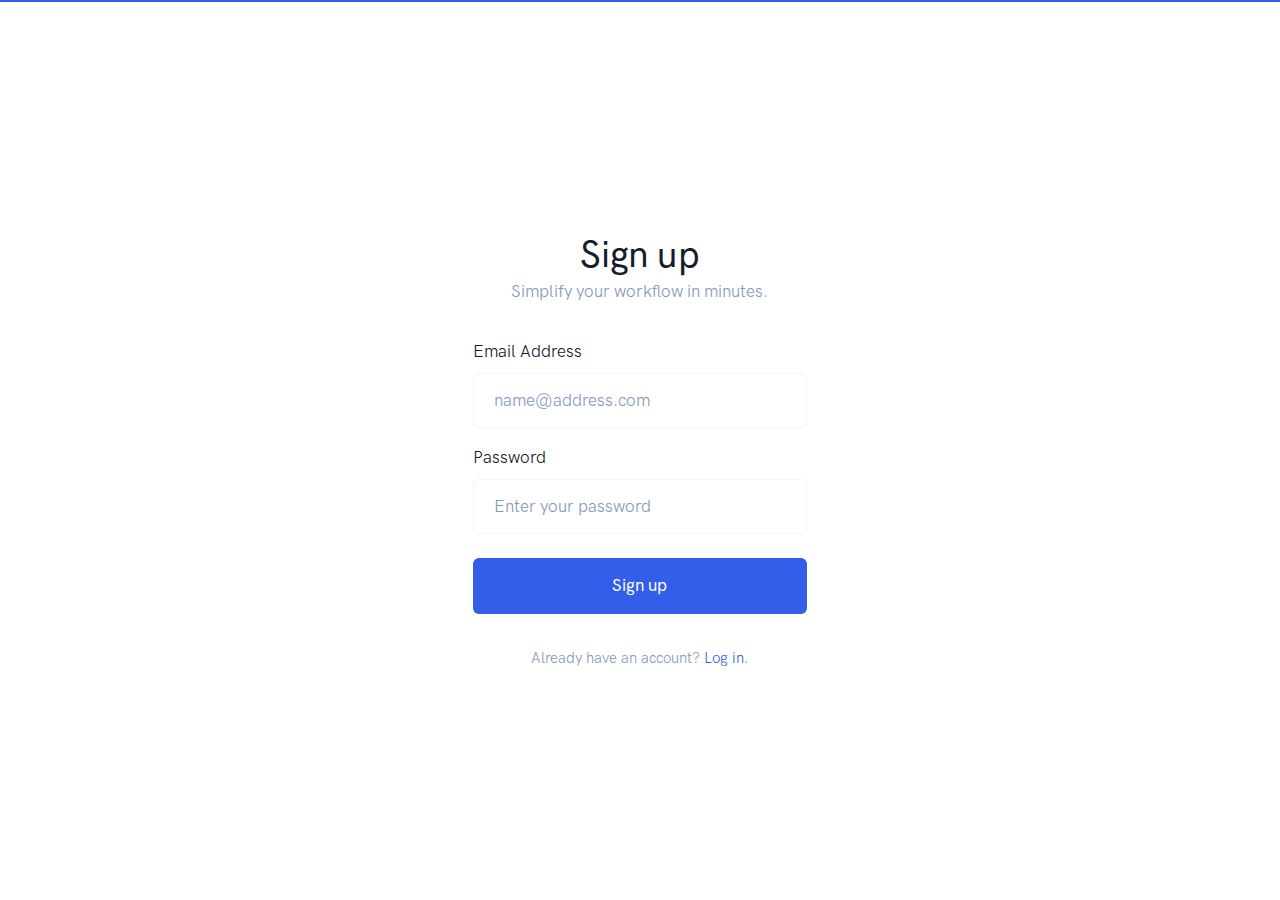
<file: signup.html>
<!doctype html>
<html lang="en">
  <head>
    <meta charset="utf-8" />
    <meta name="viewport" content="width=device-width, initial-scale=1" />
    
    <!-- Favicon -->
    <link rel="shortcut icon" href="./assets/favicon/favicon.ico" type="image/x-icon" />
    
    <!-- Map CSS -->
    <link rel="stylesheet" href="https://api.mapbox.com/mapbox-gl-js/v0.53.0/mapbox-gl.css" />
    
    <!-- Libs CSS -->
    <link rel="stylesheet" href="./assets/css/libs.bundle.css" />
    
    <!-- Theme CSS -->
    <link rel="stylesheet" href="./assets/css/theme.bundle.css" />
    
    <!-- Title -->
    <title>Landkit</title>
  </head>
  <body>

    <!-- CONTENT -->
    <section class="section-border border-primary">
      <div class="container d-flex flex-column">
        <div class="row align-items-center justify-content-center gx-0 min-vh-100">
          <div class="col-12 col-md-5 col-lg-4 py-8 py-md-11">

            <!-- Heading -->
            <h1 class="mb-0 fw-bold text-center">
              Sign up
            </h1>

            <!-- Text -->
            <p class="mb-6 text-center text-muted">
              Simplify your workflow in minutes.
            </p>

            <!-- Form -->
            <form class="mb-6">

              <!-- Email -->
              <div class="form-group">
                <label class="form-label" for="email">
                  Email Address
                </label>
                <input type="email" class="form-control" id="email" placeholder="name@address.com">
              </div>

              <!-- Password -->
              <div class="form-group mb-5">
                <label class="form-label" for="password">
                  Password
                </label>
                <input type="password" class="form-control" id="password" placeholder="Enter your password">
              </div>

              <!-- Submit -->
              <button class="btn w-100 btn-primary" type="submit">
                Sign up
              </button>

            </form>

            <!-- Text -->
            <p class="mb-0 fs-sm text-center text-muted">
              Already have an account? <a href="signin.html">Log in</a>.
            </p>

          </div>
        </div> <!-- / .row -->
      </div> <!-- / .container -->
    </section>

    <!-- JAVASCRIPT -->
    <!-- Map JS -->
    <script src='https://api.mapbox.com/mapbox-gl-js/v0.53.0/mapbox-gl.js'></script>
    
    <!-- Vendor JS -->
    <script src="./assets/js/vendor.bundle.js"></script>
    
    <!-- Theme JS -->
    <script src="./assets/js/theme.bundle.js"></script>

  </body>
</html>
</file>
<file: assets/css/style.css>
.bg-drak_blue {
    background-color: #223c66!important
}
.navbar-brand {
    width: 100px;
	padding-bottom: -0.85rem!important;
    padding-top: -0.85rem!important;
}

.navbar-brand-img {
    max-height: 3.4rem!important;
}
.navbar-text {
    color: #d0d0d0!important;
	line-height: 1.2!important;

}
.navbar-text a:link, a:visited, a:hover, a:active {
    text-decoration: none!important;
	cursor: pointer; 
}
.navbar-text hover {
    text-decoration: none;
}

.bg-light_blue {
    background-color: #1a5f89!important;
}
.text-gray-200A {
    color: #223c66!important;
}
.text-darkA {
    color: #223c66!important;
}
.img-fluidA {
    max-width: 65%!important;
}
.icon>svg {
    height: 5rem!important;
    width: 5rem!important;
}
.welcomtext{
	font-weight:bold!important;
	font-size: 4rem;
}
.nav-menu {
    color: #d0d0d0!important;
}
.nav-space{
	margin: 0 20px;
}
@media (max-width: 991.98px){
.display-3 {
    font-size: 2.10rem!important;
}
	.navbar-text {
     color: #335eea!important;
}
	.welcomtext{
	font-weight:bold!important;
	font-size: 3rem;
}
	.nav-menu {
    color: #335eea!important;
}
	.nav-space{
	margin: 0 0px;
}
	}
</file>
<file: assets/css/libs.bundle.css>
[data-aos][data-aos][data-aos-duration="50"],body[data-aos-duration="50"] [data-aos]{transition-duration:50ms}[data-aos][data-aos][data-aos-delay="50"],body[data-aos-delay="50"] [data-aos]{transition-delay:0s}[data-aos][data-aos][data-aos-delay="50"].aos-animate,body[data-aos-delay="50"] [data-aos].aos-animate{transition-delay:50ms}[data-aos][data-aos][data-aos-duration="100"],body[data-aos-duration="100"] [data-aos]{transition-duration:.1s}[data-aos][data-aos][data-aos-delay="100"],body[data-aos-delay="100"] [data-aos]{transition-delay:0s}[data-aos][data-aos][data-aos-delay="100"].aos-animate,body[data-aos-delay="100"] [data-aos].aos-animate{transition-delay:.1s}[data-aos][data-aos][data-aos-duration="150"],body[data-aos-duration="150"] [data-aos]{transition-duration:.15s}[data-aos][data-aos][data-aos-delay="150"],body[data-aos-delay="150"] [data-aos]{transition-delay:0s}[data-aos][data-aos][data-aos-delay="150"].aos-animate,body[data-aos-delay="150"] [data-aos].aos-animate{transition-delay:.15s}[data-aos][data-aos][data-aos-duration="200"],body[data-aos-duration="200"] [data-aos]{transition-duration:.2s}[data-aos][data-aos][data-aos-delay="200"],body[data-aos-delay="200"] [data-aos]{transition-delay:0s}[data-aos][data-aos][data-aos-delay="200"].aos-animate,body[data-aos-delay="200"] [data-aos].aos-animate{transition-delay:.2s}[data-aos][data-aos][data-aos-duration="250"],body[data-aos-duration="250"] [data-aos]{transition-duration:.25s}[data-aos][data-aos][data-aos-delay="250"],body[data-aos-delay="250"] [data-aos]{transition-delay:0s}[data-aos][data-aos][data-aos-delay="250"].aos-animate,body[data-aos-delay="250"] [data-aos].aos-animate{transition-delay:.25s}[data-aos][data-aos][data-aos-duration="300"],body[data-aos-duration="300"] [data-aos]{transition-duration:.3s}[data-aos][data-aos][data-aos-delay="300"],body[data-aos-delay="300"] [data-aos]{transition-delay:0s}[data-aos][data-aos][data-aos-delay="300"].aos-animate,body[data-aos-delay="300"] [data-aos].aos-animate{transition-delay:.3s}[data-aos][data-aos][data-aos-duration="350"],body[data-aos-duration="350"] [data-aos]{transition-duration:.35s}[data-aos][data-aos][data-aos-delay="350"],body[data-aos-delay="350"] [data-aos]{transition-delay:0s}[data-aos][data-aos][data-aos-delay="350"].aos-animate,body[data-aos-delay="350"] [data-aos].aos-animate{transition-delay:.35s}[data-aos][data-aos][data-aos-duration="400"],body[data-aos-duration="400"] [data-aos]{transition-duration:.4s}[data-aos][data-aos][data-aos-delay="400"],body[data-aos-delay="400"] [data-aos]{transition-delay:0s}[data-aos][data-aos][data-aos-delay="400"].aos-animate,body[data-aos-delay="400"] [data-aos].aos-animate{transition-delay:.4s}[data-aos][data-aos][data-aos-duration="450"],body[data-aos-duration="450"] [data-aos]{transition-duration:.45s}[data-aos][data-aos][data-aos-delay="450"],body[data-aos-delay="450"] [data-aos]{transition-delay:0s}[data-aos][data-aos][data-aos-delay="450"].aos-animate,body[data-aos-delay="450"] [data-aos].aos-animate{transition-delay:.45s}[data-aos][data-aos][data-aos-duration="500"],body[data-aos-duration="500"] [data-aos]{transition-duration:.5s}[data-aos][data-aos][data-aos-delay="500"],body[data-aos-delay="500"] [data-aos]{transition-delay:0s}[data-aos][data-aos][data-aos-delay="500"].aos-animate,body[data-aos-delay="500"] [data-aos].aos-animate{transition-delay:.5s}[data-aos][data-aos][data-aos-duration="550"],body[data-aos-duration="550"] [data-aos]{transition-duration:.55s}[data-aos][data-aos][data-aos-delay="550"],body[data-aos-delay="550"] [data-aos]{transition-delay:0s}[data-aos][data-aos][data-aos-delay="550"].aos-animate,body[data-aos-delay="550"] [data-aos].aos-animate{transition-delay:.55s}[data-aos][data-aos][data-aos-duration="600"],body[data-aos-duration="600"] [data-aos]{transition-duration:.6s}[data-aos][data-aos][data-aos-delay="600"],body[data-aos-delay="600"] [data-aos]{transition-delay:0s}[data-aos][data-aos][data-aos-delay="600"].aos-animate,body[data-aos-delay="600"] [data-aos].aos-animate{transition-delay:.6s}[data-aos][data-aos][data-aos-duration="650"],body[data-aos-duration="650"] [data-aos]{transition-duration:.65s}[data-aos][data-aos][data-aos-delay="650"],body[data-aos-delay="650"] [data-aos]{transition-delay:0s}[data-aos][data-aos][data-aos-delay="650"].aos-animate,body[data-aos-delay="650"] [data-aos].aos-animate{transition-delay:.65s}[data-aos][data-aos][data-aos-duration="700"],body[data-aos-duration="700"] [data-aos]{transition-duration:.7s}[data-aos][data-aos][data-aos-delay="700"],body[data-aos-delay="700"] [data-aos]{transition-delay:0s}[data-aos][data-aos][data-aos-delay="700"].aos-animate,body[data-aos-delay="700"] [data-aos].aos-animate{transition-delay:.7s}[data-aos][data-aos][data-aos-duration="750"],body[data-aos-duration="750"] [data-aos]{transition-duration:.75s}[data-aos][data-aos][data-aos-delay="750"],body[data-aos-delay="750"] [data-aos]{transition-delay:0s}[data-aos][data-aos][data-aos-delay="750"].aos-animate,body[data-aos-delay="750"] [data-aos].aos-animate{transition-delay:.75s}[data-aos][data-aos][data-aos-duration="800"],body[data-aos-duration="800"] [data-aos]{transition-duration:.8s}[data-aos][data-aos][data-aos-delay="800"],body[data-aos-delay="800"] [data-aos]{transition-delay:0s}[data-aos][data-aos][data-aos-delay="800"].aos-animate,body[data-aos-delay="800"] [data-aos].aos-animate{transition-delay:.8s}[data-aos][data-aos][data-aos-duration="850"],body[data-aos-duration="850"] [data-aos]{transition-duration:.85s}[data-aos][data-aos][data-aos-delay="850"],body[data-aos-delay="850"] [data-aos]{transition-delay:0s}[data-aos][data-aos][data-aos-delay="850"].aos-animate,body[data-aos-delay="850"] [data-aos].aos-animate{transition-delay:.85s}[data-aos][data-aos][data-aos-duration="900"],body[data-aos-duration="900"] [data-aos]{transition-duration:.9s}[data-aos][data-aos][data-aos-delay="900"],body[data-aos-delay="900"] [data-aos]{transition-delay:0s}[data-aos][data-aos][data-aos-delay="900"].aos-animate,body[data-aos-delay="900"] [data-aos].aos-animate{transition-delay:.9s}[data-aos][data-aos][data-aos-duration="950"],body[data-aos-duration="950"] [data-aos]{transition-duration:.95s}[data-aos][data-aos][data-aos-delay="950"],body[data-aos-delay="950"] [data-aos]{transition-delay:0s}[data-aos][data-aos][data-aos-delay="950"].aos-animate,body[data-aos-delay="950"] [data-aos].aos-animate{transition-delay:.95s}[data-aos][data-aos][data-aos-duration="1000"],body[data-aos-duration="1000"] [data-aos]{transition-duration:1s}[data-aos][data-aos][data-aos-delay="1000"],body[data-aos-delay="1000"] [data-aos]{transition-delay:0s}[data-aos][data-aos][data-aos-delay="1000"].aos-animate,body[data-aos-delay="1000"] [data-aos].aos-animate{transition-delay:1s}[data-aos][data-aos][data-aos-duration="1050"],body[data-aos-duration="1050"] [data-aos]{transition-duration:1.05s}[data-aos][data-aos][data-aos-delay="1050"],body[data-aos-delay="1050"] [data-aos]{transition-delay:0s}[data-aos][data-aos][data-aos-delay="1050"].aos-animate,body[data-aos-delay="1050"] [data-aos].aos-animate{transition-delay:1.05s}[data-aos][data-aos][data-aos-duration="1100"],body[data-aos-duration="1100"] [data-aos]{transition-duration:1.1s}[data-aos][data-aos][data-aos-delay="1100"],body[data-aos-delay="1100"] [data-aos]{transition-delay:0s}[data-aos][data-aos][data-aos-delay="1100"].aos-animate,body[data-aos-delay="1100"] [data-aos].aos-animate{transition-delay:1.1s}[data-aos][data-aos][data-aos-duration="1150"],body[data-aos-duration="1150"] [data-aos]{transition-duration:1.15s}[data-aos][data-aos][data-aos-delay="1150"],body[data-aos-delay="1150"] [data-aos]{transition-delay:0s}[data-aos][data-aos][data-aos-delay="1150"].aos-animate,body[data-aos-delay="1150"] [data-aos].aos-animate{transition-delay:1.15s}[data-aos][data-aos][data-aos-duration="1200"],body[data-aos-duration="1200"] [data-aos]{transition-duration:1.2s}[data-aos][data-aos][data-aos-delay="1200"],body[data-aos-delay="1200"] [data-aos]{transition-delay:0s}[data-aos][data-aos][data-aos-delay="1200"].aos-animate,body[data-aos-delay="1200"] [data-aos].aos-animate{transition-delay:1.2s}[data-aos][data-aos][data-aos-duration="1250"],body[data-aos-duration="1250"] [data-aos]{transition-duration:1.25s}[data-aos][data-aos][data-aos-delay="1250"],body[data-aos-delay="1250"] [data-aos]{transition-delay:0s}[data-aos][data-aos][data-aos-delay="1250"].aos-animate,body[data-aos-delay="1250"] [data-aos].aos-animate{transition-delay:1.25s}[data-aos][data-aos][data-aos-duration="1300"],body[data-aos-duration="1300"] [data-aos]{transition-duration:1.3s}[data-aos][data-aos][data-aos-delay="1300"],body[data-aos-delay="1300"] [data-aos]{transition-delay:0s}[data-aos][data-aos][data-aos-delay="1300"].aos-animate,body[data-aos-delay="1300"] [data-aos].aos-animate{transition-delay:1.3s}[data-aos][data-aos][data-aos-duration="1350"],body[data-aos-duration="1350"] [data-aos]{transition-duration:1.35s}[data-aos][data-aos][data-aos-delay="1350"],body[data-aos-delay="1350"] [data-aos]{transition-delay:0s}[data-aos][data-aos][data-aos-delay="1350"].aos-animate,body[data-aos-delay="1350"] [data-aos].aos-animate{transition-delay:1.35s}[data-aos][data-aos][data-aos-duration="1400"],body[data-aos-duration="1400"] [data-aos]{transition-duration:1.4s}[data-aos][data-aos][data-aos-delay="1400"],body[data-aos-delay="1400"] [data-aos]{transition-delay:0s}[data-aos][data-aos][data-aos-delay="1400"].aos-animate,body[data-aos-delay="1400"] [data-aos].aos-animate{transition-delay:1.4s}[data-aos][data-aos][data-aos-duration="1450"],body[data-aos-duration="1450"] [data-aos]{transition-duration:1.45s}[data-aos][data-aos][data-aos-delay="1450"],body[data-aos-delay="1450"] [data-aos]{transition-delay:0s}[data-aos][data-aos][data-aos-delay="1450"].aos-animate,body[data-aos-delay="1450"] [data-aos].aos-animate{transition-delay:1.45s}[data-aos][data-aos][data-aos-duration="1500"],body[data-aos-duration="1500"] [data-aos]{transition-duration:1.5s}[data-aos][data-aos][data-aos-delay="1500"],body[data-aos-delay="1500"] [data-aos]{transition-delay:0s}[data-aos][data-aos][data-aos-delay="1500"].aos-animate,body[data-aos-delay="1500"] [data-aos].aos-animate{transition-delay:1.5s}[data-aos][data-aos][data-aos-duration="1550"],body[data-aos-duration="1550"] [data-aos]{transition-duration:1.55s}[data-aos][data-aos][data-aos-delay="1550"],body[data-aos-delay="1550"] [data-aos]{transition-delay:0s}[data-aos][data-aos][data-aos-delay="1550"].aos-animate,body[data-aos-delay="1550"] [data-aos].aos-animate{transition-delay:1.55s}[data-aos][data-aos][data-aos-duration="1600"],body[data-aos-duration="1600"] [data-aos]{transition-duration:1.6s}[data-aos][data-aos][data-aos-delay="1600"],body[data-aos-delay="1600"] [data-aos]{transition-delay:0s}[data-aos][data-aos][data-aos-delay="1600"].aos-animate,body[data-aos-delay="1600"] [data-aos].aos-animate{transition-delay:1.6s}[data-aos][data-aos][data-aos-duration="1650"],body[data-aos-duration="1650"] [data-aos]{transition-duration:1.65s}[data-aos][data-aos][data-aos-delay="1650"],body[data-aos-delay="1650"] [data-aos]{transition-delay:0s}[data-aos][data-aos][data-aos-delay="1650"].aos-animate,body[data-aos-delay="1650"] [data-aos].aos-animate{transition-delay:1.65s}[data-aos][data-aos][data-aos-duration="1700"],body[data-aos-duration="1700"] [data-aos]{transition-duration:1.7s}[data-aos][data-aos][data-aos-delay="1700"],body[data-aos-delay="1700"] [data-aos]{transition-delay:0s}[data-aos][data-aos][data-aos-delay="1700"].aos-animate,body[data-aos-delay="1700"] [data-aos].aos-animate{transition-delay:1.7s}[data-aos][data-aos][data-aos-duration="1750"],body[data-aos-duration="1750"] [data-aos]{transition-duration:1.75s}[data-aos][data-aos][data-aos-delay="1750"],body[data-aos-delay="1750"] [data-aos]{transition-delay:0s}[data-aos][data-aos][data-aos-delay="1750"].aos-animate,body[data-aos-delay="1750"] [data-aos].aos-animate{transition-delay:1.75s}[data-aos][data-aos][data-aos-duration="1800"],body[data-aos-duration="1800"] [data-aos]{transition-duration:1.8s}[data-aos][data-aos][data-aos-delay="1800"],body[data-aos-delay="1800"] [data-aos]{transition-delay:0s}[data-aos][data-aos][data-aos-delay="1800"].aos-animate,body[data-aos-delay="1800"] [data-aos].aos-animate{transition-delay:1.8s}[data-aos][data-aos][data-aos-duration="1850"],body[data-aos-duration="1850"] [data-aos]{transition-duration:1.85s}[data-aos][data-aos][data-aos-delay="1850"],body[data-aos-delay="1850"] [data-aos]{transition-delay:0s}[data-aos][data-aos][data-aos-delay="1850"].aos-animate,body[data-aos-delay="1850"] [data-aos].aos-animate{transition-delay:1.85s}[data-aos][data-aos][data-aos-duration="1900"],body[data-aos-duration="1900"] [data-aos]{transition-duration:1.9s}[data-aos][data-aos][data-aos-delay="1900"],body[data-aos-delay="1900"] [data-aos]{transition-delay:0s}[data-aos][data-aos][data-aos-delay="1900"].aos-animate,body[data-aos-delay="1900"] [data-aos].aos-animate{transition-delay:1.9s}[data-aos][data-aos][data-aos-duration="1950"],body[data-aos-duration="1950"] [data-aos]{transition-duration:1.95s}[data-aos][data-aos][data-aos-delay="1950"],body[data-aos-delay="1950"] [data-aos]{transition-delay:0s}[data-aos][data-aos][data-aos-delay="1950"].aos-animate,body[data-aos-delay="1950"] [data-aos].aos-animate{transition-delay:1.95s}[data-aos][data-aos][data-aos-duration="2000"],body[data-aos-duration="2000"] [data-aos]{transition-duration:2s}[data-aos][data-aos][data-aos-delay="2000"],body[data-aos-delay="2000"] [data-aos]{transition-delay:0s}[data-aos][data-aos][data-aos-delay="2000"].aos-animate,body[data-aos-delay="2000"] [data-aos].aos-animate{transition-delay:2s}[data-aos][data-aos][data-aos-duration="2050"],body[data-aos-duration="2050"] [data-aos]{transition-duration:2.05s}[data-aos][data-aos][data-aos-delay="2050"],body[data-aos-delay="2050"] [data-aos]{transition-delay:0s}[data-aos][data-aos][data-aos-delay="2050"].aos-animate,body[data-aos-delay="2050"] [data-aos].aos-animate{transition-delay:2.05s}[data-aos][data-aos][data-aos-duration="2100"],body[data-aos-duration="2100"] [data-aos]{transition-duration:2.1s}[data-aos][data-aos][data-aos-delay="2100"],body[data-aos-delay="2100"] [data-aos]{transition-delay:0s}[data-aos][data-aos][data-aos-delay="2100"].aos-animate,body[data-aos-delay="2100"] [data-aos].aos-animate{transition-delay:2.1s}[data-aos][data-aos][data-aos-duration="2150"],body[data-aos-duration="2150"] [data-aos]{transition-duration:2.15s}[data-aos][data-aos][data-aos-delay="2150"],body[data-aos-delay="2150"] [data-aos]{transition-delay:0s}[data-aos][data-aos][data-aos-delay="2150"].aos-animate,body[data-aos-delay="2150"] [data-aos].aos-animate{transition-delay:2.15s}[data-aos][data-aos][data-aos-duration="2200"],body[data-aos-duration="2200"] [data-aos]{transition-duration:2.2s}[data-aos][data-aos][data-aos-delay="2200"],body[data-aos-delay="2200"] [data-aos]{transition-delay:0s}[data-aos][data-aos][data-aos-delay="2200"].aos-animate,body[data-aos-delay="2200"] [data-aos].aos-animate{transition-delay:2.2s}[data-aos][data-aos][data-aos-duration="2250"],body[data-aos-duration="2250"] [data-aos]{transition-duration:2.25s}[data-aos][data-aos][data-aos-delay="2250"],body[data-aos-delay="2250"] [data-aos]{transition-delay:0s}[data-aos][data-aos][data-aos-delay="2250"].aos-animate,body[data-aos-delay="2250"] [data-aos].aos-animate{transition-delay:2.25s}[data-aos][data-aos][data-aos-duration="2300"],body[data-aos-duration="2300"] [data-aos]{transition-duration:2.3s}[data-aos][data-aos][data-aos-delay="2300"],body[data-aos-delay="2300"] [data-aos]{transition-delay:0s}[data-aos][data-aos][data-aos-delay="2300"].aos-animate,body[data-aos-delay="2300"] [data-aos].aos-animate{transition-delay:2.3s}[data-aos][data-aos][data-aos-duration="2350"],body[data-aos-duration="2350"] [data-aos]{transition-duration:2.35s}[data-aos][data-aos][data-aos-delay="2350"],body[data-aos-delay="2350"] [data-aos]{transition-delay:0s}[data-aos][data-aos][data-aos-delay="2350"].aos-animate,body[data-aos-delay="2350"] [data-aos].aos-animate{transition-delay:2.35s}[data-aos][data-aos][data-aos-duration="2400"],body[data-aos-duration="2400"] [data-aos]{transition-duration:2.4s}[data-aos][data-aos][data-aos-delay="2400"],body[data-aos-delay="2400"] [data-aos]{transition-delay:0s}[data-aos][data-aos][data-aos-delay="2400"].aos-animate,body[data-aos-delay="2400"] [data-aos].aos-animate{transition-delay:2.4s}[data-aos][data-aos][data-aos-duration="2450"],body[data-aos-duration="2450"] [data-aos]{transition-duration:2.45s}[data-aos][data-aos][data-aos-delay="2450"],body[data-aos-delay="2450"] [data-aos]{transition-delay:0s}[data-aos][data-aos][data-aos-delay="2450"].aos-animate,body[data-aos-delay="2450"] [data-aos].aos-animate{transition-delay:2.45s}[data-aos][data-aos][data-aos-duration="2500"],body[data-aos-duration="2500"] [data-aos]{transition-duration:2.5s}[data-aos][data-aos][data-aos-delay="2500"],body[data-aos-delay="2500"] [data-aos]{transition-delay:0s}[data-aos][data-aos][data-aos-delay="2500"].aos-animate,body[data-aos-delay="2500"] [data-aos].aos-animate{transition-delay:2.5s}[data-aos][data-aos][data-aos-duration="2550"],body[data-aos-duration="2550"] [data-aos]{transition-duration:2.55s}[data-aos][data-aos][data-aos-delay="2550"],body[data-aos-delay="2550"] [data-aos]{transition-delay:0s}[data-aos][data-aos][data-aos-delay="2550"].aos-animate,body[data-aos-delay="2550"] [data-aos].aos-animate{transition-delay:2.55s}[data-aos][data-aos][data-aos-duration="2600"],body[data-aos-duration="2600"] [data-aos]{transition-duration:2.6s}[data-aos][data-aos][data-aos-delay="2600"],body[data-aos-delay="2600"] [data-aos]{transition-delay:0s}[data-aos][data-aos][data-aos-delay="2600"].aos-animate,body[data-aos-delay="2600"] [data-aos].aos-animate{transition-delay:2.6s}[data-aos][data-aos][data-aos-duration="2650"],body[data-aos-duration="2650"] [data-aos]{transition-duration:2.65s}[data-aos][data-aos][data-aos-delay="2650"],body[data-aos-delay="2650"] [data-aos]{transition-delay:0s}[data-aos][data-aos][data-aos-delay="2650"].aos-animate,body[data-aos-delay="2650"] [data-aos].aos-animate{transition-delay:2.65s}[data-aos][data-aos][data-aos-duration="2700"],body[data-aos-duration="2700"] [data-aos]{transition-duration:2.7s}[data-aos][data-aos][data-aos-delay="2700"],body[data-aos-delay="2700"] [data-aos]{transition-delay:0s}[data-aos][data-aos][data-aos-delay="2700"].aos-animate,body[data-aos-delay="2700"] [data-aos].aos-animate{transition-delay:2.7s}[data-aos][data-aos][data-aos-duration="2750"],body[data-aos-duration="2750"] [data-aos]{transition-duration:2.75s}[data-aos][data-aos][data-aos-delay="2750"],body[data-aos-delay="2750"] [data-aos]{transition-delay:0s}[data-aos][data-aos][data-aos-delay="2750"].aos-animate,body[data-aos-delay="2750"] [data-aos].aos-animate{transition-delay:2.75s}[data-aos][data-aos][data-aos-duration="2800"],body[data-aos-duration="2800"] [data-aos]{transition-duration:2.8s}[data-aos][data-aos][data-aos-delay="2800"],body[data-aos-delay="2800"] [data-aos]{transition-delay:0s}[data-aos][data-aos][data-aos-delay="2800"].aos-animate,body[data-aos-delay="2800"] [data-aos].aos-animate{transition-delay:2.8s}[data-aos][data-aos][data-aos-duration="2850"],body[data-aos-duration="2850"] [data-aos]{transition-duration:2.85s}[data-aos][data-aos][data-aos-delay="2850"],body[data-aos-delay="2850"] [data-aos]{transition-delay:0s}[data-aos][data-aos][data-aos-delay="2850"].aos-animate,body[data-aos-delay="2850"] [data-aos].aos-animate{transition-delay:2.85s}[data-aos][data-aos][data-aos-duration="2900"],body[data-aos-duration="2900"] [data-aos]{transition-duration:2.9s}[data-aos][data-aos][data-aos-delay="2900"],body[data-aos-delay="2900"] [data-aos]{transition-delay:0s}[data-aos][data-aos][data-aos-delay="2900"].aos-animate,body[data-aos-delay="2900"] [data-aos].aos-animate{transition-delay:2.9s}[data-aos][data-aos][data-aos-duration="2950"],body[data-aos-duration="2950"] [data-aos]{transition-duration:2.95s}[data-aos][data-aos][data-aos-delay="2950"],body[data-aos-delay="2950"] [data-aos]{transition-delay:0s}[data-aos][data-aos][data-aos-delay="2950"].aos-animate,body[data-aos-delay="2950"] [data-aos].aos-animate{transition-delay:2.95s}[data-aos][data-aos][data-aos-duration="3000"],body[data-aos-duration="3000"] [data-aos]{transition-duration:3s}[data-aos][data-aos][data-aos-delay="3000"],body[data-aos-delay="3000"] [data-aos]{transition-delay:0s}[data-aos][data-aos][data-aos-delay="3000"].aos-animate,body[data-aos-delay="3000"] [data-aos].aos-animate{transition-delay:3s}[data-aos]{pointer-events:none}[data-aos].aos-animate{pointer-events:auto}[data-aos][data-aos][data-aos-easing=linear],body[data-aos-easing=linear] [data-aos]{transition-timing-function:cubic-bezier(.25,.25,.75,.75)}[data-aos][data-aos][data-aos-easing=ease],body[data-aos-easing=ease] [data-aos]{transition-timing-function:ease}[data-aos][data-aos][data-aos-easing=ease-in],body[data-aos-easing=ease-in] [data-aos]{transition-timing-function:ease-in}[data-aos][data-aos][data-aos-easing=ease-out],body[data-aos-easing=ease-out] [data-aos]{transition-timing-function:ease-out}[data-aos][data-aos][data-aos-easing=ease-in-out],body[data-aos-easing=ease-in-out] [data-aos]{transition-timing-function:ease-in-out}[data-aos][data-aos][data-aos-easing=ease-in-back],body[data-aos-easing=ease-in-back] [data-aos]{transition-timing-function:cubic-bezier(.6,-.28,.735,.045)}[data-aos][data-aos][data-aos-easing=ease-out-back],body[data-aos-easing=ease-out-back] [data-aos]{transition-timing-function:cubic-bezier(.175,.885,.32,1.275)}[data-aos][data-aos][data-aos-easing=ease-in-out-back],body[data-aos-easing=ease-in-out-back] [data-aos]{transition-timing-function:cubic-bezier(.68,-.55,.265,1.55)}[data-aos][data-aos][data-aos-easing=ease-in-sine],body[data-aos-easing=ease-in-sine] [data-aos]{transition-timing-function:cubic-bezier(.47,0,.745,.715)}[data-aos][data-aos][data-aos-easing=ease-out-sine],body[data-aos-easing=ease-out-sine] [data-aos]{transition-timing-function:cubic-bezier(.39,.575,.565,1)}[data-aos][data-aos][data-aos-easing=ease-in-out-sine],body[data-aos-easing=ease-in-out-sine] [data-aos]{transition-timing-function:cubic-bezier(.445,.05,.55,.95)}[data-aos][data-aos][data-aos-easing=ease-in-quad],body[data-aos-easing=ease-in-quad] [data-aos]{transition-timing-function:cubic-bezier(.55,.085,.68,.53)}[data-aos][data-aos][data-aos-easing=ease-out-quad],body[data-aos-easing=ease-out-quad] [data-aos]{transition-timing-function:cubic-bezier(.25,.46,.45,.94)}[data-aos][data-aos][data-aos-easing=ease-in-out-quad],body[data-aos-easing=ease-in-out-quad] [data-aos]{transition-timing-function:cubic-bezier(.455,.03,.515,.955)}[data-aos][data-aos][data-aos-easing=ease-in-cubic],body[data-aos-easing=ease-in-cubic] [data-aos]{transition-timing-function:cubic-bezier(.55,.085,.68,.53)}[data-aos][data-aos][data-aos-easing=ease-out-cubic],body[data-aos-easing=ease-out-cubic] [data-aos]{transition-timing-function:cubic-bezier(.25,.46,.45,.94)}[data-aos][data-aos][data-aos-easing=ease-in-out-cubic],body[data-aos-easing=ease-in-out-cubic] [data-aos]{transition-timing-function:cubic-bezier(.455,.03,.515,.955)}[data-aos][data-aos][data-aos-easing=ease-in-quart],body[data-aos-easing=ease-in-quart] [data-aos]{transition-timing-function:cubic-bezier(.55,.085,.68,.53)}[data-aos][data-aos][data-aos-easing=ease-out-quart],body[data-aos-easing=ease-out-quart] [data-aos]{transition-timing-function:cubic-bezier(.25,.46,.45,.94)}[data-aos][data-aos][data-aos-easing=ease-in-out-quart],body[data-aos-easing=ease-in-out-quart] [data-aos]{transition-timing-function:cubic-bezier(.455,.03,.515,.955)}@media screen{html:not(.no-js) [data-aos^=fade][data-aos^=fade]{opacity:0;transition-property:opacity,-webkit-transform;transition-property:opacity,transform;transition-property:opacity,transform,-webkit-transform}html:not(.no-js) [data-aos^=fade][data-aos^=fade].aos-animate{opacity:1;-webkit-transform:none;transform:none}html:not(.no-js) [data-aos=fade-up]{-webkit-transform:translate3d(0,100px,0);transform:translate3d(0,100px,0)}html:not(.no-js) [data-aos=fade-down]{-webkit-transform:translate3d(0,-100px,0);transform:translate3d(0,-100px,0)}html:not(.no-js) [data-aos=fade-right]{-webkit-transform:translate3d(-100px,0,0);transform:translate3d(-100px,0,0)}html:not(.no-js) [data-aos=fade-left]{-webkit-transform:translate3d(100px,0,0);transform:translate3d(100px,0,0)}html:not(.no-js) [data-aos=fade-up-right]{-webkit-transform:translate3d(-100px,100px,0);transform:translate3d(-100px,100px,0)}html:not(.no-js) [data-aos=fade-up-left]{-webkit-transform:translate3d(100px,100px,0);transform:translate3d(100px,100px,0)}html:not(.no-js) [data-aos=fade-down-right]{-webkit-transform:translate3d(-100px,-100px,0);transform:translate3d(-100px,-100px,0)}html:not(.no-js) [data-aos=fade-down-left]{-webkit-transform:translate3d(100px,-100px,0);transform:translate3d(100px,-100px,0)}html:not(.no-js) [data-aos^=zoom][data-aos^=zoom]{opacity:0;transition-property:opacity,-webkit-transform;transition-property:opacity,transform;transition-property:opacity,transform,-webkit-transform}html:not(.no-js) [data-aos^=zoom][data-aos^=zoom].aos-animate{opacity:1;-webkit-transform:translateZ(0) scale(1);transform:translateZ(0) scale(1)}html:not(.no-js) [data-aos=zoom-in]{-webkit-transform:scale(.6);transform:scale(.6)}html:not(.no-js) [data-aos=zoom-in-up]{-webkit-transform:translate3d(0,100px,0) scale(.6);transform:translate3d(0,100px,0) scale(.6)}html:not(.no-js) [data-aos=zoom-in-down]{-webkit-transform:translate3d(0,-100px,0) scale(.6);transform:translate3d(0,-100px,0) scale(.6)}html:not(.no-js) [data-aos=zoom-in-right]{-webkit-transform:translate3d(-100px,0,0) scale(.6);transform:translate3d(-100px,0,0) scale(.6)}html:not(.no-js) [data-aos=zoom-in-left]{-webkit-transform:translate3d(100px,0,0) scale(.6);transform:translate3d(100px,0,0) scale(.6)}html:not(.no-js) [data-aos=zoom-out]{-webkit-transform:scale(1.2);transform:scale(1.2)}html:not(.no-js) [data-aos=zoom-out-up]{-webkit-transform:translate3d(0,100px,0) scale(1.2);transform:translate3d(0,100px,0) scale(1.2)}html:not(.no-js) [data-aos=zoom-out-down]{-webkit-transform:translate3d(0,-100px,0) scale(1.2);transform:translate3d(0,-100px,0) scale(1.2)}html:not(.no-js) [data-aos=zoom-out-right]{-webkit-transform:translate3d(-100px,0,0) scale(1.2);transform:translate3d(-100px,0,0) scale(1.2)}html:not(.no-js) [data-aos=zoom-out-left]{-webkit-transform:translate3d(100px,0,0) scale(1.2);transform:translate3d(100px,0,0) scale(1.2)}html:not(.no-js) [data-aos^=slide][data-aos^=slide]{transition-property:-webkit-transform;transition-property:transform;transition-property:transform,-webkit-transform;visibility:hidden}html:not(.no-js) [data-aos^=slide][data-aos^=slide].aos-animate{-webkit-transform:translateZ(0);transform:translateZ(0);visibility:visible}html:not(.no-js) [data-aos=slide-up]{-webkit-transform:translate3d(0,100%,0);transform:translate3d(0,100%,0)}html:not(.no-js) [data-aos=slide-down]{-webkit-transform:translate3d(0,-100%,0);transform:translate3d(0,-100%,0)}html:not(.no-js) [data-aos=slide-right]{-webkit-transform:translate3d(-100%,0,0);transform:translate3d(-100%,0,0)}html:not(.no-js) [data-aos=slide-left]{-webkit-transform:translate3d(100%,0,0);transform:translate3d(100%,0,0)}html:not(.no-js) [data-aos^=flip][data-aos^=flip]{-webkit-backface-visibility:hidden;backface-visibility:hidden;transition-property:-webkit-transform;transition-property:transform;transition-property:transform,-webkit-transform}html:not(.no-js) [data-aos=flip-left]{-webkit-transform:perspective(2500px) rotateY(-100deg);transform:perspective(2500px) rotateY(-100deg)}html:not(.no-js) [data-aos=flip-left].aos-animate{-webkit-transform:perspective(2500px) rotateY(0);transform:perspective(2500px) rotateY(0)}html:not(.no-js) [data-aos=flip-right]{-webkit-transform:perspective(2500px) rotateY(100deg);transform:perspective(2500px) rotateY(100deg)}html:not(.no-js) [data-aos=flip-right].aos-animate{-webkit-transform:perspective(2500px) rotateY(0);transform:perspective(2500px) rotateY(0)}html:not(.no-js) [data-aos=flip-up]{-webkit-transform:perspective(2500px) rotateX(-100deg);transform:perspective(2500px) rotateX(-100deg)}html:not(.no-js) [data-aos=flip-up].aos-animate{-webkit-transform:perspective(2500px) rotateX(0);transform:perspective(2500px) rotateX(0)}html:not(.no-js) [data-aos=flip-down]{-webkit-transform:perspective(2500px) rotateX(100deg);transform:perspective(2500px) rotateX(100deg)}html:not(.no-js) [data-aos=flip-down].aos-animate{-webkit-transform:perspective(2500px) rotateX(0);transform:perspective(2500px) rotateX(0)}}
/*! Flickity v2.2.2
https://flickity.metafizzy.co
---------------------------------------------- */.flickity-enabled{position:relative}.flickity-enabled:focus{outline:0}.flickity-viewport{height:100%;overflow:hidden;position:relative}.flickity-slider{height:100%;position:absolute;width:100%}.flickity-enabled.is-draggable{-webkit-tap-highlight-color:transparent;-webkit-user-select:none;-moz-user-select:none;-ms-user-select:none;user-select:none}.flickity-enabled.is-draggable .flickity-viewport{cursor:move;cursor:-webkit-grab;cursor:grab}.flickity-enabled.is-draggable .flickity-viewport.is-pointer-down{cursor:-webkit-grabbing;cursor:grabbing}.flickity-button{background:hsla(0,0%,100%,.75);border:none;color:#333;position:absolute}.flickity-button:hover{background:#fff;cursor:pointer}.flickity-button:focus{box-shadow:0 0 0 5px #19f;outline:0}.flickity-button:active{opacity:.6}.flickity-button:disabled{cursor:auto;opacity:.3;pointer-events:none}.flickity-button-icon{fill:currentColor}.flickity-prev-next-button{border-radius:50%;height:44px;top:50%;transform:translateY(-50%);width:44px}.flickity-prev-next-button.previous{left:10px}.flickity-prev-next-button.next{right:10px}.flickity-rtl .flickity-prev-next-button.previous{left:auto;right:10px}.flickity-rtl .flickity-prev-next-button.next{left:10px;right:auto}.flickity-prev-next-button .flickity-button-icon{height:60%;left:20%;position:absolute;top:20%;width:60%}.flickity-page-dots{bottom:-25px;line-height:1;list-style:none;margin:0;padding:0;position:absolute;text-align:center;width:100%}.flickity-rtl .flickity-page-dots{direction:rtl}.flickity-page-dots .dot{background:#333;border-radius:50%;cursor:pointer;display:inline-block;height:10px;margin:0 8px;opacity:.25;width:10px}.flickity-page-dots .dot.is-selected{opacity:1}.flickity-enabled.is-fade .flickity-slider>*{pointer-events:none;z-index:0}.flickity-enabled.is-fade .flickity-slider>.is-selected{pointer-events:auto;z-index:1}.hljs{background:#1e1e1e;color:#dcdcdc;display:block;overflow-x:auto;padding:.5em}.hljs-keyword,.hljs-link,.hljs-literal,.hljs-name,.hljs-symbol{color:#569cd6}.hljs-link{text-decoration:underline}.hljs-built_in,.hljs-type{color:#4ec9b0}.hljs-class,.hljs-number{color:#b8d7a3}.hljs-meta-string,.hljs-string{color:#d69d85}.hljs-regexp,.hljs-template-tag{color:#9a5334}.hljs-formula,.hljs-function,.hljs-params,.hljs-subst,.hljs-title{color:#dcdcdc}.hljs-comment,.hljs-quote{color:#57a64a;font-style:italic}.hljs-doctag{color:#608b4e}.hljs-meta,.hljs-meta-keyword,.hljs-tag{color:#9b9b9b}.hljs-template-variable,.hljs-variable{color:#bd63c5}.hljs-attr,.hljs-attribute,.hljs-builtin-name{color:#9cdcfe}.hljs-section{color:gold}.hljs-emphasis{font-style:italic}.hljs-strong{font-weight:700}.hljs-bullet,.hljs-selector-attr,.hljs-selector-class,.hljs-selector-id,.hljs-selector-pseudo,.hljs-selector-tag{color:#d7ba7d}.hljs-addition{background-color:#144212}.hljs-addition,.hljs-deletion{display:inline-block;width:100%}.hljs-deletion{background-color:#600}

/*!
 * Quill Editor v1.3.7
 * https://quilljs.com/
 * Copyright (c) 2014, Jason Chen
 * Copyright (c) 2013, salesforce.com
 */.ql-container{box-sizing:border-box;font-family:Helvetica,Arial,sans-serif;font-size:13px;height:100%;margin:0;position:relative}.ql-container.ql-disabled .ql-tooltip{visibility:hidden}.ql-container.ql-disabled .ql-editor ul[data-checked]>li:before{pointer-events:none}.ql-clipboard{height:1px;left:-100000px;overflow-y:hidden;position:absolute;top:50%}.ql-clipboard p{margin:0;padding:0}.ql-editor{word-wrap:break-word;box-sizing:border-box;height:100%;line-height:1.42;outline:none;overflow-y:auto;padding:12px 15px;tab-size:4;-moz-tab-size:4;text-align:left;white-space:pre-wrap}.ql-editor>*{cursor:text}.ql-editor blockquote,.ql-editor h1,.ql-editor h2,.ql-editor h3,.ql-editor h4,.ql-editor h5,.ql-editor h6,.ql-editor ol,.ql-editor p,.ql-editor pre,.ql-editor ul{counter-reset:list-1 list-2 list-3 list-4 list-5 list-6 list-7 list-8 list-9;margin:0;padding:0}.ql-editor ol,.ql-editor ul{padding-left:1.5em}.ql-editor ol>li,.ql-editor ul>li{list-style-type:none}.ql-editor ul>li:before{content:"\2022"}.ql-editor ul[data-checked=false],.ql-editor ul[data-checked=true]{pointer-events:none}.ql-editor ul[data-checked=false]>li *,.ql-editor ul[data-checked=true]>li *{pointer-events:all}.ql-editor ul[data-checked=false]>li:before,.ql-editor ul[data-checked=true]>li:before{color:#777;cursor:pointer;pointer-events:all}.ql-editor ul[data-checked=true]>li:before{content:"\2611"}.ql-editor ul[data-checked=false]>li:before{content:"\2610"}.ql-editor li:before{display:inline-block;white-space:nowrap;width:1.2em}.ql-editor li:not(.ql-direction-rtl):before{margin-left:-1.5em;margin-right:.3em;text-align:right}.ql-editor li.ql-direction-rtl:before{margin-left:.3em;margin-right:-1.5em}.ql-editor ol li:not(.ql-direction-rtl),.ql-editor ul li:not(.ql-direction-rtl){padding-left:1.5em}.ql-editor ol li.ql-direction-rtl,.ql-editor ul li.ql-direction-rtl{padding-right:1.5em}.ql-editor ol li{counter-increment:list-0;counter-reset:list-1 list-2 list-3 list-4 list-5 list-6 list-7 list-8 list-9}.ql-editor ol li:before{content:counter(list-0,decimal) ". "}.ql-editor ol li.ql-indent-1{counter-increment:list-1}.ql-editor ol li.ql-indent-1:before{content:counter(list-1,lower-alpha) ". "}.ql-editor ol li.ql-indent-1{counter-reset:list-2 list-3 list-4 list-5 list-6 list-7 list-8 list-9}.ql-editor ol li.ql-indent-2{counter-increment:list-2}.ql-editor ol li.ql-indent-2:before{content:counter(list-2,lower-roman) ". "}.ql-editor ol li.ql-indent-2{counter-reset:list-3 list-4 list-5 list-6 list-7 list-8 list-9}.ql-editor ol li.ql-indent-3{counter-increment:list-3}.ql-editor ol li.ql-indent-3:before{content:counter(list-3,decimal) ". "}.ql-editor ol li.ql-indent-3{counter-reset:list-4 list-5 list-6 list-7 list-8 list-9}.ql-editor ol li.ql-indent-4{counter-increment:list-4}.ql-editor ol li.ql-indent-4:before{content:counter(list-4,lower-alpha) ". "}.ql-editor ol li.ql-indent-4{counter-reset:list-5 list-6 list-7 list-8 list-9}.ql-editor ol li.ql-indent-5{counter-increment:list-5}.ql-editor ol li.ql-indent-5:before{content:counter(list-5,lower-roman) ". "}.ql-editor ol li.ql-indent-5{counter-reset:list-6 list-7 list-8 list-9}.ql-editor ol li.ql-indent-6{counter-increment:list-6}.ql-editor ol li.ql-indent-6:before{content:counter(list-6,decimal) ". "}.ql-editor ol li.ql-indent-6{counter-reset:list-7 list-8 list-9}.ql-editor ol li.ql-indent-7{counter-increment:list-7}.ql-editor ol li.ql-indent-7:before{content:counter(list-7,lower-alpha) ". "}.ql-editor ol li.ql-indent-7{counter-reset:list-8 list-9}.ql-editor ol li.ql-indent-8{counter-increment:list-8}.ql-editor ol li.ql-indent-8:before{content:counter(list-8,lower-roman) ". "}.ql-editor ol li.ql-indent-8{counter-reset:list-9}.ql-editor ol li.ql-indent-9{counter-increment:list-9}.ql-editor ol li.ql-indent-9:before{content:counter(list-9,decimal) ". "}.ql-editor .ql-indent-1:not(.ql-direction-rtl){padding-left:3em}.ql-editor li.ql-indent-1:not(.ql-direction-rtl){padding-left:4.5em}.ql-editor .ql-indent-1.ql-direction-rtl.ql-align-right{padding-right:3em}.ql-editor li.ql-indent-1.ql-direction-rtl.ql-align-right{padding-right:4.5em}.ql-editor .ql-indent-2:not(.ql-direction-rtl){padding-left:6em}.ql-editor li.ql-indent-2:not(.ql-direction-rtl){padding-left:7.5em}.ql-editor .ql-indent-2.ql-direction-rtl.ql-align-right{padding-right:6em}.ql-editor li.ql-indent-2.ql-direction-rtl.ql-align-right{padding-right:7.5em}.ql-editor .ql-indent-3:not(.ql-direction-rtl){padding-left:9em}.ql-editor li.ql-indent-3:not(.ql-direction-rtl){padding-left:10.5em}.ql-editor .ql-indent-3.ql-direction-rtl.ql-align-right{padding-right:9em}.ql-editor li.ql-indent-3.ql-direction-rtl.ql-align-right{padding-right:10.5em}.ql-editor .ql-indent-4:not(.ql-direction-rtl){padding-left:12em}.ql-editor li.ql-indent-4:not(.ql-direction-rtl){padding-left:13.5em}.ql-editor .ql-indent-4.ql-direction-rtl.ql-align-right{padding-right:12em}.ql-editor li.ql-indent-4.ql-direction-rtl.ql-align-right{padding-right:13.5em}.ql-editor .ql-indent-5:not(.ql-direction-rtl){padding-left:15em}.ql-editor li.ql-indent-5:not(.ql-direction-rtl){padding-left:16.5em}.ql-editor .ql-indent-5.ql-direction-rtl.ql-align-right{padding-right:15em}.ql-editor li.ql-indent-5.ql-direction-rtl.ql-align-right{padding-right:16.5em}.ql-editor .ql-indent-6:not(.ql-direction-rtl){padding-left:18em}.ql-editor li.ql-indent-6:not(.ql-direction-rtl){padding-left:19.5em}.ql-editor .ql-indent-6.ql-direction-rtl.ql-align-right{padding-right:18em}.ql-editor li.ql-indent-6.ql-direction-rtl.ql-align-right{padding-right:19.5em}.ql-editor .ql-indent-7:not(.ql-direction-rtl){padding-left:21em}.ql-editor li.ql-indent-7:not(.ql-direction-rtl){padding-left:22.5em}.ql-editor .ql-indent-7.ql-direction-rtl.ql-align-right{padding-right:21em}.ql-editor li.ql-indent-7.ql-direction-rtl.ql-align-right{padding-right:22.5em}.ql-editor .ql-indent-8:not(.ql-direction-rtl){padding-left:24em}.ql-editor li.ql-indent-8:not(.ql-direction-rtl){padding-left:25.5em}.ql-editor .ql-indent-8.ql-direction-rtl.ql-align-right{padding-right:24em}.ql-editor li.ql-indent-8.ql-direction-rtl.ql-align-right{padding-right:25.5em}.ql-editor .ql-indent-9:not(.ql-direction-rtl){padding-left:27em}.ql-editor li.ql-indent-9:not(.ql-direction-rtl){padding-left:28.5em}.ql-editor .ql-indent-9.ql-direction-rtl.ql-align-right{padding-right:27em}.ql-editor li.ql-indent-9.ql-direction-rtl.ql-align-right{padding-right:28.5em}.ql-editor .ql-video{display:block;max-width:100%}.ql-editor .ql-video.ql-align-center{margin:0 auto}.ql-editor .ql-video.ql-align-right{margin:0 0 0 auto}.ql-editor .ql-bg-black{background-color:#000}.ql-editor .ql-bg-red{background-color:#e60000}.ql-editor .ql-bg-orange{background-color:#f90}.ql-editor .ql-bg-yellow{background-color:#ff0}.ql-editor .ql-bg-green{background-color:#008a00}.ql-editor .ql-bg-blue{background-color:#06c}.ql-editor .ql-bg-purple{background-color:#93f}.ql-editor .ql-color-white{color:#fff}.ql-editor .ql-color-red{color:#e60000}.ql-editor .ql-color-orange{color:#f90}.ql-editor .ql-color-yellow{color:#ff0}.ql-editor .ql-color-green{color:#008a00}.ql-editor .ql-color-blue{color:#06c}.ql-editor .ql-color-purple{color:#93f}.ql-editor .ql-font-serif{font-family:Georgia,Times New Roman,serif}.ql-editor .ql-font-monospace{font-family:Monaco,Courier New,monospace}.ql-editor .ql-size-small{font-size:.75em}.ql-editor .ql-size-large{font-size:1.5em}.ql-editor .ql-size-huge{font-size:2.5em}.ql-editor .ql-direction-rtl{direction:rtl;text-align:inherit}.ql-editor .ql-align-center{text-align:center}.ql-editor .ql-align-justify{text-align:justify}.ql-editor .ql-align-right{text-align:right}.ql-editor.ql-blank:before{color:rgba(0,0,0,.6);content:attr(data-placeholder);font-style:italic;left:15px;pointer-events:none;position:absolute;right:15px}
/*# sourceMappingURL=libs.bundle.css.map*/
</file>
